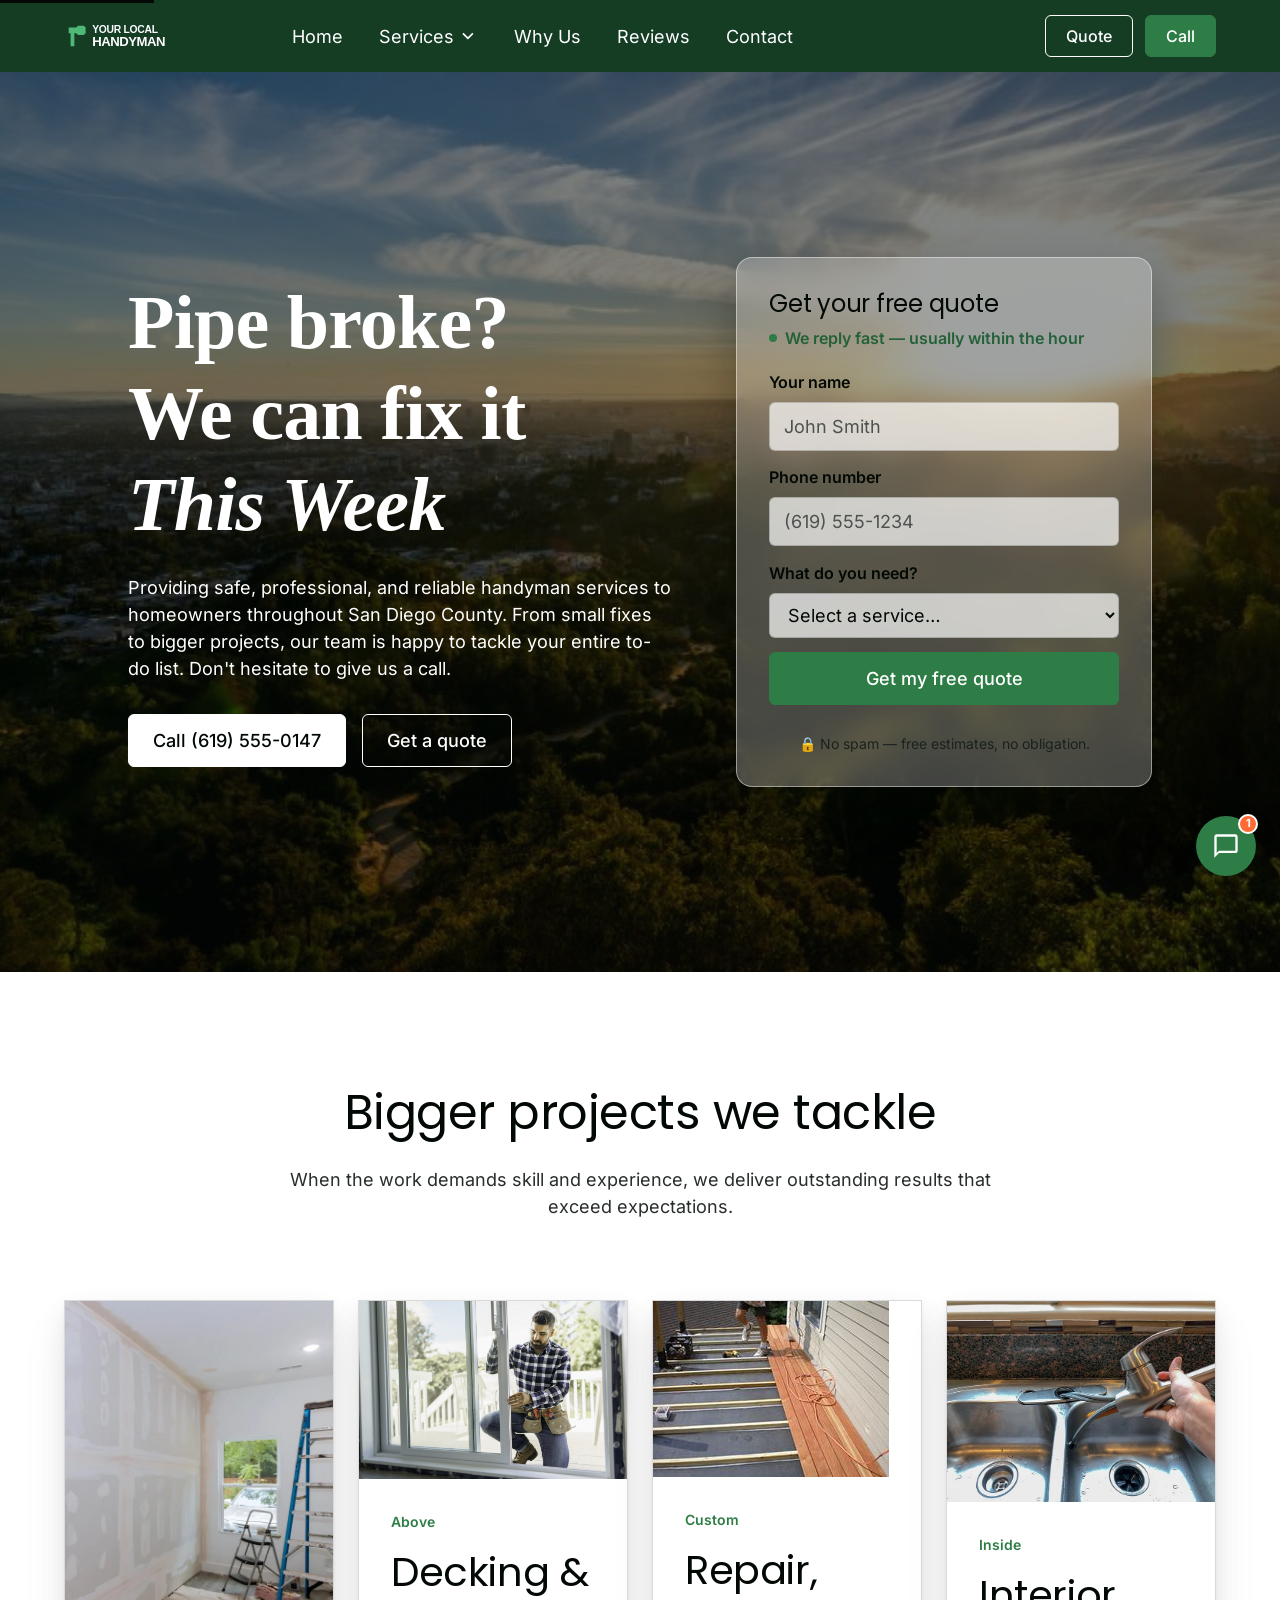
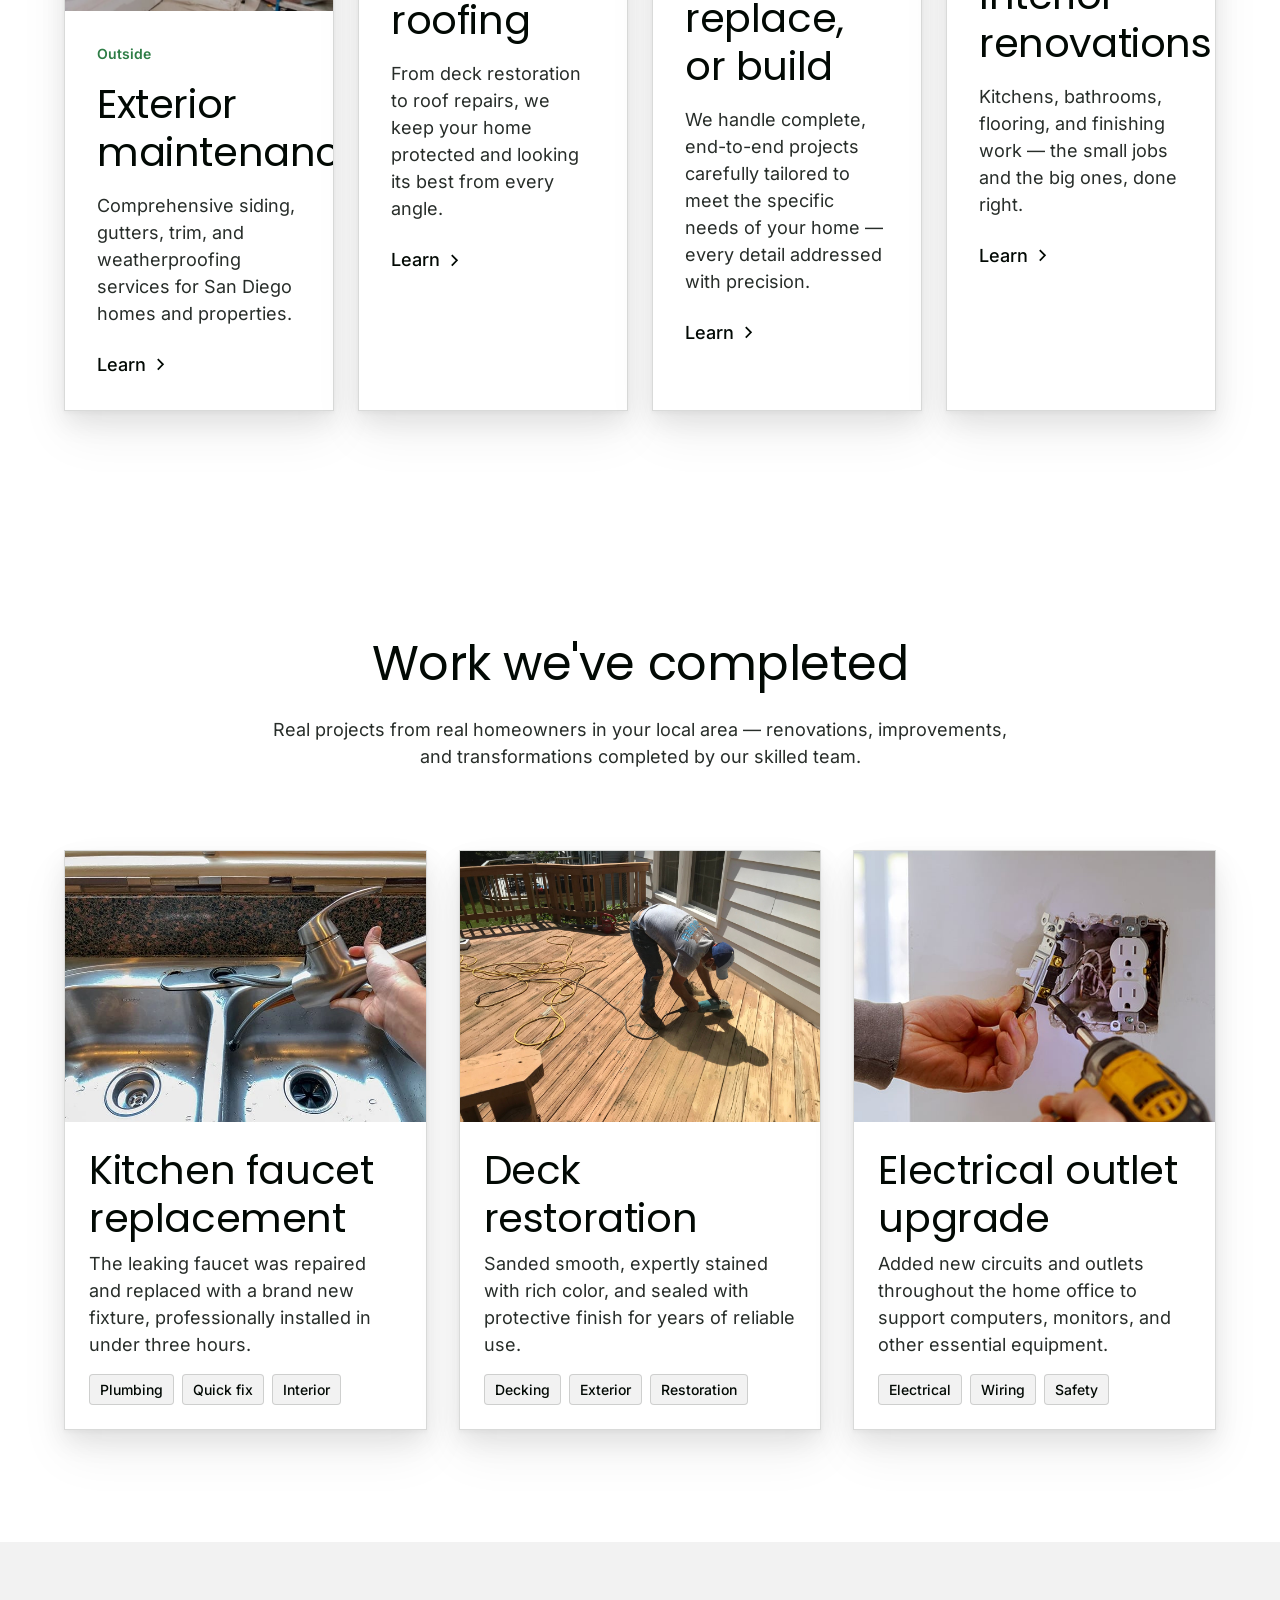
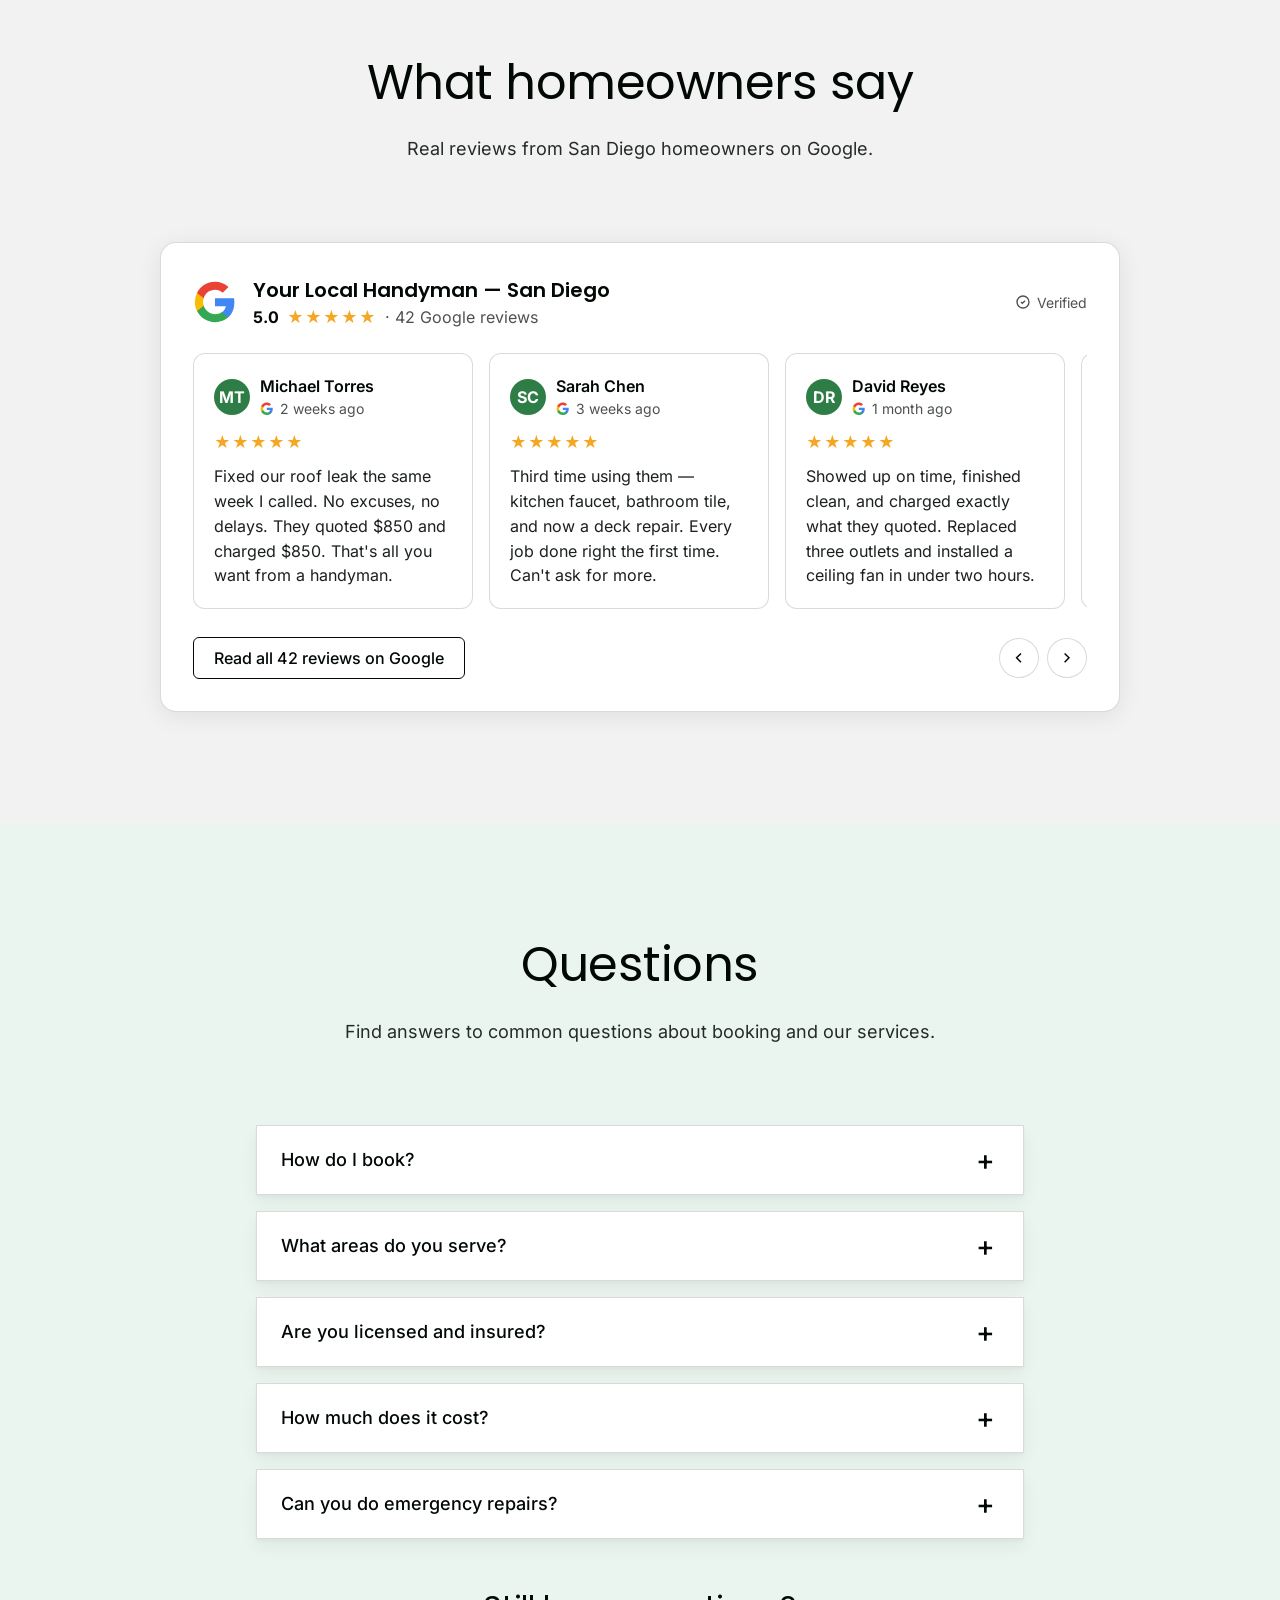
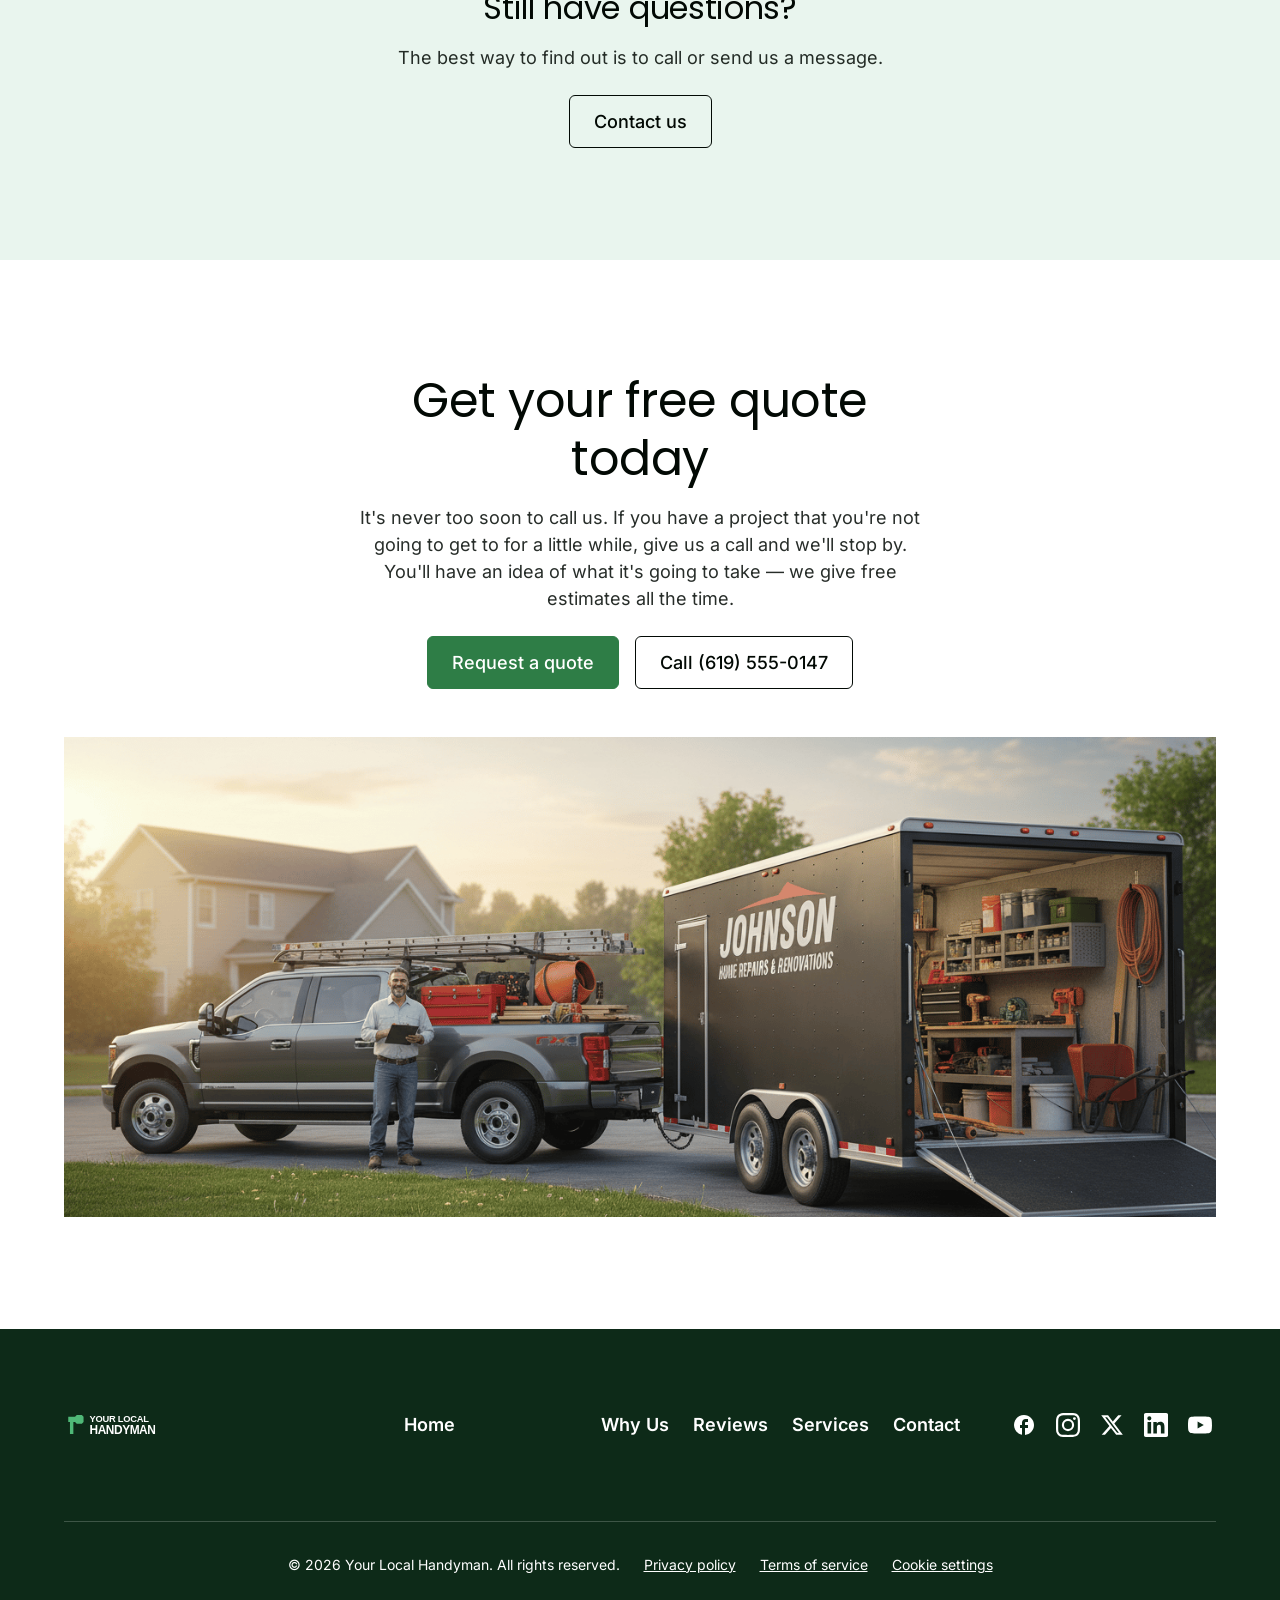
<file: index.html>
<!DOCTYPE html>
<html lang="en">
<head>
  <meta charset="UTF-8" />
  <meta name="viewport" content="width=device-width, initial-scale=1.0" />

  <!-- ============================================================
       PRIMARY META — edit per page
       ============================================================ -->
  <title>Your Local Handyman — Home Repairs & Handyman Services in San Diego</title>
  <meta name="description" content="Professional handyman services in San Diego: repairs, painting, flooring, carpentry, doors & windows, and safety upgrades. Licensed, insured, and reliable. Free quotes — call (619) 555-0147." />
  <meta name="keywords" content="handyman San Diego, home repair, handyman services, painting, flooring, carpentry, doors and windows, safety modifications, licensed handyman" />
  <meta name="author" content="Your Local Handyman" />
  <link rel="canonical" href="https://yourlocalhandyman.com/" />

  <!-- ============================================================
       OPEN GRAPH / TWITTER — for social sharing
       ============================================================ -->
  <meta property="og:type" content="website" />
  <meta property="og:site_name" content="Your Local Handyman" />
  <meta property="og:url" content="https://yourlocalhandyman.com/" />
  <meta property="og:title" content="Your Local Handyman — Home Repairs in San Diego" />
  <meta property="og:description" content="Licensed, insured handyman services across San Diego. Repairs, painting, flooring, carpentry, doors & windows, safety upgrades." />
  <meta property="og:image" content="https://yourlocalhandyman.com/images/home-hero-header-section.jpg" />
  <meta property="og:locale" content="en_US" />
  <meta name="twitter:card" content="summary_large_image" />
  <meta name="twitter:title" content="Your Local Handyman — Home Repairs in San Diego" />
  <meta name="twitter:description" content="Licensed, insured handyman services across San Diego." />
  <meta name="twitter:image" content="https://yourlocalhandyman.com/images/home-hero-header-section.jpg" />

  <meta name="robots" content="index, follow, max-image-preview:large, max-snippet:-1" />
  <meta name="theme-color" content="#143D24" />

  <link rel="icon" type="image/svg+xml" href="logo/logo-light.svg" />
  <link rel="stylesheet" href="css/styles.css" />
  <link rel="stylesheet" href="css/widgets.css" />

  <!-- ============================================================
       STRUCTURED DATA — LocalBusiness + WebSite
       Helps Google + AI assistants (ChatGPT, Perplexity, Gemini)
       understand who you are, what you do, where you're located.
       ============================================================ -->
  <script type="application/ld+json">
  {
    "@context": "https://schema.org",
    "@type": "HomeAndConstructionBusiness",
    "name": "Your Local Handyman",
    "description": "Professional handyman services in San Diego including repairs, painting, flooring, carpentry, doors & windows, and safety modifications.",
    "url": "https://yourlocalhandyman.com",
    "logo": "https://yourlocalhandyman.com/logo/logo-light.svg",
    "image": "https://yourlocalhandyman.com/images/home-hero-header-section.jpg",
    "telephone": "+1-619-555-0147",
    "email": "hello@yourlocalhandyman.com",
    "priceRange": "$$",
    "address": {
      "@type": "PostalAddress",
      "addressLocality": "San Diego",
      "addressRegion": "CA",
      "addressCountry": "US"
    },
    "areaServed": {
      "@type": "City",
      "name": "San Diego"
    },
    "openingHoursSpecification": [{
      "@type": "OpeningHoursSpecification",
      "dayOfWeek": ["Monday","Tuesday","Wednesday","Thursday","Friday","Saturday"],
      "opens": "07:00",
      "closes": "18:00"
    }],
    "sameAs": [],
    "hasOfferCatalog": {
      "@type": "OfferCatalog",
      "name": "Handyman Services",
      "itemListElement": [
        { "@type": "Offer", "itemOffered": { "@type": "Service", "name": "Repairs", "url": "https://yourlocalhandyman.com/repair.html" } },
        { "@type": "Offer", "itemOffered": { "@type": "Service", "name": "Painting", "url": "https://yourlocalhandyman.com/painting.html" } },
        { "@type": "Offer", "itemOffered": { "@type": "Service", "name": "Flooring", "url": "https://yourlocalhandyman.com/flooring.html" } },
        { "@type": "Offer", "itemOffered": { "@type": "Service", "name": "Carpentry", "url": "https://yourlocalhandyman.com/carpentry.html" } },
        { "@type": "Offer", "itemOffered": { "@type": "Service", "name": "Doors & Windows", "url": "https://yourlocalhandyman.com/doors-and-windows.html" } },
        { "@type": "Offer", "itemOffered": { "@type": "Service", "name": "Safety & Mobility", "url": "https://yourlocalhandyman.com/safety-and-mobility.html" } }
      ]
    },
    "aggregateRating": {
      "@type": "AggregateRating",
      "ratingValue": "5.0",
      "reviewCount": "42"
    }
  }
  </script>
    <!-- Google tag (gtag.js) -->
    <script async src="https://www.googletagmanager.com/gtag/js?id=G-8PBX5E0LYB"></script>
    <script>
      window.dataLayer = window.dataLayer || [];
      function gtag(){dataLayer.push(arguments);}
      gtag('js', new Date());

      gtag('config', 'G-8PBX5E0LYB');
    </script>
</head>

<body>
<a class="skip-link" href="#main">Skip to content</a>

<!-- ============================================================
     NAVBAR — IDENTICAL on every page
     If you change links here, update them on every .html file.
     ============================================================ -->
<header class="navbar scheme-4">
  <nav class="container navbar-inner" aria-label="Primary">
    <a href="index.html" class="navbar-logo" aria-label="Your Local Handyman — Home">
      <img src="logo/logo-dark.svg" alt="Your Local Handyman" />
    </a>

    <div class="navbar-links">
      <a href="index.html">Home</a>
      <div class="dropdown" data-open="false">
        <button class="dropdown-trigger" aria-haspopup="true" aria-expanded="false">
          Services
          <svg viewBox="0 0 24 24" fill="none" stroke="currentColor" stroke-width="2" aria-hidden="true"><path d="M6 9l6 6 6-6"/></svg>
        </button>
        <div class="dropdown-menu" role="menu">
          <a href="repair.html">Repair</a>
          <a href="painting.html">Painting</a>
          <a href="flooring.html">Flooring</a>
          <a href="carpentry.html">Carpentry</a>
          <a href="doors-and-windows.html">Doors & Windows</a>
          <a href="safety-and-mobility.html">Safety & Mobility</a>
        </div>
      </div>
      <a href="choose-us.html">Why Us</a>
      <a href="reviews.html">Reviews</a>
      <a href="contact.html">Contact</a>
    </div>

    <div class="navbar-actions">
      <a href="contact.html" class="btn btn-sm btn-secondary">Quote</a>
      <a href="tel:+16195550147" class="btn btn-sm btn-primary">Call</a>
    </div>

    <button class="navbar-toggle" aria-label="Toggle menu" aria-expanded="false">
      <span></span><span></span><span></span>
    </button>
  </nav>

  <!-- Mobile drawer -->
  <div class="navbar-mobile" aria-label="Mobile navigation">
    <a href="index.html">Home</a>
    <div class="dropdown" data-open="false">
      <button class="dropdown-trigger" aria-haspopup="true" aria-expanded="false">
        Services
        <svg viewBox="0 0 24 24" fill="none" stroke="currentColor" stroke-width="2" aria-hidden="true"><path d="M6 9l6 6 6-6"/></svg>
      </button>
      <div class="dropdown-menu" role="menu">
        <a href="repair.html">Repair</a>
        <a href="painting.html">Painting</a>
        <a href="flooring.html">Flooring</a>
        <a href="carpentry.html">Carpentry</a>
        <a href="doors-and-windows.html">Doors & Windows</a>
        <a href="safety-and-mobility.html">Safety & Mobility</a>
      </div>
    </div>
    <a href="choose-us.html">Why Us</a>
    <a href="reviews.html">Reviews</a>
    <a href="contact.html">Contact</a>
    <div class="navbar-actions">
      <a href="contact.html" class="btn btn-secondary">Quote</a>
      <a href="tel:+16195550147" class="btn btn-primary">Call</a>
    </div>
  </div>
</header>

<main id="main">

  <!-- ============================================================
       HERO — scheme 1 + full-bleed image w/ dark overlay
       ============================================================ -->
  <section class="hero scheme-1 hero--lead" aria-label="Hero">
    <div class="container hero-inner">
      <div class="hero-content">
        <h1 class="font-bold" style="font-family: Georgia, 'Times New Roman', Times, serif; font-size: clamp(3.5rem, 6.5vw, 4.75rem); font-weight: 900;">Pipe broke?<br>We can fix it<br><em>This Week</em></h1>
        <p class="mt-4">Providing safe, professional, and reliable handyman services to homeowners throughout San Diego County. From small fixes to bigger projects, our team is happy to tackle your entire to-do list. Don't hesitate to give us a call.</p>
        <div class="actions">
          <a href="tel:+16195550147" class="btn btn-alternate">Call (619) 555-0147</a>
          <a href="contact.html" class="btn btn-secondary-alt">Get a quote</a>
        </div>
      </div>

      <!-- Lead-capture hero form (translucent / 50% see-through card) -->
      <div class="hero-form-wrap">
        <div class="hero-form" id="heroForm">
          <div class="hero-form__head">
            <h2>Get your free quote</h2>
            <span class="hero-form__speed">We reply fast — usually within the hour</span>
          </div>
          <form class="form-grid" name="hero-quote" method="POST" data-netlify="true" data-netlify-honeypot="bot-field" action="thank-you.html">
            <input type="hidden" name="form-name" value="hero-quote" />
            <p style="display:none;"><label>Don't fill this out: <input name="bot-field" /></label></p>
            <div class="field">
              <label class="label" for="hf-name">Your name</label>
              <input class="input" type="text" id="hf-name" name="name" placeholder="John Smith" required />
            </div>
            <div class="field">
              <label class="label" for="hf-phone">Phone number</label>
              <input class="input" type="tel" id="hf-phone" name="phone" placeholder="(619) 555-1234" required />
            </div>
            <div class="field">
              <label class="label" for="hf-service">What do you need?</label>
              <select class="select" id="hf-service" name="service" required>
                <option value="" disabled selected>Select a service…</option>
                <option value="repair">General repair</option>
                <option value="painting">Painting</option>
                <option value="flooring">Flooring</option>
                <option value="carpentry">Carpentry</option>
                <option value="doors-windows">Doors &amp; windows</option>
                <option value="safety">Safety &amp; mobility</option>
                <option value="other">Other / not sure</option>
              </select>
            </div>
            <button type="submit" class="btn btn-primary">Get my free quote</button>
            <p class="hero-form__note">🔒 No spam — free estimates, no obligation.</p>
          </form>
        </div>
      </div>
    </div>
    <div class="hero-bg">
      <img src="images/home-hero-header-section.jpg" alt="Handyman professional working on home repair" loading="eager" fetchpriority="high" />
    </div>
  </section>

  <!-- ============================================================
       FEATURES — scheme 2, three project categories
       ============================================================ -->
  <section class="section scheme-2" aria-labelledby="bigger-projects-title">
    <div class="container">
      <div class="section-title">
        <h2 id="bigger-projects-title" class="font-bold">Bigger projects we tackle</h2>
        <p class="muted">When the work demands skill and experience, we deliver outstanding results that exceed expectations.</p>
      </div>

      <div class="grid-4">
        <article class="card">
          <div class="img-wrap"><img src="images/home-features-list-section-0.jpg" alt="Exterior maintenance" loading="lazy" /></div>
          <div class="card-pad">
            <p class="text-small font-semibold mb-4" style="color: var(--color-science-blue);">Outside</p>
            <h3 class="font-bold mb-4">Exterior maintenance</h3>
            <p class="muted">Comprehensive siding, gutters, trim, and weatherproofing services for San Diego homes and properties.</p>
            <div class="mt-6"><a href="repair.html" class="btn-link">Learn <svg viewBox="0 0 24 24" fill="none" stroke="currentColor" stroke-width="2" aria-hidden="true"><path d="M9 6l6 6-6 6"/></svg></a></div>
          </div>
        </article>

        <article class="card">
          <div class="img-wrap"><img src="images/home-features-list-section-1.jpg" alt="Decking and roofing" loading="lazy" /></div>
          <div class="card-pad">
            <p class="text-small font-semibold mb-4" style="color: var(--color-science-blue);">Above</p>
            <h3 class="font-bold mb-4">Decking & roofing</h3>
            <p class="muted">From deck restoration to roof repairs, we keep your home protected and looking its best from every angle.</p>
            <div class="mt-6"><a href="carpentry.html" class="btn-link">Learn <svg viewBox="0 0 24 24" fill="none" stroke="currentColor" stroke-width="2" aria-hidden="true"><path d="M9 6l6 6-6 6"/></svg></a></div>
          </div>
        </article>

        <article class="card" style="grid-column: span 1;">
          <div class="img-wrap"><img src="images/home-features-list-section-2.jpg" alt="Repair, replace, or build from scratch" loading="lazy" /></div>
          <div class="card-pad">
            <p class="text-small font-semibold mb-4" style="color: var(--color-science-blue);">Custom</p>
            <h3 class="font-bold mb-4">Repair, replace, or build</h3>
            <p class="muted">We handle complete, end-to-end projects carefully tailored to meet the specific needs of your home — every detail addressed with precision.</p>
            <div class="mt-6"><a href="carpentry.html" class="btn-link">Learn <svg viewBox="0 0 24 24" fill="none" stroke="currentColor" stroke-width="2" aria-hidden="true"><path d="M9 6l6 6-6 6"/></svg></a></div>
          </div>
        </article>

        <article class="card">
          <div class="img-wrap"><img src="images/home-project-list-section-0.jpg" alt="Interior renovations" loading="lazy" /></div>
          <div class="card-pad">
            <p class="text-small font-semibold mb-4" style="color: var(--color-science-blue);">Inside</p>
            <h3 class="font-bold mb-4">Interior renovations</h3>
            <p class="muted">Kitchens, bathrooms, flooring, and finishing work — the small jobs and the big ones, done right.</p>
            <div class="mt-6"><a href="flooring.html" class="btn-link">Learn <svg viewBox="0 0 24 24" fill="none" stroke="currentColor" stroke-width="2" aria-hidden="true"><path d="M9 6l6 6-6 6"/></svg></a></div>
          </div>
        </article>
      </div>
    </div>
  </section>

  <!-- ============================================================
       PROJECT LIST — scheme 2, 3 cards w/ badges
       ============================================================ -->
  <section class="section scheme-2" aria-labelledby="projects-title">
    <div class="container">
      <div class="section-title">
        <h2 id="projects-title" class="font-bold">Work we've completed</h2>
        <p class="muted">Real projects from real homeowners in your local area — renovations, improvements, and transformations completed by our skilled team.</p>
      </div>

      <div class="grid-3">
        <article class="card project-card">
          <div class="img-wrap"><img src="images/home-project-list-section-0.jpg" alt="Kitchen faucet replacement" loading="lazy" /></div>
          <div class="pad">
            <h3 class="font-bold">Kitchen faucet replacement</h3>
            <p class="muted">The leaking faucet was repaired and replaced with a brand new fixture, professionally installed in under three hours.</p>
            <div class="tags">
              <span class="badge">Plumbing</span>
              <span class="badge">Quick fix</span>
              <span class="badge">Interior</span>
            </div>
          </div>
        </article>

        <article class="card project-card">
          <div class="img-wrap"><img src="images/home-project-list-section-1.jpg" alt="Deck restoration" loading="lazy" /></div>
          <div class="pad">
            <h3 class="font-bold">Deck restoration</h3>
            <p class="muted">Sanded smooth, expertly stained with rich color, and sealed with protective finish for years of reliable use.</p>
            <div class="tags">
              <span class="badge">Decking</span>
              <span class="badge">Exterior</span>
              <span class="badge">Restoration</span>
            </div>
          </div>
        </article>

        <article class="card project-card">
          <div class="img-wrap"><img src="images/home-project-list-section-2.jpg" alt="Electrical outlet upgrade" loading="lazy" /></div>
          <div class="pad">
            <h3 class="font-bold">Electrical outlet upgrade</h3>
            <p class="muted">Added new circuits and outlets throughout the home office to support computers, monitors, and other essential equipment.</p>
            <div class="tags">
              <span class="badge">Electrical</span>
              <span class="badge">Wiring</span>
              <span class="badge">Safety</span>
            </div>
          </div>
        </article>
      </div>
    </div>
  </section>

  <!-- ============================================================
       GOOGLE REVIEWS — live carousel (replaces static reviews)
       ============================================================ -->
  <section class="section scheme-3" aria-labelledby="reviews-title">
    <div class="container">
      <div class="section-title">
        <h2 id="reviews-title" class="font-bold">What homeowners say</h2>
        <p class="muted">Real reviews from San Diego homeowners on Google.</p>
      </div>

      <div class="greviews">
        <div class="greviews__card">
          <div class="greviews__head">
            <svg class="greviews__glogo" viewBox="0 0 48 48" aria-hidden="true"><path fill="#4285F4" d="M45.12 24.5c0-1.56-.14-3.06-.4-4.5H24v8.51h11.84c-.51 2.75-2.06 5.08-4.39 6.64v5.52h7.11c4.16-3.83 6.56-9.47 6.56-16.17z"/><path fill="#34A853" d="M24 46c5.94 0 10.92-1.97 14.56-5.33l-7.11-5.52c-1.97 1.32-4.49 2.1-7.45 2.1-5.73 0-10.58-3.87-12.31-9.07H4.34v5.7C7.96 41.07 15.4 46 24 46z"/><path fill="#FBBC05" d="M11.69 28.18C11.25 26.86 11 25.45 11 24s.25-2.86.69-4.18v-5.7H4.34A21.99 21.99 0 0 0 2 24c0 3.55.85 6.91 2.34 9.88l7.35-5.7z"/><path fill="#EA4335" d="M24 10.75c3.23 0 6.13 1.11 8.41 3.29l6.31-6.31C34.91 4.18 29.93 2 24 2 15.4 2 7.96 6.93 4.34 14.12l7.35 5.7c1.73-5.2 6.58-9.07 12.31-9.07z"/></svg>
          <div class="greviews__head-info">
            <div class="greviews__biz">Your Local Handyman — San Diego</div>
            <div class="greviews__rating">
              <span class="greviews__rating-num">5.0</span>
              <span class="greviews__stars" aria-label="5 out of 5">★★★★★</span>
              <span>· 42 Google reviews</span>
            </div>
          </div>
          <span class="greviews__verified">
            <svg viewBox="0 0 24 24" width="16" height="16" fill="none" stroke="currentColor" stroke-width="2" aria-hidden="true"><path d="M9 12l2 2 4-4"/><circle cx="12" cy="12" r="9"/></svg>
            Verified
          </span>
          </div>

          <div class="greviews__track" id="greviewTrack">
            <article class="greview">
              <div class="greview__top">
                <div class="greview__avatar">MT</div>
                <div>
                  <div class="greview__name">Michael Torres</div>
                  <div class="greview__meta"><svg class="greview__gicon" viewBox="0 0 48 48" aria-hidden="true"><path fill="#4285F4" d="M45.12 24.5c0-1.56-.14-3.06-.4-4.5H24v8.51h11.84c-.51 2.75-2.06 5.08-4.39 6.64v5.52h7.11c4.16-3.83 6.56-9.47 6.56-16.17z"/><path fill="#34A853" d="M24 46c5.94 0 10.92-1.97 14.56-5.33l-7.11-5.52c-1.97 1.32-4.49 2.1-7.45 2.1-5.73 0-10.58-3.87-12.31-9.07H4.34v5.7C7.96 41.07 15.4 46 24 46z"/><path fill="#FBBC05" d="M11.69 28.18C11.25 26.86 11 25.45 11 24s.25-2.86.69-4.18v-5.7H4.34A21.99 21.99 0 0 0 2 24c0 3.55.85 6.91 2.34 9.88l7.35-5.7z"/><path fill="#EA4335" d="M24 10.75c3.23 0 6.13 1.11 8.41 3.29l6.31-6.31C34.91 4.18 29.93 2 24 2 15.4 2 7.96 6.93 4.34 14.12l7.35 5.7c1.73-5.2 6.58-9.07 12.31-9.07z"/></svg> 2 weeks ago</div>
                </div>
              </div>
              <div class="greview__stars">★★★★★</div>
              <p class="greview__text">Fixed our roof leak the same week I called. No excuses, no delays. They quoted $850 and charged $850. That's all you want from a handyman.</p>
            </article>
            <article class="greview">
              <div class="greview__top">
                <div class="greview__avatar">SC</div>
                <div>
                  <div class="greview__name">Sarah Chen</div>
                  <div class="greview__meta"><svg class="greview__gicon" viewBox="0 0 48 48" aria-hidden="true"><path fill="#4285F4" d="M45.12 24.5c0-1.56-.14-3.06-.4-4.5H24v8.51h11.84c-.51 2.75-2.06 5.08-4.39 6.64v5.52h7.11c4.16-3.83 6.56-9.47 6.56-16.17z"/><path fill="#34A853" d="M24 46c5.94 0 10.92-1.97 14.56-5.33l-7.11-5.52c-1.97 1.32-4.49 2.1-7.45 2.1-5.73 0-10.58-3.87-12.31-9.07H4.34v5.7C7.96 41.07 15.4 46 24 46z"/><path fill="#FBBC05" d="M11.69 28.18C11.25 26.86 11 25.45 11 24s.25-2.86.69-4.18v-5.7H4.34A21.99 21.99 0 0 0 2 24c0 3.55.85 6.91 2.34 9.88l7.35-5.7z"/><path fill="#EA4335" d="M24 10.75c3.23 0 6.13 1.11 8.41 3.29l6.31-6.31C34.91 4.18 29.93 2 24 2 15.4 2 7.96 6.93 4.34 14.12l7.35 5.7c1.73-5.2 6.58-9.07 12.31-9.07z"/></svg> 3 weeks ago</div>
                </div>
              </div>
              <div class="greview__stars">★★★★★</div>
              <p class="greview__text">Third time using them — kitchen faucet, bathroom tile, and now a deck repair. Every job done right the first time. Can't ask for more.</p>
            </article>
            <article class="greview">
              <div class="greview__top">
                <div class="greview__avatar">DR</div>
                <div>
                  <div class="greview__name">David Reyes</div>
                  <div class="greview__meta"><svg class="greview__gicon" viewBox="0 0 48 48" aria-hidden="true"><path fill="#4285F4" d="M45.12 24.5c0-1.56-.14-3.06-.4-4.5H24v8.51h11.84c-.51 2.75-2.06 5.08-4.39 6.64v5.52h7.11c4.16-3.83 6.56-9.47 6.56-16.17z"/><path fill="#34A853" d="M24 46c5.94 0 10.92-1.97 14.56-5.33l-7.11-5.52c-1.97 1.32-4.49 2.1-7.45 2.1-5.73 0-10.58-3.87-12.31-9.07H4.34v5.7C7.96 41.07 15.4 46 24 46z"/><path fill="#FBBC05" d="M11.69 28.18C11.25 26.86 11 25.45 11 24s.25-2.86.69-4.18v-5.7H4.34A21.99 21.99 0 0 0 2 24c0 3.55.85 6.91 2.34 9.88l7.35-5.7z"/><path fill="#EA4335" d="M24 10.75c3.23 0 6.13 1.11 8.41 3.29l6.31-6.31C34.91 4.18 29.93 2 24 2 15.4 2 7.96 6.93 4.34 14.12l7.35 5.7c1.73-5.2 6.58-9.07 12.31-9.07z"/></svg> 1 month ago</div>
                </div>
              </div>
              <div class="greview__stars">★★★★★</div>
              <p class="greview__text">Showed up on time, finished clean, and charged exactly what they quoted. Replaced three outlets and installed a ceiling fan in under two hours.</p>
            </article>
            <article class="greview">
              <div class="greview__top">
                <div class="greview__avatar">PN</div>
                <div>
                  <div class="greview__name">Patricia Nguyen</div>
                  <div class="greview__meta"><svg class="greview__gicon" viewBox="0 0 48 48" aria-hidden="true"><path fill="#4285F4" d="M45.12 24.5c0-1.56-.14-3.06-.4-4.5H24v8.51h11.84c-.51 2.75-2.06 5.08-4.39 6.64v5.52h7.11c4.16-3.83 6.56-9.47 6.56-16.17z"/><path fill="#34A853" d="M24 46c5.94 0 10.92-1.97 14.56-5.33l-7.11-5.52c-1.97 1.32-4.49 2.1-7.45 2.1-5.73 0-10.58-3.87-12.31-9.07H4.34v5.7C7.96 41.07 15.4 46 24 46z"/><path fill="#FBBC05" d="M11.69 28.18C11.25 26.86 11 25.45 11 24s.25-2.86.69-4.18v-5.7H4.34A21.99 21.99 0 0 0 2 24c0 3.55.85 6.91 2.34 9.88l7.35-5.7z"/><path fill="#EA4335" d="M24 10.75c3.23 0 6.13 1.11 8.41 3.29l6.31-6.31C34.91 4.18 29.93 2 24 2 15.4 2 7.96 6.93 4.34 14.12l7.35 5.7c1.73-5.2 6.58-9.07 12.31-9.07z"/></svg> 1 month ago</div>
                </div>
              </div>
              <div class="greview__stars">★★★★★</div>
              <p class="greview__text">They walked through the entire project before starting. No surprises, no hidden costs. Our bathroom looks brand new. Highly recommend.</p>
            </article>
            <article class="greview">
              <div class="greview__top">
                <div class="greview__avatar">JM</div>
                <div>
                  <div class="greview__name">James Mitchell</div>
                  <div class="greview__meta"><svg class="greview__gicon" viewBox="0 0 48 48" aria-hidden="true"><path fill="#4285F4" d="M45.12 24.5c0-1.56-.14-3.06-.4-4.5H24v8.51h11.84c-.51 2.75-2.06 5.08-4.39 6.64v5.52h7.11c4.16-3.83 6.56-9.47 6.56-16.17z"/><path fill="#34A853" d="M24 46c5.94 0 10.92-1.97 14.56-5.33l-7.11-5.52c-1.97 1.32-4.49 2.1-7.45 2.1-5.73 0-10.58-3.87-12.31-9.07H4.34v5.7C7.96 41.07 15.4 46 24 46z"/><path fill="#FBBC05" d="M11.69 28.18C11.25 26.86 11 25.45 11 24s.25-2.86.69-4.18v-5.7H4.34A21.99 21.99 0 0 0 2 24c0 3.55.85 6.91 2.34 9.88l7.35-5.7z"/><path fill="#EA4335" d="M24 10.75c3.23 0 6.13 1.11 8.41 3.29l6.31-6.31C34.91 4.18 29.93 2 24 2 15.4 2 7.96 6.93 4.34 14.12l7.35 5.7c1.73-5.2 6.58-9.07 12.31-9.07z"/></svg> 6 weeks ago</div>
                </div>
              </div>
              <div class="greview__stars">★★★★★</div>
              <p class="greview__text">Great deck restoration — sanded, stained, and sealed, looks amazing. Fair price and finished a day ahead of schedule. Will use again.</p>
            </article>
            <article class="greview">
              <div class="greview__top">
                <div class="greview__avatar">LV</div>
                <div>
                  <div class="greview__name">Linda Vasquez</div>
                  <div class="greview__meta"><svg class="greview__gicon" viewBox="0 0 48 48" aria-hidden="true"><path fill="#4285F4" d="M45.12 24.5c0-1.56-.14-3.06-.4-4.5H24v8.51h11.84c-.51 2.75-2.06 5.08-4.39 6.64v5.52h7.11c4.16-3.83 6.56-9.47 6.56-16.17z"/><path fill="#34A853" d="M24 46c5.94 0 10.92-1.97 14.56-5.33l-7.11-5.52c-1.97 1.32-4.49 2.1-7.45 2.1-5.73 0-10.58-3.87-12.31-9.07H4.34v5.7C7.96 41.07 15.4 46 24 46z"/><path fill="#FBBC05" d="M11.69 28.18C11.25 26.86 11 25.45 11 24s.25-2.86.69-4.18v-5.7H4.34A21.99 21.99 0 0 0 2 24c0 3.55.85 6.91 2.34 9.88l7.35-5.7z"/><path fill="#EA4335" d="M24 10.75c3.23 0 6.13 1.11 8.41 3.29l6.31-6.31C34.91 4.18 29.93 2 24 2 15.4 2 7.96 6.93 4.34 14.12l7.35 5.7c1.73-5.2 6.58-9.07 12.31-9.07z"/></svg> 2 months ago</div>
                </div>
              </div>
              <div class="greview__stars">★★★★★</div>
              <p class="greview__text">They installed grab bars and a walk-in shower for my mom. Patient, careful, and the work looks great. Treated her home with real respect.</p>
            </article>
          </div>

          <div class="greviews__foot">
            <a class="btn btn-secondary btn-sm" href="https://www.google.com/maps" target="_blank" rel="noopener">Read all 42 reviews on Google</a>
            <div class="greviews__nav">
              <button type="button" aria-label="Previous reviews" onclick="gReviewScroll(-1)"><svg viewBox="0 0 24 24" fill="none" stroke="currentColor" stroke-width="2"><path d="M15 6l-6 6 6 6"/></svg></button>
              <button type="button" aria-label="Next reviews" onclick="gReviewScroll(1)"><svg viewBox="0 0 24 24" fill="none" stroke="currentColor" stroke-width="2"><path d="M9 6l6 6-6 6"/></svg></button>
            </div>
          </div>
        </div>
      </div>
    </div>
  </section>

  <script>
    function gReviewScroll(dir){
      var t = document.getElementById('greviewTrack');
      if (t) t.scrollBy({ left: dir * 296, behavior: 'smooth' });
    }
  </script>

<!-- ============================================================
       FAQ — scheme 1, accordion
       ============================================================ -->
  <section class="section scheme-1" aria-labelledby="faq-title">
    <div class="container" style="max-width: 48rem;">
      <div class="section-title">
        <h2 id="faq-title" class="font-bold">Questions</h2>
        <p class="muted">Find answers to common questions about booking and our services.</p>
      </div>

      <div class="accordion" data-type="multiple">
        <article class="accordion-item" data-state="closed">
          <button class="accordion-trigger" aria-expanded="false">How do I book?<span class="icon" aria-hidden="true">+</span></button>
          <div class="accordion-content"><p>Call us at (619) 555-0147 or fill out the quote form on our contact page. We respond within hours and confirm your appointment time.</p></div>
        </article>
        <article class="accordion-item" data-state="closed">
          <button class="accordion-trigger" aria-expanded="false">What areas do you serve?<span class="icon" aria-hidden="true">+</span></button>
          <div class="accordion-content"><p>We cover all of San Diego County including downtown, North County, and East County neighborhoods. Call us with your zip code if you're not sure.</p></div>
        </article>
        <article class="accordion-item" data-state="closed">
          <button class="accordion-trigger" aria-expanded="false">Are you licensed and insured?<span class="icon" aria-hidden="true">+</span></button>
          <div class="accordion-content"><p>Yes. Every technician carries full licensing and insurance. We protect your home and our work with proper credentials.</p></div>
        </article>
        <article class="accordion-item" data-state="closed">
          <button class="accordion-trigger" aria-expanded="false">How much does it cost?<span class="icon" aria-hidden="true">+</span></button>
          <div class="accordion-content"><p>Pricing depends on the job. We offer free quotes so you know the cost before we start. No surprises, no hidden fees.</p></div>
        </article>
        <article class="accordion-item" data-state="closed">
          <button class="accordion-trigger" aria-expanded="false">Can you do emergency repairs?<span class="icon" aria-hidden="true">+</span></button>
          <div class="accordion-content"><p>We handle same-week service for most jobs. For urgent issues, call us directly and we'll do our best to fit you in quickly.</p></div>
        </article>
      </div>

      <div style="margin: 3rem auto 0; max-width: 32rem; text-align: center;">
        <h4 class="font-bold mb-4">Still have questions?</h4>
        <p class="muted">The best way to find out is to call or send us a message.</p>
        <div class="mt-6"><a href="contact.html" class="btn btn-secondary">Contact us</a></div>
      </div>
    </div>
  </section>

  <!-- ============================================================
       CTA — scheme 2, image below
       ============================================================ -->
  <section class="section scheme-2" aria-labelledby="cta-title">
    <div class="container cta-image-wrap">
      <div class="cta-copy">
        <h2 id="cta-title" class="font-bold">Get your free quote today</h2>
        <p class="muted mt-4">It's never too soon to call us. If you have a project that you're not going to get to for a little while, give us a call and we'll stop by. You'll have an idea of what it's going to take — we give free estimates all the time.</p>
        <div class="actions">
          <a href="contact.html" class="btn btn-primary">Request a quote</a>
          <a href="tel:+16195550147" class="btn btn-secondary">Call (619) 555-0147</a>
        </div>
      </div>
      <div class="cta-image">
        <img src="images/home-cta-section.png" alt="Local handyman team ready to help" loading="lazy" />
      </div>
    </div>
  </section>
</main>

<!-- ============================================================
     FOOTER — IDENTICAL on every page (scheme 5)
     ============================================================ -->
<footer class="footer scheme-5">
  <div class="container">
    <div class="footer-top">
      <a href="index.html" aria-label="Your Local Handyman — Home">
        <img src="logo/logo-dark.svg" alt="Your Local Handyman" />
      </a>
      <ul class="footer-nav">
        <li><a href="index.html">Home</a></li>
        <li><a href="choose-us.html">Why Us</a></li>
        <li><a href="reviews.html">Reviews</a></li>
        <li><a href="repair.html">Services</a></li>
        <li><a href="contact.html">Contact</a></li>
      </ul>
      <div class="footer-social" aria-label="Social media">
        <a href="#" aria-label="Facebook"><svg viewBox="0 0 24 24" fill="currentColor"><path d="M22 12c0-5.52-4.48-10-10-10S2 6.48 2 12c0 4.84 3.44 8.87 8 9.8V15H8v-3h2V9.5C10 7.57 11.57 6 13.5 6H16v3h-2c-.55 0-1 .45-1 1v2h3v3h-3v6.95c5.05-.5 9-4.76 9-9.95z"/></svg></a>
        <a href="#" aria-label="Instagram"><svg viewBox="0 0 24 24" fill="currentColor"><path d="M12 2.2c3.2 0 3.58.01 4.85.07 1.17.05 1.8.25 2.23.41.56.22.96.48 1.38.9.42.42.68.82.9 1.38.16.42.36 1.06.41 2.23.06 1.27.07 1.65.07 4.85s-.01 3.58-.07 4.85c-.05 1.17-.25 1.8-.41 2.23-.22.56-.48.96-.9 1.38-.42.42-.82.68-1.38.9-.42.16-1.06.36-2.23.41-1.27.06-1.65.07-4.85.07s-3.58-.01-4.85-.07c-1.17-.05-1.8-.25-2.23-.41-.56-.22-.96-.48-1.38-.9-.42-.42-.68-.82-.9-1.38-.16-.42-.36-1.06-.41-2.23C2.21 15.58 2.2 15.2 2.2 12s.01-3.58.07-4.85c.05-1.17.25-1.8.41-2.23.22-.56.48-.96.9-1.38.42-.42.82-.68 1.38-.9.42-.16 1.06-.36 2.23-.41C8.42 2.21 8.8 2.2 12 2.2zM12 0C8.74 0 8.33.01 7.05.07 5.78.13 4.9.34 4.14.63c-.79.31-1.46.72-2.13 1.39C1.34 2.68.93 3.35.62 4.14.34 4.9.13 5.78.07 7.05.01 8.33 0 8.74 0 12s.01 3.67.07 4.95c.06 1.27.27 2.15.56 2.91.31.79.72 1.46 1.39 2.13.67.67 1.34 1.08 2.13 1.39.76.29 1.64.5 2.91.56C8.33 23.99 8.74 24 12 24s3.67-.01 4.95-.07c1.27-.06 2.15-.27 2.91-.56.79-.31 1.46-.72 2.13-1.39.67-.67 1.08-1.34 1.39-2.13.29-.76.5-1.64.56-2.91.06-1.28.07-1.69.07-4.95s-.01-3.67-.07-4.95c-.06-1.27-.27-2.15-.56-2.91-.31-.79-.72-1.46-1.39-2.13C21.32 1.34 20.65.93 19.86.62 19.1.34 18.22.13 16.95.07 15.67.01 15.26 0 12 0zm0 5.84A6.16 6.16 0 1 0 12 18.16 6.16 6.16 0 0 0 12 5.84zm0 10.16a4 4 0 1 1 0-8 4 4 0 0 1 0 8zm6.41-11.85a1.44 1.44 0 1 0 0 2.88 1.44 1.44 0 0 0 0-2.88z"/></svg></a>
        <a href="#" aria-label="X (Twitter)"><svg viewBox="0 0 24 24" fill="currentColor"><path d="M18.244 2.25h3.308l-7.227 8.26 8.502 11.24H16.17l-5.214-6.817L4.99 21.75H1.68l7.73-8.835L1.254 2.25H8.08l4.713 6.231zm-1.161 17.52h1.833L7.084 4.126H5.117z"/></svg></a>
        <a href="#" aria-label="LinkedIn"><svg viewBox="0 0 24 24" fill="currentColor"><path d="M20.45 20.45h-3.56v-5.57c0-1.33-.03-3.04-1.85-3.04-1.85 0-2.14 1.45-2.14 2.94v5.67H9.34V9h3.42v1.56h.05c.48-.9 1.64-1.85 3.38-1.85 3.62 0 4.28 2.38 4.28 5.47v6.27zM5.34 7.43a2.06 2.06 0 1 1 0-4.12 2.06 2.06 0 0 1 0 4.12zM7.12 20.45H3.55V9h3.57v11.45zM22.23 0H1.77C.79 0 0 .77 0 1.72v20.56C0 23.23.79 24 1.77 24h20.46c.98 0 1.77-.77 1.77-1.72V1.72C24 .77 23.21 0 22.23 0z"/></svg></a>
        <a href="#" aria-label="YouTube"><svg viewBox="0 0 24 24" fill="currentColor"><path d="M23.5 6.2a3 3 0 0 0-2.1-2.1C19.5 3.6 12 3.6 12 3.6s-7.5 0-9.4.5A3 3 0 0 0 .5 6.2C0 8.1 0 12 0 12s0 3.9.5 5.8a3 3 0 0 0 2.1 2.1c1.9.5 9.4.5 9.4.5s7.5 0 9.4-.5a3 3 0 0 0 2.1-2.1c.5-1.9.5-5.8.5-5.8s0-3.9-.5-5.8zM9.6 15.6V8.4l6.2 3.6-6.2 3.6z"/></svg></a>
      </div>
    </div>
    <div class="footer-divider"></div>
    <div class="footer-bottom">
      <div class="legal">
        <p>© <span id="footer-year">2026</span> Your Local Handyman. All rights reserved.</p>
        <a href="#">Privacy policy</a>
        <a href="#">Terms of service</a>
        <a href="#">Cookie settings</a>
      </div>
    </div>
  </div>
</footer>

<script src="js/site-widgets.js" defer></script>
<script src="js/site.js" defer></script>
<script>document.getElementById("footer-year").textContent = new Date().getFullYear();</script>
</body>
</html>
</file>
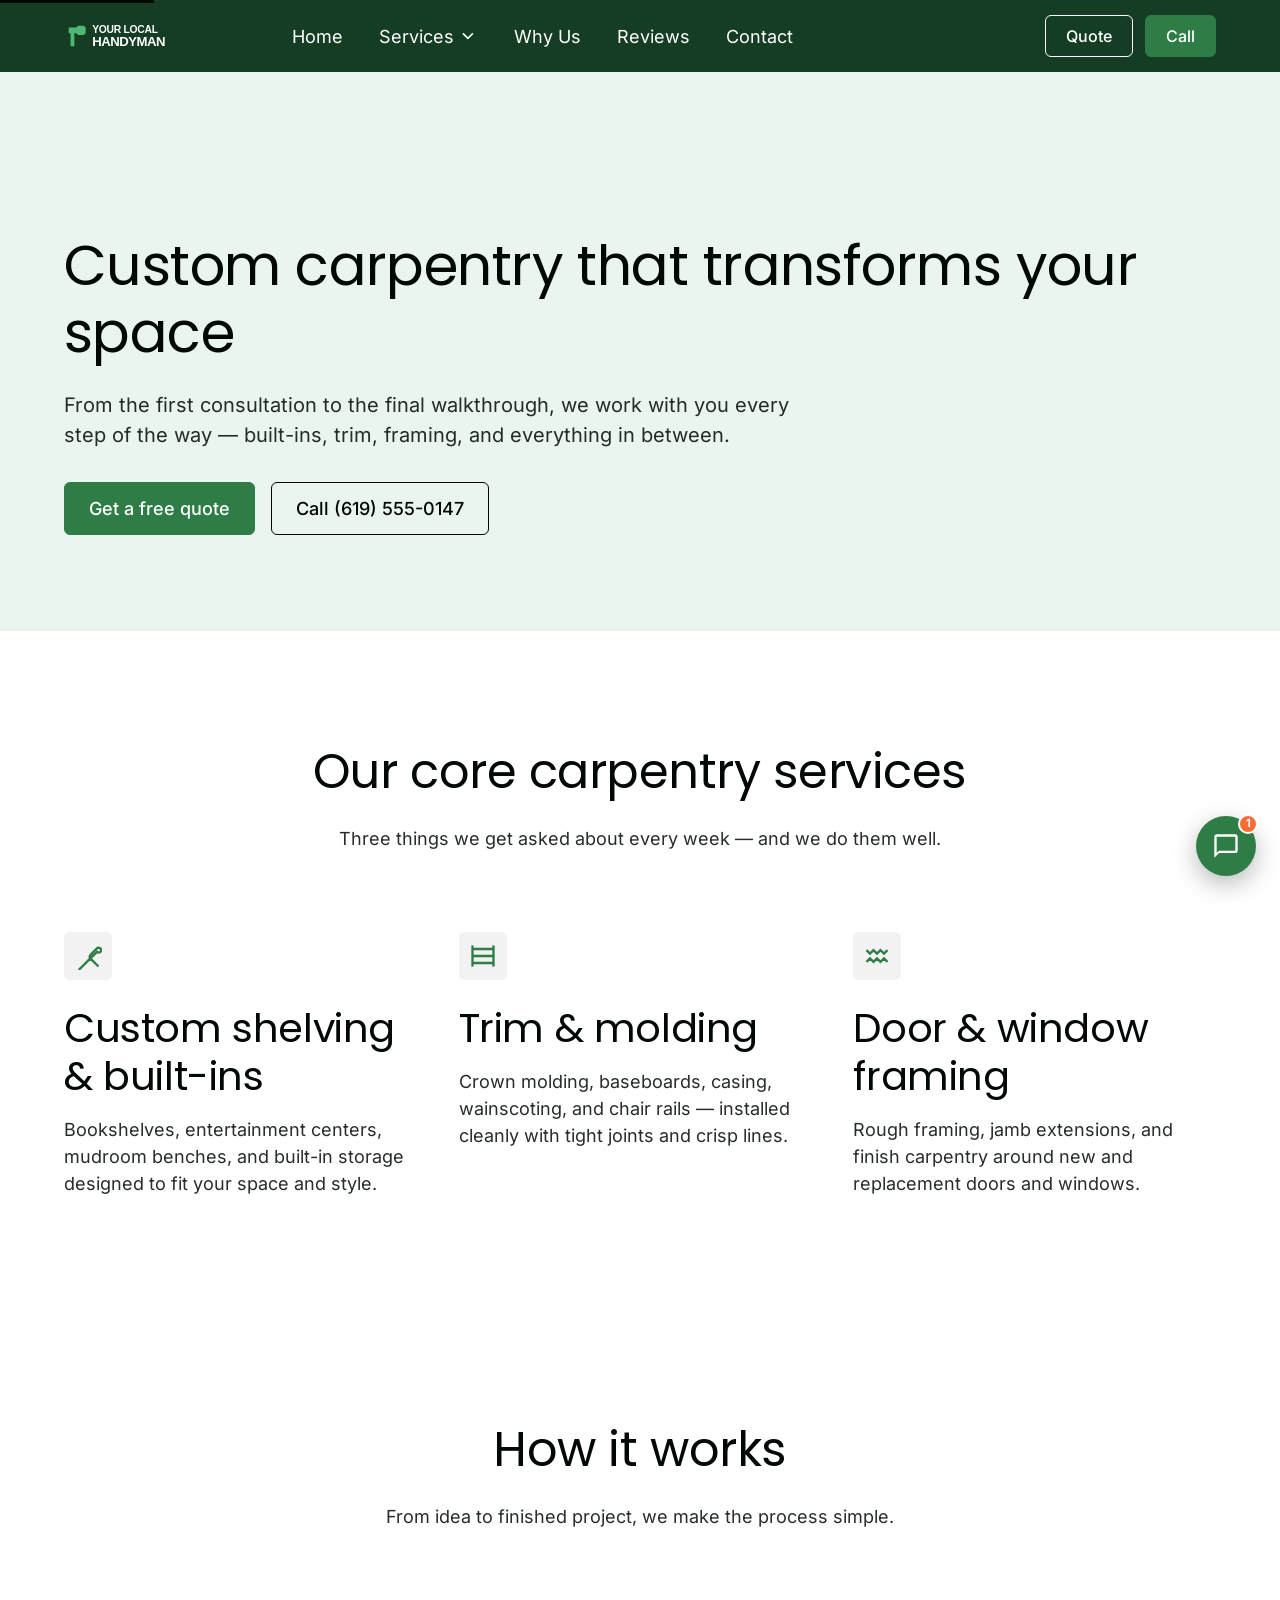
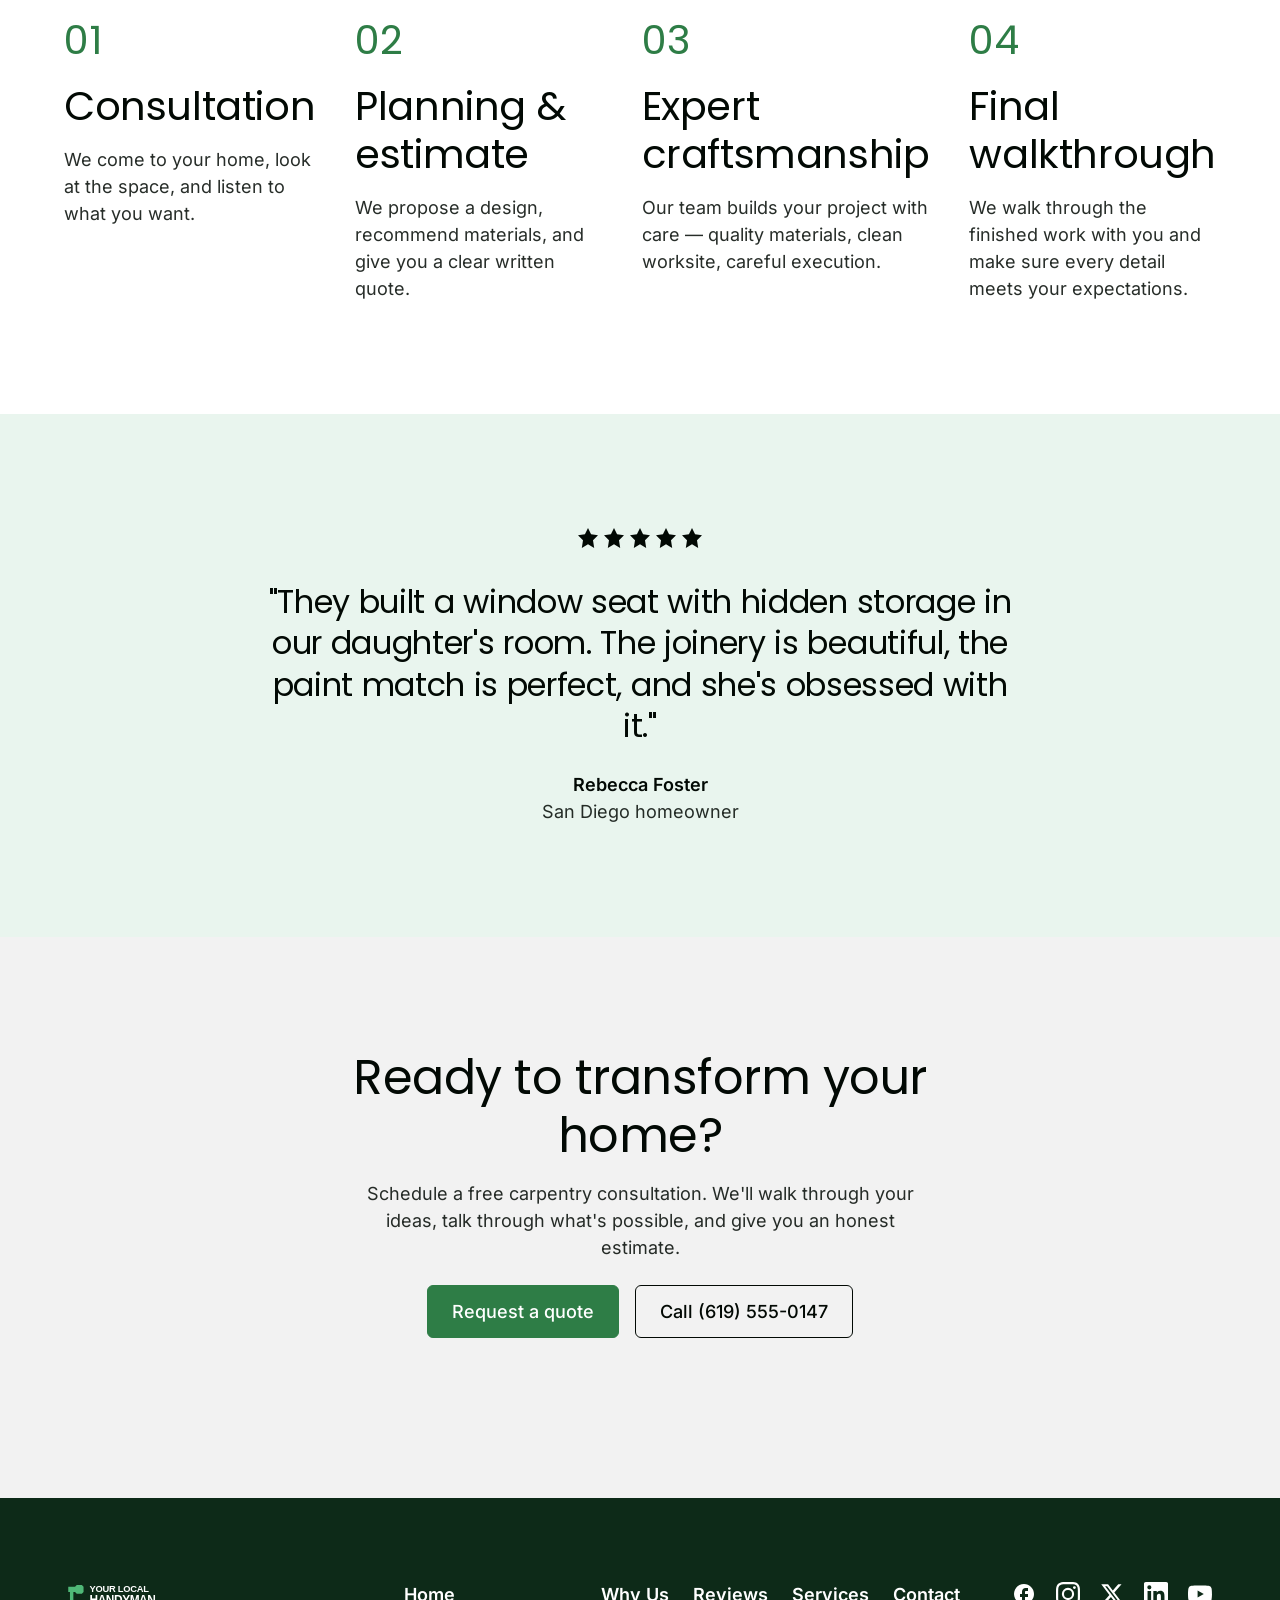
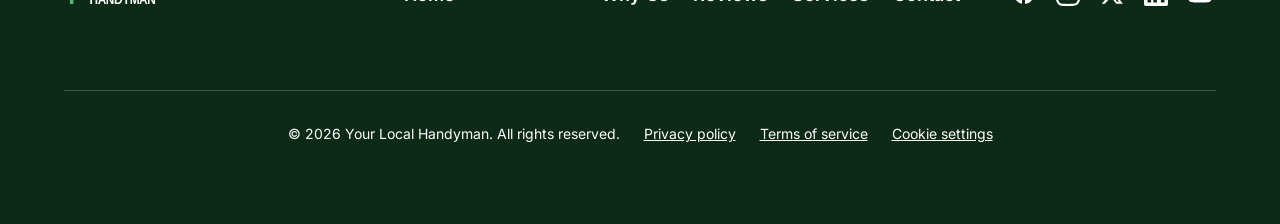
<file: carpentry.html>
<!DOCTYPE html>
<html lang="en">
<head>
  <meta charset="UTF-8" />
  <meta name="viewport" content="width=device-width, initial-scale=1.0" />
  <title>Custom Carpentry Services in San Diego | Your Local Handyman</title>
  <meta name="description" content="Custom shelving, built-ins, trim, molding, and framing in San Diego. Expert carpentry for homes and small businesses." />
  <meta name="author" content="Your Local Handyman" />
  <link rel="canonical" href="https://yourlocalhandyman.com/carpentry.html" />
  <meta property="og:type" content="website" />
  <meta property="og:site_name" content="Your Local Handyman" />
  <meta property="og:url" content="https://yourlocalhandyman.com/carpentry.html" />
  <meta property="og:title" content="Custom Carpentry Services in San Diego | Your Local Handyman" />
  <meta property="og:description" content="Custom shelving, built-ins, trim, molding, and framing in San Diego. Expert carpentry for homes and small businesses." />
  <meta property="og:image" content="https://yourlocalhandyman.com/images/carpentry-testimonial-section.png" />
  <meta property="og:locale" content="en_US" />
  <meta name="twitter:card" content="summary_large_image" />
  <meta name="twitter:title" content="Custom Carpentry Services in San Diego | Your Local Handyman" />
  <meta name="twitter:description" content="Custom shelving, built-ins, trim, molding, and framing in San Diego. Expert carpentry for homes and small businesses." />
  <meta name="twitter:image" content="https://yourlocalhandyman.com/images/carpentry-testimonial-section.png" />
  <meta name="robots" content="index, follow, max-image-preview:large, max-snippet:-1" />
  <meta name="theme-color" content="#143D24" />
  <link rel="icon" type="image/svg+xml" href="logo/logo-light.svg" />
  <link rel="stylesheet" href="css/styles.css" />
  <link rel="stylesheet" href="css/widgets.css" />
  
    <!-- Google tag (gtag.js) -->
    <script async src="https://www.googletagmanager.com/gtag/js?id=G-8PBX5E0LYB"></script>
    <script>
      window.dataLayer = window.dataLayer || [];
      function gtag(){dataLayer.push(arguments);}
      gtag('js', new Date());

      gtag('config', 'G-8PBX5E0LYB');
    </script>
</head>
<body>
<a class="skip-link" href="#main">Skip to content</a>
<header class="navbar scheme-4">
  <nav class="container navbar-inner" aria-label="Primary">
    <a href="index.html" class="navbar-logo" aria-label="Your Local Handyman — Home">
      <img src="logo/logo-dark.svg" alt="Your Local Handyman" />
    </a>
    <div class="navbar-links">
      <a href="index.html">Home</a>
      <div class="dropdown" data-open="false">
        <button class="dropdown-trigger" aria-haspopup="true" aria-expanded="false">Services <svg viewBox="0 0 24 24" fill="none" stroke="currentColor" stroke-width="2" aria-hidden="true"><path d="M6 9l6 6 6-6"/></svg></button>
        <div class="dropdown-menu" role="menu">
          <a href="repair.html">Repair</a>
          <a href="painting.html">Painting</a>
          <a href="flooring.html">Flooring</a>
          <a href="carpentry.html">Carpentry</a>
          <a href="doors-and-windows.html">Doors & Windows</a>
          <a href="safety-and-mobility.html">Safety & Mobility</a>
        </div>
      </div>
      <a href="choose-us.html">Why Us</a>
      <a href="reviews.html">Reviews</a>
      <a href="contact.html">Contact</a>
    </div>
    <div class="navbar-actions">
      <a href="contact.html" class="btn btn-sm btn-secondary">Quote</a>
      <a href="tel:+16195550147" class="btn btn-sm btn-primary">Call</a>
    </div>
    <button class="navbar-toggle" aria-label="Toggle menu" aria-expanded="false"><span></span><span></span><span></span></button>
  </nav>
  <div class="navbar-mobile" aria-label="Mobile navigation">
    <a href="index.html">Home</a>
    <div class="dropdown" data-open="false">
      <button class="dropdown-trigger" aria-haspopup="true" aria-expanded="false">Services <svg viewBox="0 0 24 24" fill="none" stroke="currentColor" stroke-width="2" aria-hidden="true"><path d="M6 9l6 6 6-6"/></svg></button>
      <div class="dropdown-menu" role="menu">
        <a href="repair.html">Repair</a>
        <a href="painting.html">Painting</a>
        <a href="flooring.html">Flooring</a>
        <a href="carpentry.html">Carpentry</a>
        <a href="doors-and-windows.html">Doors & Windows</a>
        <a href="safety-and-mobility.html">Safety & Mobility</a>
      </div>
    </div>
    <a href="choose-us.html">Why Us</a>
    <a href="reviews.html">Reviews</a>
    <a href="contact.html">Contact</a>
    <div class="navbar-actions">
      <a href="contact.html" class="btn btn-secondary">Quote</a>
      <a href="tel:+16195550147" class="btn btn-primary">Call</a>
    </div>
  </div>
</header>
<main id="main"><section class="page-header scheme-1" aria-label="Page header">
    <div class="container">
      <h1 class="font-bold">Custom carpentry that transforms your space</h1>
      <p class="lead muted mt-4">From the first consultation to the final walkthrough, we work with you every step of the way — built-ins, trim, framing, and everything in between.</p>
      <div class="actions">
        <a href="contact.html" class="btn btn-primary">Get a free quote</a>
        <a href="tel:+16195550147" class="btn btn-secondary">Call (619) 555-0147</a>
      </div>
    </div>
  </section><section class="section scheme-2" aria-label="Our core carpentry services">
    <div class="container">
      <div class="section-title">
        <h2 class="font-bold">Our core carpentry services</h2>
        <p class="muted mt-4">Three things we get asked about every week — and we do them well.</p>
      </div>
      <div class="grid-3">
        <article class="feature-card">
          <div class="icon-wrap"><svg viewBox="0 0 24 24" fill="none" stroke="currentColor" stroke-width="2"><path d="M14 14l7 7M14 14a2 2 0 0 1 0-2.83l5.66-5.65a2 2 0 0 1 2.83 0L24 7l-1.41 1.41a2 2 0 0 1-2.83 0L14 14zM14 14L4 24"/></svg></div>
          <h3 class="font-bold">Custom shelving & built-ins</h3>
          <p class="muted mt-4">Bookshelves, entertainment centers, mudroom benches, and built-in storage designed to fit your space and style.</p>
        </article><article class="feature-card">
          <div class="icon-wrap"><svg viewBox="0 0 24 24" fill="none" stroke="currentColor" stroke-width="2"><path d="M3 21V3M21 21V3M3 12h18M3 6h18M3 18h18"/></svg></div>
          <h3 class="font-bold">Trim & molding</h3>
          <p class="muted mt-4">Crown molding, baseboards, casing, wainscoting, and chair rails — installed cleanly with tight joints and crisp lines.</p>
        </article><article class="feature-card">
          <div class="icon-wrap"><svg viewBox="0 0 24 24" fill="none" stroke="currentColor" stroke-width="2"><path d="M3 17l3-3 3 3 3-3 3 3 3-3 3 3M3 7l3 3 3-3 3 3 3-3 3 3 3-3"/></svg></div>
          <h3 class="font-bold">Door & window framing</h3>
          <p class="muted mt-4">Rough framing, jamb extensions, and finish carpentry around new and replacement doors and windows.</p>
        </article>
      </div>
    </div>
  </section>
<section class="section scheme-2" aria-label="How it works">
  <div class="container">
    <div class="section-title">
      <h2 class="font-bold">How it works</h2>
      <p class="muted mt-4">From idea to finished project, we make the process simple.</p>
    </div>
    <div class="steps">
      <div class="step">
        <span class="num">01</span>
        <h3 class="font-bold">Consultation</h3>
        <p class="muted mt-4">We come to your home, look at the space, and listen to what you want.</p>
      </div>
      <div class="step">
        <span class="num">02</span>
        <h3 class="font-bold">Planning & estimate</h3>
        <p class="muted mt-4">We propose a design, recommend materials, and give you a clear written quote.</p>
      </div>
      <div class="step">
        <span class="num">03</span>
        <h3 class="font-bold">Expert craftsmanship</h3>
        <p class="muted mt-4">Our team builds your project with care — quality materials, clean worksite, careful execution.</p>
      </div>
      <div class="step">
        <span class="num">04</span>
        <h3 class="font-bold">Final walkthrough</h3>
        <p class="muted mt-4">We walk through the finished work with you and make sure every detail meets your expectations.</p>
      </div>
    </div>
  </div>
</section>
<section class="section scheme-1" aria-label="Customer testimonial">
    <div class="container" style="max-width: 48rem; text-align: center;">
      <div class="stars" aria-label="5 out of 5 stars" style="justify-content: center;"><svg viewBox="0 0 24 24" fill="currentColor" aria-hidden="true"><path d="M12 2l3.09 6.26L22 9.27l-5 4.87L18.18 22 12 18.27 5.82 22 7 14.14 2 9.27l6.91-1.01z"/></svg><svg viewBox="0 0 24 24" fill="currentColor" aria-hidden="true"><path d="M12 2l3.09 6.26L22 9.27l-5 4.87L18.18 22 12 18.27 5.82 22 7 14.14 2 9.27l6.91-1.01z"/></svg><svg viewBox="0 0 24 24" fill="currentColor" aria-hidden="true"><path d="M12 2l3.09 6.26L22 9.27l-5 4.87L18.18 22 12 18.27 5.82 22 7 14.14 2 9.27l6.91-1.01z"/></svg><svg viewBox="0 0 24 24" fill="currentColor" aria-hidden="true"><path d="M12 2l3.09 6.26L22 9.27l-5 4.87L18.18 22 12 18.27 5.82 22 7 14.14 2 9.27l6.91-1.01z"/></svg><svg viewBox="0 0 24 24" fill="currentColor" aria-hidden="true"><path d="M12 2l3.09 6.26L22 9.27l-5 4.87L18.18 22 12 18.27 5.82 22 7 14.14 2 9.27l6.91-1.01z"/></svg></div>
      <blockquote class="font-bold mt-6" style="font-family: 'Poppins', sans-serif; font-size: var(--text-h4); line-height: 1.3; letter-spacing: -0.01em;">"They built a window seat with hidden storage in our daughter's room. The joinery is beautiful, the paint match is perfect, and she's obsessed with it."</blockquote>
      <div class="mt-6">
        <p class="font-semibold">Rebecca Foster</p>
        <p class="muted">San Diego homeowner</p>
      </div>
    </div>
  </section><section class="section scheme-3" aria-label="Ready to transform your home?">
    <div class="container cta-image-wrap">
      <div class="cta-copy">
        <h2 class="font-bold">Ready to transform your home?</h2>
        <p class="muted mt-4">Schedule a free carpentry consultation. We'll walk through your ideas, talk through what's possible, and give you an honest estimate.</p>
        <div class="actions">
          <a href="contact.html" class="btn btn-primary">Request a quote</a>
          <a href="tel:+16195550147" class="btn btn-secondary">Call (619) 555-0147</a>
        </div>
      </div>
      
    </div>
  </section></main>
<footer class="footer scheme-5">
  <div class="container">
    <div class="footer-top">
      <a href="index.html" aria-label="Your Local Handyman — Home"><img src="logo/logo-dark.svg" alt="Your Local Handyman" /></a>
      <ul class="footer-nav">
        <li><a href="index.html">Home</a></li>
        <li><a href="choose-us.html">Why Us</a></li>
        <li><a href="reviews.html">Reviews</a></li>
        <li><a href="repair.html">Services</a></li>
        <li><a href="contact.html">Contact</a></li>
      </ul>
      <div class="footer-social" aria-label="Social media">
        <a href="#" aria-label="Facebook"><svg viewBox="0 0 24 24" fill="currentColor"><path d="M22 12c0-5.52-4.48-10-10-10S2 6.48 2 12c0 4.84 3.44 8.87 8 9.8V15H8v-3h2V9.5C10 7.57 11.57 6 13.5 6H16v3h-2c-.55 0-1 .45-1 1v2h3v3h-3v6.95c5.05-.5 9-4.76 9-9.95z"/></svg></a>
        <a href="#" aria-label="Instagram"><svg viewBox="0 0 24 24" fill="currentColor"><path d="M12 2.2c3.2 0 3.58.01 4.85.07 1.17.05 1.8.25 2.23.41.56.22.96.48 1.38.9.42.42.68.82.9 1.38.16.42.36 1.06.41 2.23.06 1.27.07 1.65.07 4.85s-.01 3.58-.07 4.85c-.05 1.17-.25 1.8-.41 2.23-.22.56-.48.96-.9 1.38-.42.42-.82.68-1.38.9-.42.16-1.06.36-2.23.41-1.27.06-1.65.07-4.85.07s-3.58-.01-4.85-.07c-1.17-.05-1.8-.25-2.23-.41-.56-.22-.96-.48-1.38-.9-.42-.42-.68-.82-.9-1.38-.16-.42-.36-1.06-.41-2.23C2.21 15.58 2.2 15.2 2.2 12s.01-3.58.07-4.85c.05-1.17.25-1.8.41-2.23.22-.56.48-.96.9-1.38.42-.42.82-.68 1.38-.9.42-.16 1.06-.36 2.23-.41C8.42 2.21 8.8 2.2 12 2.2zM12 0C8.74 0 8.33.01 7.05.07 5.78.13 4.9.34 4.14.63c-.79.31-1.46.72-2.13 1.39C1.34 2.68.93 3.35.62 4.14.34 4.9.13 5.78.07 7.05.01 8.33 0 8.74 0 12s.01 3.67.07 4.95c.06 1.27.27 2.15.56 2.91.31.79.72 1.46 1.39 2.13.67.67 1.34 1.08 2.13 1.39.76.29 1.64.5 2.91.56C8.33 23.99 8.74 24 12 24s3.67-.01 4.95-.07c1.27-.06 2.15-.27 2.91-.56.79-.31 1.46-.72 2.13-1.39.67-.67 1.08-1.34 1.39-2.13.29-.76.5-1.64.56-2.91.06-1.28.07-1.69.07-4.95s-.01-3.67-.07-4.95c-.06-1.27-.27-2.15-.56-2.91-.31-.79-.72-1.46-1.39-2.13C21.32 1.34 20.65.93 19.86.62 19.1.34 18.22.13 16.95.07 15.67.01 15.26 0 12 0zm0 5.84A6.16 6.16 0 1 0 12 18.16 6.16 6.16 0 0 0 12 5.84zm0 10.16a4 4 0 1 1 0-8 4 4 0 0 1 0 8zm6.41-11.85a1.44 1.44 0 1 0 0 2.88 1.44 1.44 0 0 0 0-2.88z"/></svg></a>
        <a href="#" aria-label="X (Twitter)"><svg viewBox="0 0 24 24" fill="currentColor"><path d="M18.244 2.25h3.308l-7.227 8.26 8.502 11.24H16.17l-5.214-6.817L4.99 21.75H1.68l7.73-8.835L1.254 2.25H8.08l4.713 6.231zm-1.161 17.52h1.833L7.084 4.126H5.117z"/></svg></a>
        <a href="#" aria-label="LinkedIn"><svg viewBox="0 0 24 24" fill="currentColor"><path d="M20.45 20.45h-3.56v-5.57c0-1.33-.03-3.04-1.85-3.04-1.85 0-2.14 1.45-2.14 2.94v5.67H9.34V9h3.42v1.56h.05c.48-.9 1.64-1.85 3.38-1.85 3.62 0 4.28 2.38 4.28 5.47v6.27zM5.34 7.43a2.06 2.06 0 1 1 0-4.12 2.06 2.06 0 0 1 0 4.12zM7.12 20.45H3.55V9h3.57v11.45zM22.23 0H1.77C.79 0 0 .77 0 1.72v20.56C0 23.23.79 24 1.77 24h20.46c.98 0 1.77-.77 1.77-1.72V1.72C24 .77 23.21 0 22.23 0z"/></svg></a>
        <a href="#" aria-label="YouTube"><svg viewBox="0 0 24 24" fill="currentColor"><path d="M23.5 6.2a3 3 0 0 0-2.1-2.1C19.5 3.6 12 3.6 12 3.6s-7.5 0-9.4.5A3 3 0 0 0 .5 6.2C0 8.1 0 12 0 12s0 3.9.5 5.8a3 3 0 0 0 2.1 2.1c1.9.5 9.4.5 9.4.5s7.5 0 9.4-.5a3 3 0 0 0 2.1-2.1c.5-1.9.5-5.8.5-5.8s0-3.9-.5-5.8zM9.6 15.6V8.4l6.2 3.6-6.2 3.6z"/></svg></a>
      </div>
    </div>
    <div class="footer-divider"></div>
    <div class="footer-bottom">
      <div class="legal">
        <p>© <span id="footer-year">2026</span> Your Local Handyman. All rights reserved.</p>
        <a href="#">Privacy policy</a>
        <a href="#">Terms of service</a>
        <a href="#">Cookie settings</a>
      </div>
    </div>
  </div>
</footer>
<script src="js/site-widgets.js" defer></script>
<script src="js/site.js" defer></script>
<script>document.getElementById("footer-year").textContent = new Date().getFullYear();</script>
</body>
</html>
</file>
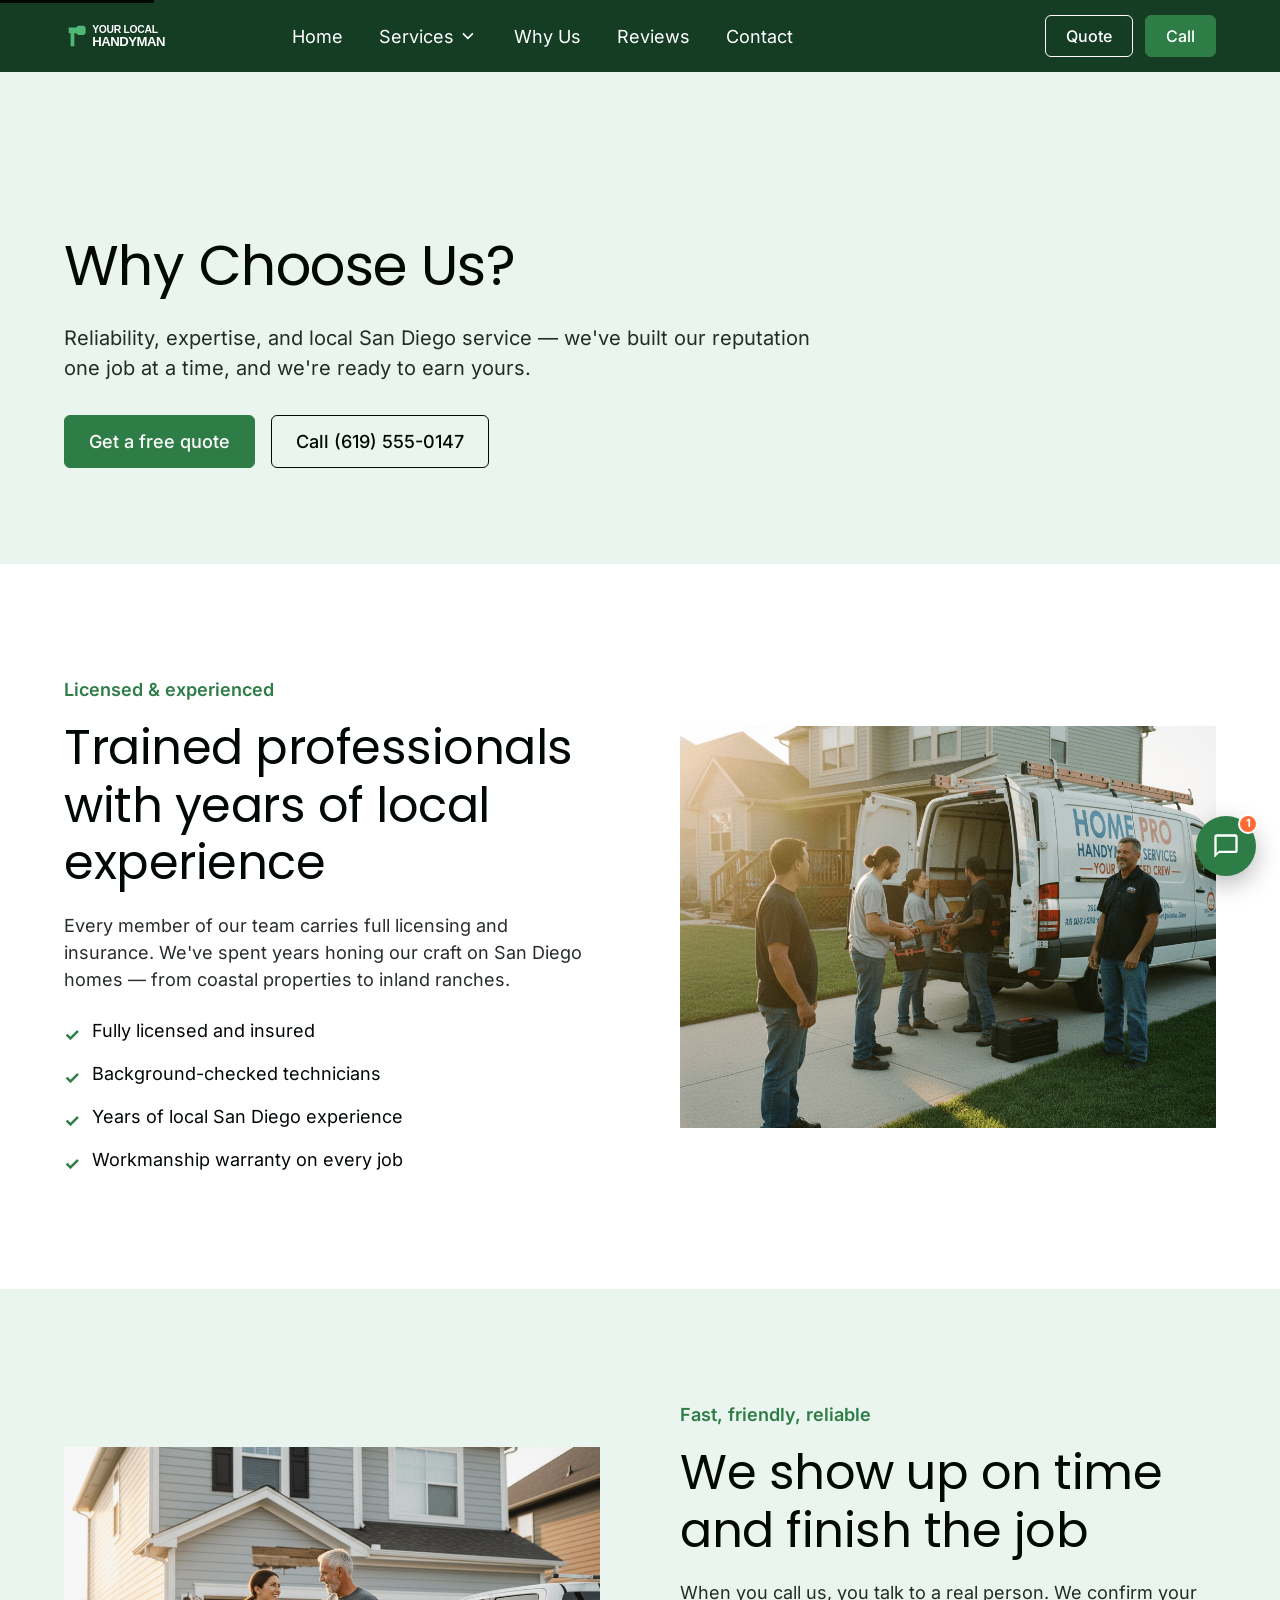
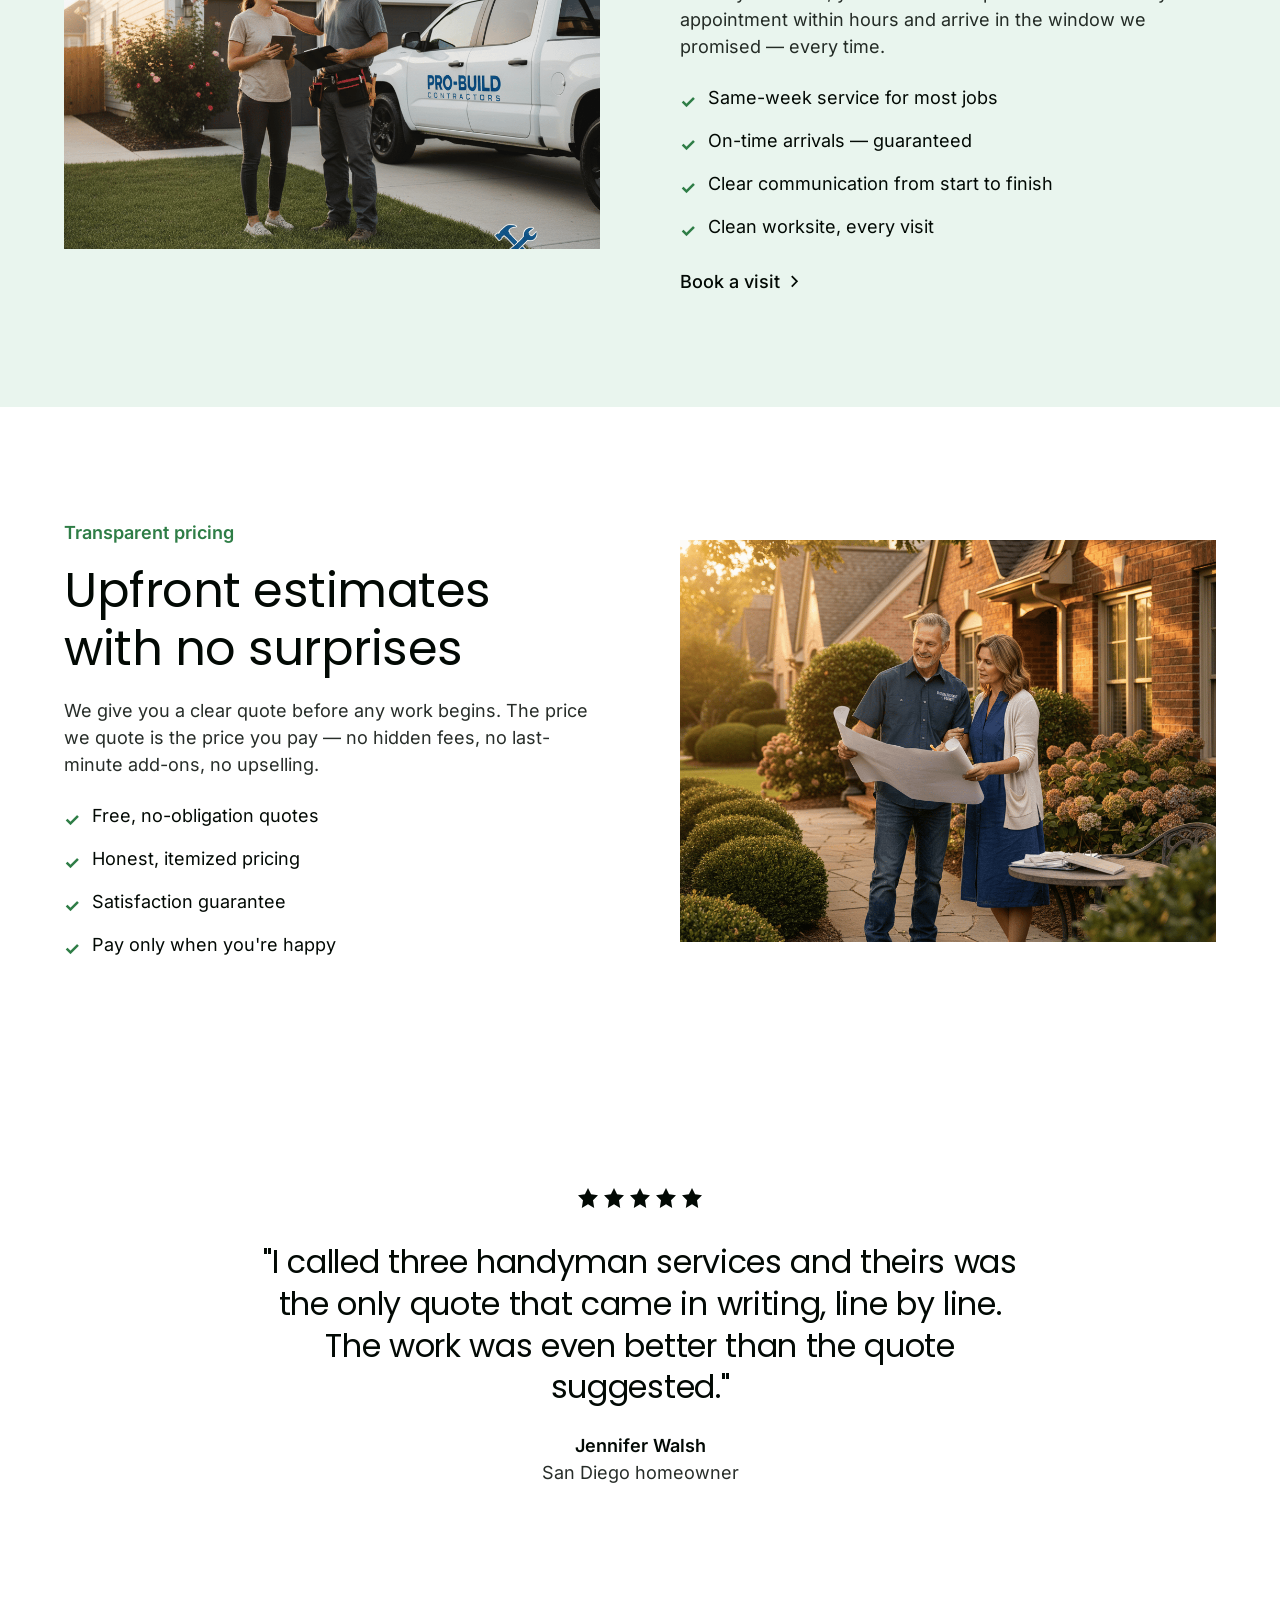
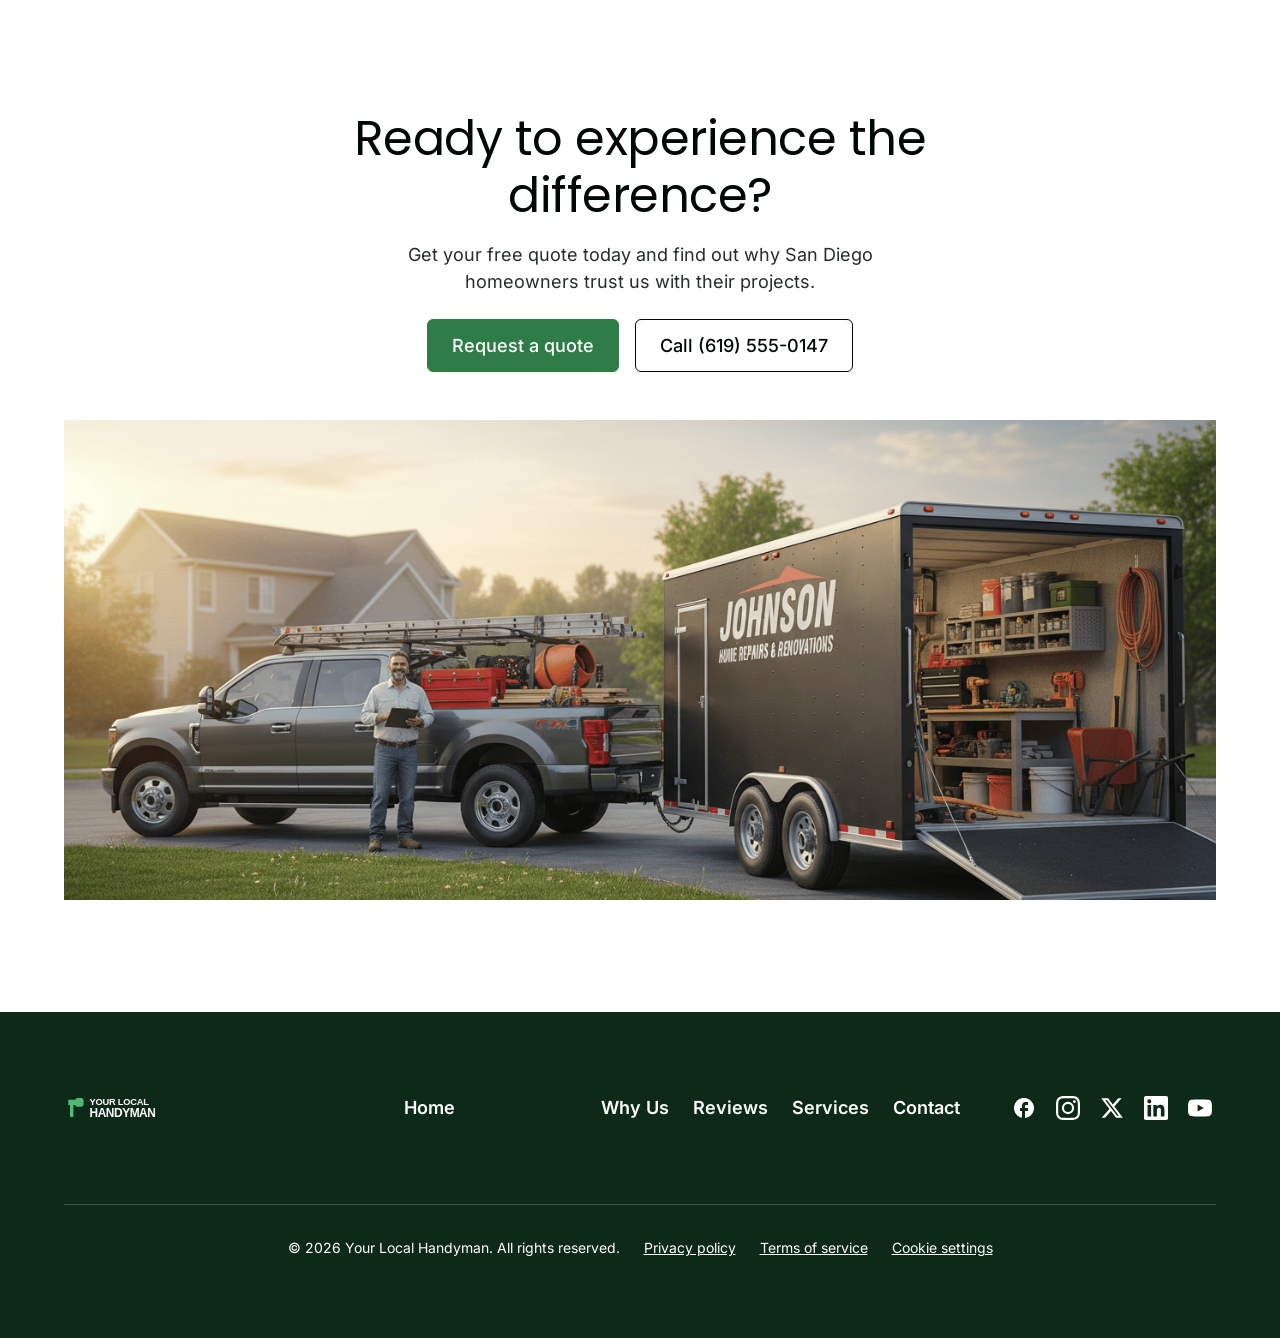
<file: choose-us.html>
<!DOCTYPE html>
<html lang="en">
<head>
  <meta charset="UTF-8" />
  <meta name="viewport" content="width=device-width, initial-scale=1.0" />
  <title>Why Choose Us — Licensed Handyman Services in San Diego | Your Local Handyman</title>
  <meta name="description" content="Why San Diego homeowners choose us: licensed, experienced professionals, fast reliable service, and transparent pricing with no surprises." />
  <meta name="author" content="Your Local Handyman" />
  <link rel="canonical" href="https://yourlocalhandyman.com/choose-us.html" />
  <meta property="og:type" content="website" />
  <meta property="og:site_name" content="Your Local Handyman" />
  <meta property="og:url" content="https://yourlocalhandyman.com/choose-us.html" />
  <meta property="og:title" content="Why Choose Us — Licensed Handyman Services in San Diego | Your Local Handyman" />
  <meta property="og:description" content="Why San Diego homeowners choose us: licensed, experienced professionals, fast reliable service, and transparent pricing with no surprises." />
  <meta property="og:image" content="https://yourlocalhandyman.com/images/choose-us-feature-section-0.png" />
  <meta property="og:locale" content="en_US" />
  <meta name="twitter:card" content="summary_large_image" />
  <meta name="twitter:title" content="Why Choose Us — Licensed Handyman Services in San Diego | Your Local Handyman" />
  <meta name="twitter:description" content="Why San Diego homeowners choose us: licensed, experienced professionals, fast reliable service, and transparent pricing with no surprises." />
  <meta name="twitter:image" content="https://yourlocalhandyman.com/images/choose-us-feature-section-0.png" />
  <meta name="robots" content="index, follow, max-image-preview:large, max-snippet:-1" />
  <meta name="theme-color" content="#143D24" />
  <link rel="icon" type="image/svg+xml" href="logo/logo-light.svg" />
  <link rel="stylesheet" href="css/styles.css" />
  <link rel="stylesheet" href="css/widgets.css" />
  
    <!-- Google tag (gtag.js) -->
    <script async src="https://www.googletagmanager.com/gtag/js?id=G-8PBX5E0LYB"></script>
    <script>
      window.dataLayer = window.dataLayer || [];
      function gtag(){dataLayer.push(arguments);}
      gtag('js', new Date());

      gtag('config', 'G-8PBX5E0LYB');
    </script>
</head>
<body>
<a class="skip-link" href="#main">Skip to content</a>
<header class="navbar scheme-4">
  <nav class="container navbar-inner" aria-label="Primary">
    <a href="index.html" class="navbar-logo" aria-label="Your Local Handyman — Home">
      <img src="logo/logo-dark.svg" alt="Your Local Handyman" />
    </a>
    <div class="navbar-links">
      <a href="index.html">Home</a>
      <div class="dropdown" data-open="false">
        <button class="dropdown-trigger" aria-haspopup="true" aria-expanded="false">Services <svg viewBox="0 0 24 24" fill="none" stroke="currentColor" stroke-width="2" aria-hidden="true"><path d="M6 9l6 6 6-6"/></svg></button>
        <div class="dropdown-menu" role="menu">
          <a href="repair.html">Repair</a>
          <a href="painting.html">Painting</a>
          <a href="flooring.html">Flooring</a>
          <a href="carpentry.html">Carpentry</a>
          <a href="doors-and-windows.html">Doors & Windows</a>
          <a href="safety-and-mobility.html">Safety & Mobility</a>
        </div>
      </div>
      <a href="choose-us.html">Why Us</a>
      <a href="reviews.html">Reviews</a>
      <a href="contact.html">Contact</a>
    </div>
    <div class="navbar-actions">
      <a href="contact.html" class="btn btn-sm btn-secondary">Quote</a>
      <a href="tel:+16195550147" class="btn btn-sm btn-primary">Call</a>
    </div>
    <button class="navbar-toggle" aria-label="Toggle menu" aria-expanded="false"><span></span><span></span><span></span></button>
  </nav>
  <div class="navbar-mobile" aria-label="Mobile navigation">
    <a href="index.html">Home</a>
    <div class="dropdown" data-open="false">
      <button class="dropdown-trigger" aria-haspopup="true" aria-expanded="false">Services <svg viewBox="0 0 24 24" fill="none" stroke="currentColor" stroke-width="2" aria-hidden="true"><path d="M6 9l6 6 6-6"/></svg></button>
      <div class="dropdown-menu" role="menu">
        <a href="repair.html">Repair</a>
        <a href="painting.html">Painting</a>
        <a href="flooring.html">Flooring</a>
        <a href="carpentry.html">Carpentry</a>
        <a href="doors-and-windows.html">Doors & Windows</a>
        <a href="safety-and-mobility.html">Safety & Mobility</a>
      </div>
    </div>
    <a href="choose-us.html">Why Us</a>
    <a href="reviews.html">Reviews</a>
    <a href="contact.html">Contact</a>
    <div class="navbar-actions">
      <a href="contact.html" class="btn btn-secondary">Quote</a>
      <a href="tel:+16195550147" class="btn btn-primary">Call</a>
    </div>
  </div>
</header>
<main id="main"><section class="page-header scheme-1" aria-label="Page header">
    <div class="container">
      <h1 class="font-bold">Why Choose Us?</h1>
      <p class="lead muted mt-4">Reliability, expertise, and local San Diego service — we've built our reputation one job at a time, and we're ready to earn yours.</p>
      <div class="actions">
        <a href="contact.html" class="btn btn-primary">Get a free quote</a>
        <a href="tel:+16195550147" class="btn btn-secondary">Call (619) 555-0147</a>
      </div>
    </div>
  </section><section class="section scheme-2" aria-label="Trained professionals with years of local experience">
    <div class="container">
      <div class="split-feature ">
        <div class="copy">
          <p class="text-small font-semibold mb-4" style="color: var(--color-science-blue);">Licensed & experienced</p>
          <h2 class="font-bold">Trained professionals with years of local experience</h2>
          <p class="muted mt-4">Every member of our team carries full licensing and insurance. We've spent years honing our craft on San Diego homes — from coastal properties to inland ranches.</p>
          <ul style="margin-top: 1.5rem; display: grid; gap: 0.75rem;"><li style="display: flex; gap: 0.75rem; align-items: flex-start;"><span aria-hidden="true" style="color: var(--color-science-blue); margin-top: 0.25rem; font-weight: bold;">✓</span><span>Fully licensed and insured</span></li><li style="display: flex; gap: 0.75rem; align-items: flex-start;"><span aria-hidden="true" style="color: var(--color-science-blue); margin-top: 0.25rem; font-weight: bold;">✓</span><span>Background-checked technicians</span></li><li style="display: flex; gap: 0.75rem; align-items: flex-start;"><span aria-hidden="true" style="color: var(--color-science-blue); margin-top: 0.25rem; font-weight: bold;">✓</span><span>Years of local San Diego experience</span></li><li style="display: flex; gap: 0.75rem; align-items: flex-start;"><span aria-hidden="true" style="color: var(--color-science-blue); margin-top: 0.25rem; font-weight: bold;">✓</span><span>Workmanship warranty on every job</span></li></ul>
        </div>
        <div class="media"><img src="images/choose-us-feature-section-0.png" alt="Licensed handyman professional at work" loading="lazy" /></div>
      </div>
    </div>
  </section><section class="section scheme-1" aria-label="We show up on time and finish the job">
    <div class="container">
      <div class="split-feature reverse">
        <div class="copy">
          <p class="text-small font-semibold mb-4" style="color: var(--color-science-blue);">Fast, friendly, reliable</p>
          <h2 class="font-bold">We show up on time and finish the job</h2>
          <p class="muted mt-4">When you call us, you talk to a real person. We confirm your appointment within hours and arrive in the window we promised — every time.</p>
          <ul style="margin-top: 1.5rem; display: grid; gap: 0.75rem;"><li style="display: flex; gap: 0.75rem; align-items: flex-start;"><span aria-hidden="true" style="color: var(--color-science-blue); margin-top: 0.25rem; font-weight: bold;">✓</span><span>Same-week service for most jobs</span></li><li style="display: flex; gap: 0.75rem; align-items: flex-start;"><span aria-hidden="true" style="color: var(--color-science-blue); margin-top: 0.25rem; font-weight: bold;">✓</span><span>On-time arrivals — guaranteed</span></li><li style="display: flex; gap: 0.75rem; align-items: flex-start;"><span aria-hidden="true" style="color: var(--color-science-blue); margin-top: 0.25rem; font-weight: bold;">✓</span><span>Clear communication from start to finish</span></li><li style="display: flex; gap: 0.75rem; align-items: flex-start;"><span aria-hidden="true" style="color: var(--color-science-blue); margin-top: 0.25rem; font-weight: bold;">✓</span><span>Clean worksite, every visit</span></li></ul>
          <div class="actions"><a href="contact.html" class="btn-link">Book a visit <svg viewBox="0 0 24 24" fill="none" stroke="currentColor" stroke-width="2" aria-hidden="true"><path d="M9 6l6 6-6 6"/></svg></a></div>
        </div>
        <div class="media"><img src="images/choose-us-feature-section-3.png" alt="Handyman providing reliable service" loading="lazy" /></div>
      </div>
    </div>
  </section><section class="section scheme-2" aria-label="Upfront estimates with no surprises">
    <div class="container">
      <div class="split-feature ">
        <div class="copy">
          <p class="text-small font-semibold mb-4" style="color: var(--color-science-blue);">Transparent pricing</p>
          <h2 class="font-bold">Upfront estimates with no surprises</h2>
          <p class="muted mt-4">We give you a clear quote before any work begins. The price we quote is the price you pay — no hidden fees, no last-minute add-ons, no upselling.</p>
          <ul style="margin-top: 1.5rem; display: grid; gap: 0.75rem;"><li style="display: flex; gap: 0.75rem; align-items: flex-start;"><span aria-hidden="true" style="color: var(--color-science-blue); margin-top: 0.25rem; font-weight: bold;">✓</span><span>Free, no-obligation quotes</span></li><li style="display: flex; gap: 0.75rem; align-items: flex-start;"><span aria-hidden="true" style="color: var(--color-science-blue); margin-top: 0.25rem; font-weight: bold;">✓</span><span>Honest, itemized pricing</span></li><li style="display: flex; gap: 0.75rem; align-items: flex-start;"><span aria-hidden="true" style="color: var(--color-science-blue); margin-top: 0.25rem; font-weight: bold;">✓</span><span>Satisfaction guarantee</span></li><li style="display: flex; gap: 0.75rem; align-items: flex-start;"><span aria-hidden="true" style="color: var(--color-science-blue); margin-top: 0.25rem; font-weight: bold;">✓</span><span>Pay only when you're happy</span></li></ul>
        </div>
        <div class="media"><img src="images/choose-us-feature-section-6.png" alt="Reviewing a transparent quote with a homeowner" loading="lazy" /></div>
      </div>
    </div>
  </section><section class="section scheme-2" aria-label="Customer testimonial">
    <div class="container" style="max-width: 48rem; text-align: center;">
      <div class="stars" aria-label="5 out of 5 stars" style="justify-content: center;"><svg viewBox="0 0 24 24" fill="currentColor" aria-hidden="true"><path d="M12 2l3.09 6.26L22 9.27l-5 4.87L18.18 22 12 18.27 5.82 22 7 14.14 2 9.27l6.91-1.01z"/></svg><svg viewBox="0 0 24 24" fill="currentColor" aria-hidden="true"><path d="M12 2l3.09 6.26L22 9.27l-5 4.87L18.18 22 12 18.27 5.82 22 7 14.14 2 9.27l6.91-1.01z"/></svg><svg viewBox="0 0 24 24" fill="currentColor" aria-hidden="true"><path d="M12 2l3.09 6.26L22 9.27l-5 4.87L18.18 22 12 18.27 5.82 22 7 14.14 2 9.27l6.91-1.01z"/></svg><svg viewBox="0 0 24 24" fill="currentColor" aria-hidden="true"><path d="M12 2l3.09 6.26L22 9.27l-5 4.87L18.18 22 12 18.27 5.82 22 7 14.14 2 9.27l6.91-1.01z"/></svg><svg viewBox="0 0 24 24" fill="currentColor" aria-hidden="true"><path d="M12 2l3.09 6.26L22 9.27l-5 4.87L18.18 22 12 18.27 5.82 22 7 14.14 2 9.27l6.91-1.01z"/></svg></div>
      <blockquote class="font-bold mt-6" style="font-family: 'Poppins', sans-serif; font-size: var(--text-h4); line-height: 1.3; letter-spacing: -0.01em;">"I called three handyman services and theirs was the only quote that came in writing, line by line. The work was even better than the quote suggested."</blockquote>
      <div class="mt-6">
        <p class="font-semibold">Jennifer Walsh</p>
        <p class="muted">San Diego homeowner</p>
      </div>
    </div>
  </section><section class="section scheme-2" aria-label="Ready to experience the difference?">
    <div class="container cta-image-wrap">
      <div class="cta-copy">
        <h2 class="font-bold">Ready to experience the difference?</h2>
        <p class="muted mt-4">Get your free quote today and find out why San Diego homeowners trust us with their projects.</p>
        <div class="actions">
          <a href="contact.html" class="btn btn-primary">Request a quote</a>
          <a href="tel:+16195550147" class="btn btn-secondary">Call (619) 555-0147</a>
        </div>
      </div>
      <div class="cta-image"><img src="images/home-cta-section.png" alt="Local handyman ready to help" loading="lazy" /></div>
    </div>
  </section></main>
<footer class="footer scheme-5">
  <div class="container">
    <div class="footer-top">
      <a href="index.html" aria-label="Your Local Handyman — Home"><img src="logo/logo-dark.svg" alt="Your Local Handyman" /></a>
      <ul class="footer-nav">
        <li><a href="index.html">Home</a></li>
        <li><a href="choose-us.html">Why Us</a></li>
        <li><a href="reviews.html">Reviews</a></li>
        <li><a href="repair.html">Services</a></li>
        <li><a href="contact.html">Contact</a></li>
      </ul>
      <div class="footer-social" aria-label="Social media">
        <a href="#" aria-label="Facebook"><svg viewBox="0 0 24 24" fill="currentColor"><path d="M22 12c0-5.52-4.48-10-10-10S2 6.48 2 12c0 4.84 3.44 8.87 8 9.8V15H8v-3h2V9.5C10 7.57 11.57 6 13.5 6H16v3h-2c-.55 0-1 .45-1 1v2h3v3h-3v6.95c5.05-.5 9-4.76 9-9.95z"/></svg></a>
        <a href="#" aria-label="Instagram"><svg viewBox="0 0 24 24" fill="currentColor"><path d="M12 2.2c3.2 0 3.58.01 4.85.07 1.17.05 1.8.25 2.23.41.56.22.96.48 1.38.9.42.42.68.82.9 1.38.16.42.36 1.06.41 2.23.06 1.27.07 1.65.07 4.85s-.01 3.58-.07 4.85c-.05 1.17-.25 1.8-.41 2.23-.22.56-.48.96-.9 1.38-.42.42-.82.68-1.38.9-.42.16-1.06.36-2.23.41-1.27.06-1.65.07-4.85.07s-3.58-.01-4.85-.07c-1.17-.05-1.8-.25-2.23-.41-.56-.22-.96-.48-1.38-.9-.42-.42-.68-.82-.9-1.38-.16-.42-.36-1.06-.41-2.23C2.21 15.58 2.2 15.2 2.2 12s.01-3.58.07-4.85c.05-1.17.25-1.8.41-2.23.22-.56.48-.96.9-1.38.42-.42.82-.68 1.38-.9.42-.16 1.06-.36 2.23-.41C8.42 2.21 8.8 2.2 12 2.2zM12 0C8.74 0 8.33.01 7.05.07 5.78.13 4.9.34 4.14.63c-.79.31-1.46.72-2.13 1.39C1.34 2.68.93 3.35.62 4.14.34 4.9.13 5.78.07 7.05.01 8.33 0 8.74 0 12s.01 3.67.07 4.95c.06 1.27.27 2.15.56 2.91.31.79.72 1.46 1.39 2.13.67.67 1.34 1.08 2.13 1.39.76.29 1.64.5 2.91.56C8.33 23.99 8.74 24 12 24s3.67-.01 4.95-.07c1.27-.06 2.15-.27 2.91-.56.79-.31 1.46-.72 2.13-1.39.67-.67 1.08-1.34 1.39-2.13.29-.76.5-1.64.56-2.91.06-1.28.07-1.69.07-4.95s-.01-3.67-.07-4.95c-.06-1.27-.27-2.15-.56-2.91-.31-.79-.72-1.46-1.39-2.13C21.32 1.34 20.65.93 19.86.62 19.1.34 18.22.13 16.95.07 15.67.01 15.26 0 12 0zm0 5.84A6.16 6.16 0 1 0 12 18.16 6.16 6.16 0 0 0 12 5.84zm0 10.16a4 4 0 1 1 0-8 4 4 0 0 1 0 8zm6.41-11.85a1.44 1.44 0 1 0 0 2.88 1.44 1.44 0 0 0 0-2.88z"/></svg></a>
        <a href="#" aria-label="X (Twitter)"><svg viewBox="0 0 24 24" fill="currentColor"><path d="M18.244 2.25h3.308l-7.227 8.26 8.502 11.24H16.17l-5.214-6.817L4.99 21.75H1.68l7.73-8.835L1.254 2.25H8.08l4.713 6.231zm-1.161 17.52h1.833L7.084 4.126H5.117z"/></svg></a>
        <a href="#" aria-label="LinkedIn"><svg viewBox="0 0 24 24" fill="currentColor"><path d="M20.45 20.45h-3.56v-5.57c0-1.33-.03-3.04-1.85-3.04-1.85 0-2.14 1.45-2.14 2.94v5.67H9.34V9h3.42v1.56h.05c.48-.9 1.64-1.85 3.38-1.85 3.62 0 4.28 2.38 4.28 5.47v6.27zM5.34 7.43a2.06 2.06 0 1 1 0-4.12 2.06 2.06 0 0 1 0 4.12zM7.12 20.45H3.55V9h3.57v11.45zM22.23 0H1.77C.79 0 0 .77 0 1.72v20.56C0 23.23.79 24 1.77 24h20.46c.98 0 1.77-.77 1.77-1.72V1.72C24 .77 23.21 0 22.23 0z"/></svg></a>
        <a href="#" aria-label="YouTube"><svg viewBox="0 0 24 24" fill="currentColor"><path d="M23.5 6.2a3 3 0 0 0-2.1-2.1C19.5 3.6 12 3.6 12 3.6s-7.5 0-9.4.5A3 3 0 0 0 .5 6.2C0 8.1 0 12 0 12s0 3.9.5 5.8a3 3 0 0 0 2.1 2.1c1.9.5 9.4.5 9.4.5s7.5 0 9.4-.5a3 3 0 0 0 2.1-2.1c.5-1.9.5-5.8.5-5.8s0-3.9-.5-5.8zM9.6 15.6V8.4l6.2 3.6-6.2 3.6z"/></svg></a>
      </div>
    </div>
    <div class="footer-divider"></div>
    <div class="footer-bottom">
      <div class="legal">
        <p>© <span id="footer-year">2026</span> Your Local Handyman. All rights reserved.</p>
        <a href="#">Privacy policy</a>
        <a href="#">Terms of service</a>
        <a href="#">Cookie settings</a>
      </div>
    </div>
  </div>
</footer>
<script src="js/site-widgets.js" defer></script>
<script src="js/site.js" defer></script>
<script>document.getElementById("footer-year").textContent = new Date().getFullYear();</script>
</body>
</html>
</file>
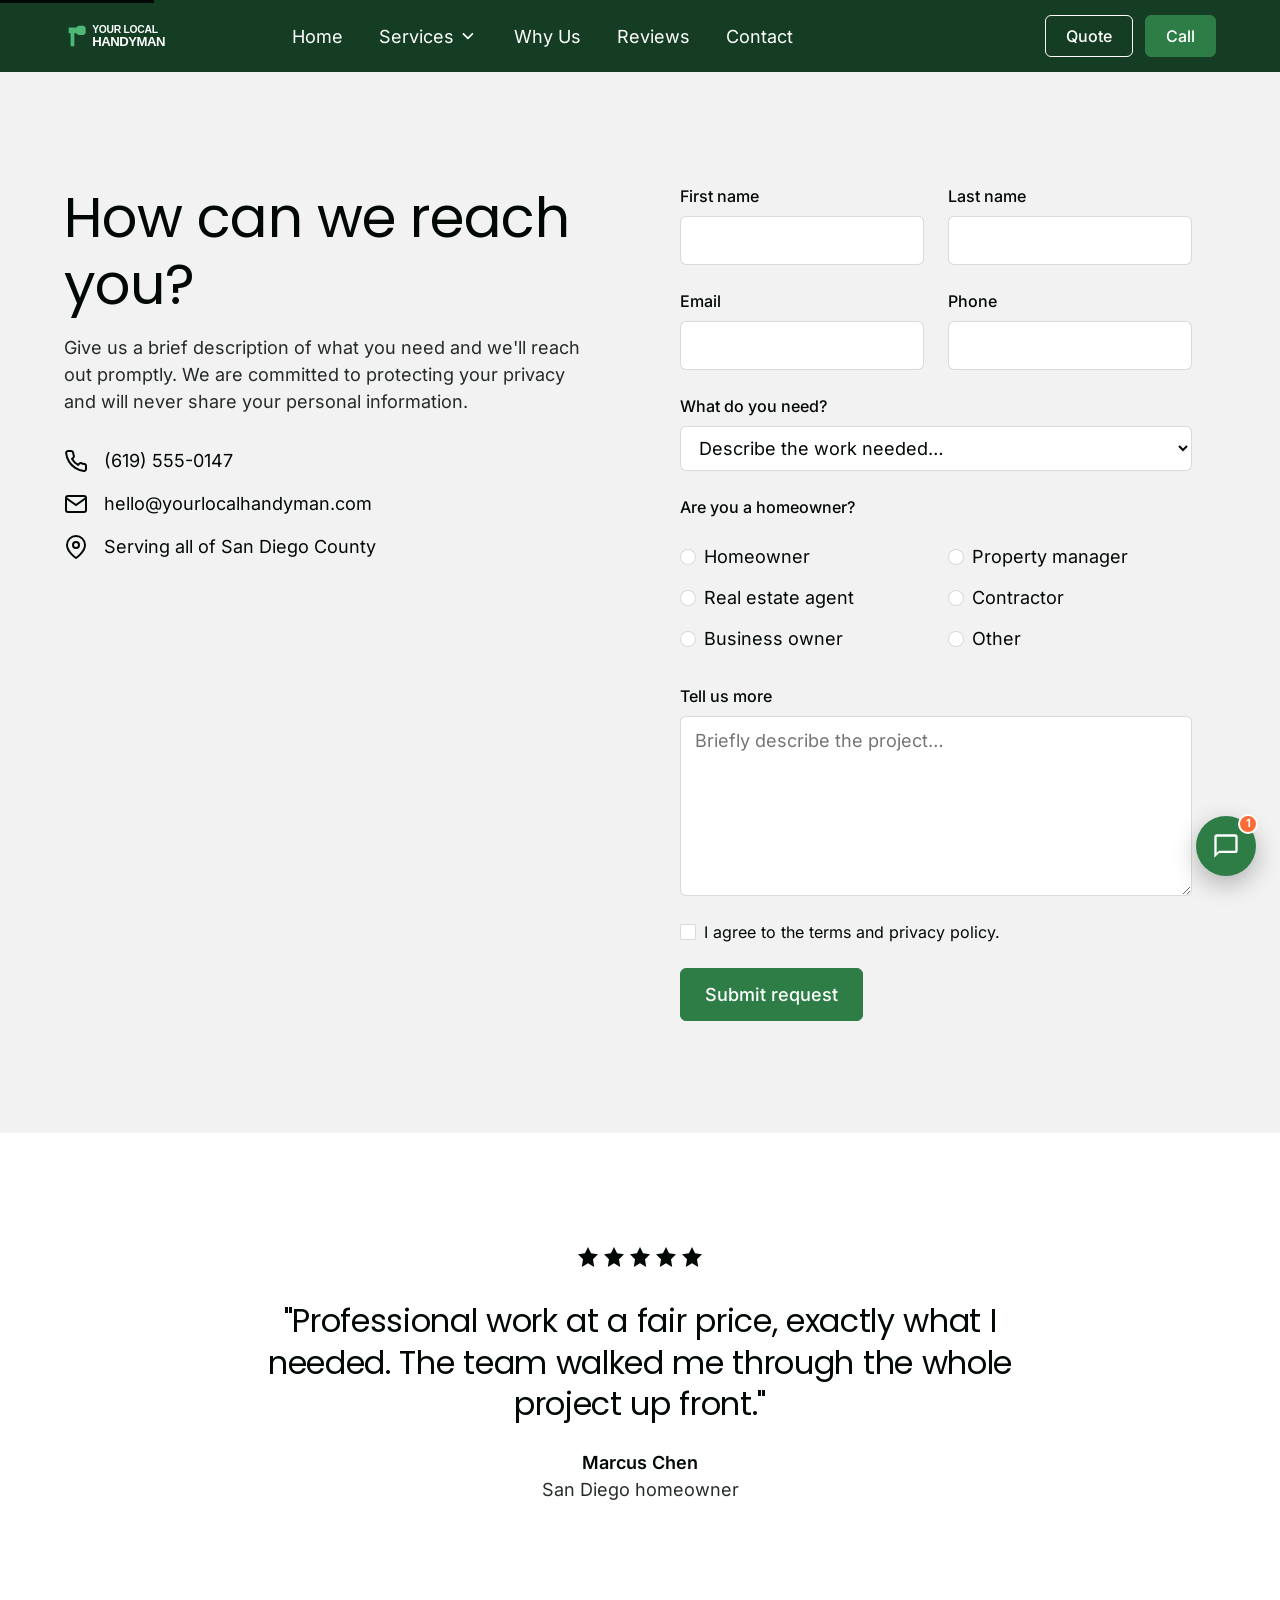
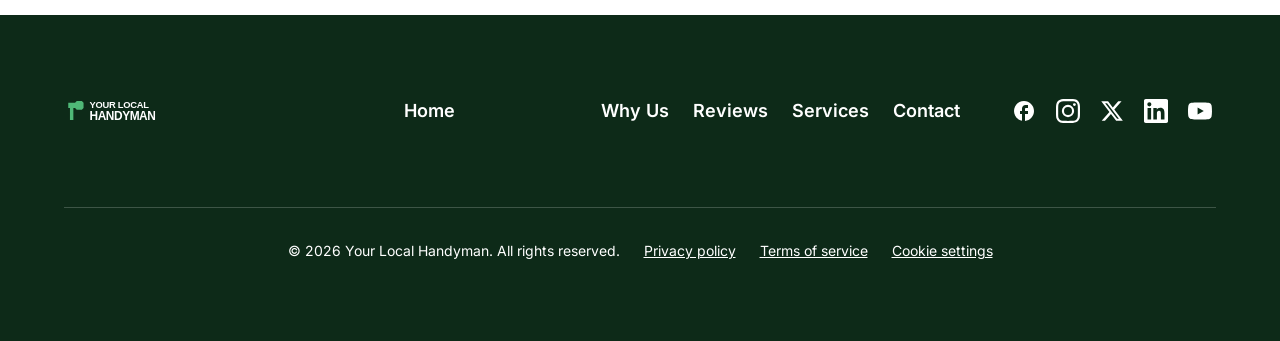
<file: contact.html>
<!DOCTYPE html>
<html lang="en">
<head>
  <meta charset="UTF-8" />
  <meta name="viewport" content="width=device-width, initial-scale=1.0" />

  <title>Contact Us — Your Local Handyman, San Diego</title>
  <meta name="description" content="Request a free quote or call our San Diego handyman team. Fast response, transparent pricing, fully licensed and insured." />
  <meta name="author" content="Your Local Handyman" />
  <link rel="canonical" href="https://yourlocalhandyman.com/contact.html" />

  <meta property="og:type" content="website" />
  <meta property="og:site_name" content="Your Local Handyman" />
  <meta property="og:url" content="https://yourlocalhandyman.com/contact.html" />
  <meta property="og:title" content="Contact Us — Your Local Handyman, San Diego" />
  <meta property="og:description" content="Request a free quote or call our San Diego handyman team. Fast response, transparent pricing, fully licensed and insured." />
  <meta property="og:image" content="https://yourlocalhandyman.com/images/home-hero-header-section.jpg" />
  <meta property="og:locale" content="en_US" />
  <meta name="twitter:card" content="summary_large_image" />
  <meta name="twitter:title" content="Contact Us — Your Local Handyman, San Diego" />
  <meta name="twitter:description" content="Request a free quote or call our San Diego handyman team. Fast response, transparent pricing, fully licensed and insured." />
  <meta name="twitter:image" content="https://yourlocalhandyman.com/images/home-hero-header-section.jpg" />

  <meta name="robots" content="index, follow, max-image-preview:large, max-snippet:-1" />
  <meta name="theme-color" content="#143D24" />

  <link rel="icon" type="image/svg+xml" href="logo/logo-light.svg" />
  <link rel="stylesheet" href="css/styles.css" />
  <link rel="stylesheet" href="css/widgets.css" />
  <script type="application/ld+json">{"@context":"https://schema.org","@type":"ContactPage","name":"Contact Your Local Handyman","url":"https://yourlocalhandyman.com/contact.html","mainEntity":{"@type":"HomeAndConstructionBusiness","name":"Your Local Handyman","telephone":"+1-619-555-0147","email":"hello@yourlocalhandyman.com","address":{"@type":"PostalAddress","addressLocality":"San Diego","addressRegion":"CA","addressCountry":"US"}}}</script>
    <!-- Google tag (gtag.js) -->
    <script async src="https://www.googletagmanager.com/gtag/js?id=G-8PBX5E0LYB"></script>
    <script>
      window.dataLayer = window.dataLayer || [];
      function gtag(){dataLayer.push(arguments);}
      gtag('js', new Date());

      gtag('config', 'G-8PBX5E0LYB');
    </script>
</head>
<body>
<a class="skip-link" href="#main">Skip to content</a>
<header class="navbar scheme-4">
  <nav class="container navbar-inner" aria-label="Primary">
    <a href="index.html" class="navbar-logo" aria-label="Your Local Handyman — Home">
      <img src="logo/logo-dark.svg" alt="Your Local Handyman" />
    </a>

    <div class="navbar-links">
      <a href="index.html">Home</a>
      <div class="dropdown" data-open="false">
        <button class="dropdown-trigger" aria-haspopup="true" aria-expanded="false">
          Services
          <svg viewBox="0 0 24 24" fill="none" stroke="currentColor" stroke-width="2" aria-hidden="true"><path d="M6 9l6 6 6-6"/></svg>
        </button>
        <div class="dropdown-menu" role="menu">
          <a href="repair.html">Repair</a>
          <a href="painting.html">Painting</a>
          <a href="flooring.html">Flooring</a>
          <a href="carpentry.html">Carpentry</a>
          <a href="doors-and-windows.html">Doors & Windows</a>
          <a href="safety-and-mobility.html">Safety & Mobility</a>
        </div>
      </div>
      <a href="choose-us.html">Why Us</a>
      <a href="reviews.html">Reviews</a>
      <a href="contact.html">Contact</a>
    </div>

    <div class="navbar-actions">
      <a href="contact.html" class="btn btn-sm btn-secondary">Quote</a>
      <a href="tel:+16195550147" class="btn btn-sm btn-primary">Call</a>
    </div>

    <button class="navbar-toggle" aria-label="Toggle menu" aria-expanded="false">
      <span></span><span></span><span></span>
    </button>
  </nav>

  <div class="navbar-mobile" aria-label="Mobile navigation">
    <a href="index.html">Home</a>
    <div class="dropdown" data-open="false">
      <button class="dropdown-trigger" aria-haspopup="true" aria-expanded="false">
        Services
        <svg viewBox="0 0 24 24" fill="none" stroke="currentColor" stroke-width="2" aria-hidden="true"><path d="M6 9l6 6 6-6"/></svg>
      </button>
      <div class="dropdown-menu" role="menu">
        <a href="repair.html">Repair</a>
        <a href="painting.html">Painting</a>
        <a href="flooring.html">Flooring</a>
        <a href="carpentry.html">Carpentry</a>
        <a href="doors-and-windows.html">Doors & Windows</a>
        <a href="safety-and-mobility.html">Safety & Mobility</a>
      </div>
    </div>
    <a href="choose-us.html">Why Us</a>
    <a href="reviews.html">Reviews</a>
    <a href="contact.html">Contact</a>
    <div class="navbar-actions">
      <a href="contact.html" class="btn btn-secondary">Quote</a>
      <a href="tel:+16195550147" class="btn btn-primary">Call</a>
    </div>
  </div>
</header>
<main id="main">
<section class="section scheme-3" aria-labelledby="contact-title">
  <div class="container" style="display: grid; grid-template-columns: 1fr; gap: 3rem;">
    <style>
      @media (min-width: 992px) {
        .contact-grid { grid-template-columns: 1fr 1fr !important; gap: 5rem !important; align-items: start; }
      }
    </style>
    <div class="contact-grid" style="display: grid; grid-template-columns: 1fr; gap: 3rem;">
      <div>
        <h1 id="contact-title" class="font-bold mb-4">How can we reach you?</h1>
        <p class="muted text-medium">Give us a brief description of what you need and we'll reach out promptly. We are committed to protecting your privacy and will never share your personal information.</p>
        <div style="display: grid; gap: 1rem; margin-top: 2rem;">
          <div style="display: flex; align-items: center; gap: 1rem;"><svg viewBox="0 0 24 24" fill="none" stroke="currentColor" stroke-width="2" aria-hidden="true" style="width:24px;height:24px;flex-shrink:0;"><path d="M22 16.92v3a2 2 0 0 1-2.18 2 19.79 19.79 0 0 1-8.63-3.07 19.5 19.5 0 0 1-6-6 19.79 19.79 0 0 1-3.07-8.67A2 2 0 0 1 4.11 2h3a2 2 0 0 1 2 1.72 12.84 12.84 0 0 0 .7 2.81 2 2 0 0 1-.45 2.11L8.09 9.91a16 16 0 0 0 6 6l1.27-1.27a2 2 0 0 1 2.11-.45 12.84 12.84 0 0 0 2.81.7A2 2 0 0 1 22 16.92z"/></svg><a href="tel:+16195550147">(619) 555-0147</a></div>
          <div style="display: flex; align-items: center; gap: 1rem;"><svg viewBox="0 0 24 24" fill="none" stroke="currentColor" stroke-width="2" aria-hidden="true" style="width:24px;height:24px;flex-shrink:0;"><path d="M4 4h16c1.1 0 2 .9 2 2v12c0 1.1-.9 2-2 2H4c-1.1 0-2-.9-2-2V6c0-1.1.9-2 2-2z"/><polyline points="22,6 12,13 2,6"/></svg><a href="mailto:hello@yourlocalhandyman.com">hello@yourlocalhandyman.com</a></div>
          <div style="display: flex; align-items: center; gap: 1rem;"><svg viewBox="0 0 24 24" fill="none" stroke="currentColor" stroke-width="2" aria-hidden="true" style="width:24px;height:24px;flex-shrink:0;"><path d="M21 10c0 7-9 13-9 13s-9-6-9-13a9 9 0 0 1 18 0z"/><circle cx="12" cy="10" r="3"/></svg><span>Serving all of San Diego County</span></div>
        </div>
      </div>

      <form class="form-grid" name="quote" method="POST" data-netlify="true" data-netlify-honeypot="bot-field" action="/thank-you.html">
        <input type="hidden" name="form-name" value="quote" />
        <p style="display: none;"><label>Don't fill this out: <input name="bot-field" /></label></p>

        <div class="form-row-2">
          <div class="field">
            <label class="label" for="firstName">First name</label>
            <input class="input" type="text" id="firstName" name="firstName" required />
          </div>
          <div class="field">
            <label class="label" for="lastName">Last name</label>
            <input class="input" type="text" id="lastName" name="lastName" required />
          </div>
        </div>

        <div class="form-row-2">
          <div class="field">
            <label class="label" for="email">Email</label>
            <input class="input" type="email" id="email" name="email" required />
          </div>
          <div class="field">
            <label class="label" for="phone">Phone</label>
            <input class="input" type="tel" id="phone" name="phone" />
          </div>
        </div>

        <div class="field">
          <label class="label" for="service">What do you need?</label>
          <select class="select" id="service" name="service">
            <option value="">Describe the work needed…</option>
            <option value="repair">General Repair</option>
            <option value="painting">Painting</option>
            <option value="flooring">Flooring</option>
            <option value="carpentry">Carpentry</option>
            <option value="doors-windows">Doors & Windows</option>
            <option value="safety">Safety & Mobility</option>
            <option value="other">Other / Not sure</option>
          </select>
        </div>

        <div class="field">
          <p class="label" style="margin-bottom: 0.5rem;">Are you a homeowner?</p>
          <div class="radio-group">
            <label class="radio-item"><input type="radio" name="who" value="homeowner" /> Homeowner</label>
            <label class="radio-item"><input type="radio" name="who" value="property-manager" /> Property manager</label>
            <label class="radio-item"><input type="radio" name="who" value="agent" /> Real estate agent</label>
            <label class="radio-item"><input type="radio" name="who" value="contractor" /> Contractor</label>
            <label class="radio-item"><input type="radio" name="who" value="business" /> Business owner</label>
            <label class="radio-item"><input type="radio" name="who" value="other" /> Other</label>
          </div>
        </div>

        <div class="field">
          <label class="label" for="message">Tell us more</label>
          <textarea class="textarea" id="message" name="message" placeholder="Briefly describe the project…"></textarea>
        </div>

        <label class="checkbox"><input type="checkbox" name="terms" required /> <span>I agree to the terms and privacy policy.</span></label>

        <div><button type="submit" class="btn btn-primary">Submit request</button></div>
      </form>
    </div>
  </div>
</section>
<section class="section scheme-2" aria-label="Customer testimonial">
    <div class="container" style="max-width: 48rem; text-align: center;">
      <div class="stars" aria-label="5 out of 5 stars" style="justify-content: center;"><svg viewBox="0 0 24 24" fill="currentColor" aria-hidden="true"><path d="M12 2l3.09 6.26L22 9.27l-5 4.87L18.18 22 12 18.27 5.82 22 7 14.14 2 9.27l6.91-1.01z"/></svg><svg viewBox="0 0 24 24" fill="currentColor" aria-hidden="true"><path d="M12 2l3.09 6.26L22 9.27l-5 4.87L18.18 22 12 18.27 5.82 22 7 14.14 2 9.27l6.91-1.01z"/></svg><svg viewBox="0 0 24 24" fill="currentColor" aria-hidden="true"><path d="M12 2l3.09 6.26L22 9.27l-5 4.87L18.18 22 12 18.27 5.82 22 7 14.14 2 9.27l6.91-1.01z"/></svg><svg viewBox="0 0 24 24" fill="currentColor" aria-hidden="true"><path d="M12 2l3.09 6.26L22 9.27l-5 4.87L18.18 22 12 18.27 5.82 22 7 14.14 2 9.27l6.91-1.01z"/></svg><svg viewBox="0 0 24 24" fill="currentColor" aria-hidden="true"><path d="M12 2l3.09 6.26L22 9.27l-5 4.87L18.18 22 12 18.27 5.82 22 7 14.14 2 9.27l6.91-1.01z"/></svg></div>
      <blockquote class="font-bold mt-6" style="font-family: 'Poppins', sans-serif; font-size: var(--text-h4); line-height: 1.3; letter-spacing: -0.01em;">"Professional work at a fair price, exactly what I needed. The team walked me through the whole project up front."</blockquote>
      <div class="mt-6">
        <p class="font-semibold">Marcus Chen</p>
        <p class="muted">San Diego homeowner</p>
      </div>
    </div>
  </section></main>
<footer class="footer scheme-5">
  <div class="container">
    <div class="footer-top">
      <a href="index.html" aria-label="Your Local Handyman — Home">
        <img src="logo/logo-dark.svg" alt="Your Local Handyman" />
      </a>
      <ul class="footer-nav">
        <li><a href="index.html">Home</a></li>
        <li><a href="choose-us.html">Why Us</a></li>
        <li><a href="reviews.html">Reviews</a></li>
        <li><a href="repair.html">Services</a></li>
        <li><a href="contact.html">Contact</a></li>
      </ul>
      <div class="footer-social" aria-label="Social media">
        <a href="#" aria-label="Facebook"><svg viewBox="0 0 24 24" fill="currentColor"><path d="M22 12c0-5.52-4.48-10-10-10S2 6.48 2 12c0 4.84 3.44 8.87 8 9.8V15H8v-3h2V9.5C10 7.57 11.57 6 13.5 6H16v3h-2c-.55 0-1 .45-1 1v2h3v3h-3v6.95c5.05-.5 9-4.76 9-9.95z"/></svg></a>
        <a href="#" aria-label="Instagram"><svg viewBox="0 0 24 24" fill="currentColor"><path d="M12 2.2c3.2 0 3.58.01 4.85.07 1.17.05 1.8.25 2.23.41.56.22.96.48 1.38.9.42.42.68.82.9 1.38.16.42.36 1.06.41 2.23.06 1.27.07 1.65.07 4.85s-.01 3.58-.07 4.85c-.05 1.17-.25 1.8-.41 2.23-.22.56-.48.96-.9 1.38-.42.42-.82.68-1.38.9-.42.16-1.06.36-2.23.41-1.27.06-1.65.07-4.85.07s-3.58-.01-4.85-.07c-1.17-.05-1.8-.25-2.23-.41-.56-.22-.96-.48-1.38-.9-.42-.42-.68-.82-.9-1.38-.16-.42-.36-1.06-.41-2.23C2.21 15.58 2.2 15.2 2.2 12s.01-3.58.07-4.85c.05-1.17.25-1.8.41-2.23.22-.56.48-.96.9-1.38.42-.42.82-.68 1.38-.9.42-.16 1.06-.36 2.23-.41C8.42 2.21 8.8 2.2 12 2.2zM12 0C8.74 0 8.33.01 7.05.07 5.78.13 4.9.34 4.14.63c-.79.31-1.46.72-2.13 1.39C1.34 2.68.93 3.35.62 4.14.34 4.9.13 5.78.07 7.05.01 8.33 0 8.74 0 12s.01 3.67.07 4.95c.06 1.27.27 2.15.56 2.91.31.79.72 1.46 1.39 2.13.67.67 1.34 1.08 2.13 1.39.76.29 1.64.5 2.91.56C8.33 23.99 8.74 24 12 24s3.67-.01 4.95-.07c1.27-.06 2.15-.27 2.91-.56.79-.31 1.46-.72 2.13-1.39.67-.67 1.08-1.34 1.39-2.13.29-.76.5-1.64.56-2.91.06-1.28.07-1.69.07-4.95s-.01-3.67-.07-4.95c-.06-1.27-.27-2.15-.56-2.91-.31-.79-.72-1.46-1.39-2.13C21.32 1.34 20.65.93 19.86.62 19.1.34 18.22.13 16.95.07 15.67.01 15.26 0 12 0zm0 5.84A6.16 6.16 0 1 0 12 18.16 6.16 6.16 0 0 0 12 5.84zm0 10.16a4 4 0 1 1 0-8 4 4 0 0 1 0 8zm6.41-11.85a1.44 1.44 0 1 0 0 2.88 1.44 1.44 0 0 0 0-2.88z"/></svg></a>
        <a href="#" aria-label="X (Twitter)"><svg viewBox="0 0 24 24" fill="currentColor"><path d="M18.244 2.25h3.308l-7.227 8.26 8.502 11.24H16.17l-5.214-6.817L4.99 21.75H1.68l7.73-8.835L1.254 2.25H8.08l4.713 6.231zm-1.161 17.52h1.833L7.084 4.126H5.117z"/></svg></a>
        <a href="#" aria-label="LinkedIn"><svg viewBox="0 0 24 24" fill="currentColor"><path d="M20.45 20.45h-3.56v-5.57c0-1.33-.03-3.04-1.85-3.04-1.85 0-2.14 1.45-2.14 2.94v5.67H9.34V9h3.42v1.56h.05c.48-.9 1.64-1.85 3.38-1.85 3.62 0 4.28 2.38 4.28 5.47v6.27zM5.34 7.43a2.06 2.06 0 1 1 0-4.12 2.06 2.06 0 0 1 0 4.12zM7.12 20.45H3.55V9h3.57v11.45zM22.23 0H1.77C.79 0 0 .77 0 1.72v20.56C0 23.23.79 24 1.77 24h20.46c.98 0 1.77-.77 1.77-1.72V1.72C24 .77 23.21 0 22.23 0z"/></svg></a>
        <a href="#" aria-label="YouTube"><svg viewBox="0 0 24 24" fill="currentColor"><path d="M23.5 6.2a3 3 0 0 0-2.1-2.1C19.5 3.6 12 3.6 12 3.6s-7.5 0-9.4.5A3 3 0 0 0 .5 6.2C0 8.1 0 12 0 12s0 3.9.5 5.8a3 3 0 0 0 2.1 2.1c1.9.5 9.4.5 9.4.5s7.5 0 9.4-.5a3 3 0 0 0 2.1-2.1c.5-1.9.5-5.8.5-5.8s0-3.9-.5-5.8zM9.6 15.6V8.4l6.2 3.6-6.2 3.6z"/></svg></a>
      </div>
    </div>
    <div class="footer-divider"></div>
    <div class="footer-bottom">
      <div class="legal">
        <p>© <span id="footer-year">2026</span> Your Local Handyman. All rights reserved.</p>
        <a href="#">Privacy policy</a>
        <a href="#">Terms of service</a>
        <a href="#">Cookie settings</a>
      </div>
    </div>
  </div>
</footer>

<script src="js/site-widgets.js" defer></script>
<script src="js/site.js" defer></script>
<script>document.getElementById("footer-year").textContent = new Date().getFullYear();</script>
</body>
</html>
</file>
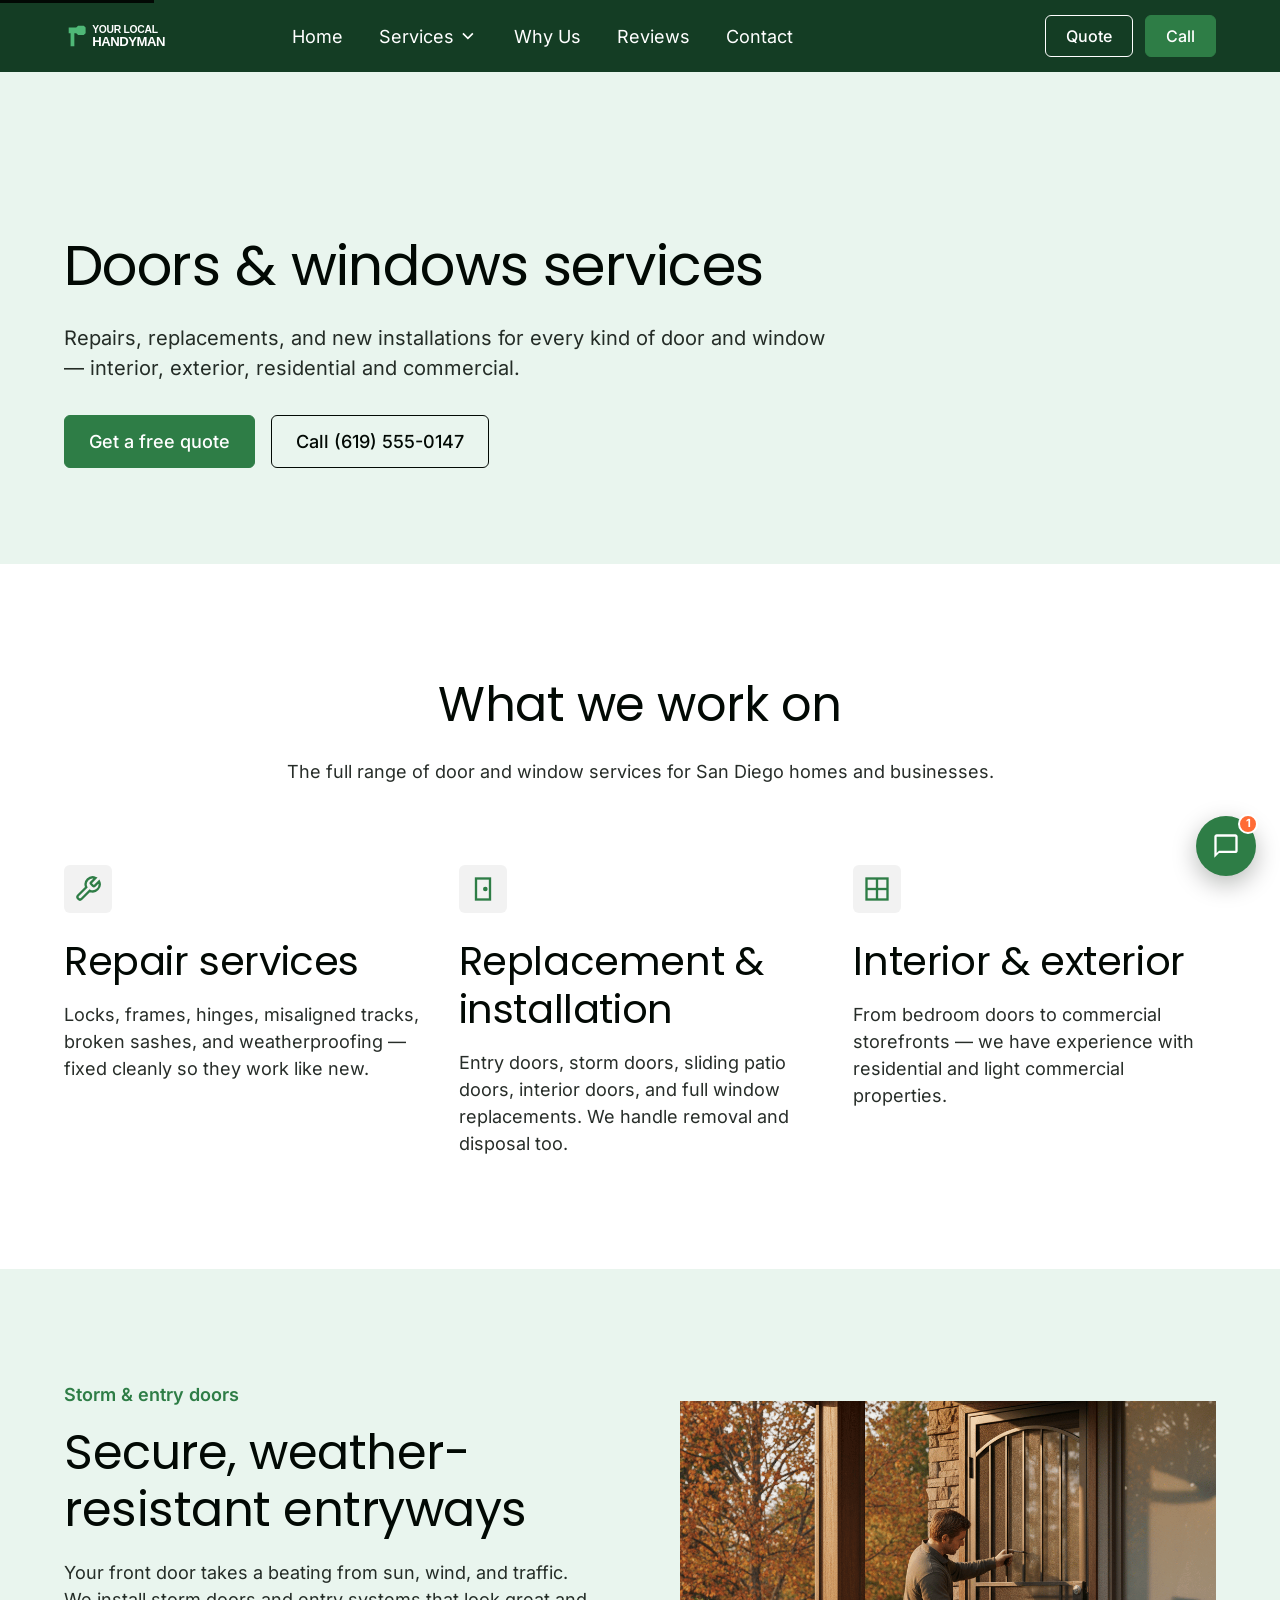
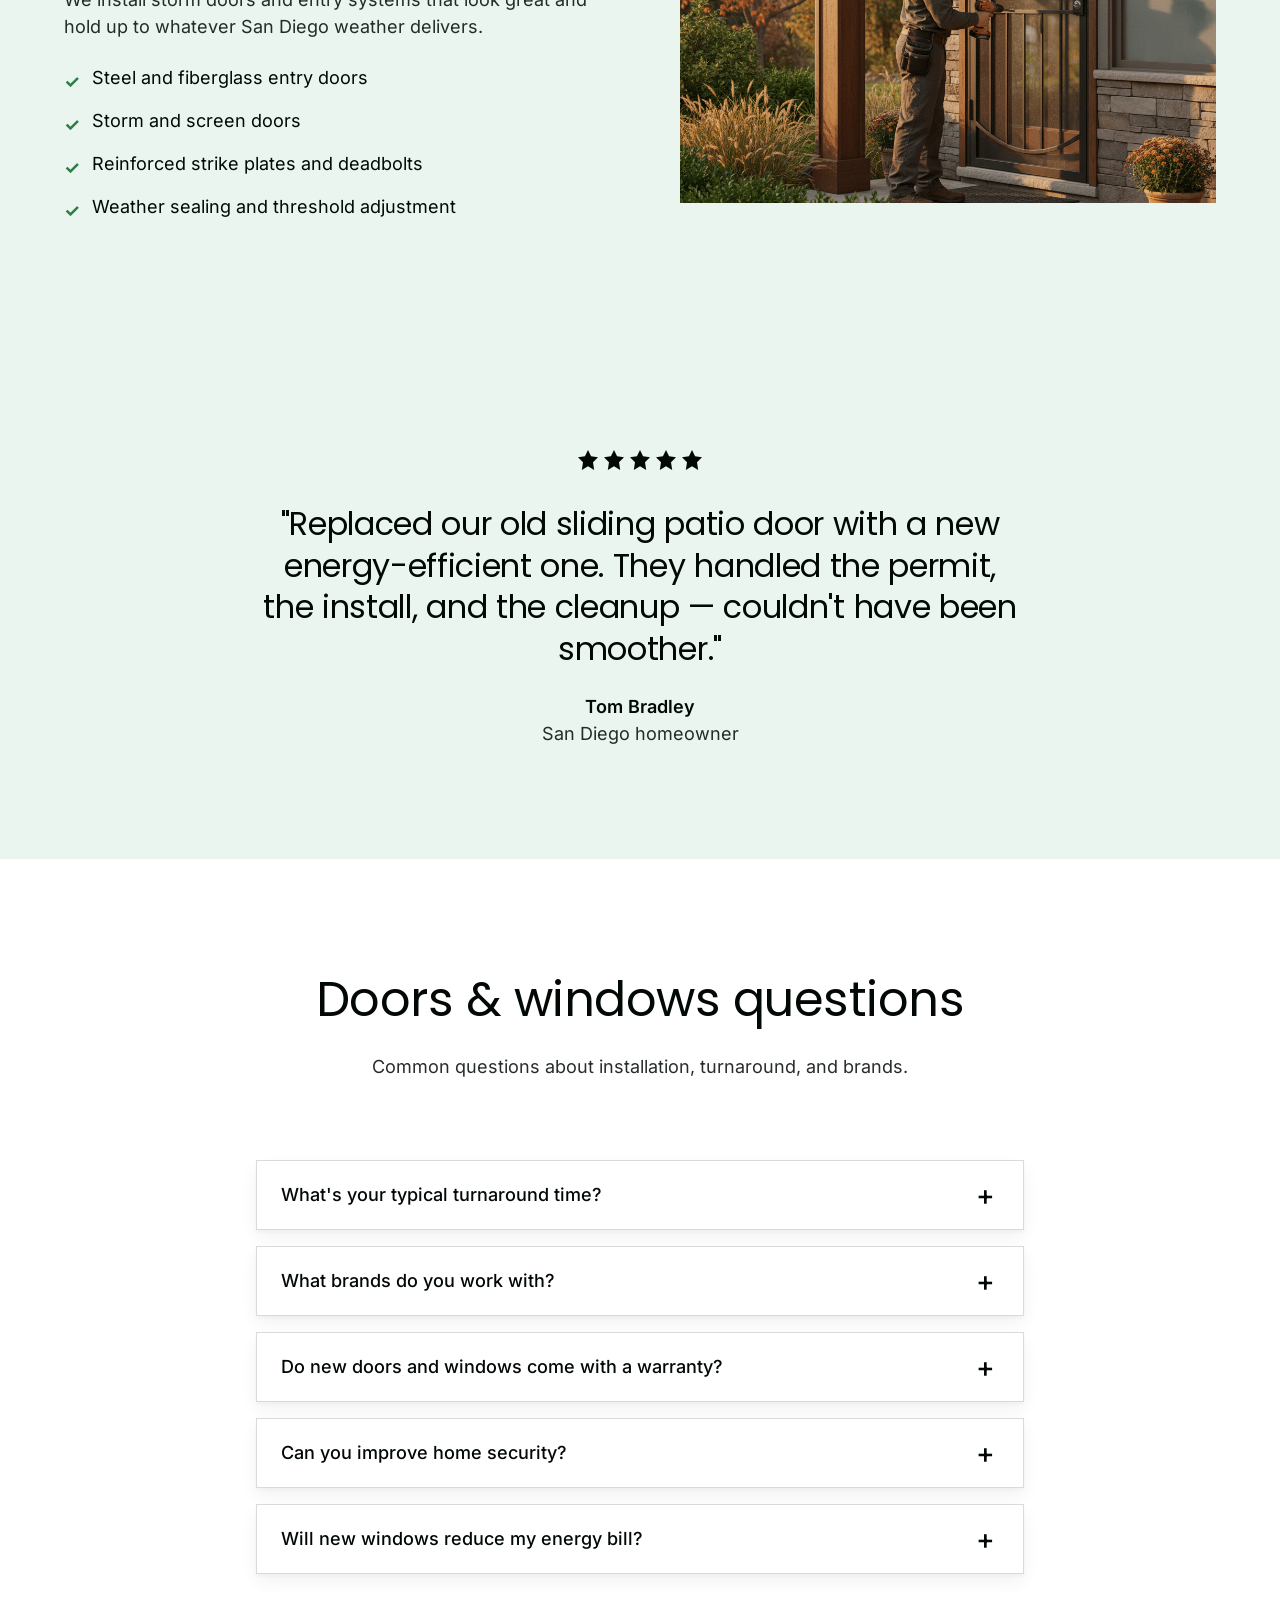
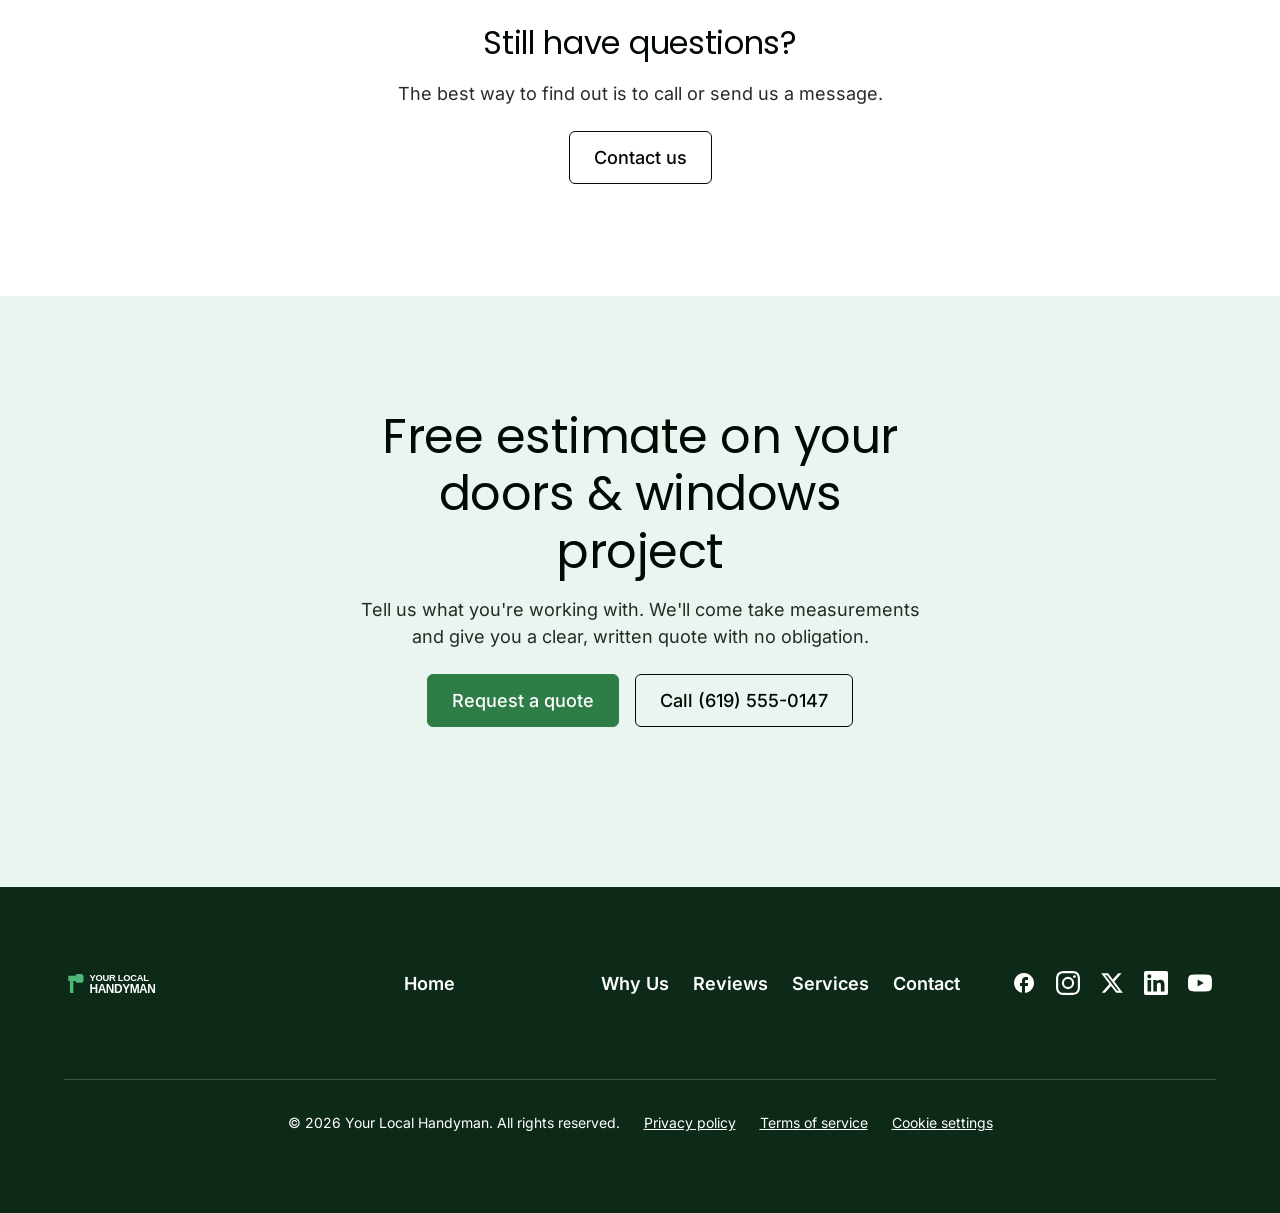
<file: doors-and-windows.html>
<!DOCTYPE html>
<html lang="en">
<head>
  <meta charset="UTF-8" />
  <meta name="viewport" content="width=device-width, initial-scale=1.0" />
  <title>Doors & Windows Services in San Diego | Your Local Handyman</title>
  <meta name="description" content="Door and window repair, replacement, and installation in San Diego — interior, exterior, storm, entry, sliding. Free estimates." />
  <meta name="author" content="Your Local Handyman" />
  <link rel="canonical" href="https://yourlocalhandyman.com/doors-and-windows.html" />
  <meta property="og:type" content="website" />
  <meta property="og:site_name" content="Your Local Handyman" />
  <meta property="og:url" content="https://yourlocalhandyman.com/doors-and-windows.html" />
  <meta property="og:title" content="Doors & Windows Services in San Diego | Your Local Handyman" />
  <meta property="og:description" content="Door and window repair, replacement, and installation in San Diego — interior, exterior, storm, entry, sliding. Free estimates." />
  <meta property="og:image" content="https://yourlocalhandyman.com/images/doors-and-windows-feature-section.png" />
  <meta property="og:locale" content="en_US" />
  <meta name="twitter:card" content="summary_large_image" />
  <meta name="twitter:title" content="Doors & Windows Services in San Diego | Your Local Handyman" />
  <meta name="twitter:description" content="Door and window repair, replacement, and installation in San Diego — interior, exterior, storm, entry, sliding. Free estimates." />
  <meta name="twitter:image" content="https://yourlocalhandyman.com/images/doors-and-windows-feature-section.png" />
  <meta name="robots" content="index, follow, max-image-preview:large, max-snippet:-1" />
  <meta name="theme-color" content="#143D24" />
  <link rel="icon" type="image/svg+xml" href="logo/logo-light.svg" />
  <link rel="stylesheet" href="css/styles.css" />
  <link rel="stylesheet" href="css/widgets.css" />
  <script type="application/ld+json">{"@context":"https://schema.org","@type":"FAQPage","mainEntity":[{"@type":"Question","name":"What's your typical turnaround time?","acceptedAnswer":{"@type":"Answer","text":"Most repairs are completed in a single visit. Full replacements depend on ordering — usually 1-3 weeks from quote to install."}},{"@type":"Question","name":"What brands do you work with?","acceptedAnswer":{"@type":"Answer","text":"We work with most major brands including Andersen, Pella, Milgard, Therma-Tru, and Larson. If you have a preference, just let us know."}},{"@type":"Question","name":"Do new doors and windows come with a warranty?","acceptedAnswer":{"@type":"Answer","text":"Yes. Manufacturer warranties vary by product. We also warranty our installation workmanship for two years."}},{"@type":"Question","name":"Can you improve home security?","acceptedAnswer":{"@type":"Answer","text":"Absolutely. We install deadbolts, smart locks, reinforced strike plates, and impact-resistant glass to harden entries against break-ins."}},{"@type":"Question","name":"Will new windows reduce my energy bill?","acceptedAnswer":{"@type":"Answer","text":"Modern double or triple-pane windows with low-E coatings can cut HVAC costs significantly, especially in older San Diego homes with single-pane windows."}}]}</script>
    <!-- Google tag (gtag.js) -->
    <script async src="https://www.googletagmanager.com/gtag/js?id=G-8PBX5E0LYB"></script>
    <script>
      window.dataLayer = window.dataLayer || [];
      function gtag(){dataLayer.push(arguments);}
      gtag('js', new Date());

      gtag('config', 'G-8PBX5E0LYB');
    </script>
</head>
<body>
<a class="skip-link" href="#main">Skip to content</a>
<header class="navbar scheme-4">
  <nav class="container navbar-inner" aria-label="Primary">
    <a href="index.html" class="navbar-logo" aria-label="Your Local Handyman — Home">
      <img src="logo/logo-dark.svg" alt="Your Local Handyman" />
    </a>
    <div class="navbar-links">
      <a href="index.html">Home</a>
      <div class="dropdown" data-open="false">
        <button class="dropdown-trigger" aria-haspopup="true" aria-expanded="false">Services <svg viewBox="0 0 24 24" fill="none" stroke="currentColor" stroke-width="2" aria-hidden="true"><path d="M6 9l6 6 6-6"/></svg></button>
        <div class="dropdown-menu" role="menu">
          <a href="repair.html">Repair</a>
          <a href="painting.html">Painting</a>
          <a href="flooring.html">Flooring</a>
          <a href="carpentry.html">Carpentry</a>
          <a href="doors-and-windows.html">Doors & Windows</a>
          <a href="safety-and-mobility.html">Safety & Mobility</a>
        </div>
      </div>
      <a href="choose-us.html">Why Us</a>
      <a href="reviews.html">Reviews</a>
      <a href="contact.html">Contact</a>
    </div>
    <div class="navbar-actions">
      <a href="contact.html" class="btn btn-sm btn-secondary">Quote</a>
      <a href="tel:+16195550147" class="btn btn-sm btn-primary">Call</a>
    </div>
    <button class="navbar-toggle" aria-label="Toggle menu" aria-expanded="false"><span></span><span></span><span></span></button>
  </nav>
  <div class="navbar-mobile" aria-label="Mobile navigation">
    <a href="index.html">Home</a>
    <div class="dropdown" data-open="false">
      <button class="dropdown-trigger" aria-haspopup="true" aria-expanded="false">Services <svg viewBox="0 0 24 24" fill="none" stroke="currentColor" stroke-width="2" aria-hidden="true"><path d="M6 9l6 6 6-6"/></svg></button>
      <div class="dropdown-menu" role="menu">
        <a href="repair.html">Repair</a>
        <a href="painting.html">Painting</a>
        <a href="flooring.html">Flooring</a>
        <a href="carpentry.html">Carpentry</a>
        <a href="doors-and-windows.html">Doors & Windows</a>
        <a href="safety-and-mobility.html">Safety & Mobility</a>
      </div>
    </div>
    <a href="choose-us.html">Why Us</a>
    <a href="reviews.html">Reviews</a>
    <a href="contact.html">Contact</a>
    <div class="navbar-actions">
      <a href="contact.html" class="btn btn-secondary">Quote</a>
      <a href="tel:+16195550147" class="btn btn-primary">Call</a>
    </div>
  </div>
</header>
<main id="main"><section class="page-header scheme-1" aria-label="Page header">
    <div class="container">
      <h1 class="font-bold">Doors & windows services</h1>
      <p class="lead muted mt-4">Repairs, replacements, and new installations for every kind of door and window — interior, exterior, residential and commercial.</p>
      <div class="actions">
        <a href="contact.html" class="btn btn-primary">Get a free quote</a>
        <a href="tel:+16195550147" class="btn btn-secondary">Call (619) 555-0147</a>
      </div>
    </div>
  </section><section class="section scheme-2" aria-label="What we work on">
    <div class="container">
      <div class="section-title">
        <h2 class="font-bold">What we work on</h2>
        <p class="muted mt-4">The full range of door and window services for San Diego homes and businesses.</p>
      </div>
      <div class="grid-3">
        <article class="feature-card">
          <div class="icon-wrap"><svg viewBox="0 0 24 24" fill="none" stroke="currentColor" stroke-width="2"><path d="M14.7 6.3a1 1 0 0 0 0 1.4l1.6 1.6a1 1 0 0 0 1.4 0l3.77-3.77a6 6 0 0 1-7.94 7.94l-6.91 6.91a2.12 2.12 0 0 1-3-3l6.91-6.91a6 6 0 0 1 7.94-7.94l-3.76 3.76z"/></svg></div>
          <h3 class="font-bold">Repair services</h3>
          <p class="muted mt-4">Locks, frames, hinges, misaligned tracks, broken sashes, and weatherproofing — fixed cleanly so they work like new.</p>
        </article><article class="feature-card">
          <div class="icon-wrap"><svg viewBox="0 0 24 24" fill="none" stroke="currentColor" stroke-width="2"><rect x="6" y="3" width="12" height="18"/><circle cx="14" cy="12" r="1"/></svg></div>
          <h3 class="font-bold">Replacement & installation</h3>
          <p class="muted mt-4">Entry doors, storm doors, sliding patio doors, interior doors, and full window replacements. We handle removal and disposal too.</p>
        </article><article class="feature-card">
          <div class="icon-wrap"><svg viewBox="0 0 24 24" fill="none" stroke="currentColor" stroke-width="2"><rect x="3" y="3" width="18" height="18"/><line x1="3" y1="12" x2="21" y2="12"/><line x1="12" y1="3" x2="12" y2="21"/></svg></div>
          <h3 class="font-bold">Interior & exterior</h3>
          <p class="muted mt-4">From bedroom doors to commercial storefronts — we have experience with residential and light commercial properties.</p>
        </article>
      </div>
    </div>
  </section><section class="section scheme-1" aria-label="Secure, weather-resistant entryways">
    <div class="container">
      <div class="split-feature ">
        <div class="copy">
          <p class="text-small font-semibold mb-4" style="color: var(--color-science-blue);">Storm & entry doors</p>
          <h2 class="font-bold">Secure, weather-resistant entryways</h2>
          <p class="muted mt-4">Your front door takes a beating from sun, wind, and traffic. We install storm doors and entry systems that look great and hold up to whatever San Diego weather delivers.</p>
          <ul style="margin-top: 1.5rem; display: grid; gap: 0.75rem;"><li style="display: flex; gap: 0.75rem; align-items: flex-start;"><span aria-hidden="true" style="color: var(--color-science-blue); margin-top: 0.25rem; font-weight: bold;">✓</span><span>Steel and fiberglass entry doors</span></li><li style="display: flex; gap: 0.75rem; align-items: flex-start;"><span aria-hidden="true" style="color: var(--color-science-blue); margin-top: 0.25rem; font-weight: bold;">✓</span><span>Storm and screen doors</span></li><li style="display: flex; gap: 0.75rem; align-items: flex-start;"><span aria-hidden="true" style="color: var(--color-science-blue); margin-top: 0.25rem; font-weight: bold;">✓</span><span>Reinforced strike plates and deadbolts</span></li><li style="display: flex; gap: 0.75rem; align-items: flex-start;"><span aria-hidden="true" style="color: var(--color-science-blue); margin-top: 0.25rem; font-weight: bold;">✓</span><span>Weather sealing and threshold adjustment</span></li></ul>
          
        </div>
        <div class="media"><img src="images/doors-and-windows-feature-section.png" alt="New entry door installation" loading="lazy" /></div>
      </div>
    </div>
  </section><section class="section scheme-1" aria-label="Customer testimonial">
    <div class="container" style="max-width: 48rem; text-align: center;">
      <div class="stars" aria-label="5 out of 5 stars" style="justify-content: center;"><svg viewBox="0 0 24 24" fill="currentColor" aria-hidden="true"><path d="M12 2l3.09 6.26L22 9.27l-5 4.87L18.18 22 12 18.27 5.82 22 7 14.14 2 9.27l6.91-1.01z"/></svg><svg viewBox="0 0 24 24" fill="currentColor" aria-hidden="true"><path d="M12 2l3.09 6.26L22 9.27l-5 4.87L18.18 22 12 18.27 5.82 22 7 14.14 2 9.27l6.91-1.01z"/></svg><svg viewBox="0 0 24 24" fill="currentColor" aria-hidden="true"><path d="M12 2l3.09 6.26L22 9.27l-5 4.87L18.18 22 12 18.27 5.82 22 7 14.14 2 9.27l6.91-1.01z"/></svg><svg viewBox="0 0 24 24" fill="currentColor" aria-hidden="true"><path d="M12 2l3.09 6.26L22 9.27l-5 4.87L18.18 22 12 18.27 5.82 22 7 14.14 2 9.27l6.91-1.01z"/></svg><svg viewBox="0 0 24 24" fill="currentColor" aria-hidden="true"><path d="M12 2l3.09 6.26L22 9.27l-5 4.87L18.18 22 12 18.27 5.82 22 7 14.14 2 9.27l6.91-1.01z"/></svg></div>
      <blockquote class="font-bold mt-6" style="font-family: 'Poppins', sans-serif; font-size: var(--text-h4); line-height: 1.3; letter-spacing: -0.01em;">"Replaced our old sliding patio door with a new energy-efficient one. They handled the permit, the install, and the cleanup — couldn't have been smoother."</blockquote>
      <div class="mt-6">
        <p class="font-semibold">Tom Bradley</p>
        <p class="muted">San Diego homeowner</p>
      </div>
    </div>
  </section><section class="section scheme-2" aria-label="Frequently asked questions">
    <div class="container" style="max-width: 48rem;">
      <div class="section-title">
        <h2 class="font-bold">Doors & windows questions</h2>
        <p class="muted mt-4">Common questions about installation, turnaround, and brands.</p>
      </div>
      <div class="accordion" data-type="multiple">
        <article class="accordion-item" data-state="closed">
          <button class="accordion-trigger" aria-expanded="false">What's your typical turnaround time?<span class="icon" aria-hidden="true">+</span></button>
          <div class="accordion-content"><p>Most repairs are completed in a single visit. Full replacements depend on ordering — usually 1-3 weeks from quote to install.</p></div>
        </article><article class="accordion-item" data-state="closed">
          <button class="accordion-trigger" aria-expanded="false">What brands do you work with?<span class="icon" aria-hidden="true">+</span></button>
          <div class="accordion-content"><p>We work with most major brands including Andersen, Pella, Milgard, Therma-Tru, and Larson. If you have a preference, just let us know.</p></div>
        </article><article class="accordion-item" data-state="closed">
          <button class="accordion-trigger" aria-expanded="false">Do new doors and windows come with a warranty?<span class="icon" aria-hidden="true">+</span></button>
          <div class="accordion-content"><p>Yes. Manufacturer warranties vary by product. We also warranty our installation workmanship for two years.</p></div>
        </article><article class="accordion-item" data-state="closed">
          <button class="accordion-trigger" aria-expanded="false">Can you improve home security?<span class="icon" aria-hidden="true">+</span></button>
          <div class="accordion-content"><p>Absolutely. We install deadbolts, smart locks, reinforced strike plates, and impact-resistant glass to harden entries against break-ins.</p></div>
        </article><article class="accordion-item" data-state="closed">
          <button class="accordion-trigger" aria-expanded="false">Will new windows reduce my energy bill?<span class="icon" aria-hidden="true">+</span></button>
          <div class="accordion-content"><p>Modern double or triple-pane windows with low-E coatings can cut HVAC costs significantly, especially in older San Diego homes with single-pane windows.</p></div>
        </article>
      </div>
      <div style="margin: 3rem auto 0; max-width: 32rem; text-align: center;">
        <h4 class="font-bold mb-4">Still have questions?</h4>
        <p class="muted">The best way to find out is to call or send us a message.</p>
        <div class="mt-6"><a href="contact.html" class="btn btn-secondary">Contact us</a></div>
      </div>
    </div>
  </section><section class="section scheme-1" aria-label="Free estimate on your doors & windows project">
    <div class="container cta-image-wrap">
      <div class="cta-copy">
        <h2 class="font-bold">Free estimate on your doors & windows project</h2>
        <p class="muted mt-4">Tell us what you're working with. We'll come take measurements and give you a clear, written quote with no obligation.</p>
        <div class="actions">
          <a href="contact.html" class="btn btn-primary">Request a quote</a>
          <a href="tel:+16195550147" class="btn btn-secondary">Call (619) 555-0147</a>
        </div>
      </div>
      
    </div>
  </section></main>
<footer class="footer scheme-5">
  <div class="container">
    <div class="footer-top">
      <a href="index.html" aria-label="Your Local Handyman — Home"><img src="logo/logo-dark.svg" alt="Your Local Handyman" /></a>
      <ul class="footer-nav">
        <li><a href="index.html">Home</a></li>
        <li><a href="choose-us.html">Why Us</a></li>
        <li><a href="reviews.html">Reviews</a></li>
        <li><a href="repair.html">Services</a></li>
        <li><a href="contact.html">Contact</a></li>
      </ul>
      <div class="footer-social" aria-label="Social media">
        <a href="#" aria-label="Facebook"><svg viewBox="0 0 24 24" fill="currentColor"><path d="M22 12c0-5.52-4.48-10-10-10S2 6.48 2 12c0 4.84 3.44 8.87 8 9.8V15H8v-3h2V9.5C10 7.57 11.57 6 13.5 6H16v3h-2c-.55 0-1 .45-1 1v2h3v3h-3v6.95c5.05-.5 9-4.76 9-9.95z"/></svg></a>
        <a href="#" aria-label="Instagram"><svg viewBox="0 0 24 24" fill="currentColor"><path d="M12 2.2c3.2 0 3.58.01 4.85.07 1.17.05 1.8.25 2.23.41.56.22.96.48 1.38.9.42.42.68.82.9 1.38.16.42.36 1.06.41 2.23.06 1.27.07 1.65.07 4.85s-.01 3.58-.07 4.85c-.05 1.17-.25 1.8-.41 2.23-.22.56-.48.96-.9 1.38-.42.42-.82.68-1.38.9-.42.16-1.06.36-2.23.41-1.27.06-1.65.07-4.85.07s-3.58-.01-4.85-.07c-1.17-.05-1.8-.25-2.23-.41-.56-.22-.96-.48-1.38-.9-.42-.42-.68-.82-.9-1.38-.16-.42-.36-1.06-.41-2.23C2.21 15.58 2.2 15.2 2.2 12s.01-3.58.07-4.85c.05-1.17.25-1.8.41-2.23.22-.56.48-.96.9-1.38.42-.42.82-.68 1.38-.9.42-.16 1.06-.36 2.23-.41C8.42 2.21 8.8 2.2 12 2.2zM12 0C8.74 0 8.33.01 7.05.07 5.78.13 4.9.34 4.14.63c-.79.31-1.46.72-2.13 1.39C1.34 2.68.93 3.35.62 4.14.34 4.9.13 5.78.07 7.05.01 8.33 0 8.74 0 12s.01 3.67.07 4.95c.06 1.27.27 2.15.56 2.91.31.79.72 1.46 1.39 2.13.67.67 1.34 1.08 2.13 1.39.76.29 1.64.5 2.91.56C8.33 23.99 8.74 24 12 24s3.67-.01 4.95-.07c1.27-.06 2.15-.27 2.91-.56.79-.31 1.46-.72 2.13-1.39.67-.67 1.08-1.34 1.39-2.13.29-.76.5-1.64.56-2.91.06-1.28.07-1.69.07-4.95s-.01-3.67-.07-4.95c-.06-1.27-.27-2.15-.56-2.91-.31-.79-.72-1.46-1.39-2.13C21.32 1.34 20.65.93 19.86.62 19.1.34 18.22.13 16.95.07 15.67.01 15.26 0 12 0zm0 5.84A6.16 6.16 0 1 0 12 18.16 6.16 6.16 0 0 0 12 5.84zm0 10.16a4 4 0 1 1 0-8 4 4 0 0 1 0 8zm6.41-11.85a1.44 1.44 0 1 0 0 2.88 1.44 1.44 0 0 0 0-2.88z"/></svg></a>
        <a href="#" aria-label="X (Twitter)"><svg viewBox="0 0 24 24" fill="currentColor"><path d="M18.244 2.25h3.308l-7.227 8.26 8.502 11.24H16.17l-5.214-6.817L4.99 21.75H1.68l7.73-8.835L1.254 2.25H8.08l4.713 6.231zm-1.161 17.52h1.833L7.084 4.126H5.117z"/></svg></a>
        <a href="#" aria-label="LinkedIn"><svg viewBox="0 0 24 24" fill="currentColor"><path d="M20.45 20.45h-3.56v-5.57c0-1.33-.03-3.04-1.85-3.04-1.85 0-2.14 1.45-2.14 2.94v5.67H9.34V9h3.42v1.56h.05c.48-.9 1.64-1.85 3.38-1.85 3.62 0 4.28 2.38 4.28 5.47v6.27zM5.34 7.43a2.06 2.06 0 1 1 0-4.12 2.06 2.06 0 0 1 0 4.12zM7.12 20.45H3.55V9h3.57v11.45zM22.23 0H1.77C.79 0 0 .77 0 1.72v20.56C0 23.23.79 24 1.77 24h20.46c.98 0 1.77-.77 1.77-1.72V1.72C24 .77 23.21 0 22.23 0z"/></svg></a>
        <a href="#" aria-label="YouTube"><svg viewBox="0 0 24 24" fill="currentColor"><path d="M23.5 6.2a3 3 0 0 0-2.1-2.1C19.5 3.6 12 3.6 12 3.6s-7.5 0-9.4.5A3 3 0 0 0 .5 6.2C0 8.1 0 12 0 12s0 3.9.5 5.8a3 3 0 0 0 2.1 2.1c1.9.5 9.4.5 9.4.5s7.5 0 9.4-.5a3 3 0 0 0 2.1-2.1c.5-1.9.5-5.8.5-5.8s0-3.9-.5-5.8zM9.6 15.6V8.4l6.2 3.6-6.2 3.6z"/></svg></a>
      </div>
    </div>
    <div class="footer-divider"></div>
    <div class="footer-bottom">
      <div class="legal">
        <p>© <span id="footer-year">2026</span> Your Local Handyman. All rights reserved.</p>
        <a href="#">Privacy policy</a>
        <a href="#">Terms of service</a>
        <a href="#">Cookie settings</a>
      </div>
    </div>
  </div>
</footer>
<script src="js/site-widgets.js" defer></script>
<script src="js/site.js" defer></script>
<script>document.getElementById("footer-year").textContent = new Date().getFullYear();</script>
</body>
</html>
</file>
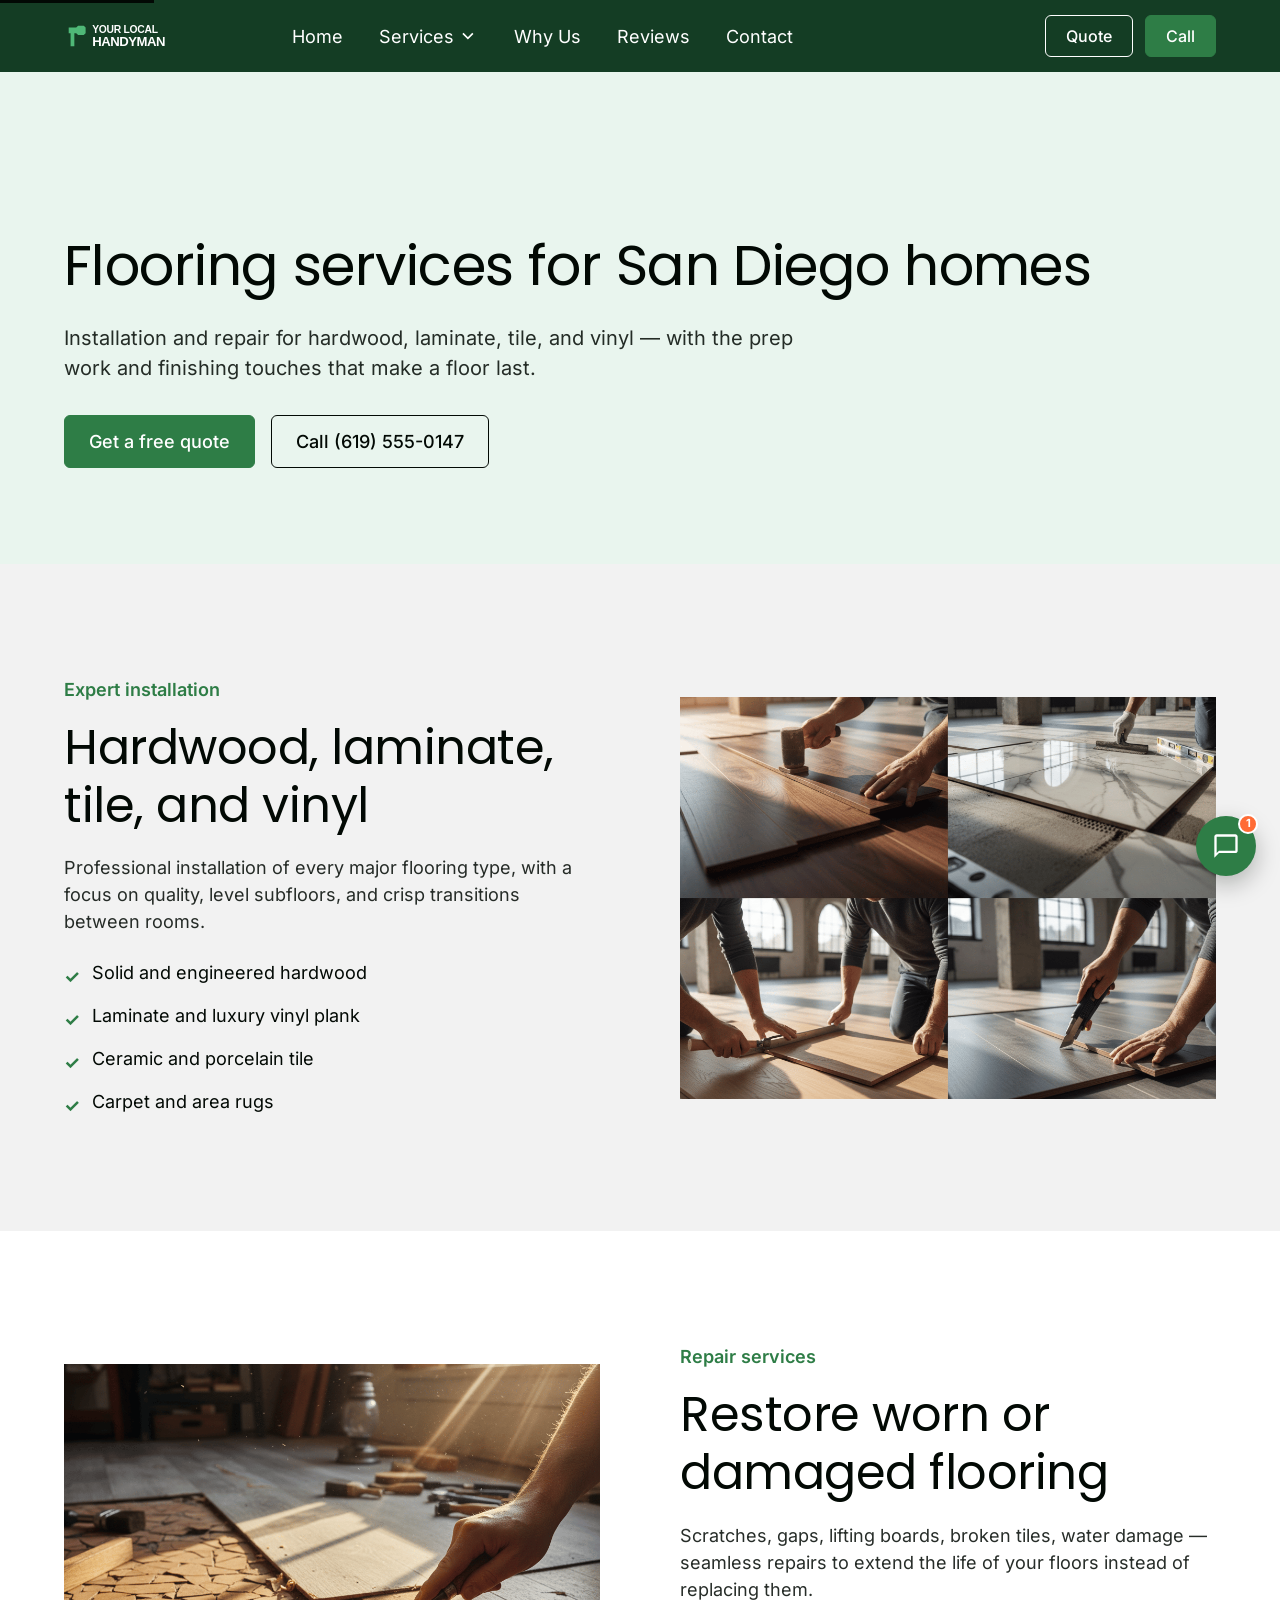
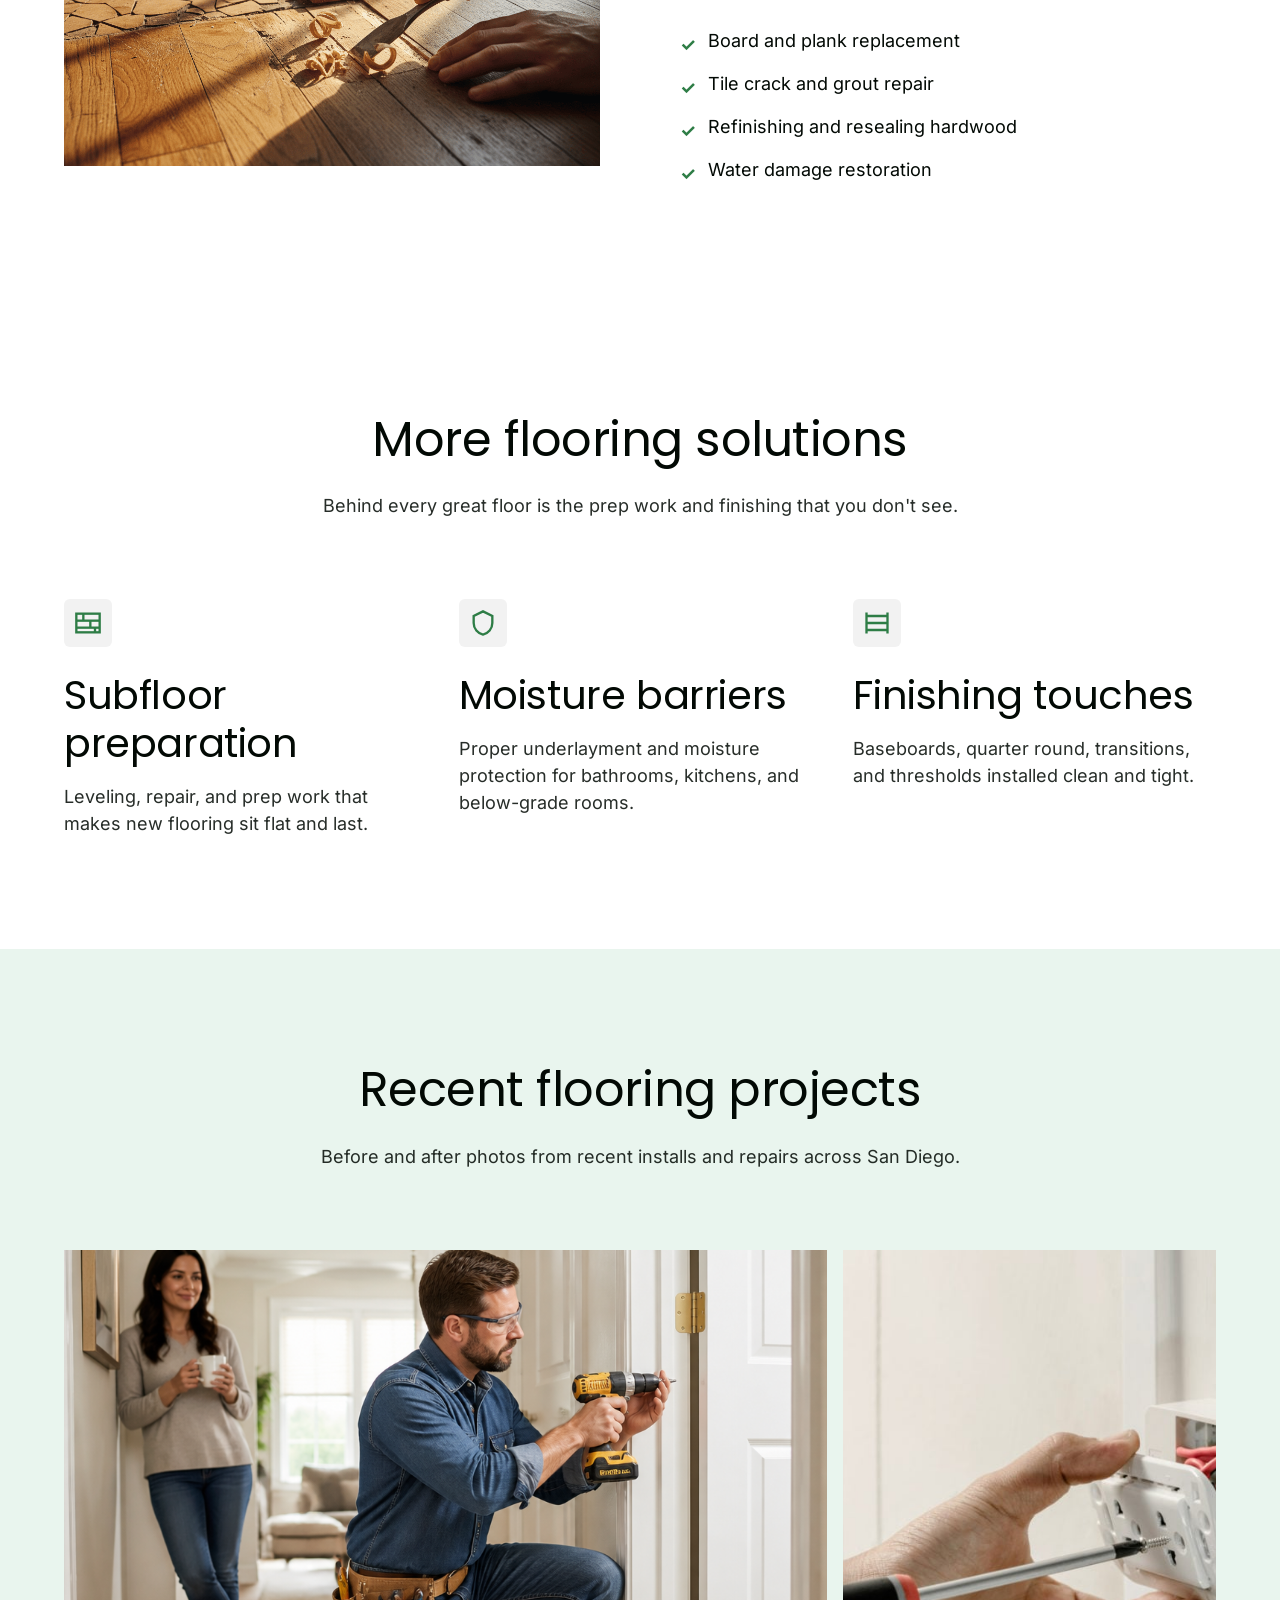
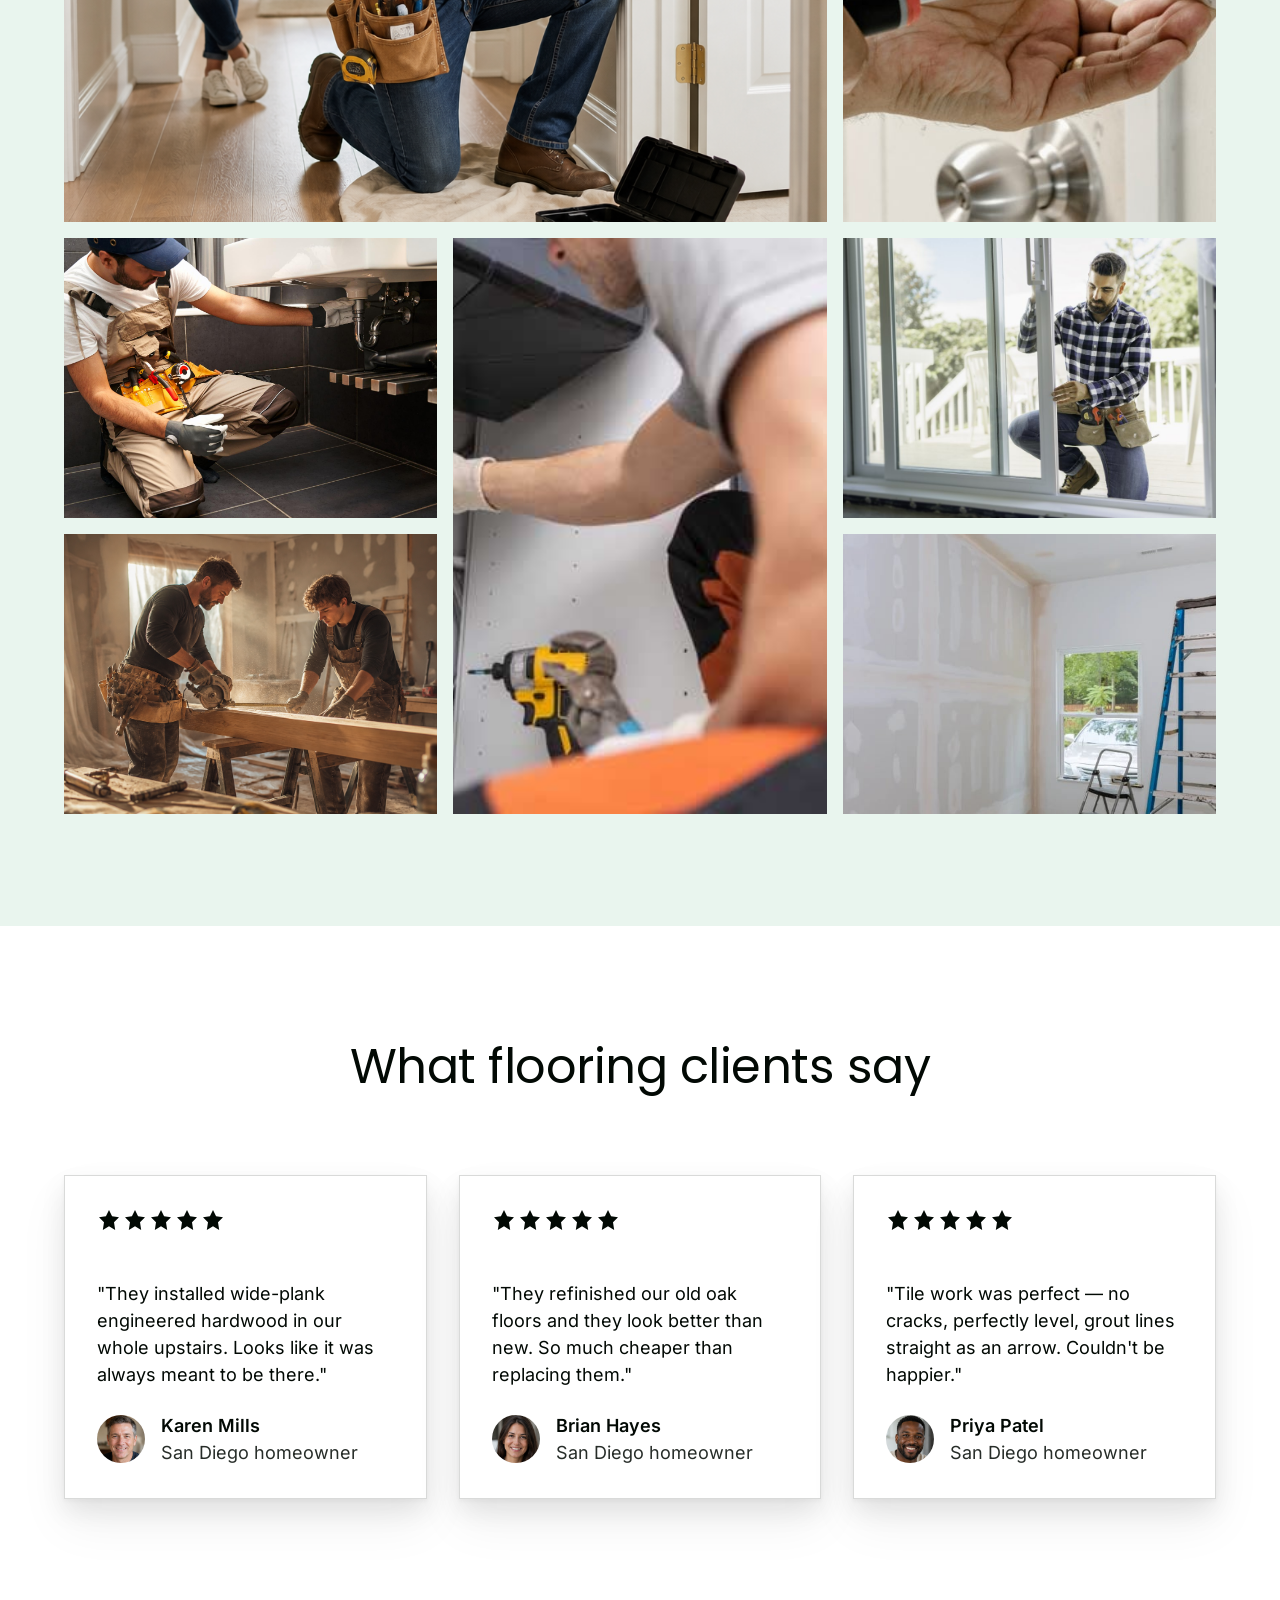
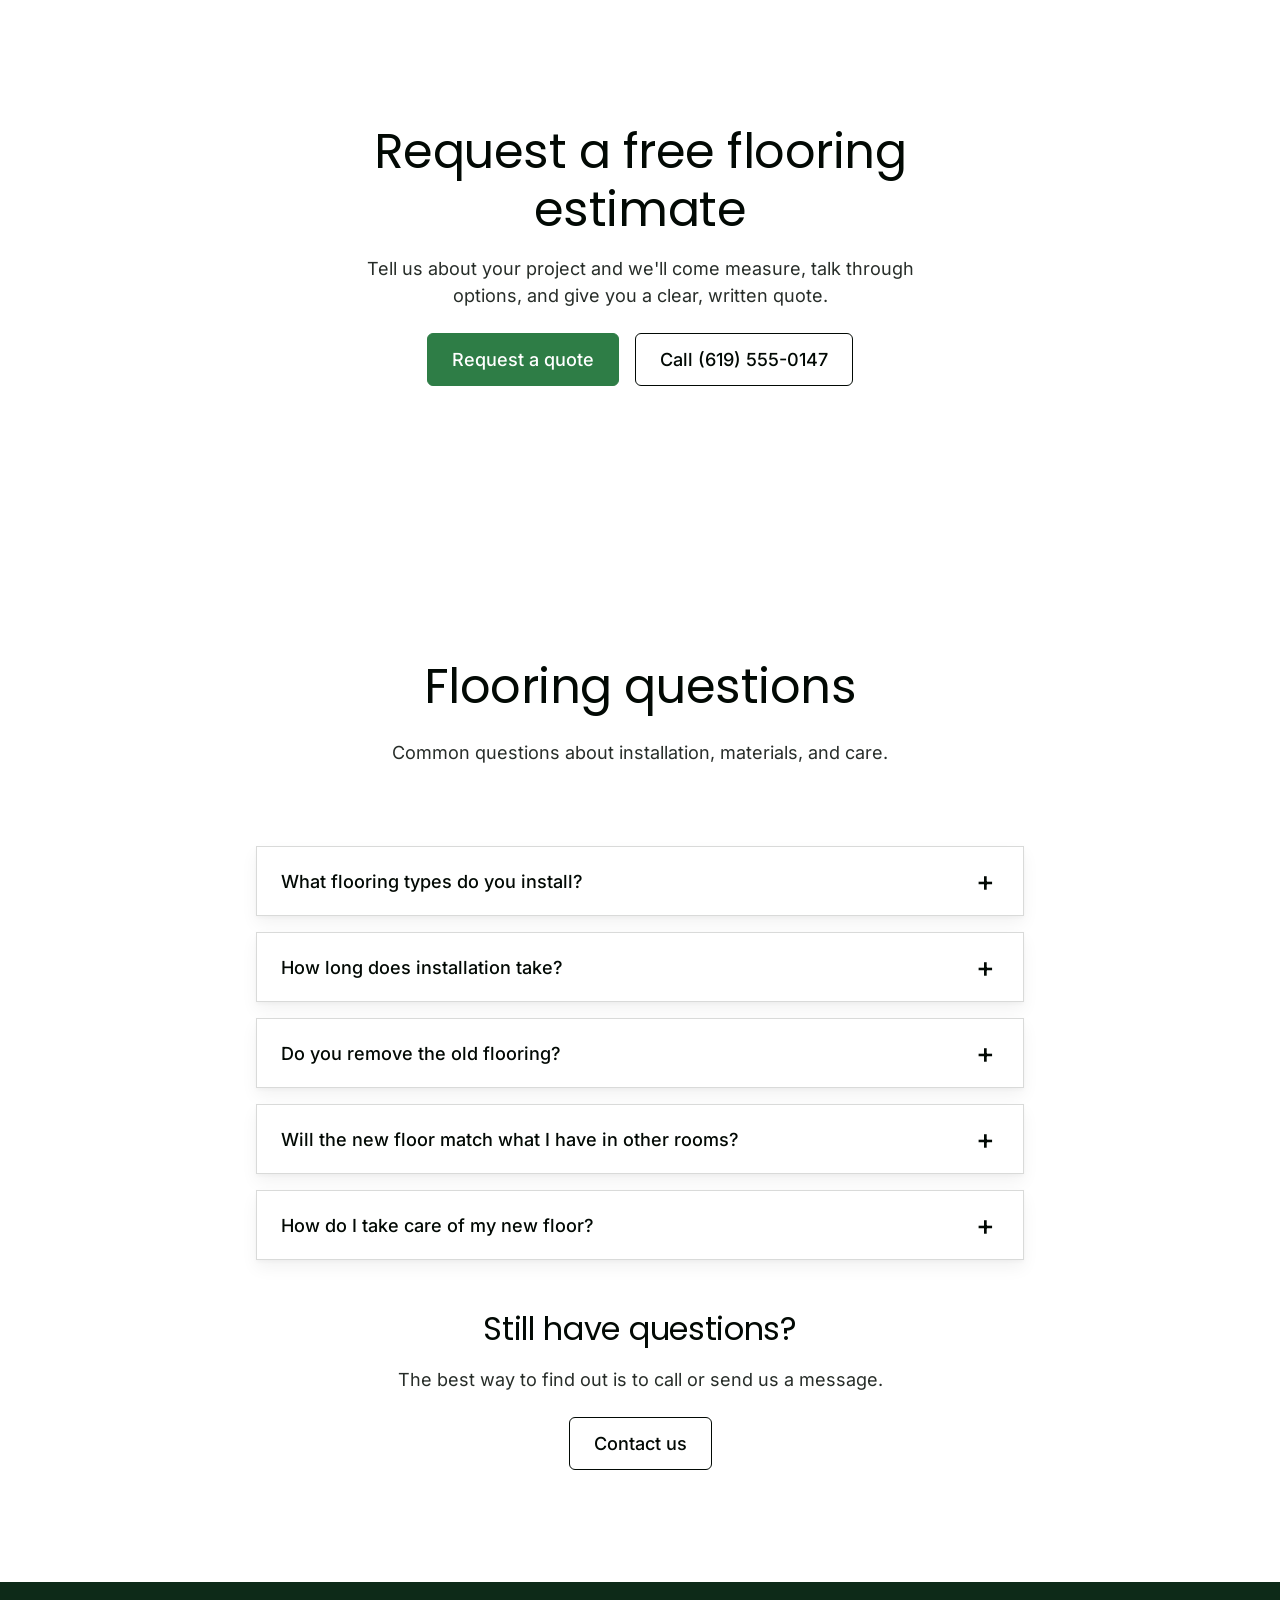
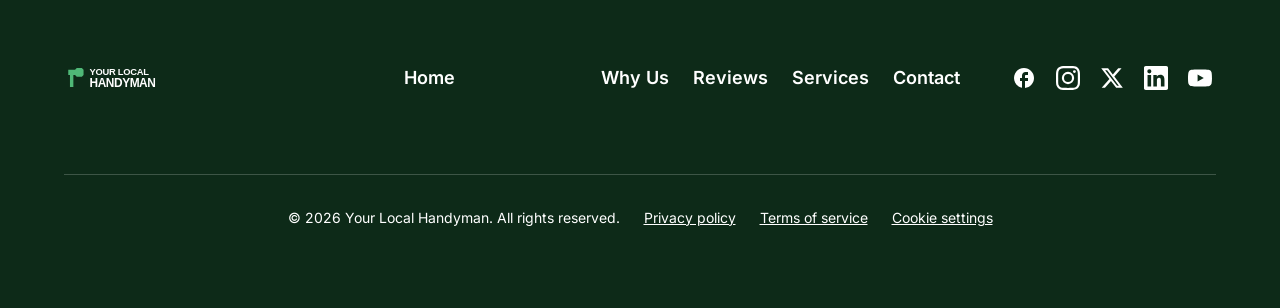
<file: flooring.html>
<!DOCTYPE html>
<html lang="en">
<head>
  <meta charset="UTF-8" />
  <meta name="viewport" content="width=device-width, initial-scale=1.0" />
  <title>Flooring Installation & Repair in San Diego | Your Local Handyman</title>
  <meta name="description" content="Professional flooring services in San Diego: hardwood, laminate, tile, and vinyl installation, plus expert repairs. Free estimates." />
  <meta name="author" content="Your Local Handyman" />
  <link rel="canonical" href="https://yourlocalhandyman.com/flooring.html" />
  <meta property="og:type" content="website" />
  <meta property="og:site_name" content="Your Local Handyman" />
  <meta property="og:url" content="https://yourlocalhandyman.com/flooring.html" />
  <meta property="og:title" content="Flooring Installation & Repair in San Diego | Your Local Handyman" />
  <meta property="og:description" content="Professional flooring services in San Diego: hardwood, laminate, tile, and vinyl installation, plus expert repairs. Free estimates." />
  <meta property="og:image" content="https://yourlocalhandyman.com/images/flooring-feature-section-0.png" />
  <meta property="og:locale" content="en_US" />
  <meta name="twitter:card" content="summary_large_image" />
  <meta name="twitter:title" content="Flooring Installation & Repair in San Diego | Your Local Handyman" />
  <meta name="twitter:description" content="Professional flooring services in San Diego: hardwood, laminate, tile, and vinyl installation, plus expert repairs. Free estimates." />
  <meta name="twitter:image" content="https://yourlocalhandyman.com/images/flooring-feature-section-0.png" />
  <meta name="robots" content="index, follow, max-image-preview:large, max-snippet:-1" />
  <meta name="theme-color" content="#143D24" />
  <link rel="icon" type="image/svg+xml" href="logo/logo-light.svg" />
  <link rel="stylesheet" href="css/styles.css" />
  <link rel="stylesheet" href="css/widgets.css" />
  <script type="application/ld+json">{"@context":"https://schema.org","@type":"FAQPage","mainEntity":[{"@type":"Question","name":"What flooring types do you install?","acceptedAnswer":{"@type":"Answer","text":"Hardwood, engineered hardwood, laminate, luxury vinyl plank, tile, and carpet. We can advise on the best choice for your room and budget."}},{"@type":"Question","name":"How long does installation take?","acceptedAnswer":{"@type":"Answer","text":"Single rooms typically take 1-2 days. Whole-house installs run 3-7 days depending on square footage and the materials selected."}},{"@type":"Question","name":"Do you remove the old flooring?","acceptedAnswer":{"@type":"Answer","text":"Yes. Removal, disposal, and subfloor prep are all part of our standard installation service."}},{"@type":"Question","name":"Will the new floor match what I have in other rooms?","acceptedAnswer":{"@type":"Answer","text":"We can color-match transitions or install thresholds where styles change. We'll walk you through options before any work starts."}},{"@type":"Question","name":"How do I take care of my new floor?","acceptedAnswer":{"@type":"Answer","text":"Care depends on material. We provide written care instructions for your specific floor when the job is done."}}]}</script>
    <!-- Google tag (gtag.js) -->
    <script async src="https://www.googletagmanager.com/gtag/js?id=G-8PBX5E0LYB"></script>
    <script>
      window.dataLayer = window.dataLayer || [];
      function gtag(){dataLayer.push(arguments);}
      gtag('js', new Date());

      gtag('config', 'G-8PBX5E0LYB');
    </script>
</head>
<body>
<a class="skip-link" href="#main">Skip to content</a>
<header class="navbar scheme-4">
  <nav class="container navbar-inner" aria-label="Primary">
    <a href="index.html" class="navbar-logo" aria-label="Your Local Handyman — Home">
      <img src="logo/logo-dark.svg" alt="Your Local Handyman" />
    </a>
    <div class="navbar-links">
      <a href="index.html">Home</a>
      <div class="dropdown" data-open="false">
        <button class="dropdown-trigger" aria-haspopup="true" aria-expanded="false">Services <svg viewBox="0 0 24 24" fill="none" stroke="currentColor" stroke-width="2" aria-hidden="true"><path d="M6 9l6 6 6-6"/></svg></button>
        <div class="dropdown-menu" role="menu">
          <a href="repair.html">Repair</a>
          <a href="painting.html">Painting</a>
          <a href="flooring.html">Flooring</a>
          <a href="carpentry.html">Carpentry</a>
          <a href="doors-and-windows.html">Doors & Windows</a>
          <a href="safety-and-mobility.html">Safety & Mobility</a>
        </div>
      </div>
      <a href="choose-us.html">Why Us</a>
      <a href="reviews.html">Reviews</a>
      <a href="contact.html">Contact</a>
    </div>
    <div class="navbar-actions">
      <a href="contact.html" class="btn btn-sm btn-secondary">Quote</a>
      <a href="tel:+16195550147" class="btn btn-sm btn-primary">Call</a>
    </div>
    <button class="navbar-toggle" aria-label="Toggle menu" aria-expanded="false"><span></span><span></span><span></span></button>
  </nav>
  <div class="navbar-mobile" aria-label="Mobile navigation">
    <a href="index.html">Home</a>
    <div class="dropdown" data-open="false">
      <button class="dropdown-trigger" aria-haspopup="true" aria-expanded="false">Services <svg viewBox="0 0 24 24" fill="none" stroke="currentColor" stroke-width="2" aria-hidden="true"><path d="M6 9l6 6 6-6"/></svg></button>
      <div class="dropdown-menu" role="menu">
        <a href="repair.html">Repair</a>
        <a href="painting.html">Painting</a>
        <a href="flooring.html">Flooring</a>
        <a href="carpentry.html">Carpentry</a>
        <a href="doors-and-windows.html">Doors & Windows</a>
        <a href="safety-and-mobility.html">Safety & Mobility</a>
      </div>
    </div>
    <a href="choose-us.html">Why Us</a>
    <a href="reviews.html">Reviews</a>
    <a href="contact.html">Contact</a>
    <div class="navbar-actions">
      <a href="contact.html" class="btn btn-secondary">Quote</a>
      <a href="tel:+16195550147" class="btn btn-primary">Call</a>
    </div>
  </div>
</header>
<main id="main"><section class="page-header scheme-1" aria-label="Page header">
    <div class="container">
      <h1 class="font-bold">Flooring services for San Diego homes</h1>
      <p class="lead muted mt-4">Installation and repair for hardwood, laminate, tile, and vinyl — with the prep work and finishing touches that make a floor last.</p>
      <div class="actions">
        <a href="contact.html" class="btn btn-primary">Get a free quote</a>
        <a href="tel:+16195550147" class="btn btn-secondary">Call (619) 555-0147</a>
      </div>
    </div>
  </section><section class="section scheme-3" aria-label="Hardwood, laminate, tile, and vinyl">
    <div class="container">
      <div class="split-feature ">
        <div class="copy">
          <p class="text-small font-semibold mb-4" style="color: var(--color-science-blue);">Expert installation</p>
          <h2 class="font-bold">Hardwood, laminate, tile, and vinyl</h2>
          <p class="muted mt-4">Professional installation of every major flooring type, with a focus on quality, level subfloors, and crisp transitions between rooms.</p>
          <ul style="margin-top: 1.5rem; display: grid; gap: 0.75rem;"><li style="display: flex; gap: 0.75rem; align-items: flex-start;"><span aria-hidden="true" style="color: var(--color-science-blue); margin-top: 0.25rem; font-weight: bold;">✓</span><span>Solid and engineered hardwood</span></li><li style="display: flex; gap: 0.75rem; align-items: flex-start;"><span aria-hidden="true" style="color: var(--color-science-blue); margin-top: 0.25rem; font-weight: bold;">✓</span><span>Laminate and luxury vinyl plank</span></li><li style="display: flex; gap: 0.75rem; align-items: flex-start;"><span aria-hidden="true" style="color: var(--color-science-blue); margin-top: 0.25rem; font-weight: bold;">✓</span><span>Ceramic and porcelain tile</span></li><li style="display: flex; gap: 0.75rem; align-items: flex-start;"><span aria-hidden="true" style="color: var(--color-science-blue); margin-top: 0.25rem; font-weight: bold;">✓</span><span>Carpet and area rugs</span></li></ul>
          
        </div>
        <div class="media"><img src="images/flooring-feature-section-0.png" alt="Professional flooring installation" loading="lazy" /></div>
      </div>
    </div>
  </section><section class="section scheme-2" aria-label="Restore worn or damaged flooring">
    <div class="container">
      <div class="split-feature reverse">
        <div class="copy">
          <p class="text-small font-semibold mb-4" style="color: var(--color-science-blue);">Repair services</p>
          <h2 class="font-bold">Restore worn or damaged flooring</h2>
          <p class="muted mt-4">Scratches, gaps, lifting boards, broken tiles, water damage — seamless repairs to extend the life of your floors instead of replacing them.</p>
          <ul style="margin-top: 1.5rem; display: grid; gap: 0.75rem;"><li style="display: flex; gap: 0.75rem; align-items: flex-start;"><span aria-hidden="true" style="color: var(--color-science-blue); margin-top: 0.25rem; font-weight: bold;">✓</span><span>Board and plank replacement</span></li><li style="display: flex; gap: 0.75rem; align-items: flex-start;"><span aria-hidden="true" style="color: var(--color-science-blue); margin-top: 0.25rem; font-weight: bold;">✓</span><span>Tile crack and grout repair</span></li><li style="display: flex; gap: 0.75rem; align-items: flex-start;"><span aria-hidden="true" style="color: var(--color-science-blue); margin-top: 0.25rem; font-weight: bold;">✓</span><span>Refinishing and resealing hardwood</span></li><li style="display: flex; gap: 0.75rem; align-items: flex-start;"><span aria-hidden="true" style="color: var(--color-science-blue); margin-top: 0.25rem; font-weight: bold;">✓</span><span>Water damage restoration</span></li></ul>
          
        </div>
        <div class="media"><img src="images/flooring-feature-section-1.png" alt="Floor repair work" loading="lazy" /></div>
      </div>
    </div>
  </section><section class="section scheme-2" aria-label="More flooring solutions">
    <div class="container">
      <div class="section-title">
        <h2 class="font-bold">More flooring solutions</h2>
        <p class="muted mt-4">Behind every great floor is the prep work and finishing that you don't see.</p>
      </div>
      <div class="grid-3">
        <article class="feature-card">
          <div class="icon-wrap"><svg viewBox="0 0 24 24" fill="none" stroke="currentColor" stroke-width="2"><rect x="2" y="4" width="20" height="16"/><line x1="2" y1="10" x2="22" y2="10"/><line x1="2" y1="16" x2="22" y2="16"/><line x1="8" y1="4" x2="8" y2="10"/><line x1="14" y1="10" x2="14" y2="16"/><line x1="18" y1="16" x2="18" y2="20"/></svg></div>
          <h3 class="font-bold">Subfloor preparation</h3>
          <p class="muted mt-4">Leveling, repair, and prep work that makes new flooring sit flat and last.</p>
        </article><article class="feature-card">
          <div class="icon-wrap"><svg viewBox="0 0 24 24" fill="none" stroke="currentColor" stroke-width="2"><path d="M12 2l8 4v6c0 5-3.5 9-8 10-4.5-1-8-5-8-10V6l8-4z"/></svg></div>
          <h3 class="font-bold">Moisture barriers</h3>
          <p class="muted mt-4">Proper underlayment and moisture protection for bathrooms, kitchens, and below-grade rooms.</p>
        </article><article class="feature-card">
          <div class="icon-wrap"><svg viewBox="0 0 24 24" fill="none" stroke="currentColor" stroke-width="2"><path d="M3 21V3M21 21V3M3 12h18M3 6h18M3 18h18"/></svg></div>
          <h3 class="font-bold">Finishing touches</h3>
          <p class="muted mt-4">Baseboards, quarter round, transitions, and thresholds installed clean and tight.</p>
        </article>
      </div>
    </div>
  </section>
<section class="section scheme-1" aria-label="Flooring gallery">
  <div class="container">
    <div class="section-title">
      <h2 class="font-bold">Recent flooring projects</h2>
      <p class="muted mt-4">Before and after photos from recent installs and repairs across San Diego.</p>
    </div>
    <div class="gallery-grid">
      <img src="images/flooring-gallery-section-0.png" alt="Flooring project 1" loading="lazy" />
      <img src="images/flooring-gallery-section-1.jpg" alt="Flooring project 2" loading="lazy" />
      <img src="images/flooring-gallery-section-2.jpg" alt="Flooring project 3" loading="lazy" />
      <img src="images/flooring-gallery-section-3.jpg" alt="Flooring project 4" loading="lazy" />
      <img src="images/flooring-gallery-section-4.jpg" alt="Flooring project 5" loading="lazy" />
      <img src="images/flooring-gallery-section-5.png" alt="Flooring project 6" loading="lazy" />
      <img src="images/flooring-gallery-section-6.jpg" alt="Flooring project 7" loading="lazy" />
    </div>
  </div>
</section>

<section class="section scheme-2" aria-label="Flooring reviews">
  <div class="container">
    <div class="section-title">
      <h2 class="font-bold">What flooring clients say</h2>
    </div>
    <div class="grid-3">
      <article class="testi-card">
        <div class="stars" aria-label="5 out of 5 stars"><svg viewBox="0 0 24 24" fill="currentColor" aria-hidden="true"><path d="M12 2l3.09 6.26L22 9.27l-5 4.87L18.18 22 12 18.27 5.82 22 7 14.14 2 9.27l6.91-1.01z"/></svg><svg viewBox="0 0 24 24" fill="currentColor" aria-hidden="true"><path d="M12 2l3.09 6.26L22 9.27l-5 4.87L18.18 22 12 18.27 5.82 22 7 14.14 2 9.27l6.91-1.01z"/></svg><svg viewBox="0 0 24 24" fill="currentColor" aria-hidden="true"><path d="M12 2l3.09 6.26L22 9.27l-5 4.87L18.18 22 12 18.27 5.82 22 7 14.14 2 9.27l6.91-1.01z"/></svg><svg viewBox="0 0 24 24" fill="currentColor" aria-hidden="true"><path d="M12 2l3.09 6.26L22 9.27l-5 4.87L18.18 22 12 18.27 5.82 22 7 14.14 2 9.27l6.91-1.01z"/></svg><svg viewBox="0 0 24 24" fill="currentColor" aria-hidden="true"><path d="M12 2l3.09 6.26L22 9.27l-5 4.87L18.18 22 12 18.27 5.82 22 7 14.14 2 9.27l6.91-1.01z"/></svg></div>
        <p class="text-medium mt-6">"They installed wide-plank engineered hardwood in our whole upstairs. Looks like it was always meant to be there."</p>
        <div class="who mt-6" style="display: flex; gap: 1rem; align-items: center;">
          <div style="width: 3rem; height: 3rem; border-radius: 50%; overflow: hidden;"><img src="images/flooring-reviews-section-0.png" alt="" style="width: 100%; height: 100%; object-fit: cover;" /></div>
          <div><p class="font-semibold">Karen Mills</p><p class="muted">San Diego homeowner</p></div>
        </div>
      </article>
      <article class="testi-card">
        <div class="stars" aria-label="5 out of 5 stars"><svg viewBox="0 0 24 24" fill="currentColor" aria-hidden="true"><path d="M12 2l3.09 6.26L22 9.27l-5 4.87L18.18 22 12 18.27 5.82 22 7 14.14 2 9.27l6.91-1.01z"/></svg><svg viewBox="0 0 24 24" fill="currentColor" aria-hidden="true"><path d="M12 2l3.09 6.26L22 9.27l-5 4.87L18.18 22 12 18.27 5.82 22 7 14.14 2 9.27l6.91-1.01z"/></svg><svg viewBox="0 0 24 24" fill="currentColor" aria-hidden="true"><path d="M12 2l3.09 6.26L22 9.27l-5 4.87L18.18 22 12 18.27 5.82 22 7 14.14 2 9.27l6.91-1.01z"/></svg><svg viewBox="0 0 24 24" fill="currentColor" aria-hidden="true"><path d="M12 2l3.09 6.26L22 9.27l-5 4.87L18.18 22 12 18.27 5.82 22 7 14.14 2 9.27l6.91-1.01z"/></svg><svg viewBox="0 0 24 24" fill="currentColor" aria-hidden="true"><path d="M12 2l3.09 6.26L22 9.27l-5 4.87L18.18 22 12 18.27 5.82 22 7 14.14 2 9.27l6.91-1.01z"/></svg></div>
        <p class="text-medium mt-6">"They refinished our old oak floors and they look better than new. So much cheaper than replacing them."</p>
        <div class="who mt-6" style="display: flex; gap: 1rem; align-items: center;">
          <div style="width: 3rem; height: 3rem; border-radius: 50%; overflow: hidden;"><img src="images/flooring-reviews-section-1.png" alt="" style="width: 100%; height: 100%; object-fit: cover;" /></div>
          <div><p class="font-semibold">Brian Hayes</p><p class="muted">San Diego homeowner</p></div>
        </div>
      </article>
      <article class="testi-card">
        <div class="stars" aria-label="5 out of 5 stars"><svg viewBox="0 0 24 24" fill="currentColor" aria-hidden="true"><path d="M12 2l3.09 6.26L22 9.27l-5 4.87L18.18 22 12 18.27 5.82 22 7 14.14 2 9.27l6.91-1.01z"/></svg><svg viewBox="0 0 24 24" fill="currentColor" aria-hidden="true"><path d="M12 2l3.09 6.26L22 9.27l-5 4.87L18.18 22 12 18.27 5.82 22 7 14.14 2 9.27l6.91-1.01z"/></svg><svg viewBox="0 0 24 24" fill="currentColor" aria-hidden="true"><path d="M12 2l3.09 6.26L22 9.27l-5 4.87L18.18 22 12 18.27 5.82 22 7 14.14 2 9.27l6.91-1.01z"/></svg><svg viewBox="0 0 24 24" fill="currentColor" aria-hidden="true"><path d="M12 2l3.09 6.26L22 9.27l-5 4.87L18.18 22 12 18.27 5.82 22 7 14.14 2 9.27l6.91-1.01z"/></svg><svg viewBox="0 0 24 24" fill="currentColor" aria-hidden="true"><path d="M12 2l3.09 6.26L22 9.27l-5 4.87L18.18 22 12 18.27 5.82 22 7 14.14 2 9.27l6.91-1.01z"/></svg></div>
        <p class="text-medium mt-6">"Tile work was perfect — no cracks, perfectly level, grout lines straight as an arrow. Couldn't be happier."</p>
        <div class="who mt-6" style="display: flex; gap: 1rem; align-items: center;">
          <div style="width: 3rem; height: 3rem; border-radius: 50%; overflow: hidden;"><img src="images/flooring-reviews-section-2.png" alt="" style="width: 100%; height: 100%; object-fit: cover;" /></div>
          <div><p class="font-semibold">Priya Patel</p><p class="muted">San Diego homeowner</p></div>
        </div>
      </article>
    </div>
  </div>
</section>
<section class="section scheme-2" aria-label="Request a free flooring estimate">
    <div class="container cta-image-wrap">
      <div class="cta-copy">
        <h2 class="font-bold">Request a free flooring estimate</h2>
        <p class="muted mt-4">Tell us about your project and we'll come measure, talk through options, and give you a clear, written quote.</p>
        <div class="actions">
          <a href="contact.html" class="btn btn-primary">Request a quote</a>
          <a href="tel:+16195550147" class="btn btn-secondary">Call (619) 555-0147</a>
        </div>
      </div>
      
    </div>
  </section><section class="section scheme-2" aria-label="Frequently asked questions">
    <div class="container" style="max-width: 48rem;">
      <div class="section-title">
        <h2 class="font-bold">Flooring questions</h2>
        <p class="muted mt-4">Common questions about installation, materials, and care.</p>
      </div>
      <div class="accordion" data-type="multiple">
        <article class="accordion-item" data-state="closed">
          <button class="accordion-trigger" aria-expanded="false">What flooring types do you install?<span class="icon" aria-hidden="true">+</span></button>
          <div class="accordion-content"><p>Hardwood, engineered hardwood, laminate, luxury vinyl plank, tile, and carpet. We can advise on the best choice for your room and budget.</p></div>
        </article><article class="accordion-item" data-state="closed">
          <button class="accordion-trigger" aria-expanded="false">How long does installation take?<span class="icon" aria-hidden="true">+</span></button>
          <div class="accordion-content"><p>Single rooms typically take 1-2 days. Whole-house installs run 3-7 days depending on square footage and the materials selected.</p></div>
        </article><article class="accordion-item" data-state="closed">
          <button class="accordion-trigger" aria-expanded="false">Do you remove the old flooring?<span class="icon" aria-hidden="true">+</span></button>
          <div class="accordion-content"><p>Yes. Removal, disposal, and subfloor prep are all part of our standard installation service.</p></div>
        </article><article class="accordion-item" data-state="closed">
          <button class="accordion-trigger" aria-expanded="false">Will the new floor match what I have in other rooms?<span class="icon" aria-hidden="true">+</span></button>
          <div class="accordion-content"><p>We can color-match transitions or install thresholds where styles change. We'll walk you through options before any work starts.</p></div>
        </article><article class="accordion-item" data-state="closed">
          <button class="accordion-trigger" aria-expanded="false">How do I take care of my new floor?<span class="icon" aria-hidden="true">+</span></button>
          <div class="accordion-content"><p>Care depends on material. We provide written care instructions for your specific floor when the job is done.</p></div>
        </article>
      </div>
      <div style="margin: 3rem auto 0; max-width: 32rem; text-align: center;">
        <h4 class="font-bold mb-4">Still have questions?</h4>
        <p class="muted">The best way to find out is to call or send us a message.</p>
        <div class="mt-6"><a href="contact.html" class="btn btn-secondary">Contact us</a></div>
      </div>
    </div>
  </section></main>
<footer class="footer scheme-5">
  <div class="container">
    <div class="footer-top">
      <a href="index.html" aria-label="Your Local Handyman — Home"><img src="logo/logo-dark.svg" alt="Your Local Handyman" /></a>
      <ul class="footer-nav">
        <li><a href="index.html">Home</a></li>
        <li><a href="choose-us.html">Why Us</a></li>
        <li><a href="reviews.html">Reviews</a></li>
        <li><a href="repair.html">Services</a></li>
        <li><a href="contact.html">Contact</a></li>
      </ul>
      <div class="footer-social" aria-label="Social media">
        <a href="#" aria-label="Facebook"><svg viewBox="0 0 24 24" fill="currentColor"><path d="M22 12c0-5.52-4.48-10-10-10S2 6.48 2 12c0 4.84 3.44 8.87 8 9.8V15H8v-3h2V9.5C10 7.57 11.57 6 13.5 6H16v3h-2c-.55 0-1 .45-1 1v2h3v3h-3v6.95c5.05-.5 9-4.76 9-9.95z"/></svg></a>
        <a href="#" aria-label="Instagram"><svg viewBox="0 0 24 24" fill="currentColor"><path d="M12 2.2c3.2 0 3.58.01 4.85.07 1.17.05 1.8.25 2.23.41.56.22.96.48 1.38.9.42.42.68.82.9 1.38.16.42.36 1.06.41 2.23.06 1.27.07 1.65.07 4.85s-.01 3.58-.07 4.85c-.05 1.17-.25 1.8-.41 2.23-.22.56-.48.96-.9 1.38-.42.42-.82.68-1.38.9-.42.16-1.06.36-2.23.41-1.27.06-1.65.07-4.85.07s-3.58-.01-4.85-.07c-1.17-.05-1.8-.25-2.23-.41-.56-.22-.96-.48-1.38-.9-.42-.42-.68-.82-.9-1.38-.16-.42-.36-1.06-.41-2.23C2.21 15.58 2.2 15.2 2.2 12s.01-3.58.07-4.85c.05-1.17.25-1.8.41-2.23.22-.56.48-.96.9-1.38.42-.42.82-.68 1.38-.9.42-.16 1.06-.36 2.23-.41C8.42 2.21 8.8 2.2 12 2.2zM12 0C8.74 0 8.33.01 7.05.07 5.78.13 4.9.34 4.14.63c-.79.31-1.46.72-2.13 1.39C1.34 2.68.93 3.35.62 4.14.34 4.9.13 5.78.07 7.05.01 8.33 0 8.74 0 12s.01 3.67.07 4.95c.06 1.27.27 2.15.56 2.91.31.79.72 1.46 1.39 2.13.67.67 1.34 1.08 2.13 1.39.76.29 1.64.5 2.91.56C8.33 23.99 8.74 24 12 24s3.67-.01 4.95-.07c1.27-.06 2.15-.27 2.91-.56.79-.31 1.46-.72 2.13-1.39.67-.67 1.08-1.34 1.39-2.13.29-.76.5-1.64.56-2.91.06-1.28.07-1.69.07-4.95s-.01-3.67-.07-4.95c-.06-1.27-.27-2.15-.56-2.91-.31-.79-.72-1.46-1.39-2.13C21.32 1.34 20.65.93 19.86.62 19.1.34 18.22.13 16.95.07 15.67.01 15.26 0 12 0zm0 5.84A6.16 6.16 0 1 0 12 18.16 6.16 6.16 0 0 0 12 5.84zm0 10.16a4 4 0 1 1 0-8 4 4 0 0 1 0 8zm6.41-11.85a1.44 1.44 0 1 0 0 2.88 1.44 1.44 0 0 0 0-2.88z"/></svg></a>
        <a href="#" aria-label="X (Twitter)"><svg viewBox="0 0 24 24" fill="currentColor"><path d="M18.244 2.25h3.308l-7.227 8.26 8.502 11.24H16.17l-5.214-6.817L4.99 21.75H1.68l7.73-8.835L1.254 2.25H8.08l4.713 6.231zm-1.161 17.52h1.833L7.084 4.126H5.117z"/></svg></a>
        <a href="#" aria-label="LinkedIn"><svg viewBox="0 0 24 24" fill="currentColor"><path d="M20.45 20.45h-3.56v-5.57c0-1.33-.03-3.04-1.85-3.04-1.85 0-2.14 1.45-2.14 2.94v5.67H9.34V9h3.42v1.56h.05c.48-.9 1.64-1.85 3.38-1.85 3.62 0 4.28 2.38 4.28 5.47v6.27zM5.34 7.43a2.06 2.06 0 1 1 0-4.12 2.06 2.06 0 0 1 0 4.12zM7.12 20.45H3.55V9h3.57v11.45zM22.23 0H1.77C.79 0 0 .77 0 1.72v20.56C0 23.23.79 24 1.77 24h20.46c.98 0 1.77-.77 1.77-1.72V1.72C24 .77 23.21 0 22.23 0z"/></svg></a>
        <a href="#" aria-label="YouTube"><svg viewBox="0 0 24 24" fill="currentColor"><path d="M23.5 6.2a3 3 0 0 0-2.1-2.1C19.5 3.6 12 3.6 12 3.6s-7.5 0-9.4.5A3 3 0 0 0 .5 6.2C0 8.1 0 12 0 12s0 3.9.5 5.8a3 3 0 0 0 2.1 2.1c1.9.5 9.4.5 9.4.5s7.5 0 9.4-.5a3 3 0 0 0 2.1-2.1c.5-1.9.5-5.8.5-5.8s0-3.9-.5-5.8zM9.6 15.6V8.4l6.2 3.6-6.2 3.6z"/></svg></a>
      </div>
    </div>
    <div class="footer-divider"></div>
    <div class="footer-bottom">
      <div class="legal">
        <p>© <span id="footer-year">2026</span> Your Local Handyman. All rights reserved.</p>
        <a href="#">Privacy policy</a>
        <a href="#">Terms of service</a>
        <a href="#">Cookie settings</a>
      </div>
    </div>
  </div>
</footer>
<script src="js/site-widgets.js" defer></script>
<script src="js/site.js" defer></script>
<script>document.getElementById("footer-year").textContent = new Date().getFullYear();</script>
</body>
</html>
</file>
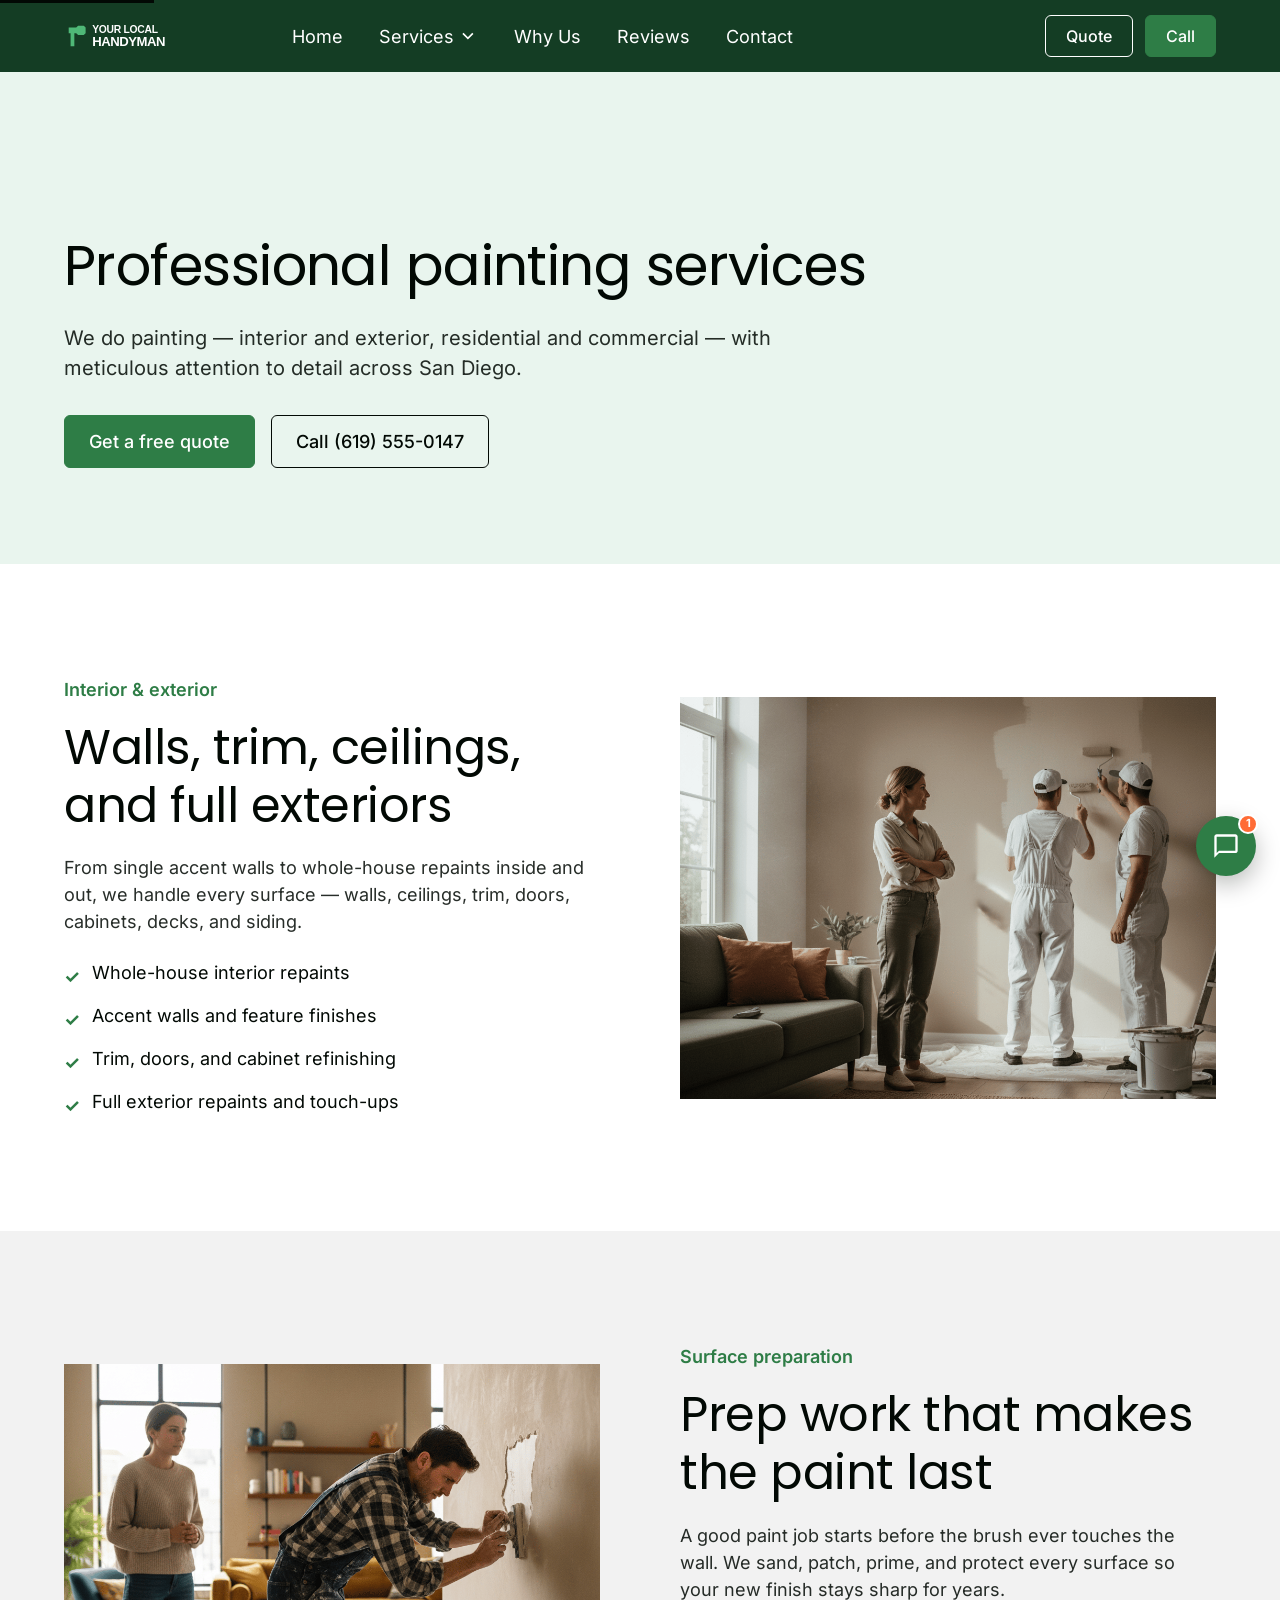
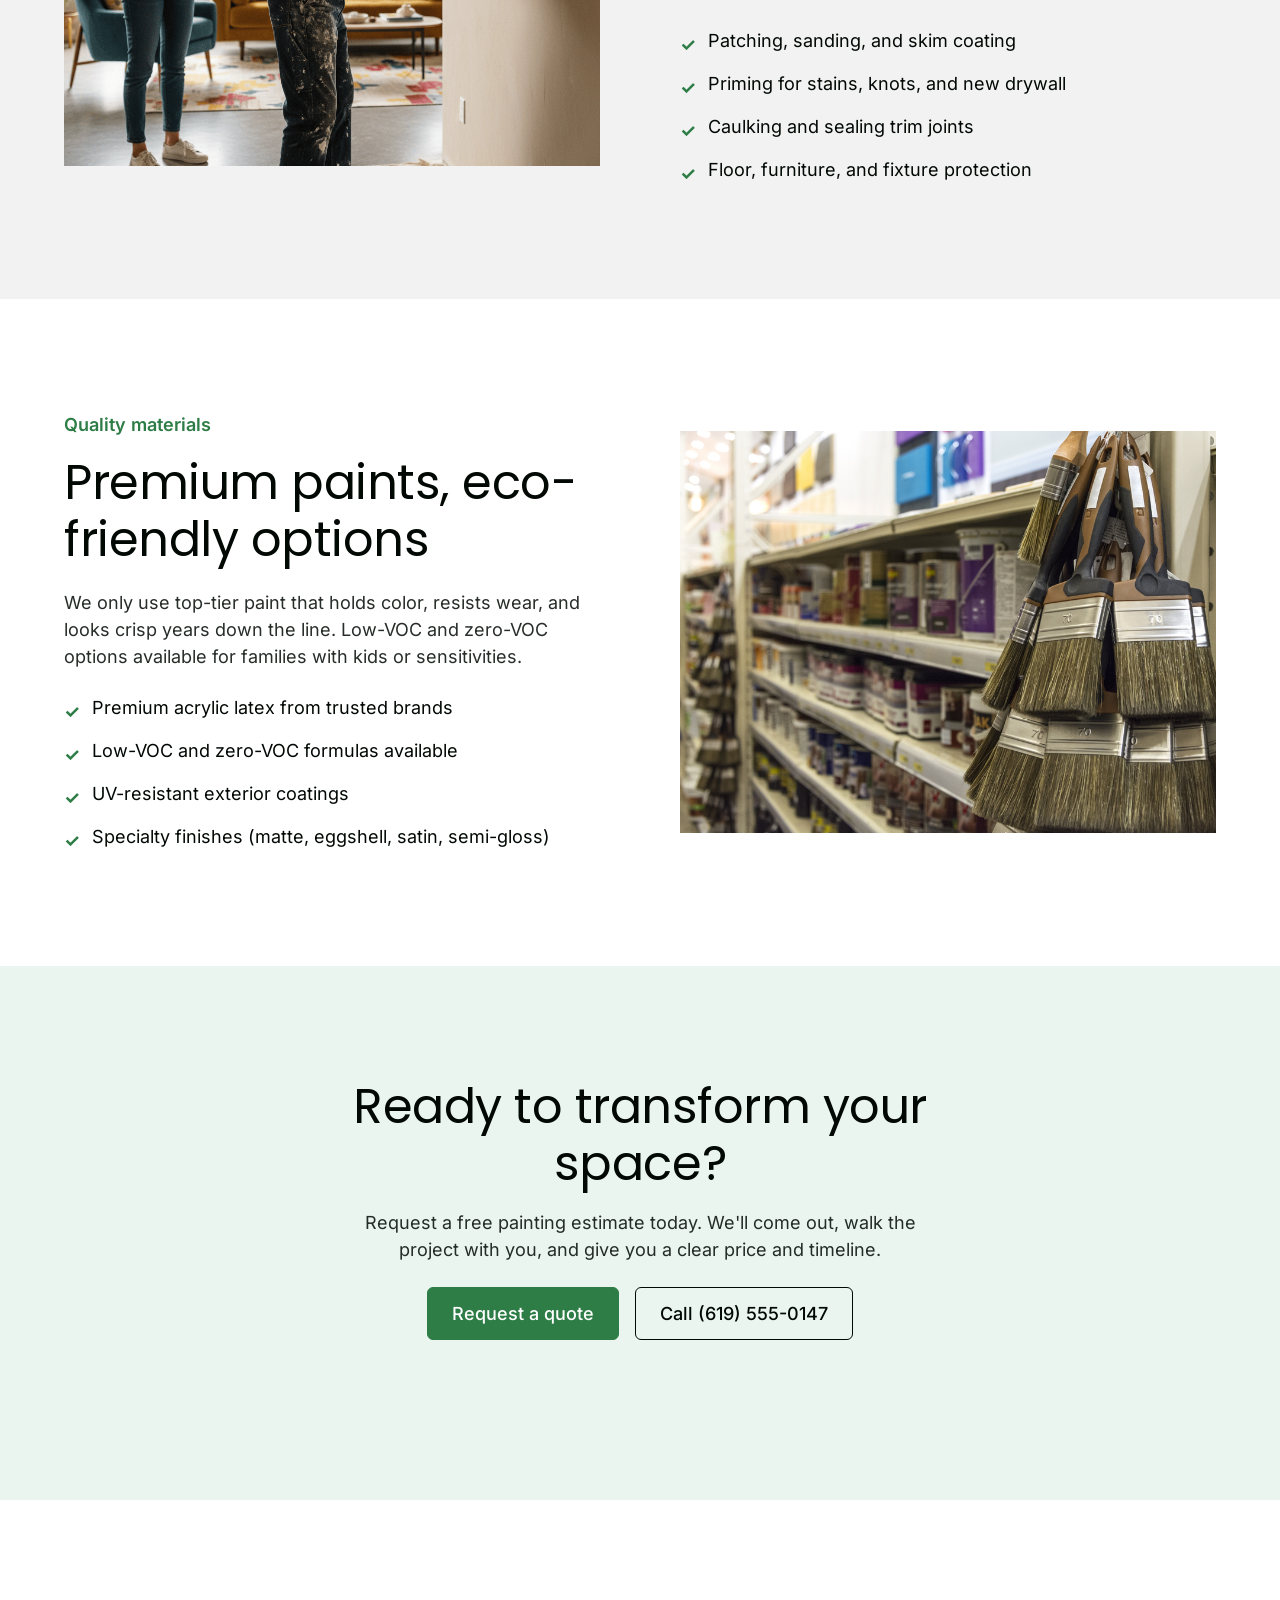
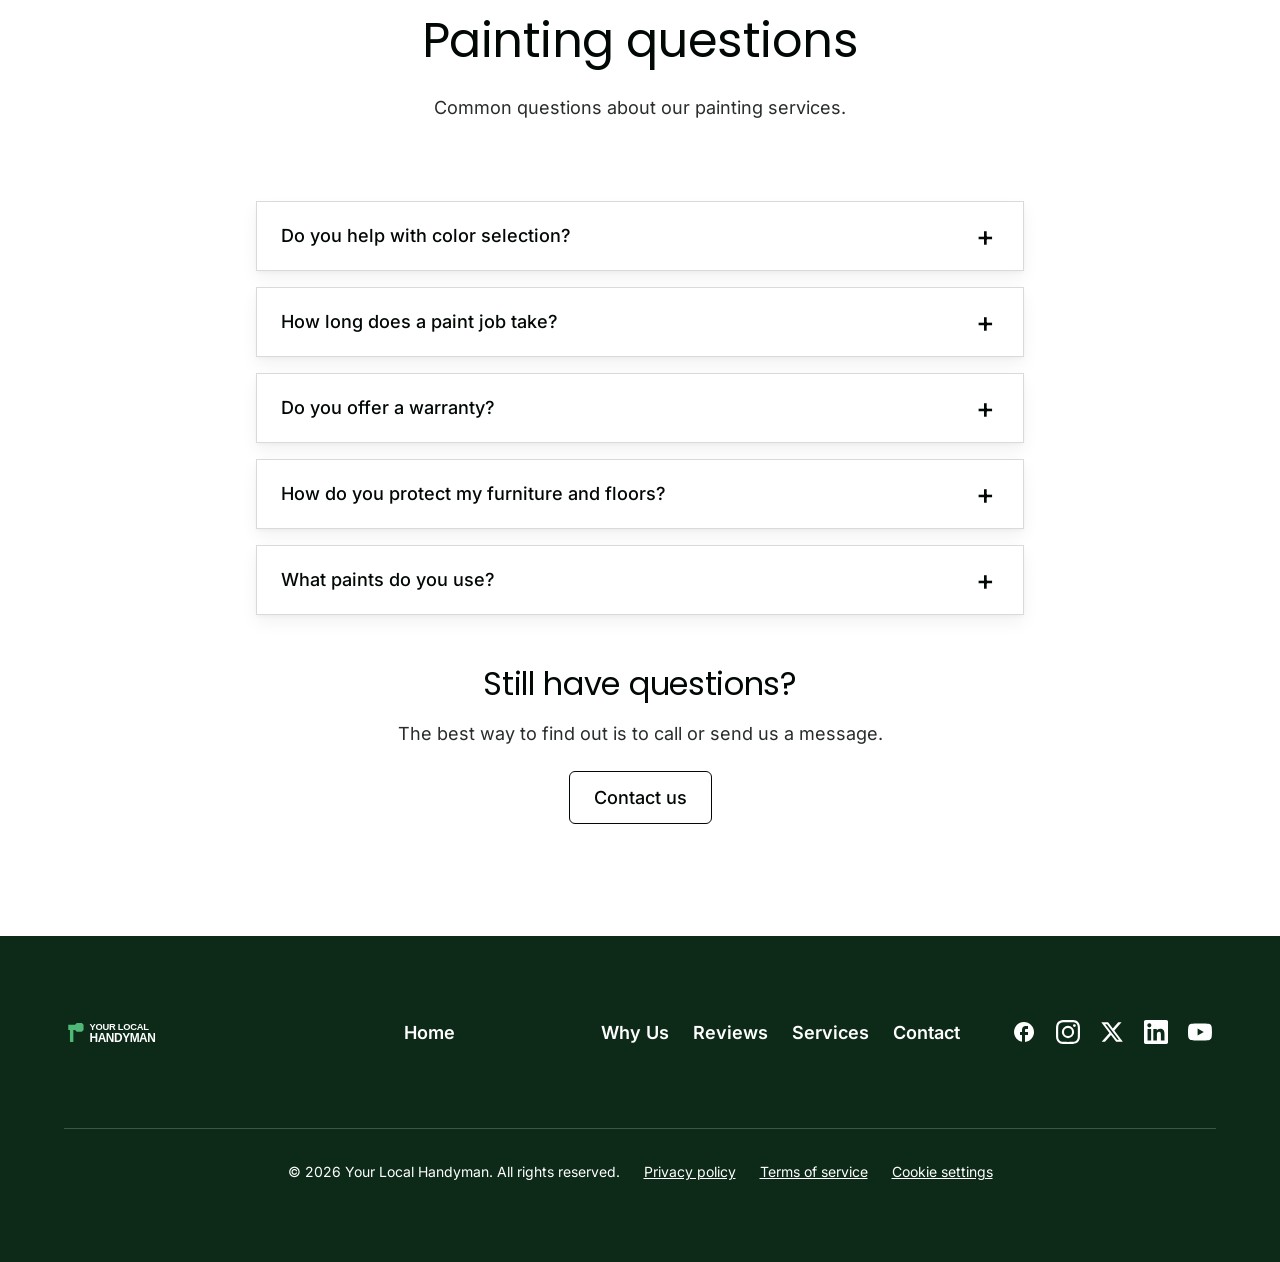
<file: painting.html>
<!DOCTYPE html>
<html lang="en">
<head>
  <meta charset="UTF-8" />
  <meta name="viewport" content="width=device-width, initial-scale=1.0" />
  <title>Professional Painting Services in San Diego | Your Local Handyman</title>
  <meta name="description" content="Interior and exterior painting in San Diego: meticulous prep, premium paints, two-year warranty. Free color consultation included." />
  <meta name="author" content="Your Local Handyman" />
  <link rel="canonical" href="https://yourlocalhandyman.com/painting.html" />
  <meta property="og:type" content="website" />
  <meta property="og:site_name" content="Your Local Handyman" />
  <meta property="og:url" content="https://yourlocalhandyman.com/painting.html" />
  <meta property="og:title" content="Professional Painting Services in San Diego | Your Local Handyman" />
  <meta property="og:description" content="Interior and exterior painting in San Diego: meticulous prep, premium paints, two-year warranty. Free color consultation included." />
  <meta property="og:image" content="https://yourlocalhandyman.com/images/painting-feature-section-0.png" />
  <meta property="og:locale" content="en_US" />
  <meta name="twitter:card" content="summary_large_image" />
  <meta name="twitter:title" content="Professional Painting Services in San Diego | Your Local Handyman" />
  <meta name="twitter:description" content="Interior and exterior painting in San Diego: meticulous prep, premium paints, two-year warranty. Free color consultation included." />
  <meta name="twitter:image" content="https://yourlocalhandyman.com/images/painting-feature-section-0.png" />
  <meta name="robots" content="index, follow, max-image-preview:large, max-snippet:-1" />
  <meta name="theme-color" content="#143D24" />
  <link rel="icon" type="image/svg+xml" href="logo/logo-light.svg" />
  <link rel="stylesheet" href="css/styles.css" />
  <link rel="stylesheet" href="css/widgets.css" />
  <script type="application/ld+json">{"@context":"https://schema.org","@type":"FAQPage","mainEntity":[{"@type":"Question","name":"Do you help with color selection?","acceptedAnswer":{"@type":"Answer","text":"Absolutely. We can recommend colors that work for your space and bring sample swatches to your home so you can see them in your light."}},{"@type":"Question","name":"How long does a paint job take?","acceptedAnswer":{"@type":"Answer","text":"A typical interior room takes 1-2 days. Full house interiors run 4-7 days. Exterior work depends on size and weather but most projects finish within a week."}},{"@type":"Question","name":"Do you offer a warranty?","acceptedAnswer":{"@type":"Answer","text":"Yes. We warranty our paintwork for two years against peeling, blistering, and excessive fading — assuming normal wear and tear."}},{"@type":"Question","name":"How do you protect my furniture and floors?","acceptedAnswer":{"@type":"Answer","text":"We cover everything with drop cloths and plastic, move furniture as needed, and tape off trim, fixtures, and floors before a single drop of paint hits the wall."}},{"@type":"Question","name":"What paints do you use?","acceptedAnswer":{"@type":"Answer","text":"We use premium, low-VOC paints from trusted brands. Eco-friendly options are available on request — just let us know during the quote."}}]}</script>
    <!-- Google tag (gtag.js) -->
    <script async src="https://www.googletagmanager.com/gtag/js?id=G-8PBX5E0LYB"></script>
    <script>
      window.dataLayer = window.dataLayer || [];
      function gtag(){dataLayer.push(arguments);}
      gtag('js', new Date());

      gtag('config', 'G-8PBX5E0LYB');
    </script>
</head>
<body>
<a class="skip-link" href="#main">Skip to content</a>
<header class="navbar scheme-4">
  <nav class="container navbar-inner" aria-label="Primary">
    <a href="index.html" class="navbar-logo" aria-label="Your Local Handyman — Home">
      <img src="logo/logo-dark.svg" alt="Your Local Handyman" />
    </a>
    <div class="navbar-links">
      <a href="index.html">Home</a>
      <div class="dropdown" data-open="false">
        <button class="dropdown-trigger" aria-haspopup="true" aria-expanded="false">Services <svg viewBox="0 0 24 24" fill="none" stroke="currentColor" stroke-width="2" aria-hidden="true"><path d="M6 9l6 6 6-6"/></svg></button>
        <div class="dropdown-menu" role="menu">
          <a href="repair.html">Repair</a>
          <a href="painting.html">Painting</a>
          <a href="flooring.html">Flooring</a>
          <a href="carpentry.html">Carpentry</a>
          <a href="doors-and-windows.html">Doors & Windows</a>
          <a href="safety-and-mobility.html">Safety & Mobility</a>
        </div>
      </div>
      <a href="choose-us.html">Why Us</a>
      <a href="reviews.html">Reviews</a>
      <a href="contact.html">Contact</a>
    </div>
    <div class="navbar-actions">
      <a href="contact.html" class="btn btn-sm btn-secondary">Quote</a>
      <a href="tel:+16195550147" class="btn btn-sm btn-primary">Call</a>
    </div>
    <button class="navbar-toggle" aria-label="Toggle menu" aria-expanded="false"><span></span><span></span><span></span></button>
  </nav>
  <div class="navbar-mobile" aria-label="Mobile navigation">
    <a href="index.html">Home</a>
    <div class="dropdown" data-open="false">
      <button class="dropdown-trigger" aria-haspopup="true" aria-expanded="false">Services <svg viewBox="0 0 24 24" fill="none" stroke="currentColor" stroke-width="2" aria-hidden="true"><path d="M6 9l6 6 6-6"/></svg></button>
      <div class="dropdown-menu" role="menu">
        <a href="repair.html">Repair</a>
        <a href="painting.html">Painting</a>
        <a href="flooring.html">Flooring</a>
        <a href="carpentry.html">Carpentry</a>
        <a href="doors-and-windows.html">Doors & Windows</a>
        <a href="safety-and-mobility.html">Safety & Mobility</a>
      </div>
    </div>
    <a href="choose-us.html">Why Us</a>
    <a href="reviews.html">Reviews</a>
    <a href="contact.html">Contact</a>
    <div class="navbar-actions">
      <a href="contact.html" class="btn btn-secondary">Quote</a>
      <a href="tel:+16195550147" class="btn btn-primary">Call</a>
    </div>
  </div>
</header>
<main id="main"><section class="page-header scheme-1" aria-label="Page header">
    <div class="container">
      <h1 class="font-bold">Professional painting services</h1>
      <p class="lead muted mt-4">We do painting — interior and exterior, residential and commercial — with meticulous attention to detail across San Diego.</p>
      <div class="actions">
        <a href="contact.html" class="btn btn-primary">Get a free quote</a>
        <a href="tel:+16195550147" class="btn btn-secondary">Call (619) 555-0147</a>
      </div>
    </div>
  </section><section class="section scheme-2" aria-label="Walls, trim, ceilings, and full exteriors">
    <div class="container">
      <div class="split-feature ">
        <div class="copy">
          <p class="text-small font-semibold mb-4" style="color: var(--color-science-blue);">Interior & exterior</p>
          <h2 class="font-bold">Walls, trim, ceilings, and full exteriors</h2>
          <p class="muted mt-4">From single accent walls to whole-house repaints inside and out, we handle every surface — walls, ceilings, trim, doors, cabinets, decks, and siding.</p>
          <ul style="margin-top: 1.5rem; display: grid; gap: 0.75rem;"><li style="display: flex; gap: 0.75rem; align-items: flex-start;"><span aria-hidden="true" style="color: var(--color-science-blue); margin-top: 0.25rem; font-weight: bold;">✓</span><span>Whole-house interior repaints</span></li><li style="display: flex; gap: 0.75rem; align-items: flex-start;"><span aria-hidden="true" style="color: var(--color-science-blue); margin-top: 0.25rem; font-weight: bold;">✓</span><span>Accent walls and feature finishes</span></li><li style="display: flex; gap: 0.75rem; align-items: flex-start;"><span aria-hidden="true" style="color: var(--color-science-blue); margin-top: 0.25rem; font-weight: bold;">✓</span><span>Trim, doors, and cabinet refinishing</span></li><li style="display: flex; gap: 0.75rem; align-items: flex-start;"><span aria-hidden="true" style="color: var(--color-science-blue); margin-top: 0.25rem; font-weight: bold;">✓</span><span>Full exterior repaints and touch-ups</span></li></ul>
          
        </div>
        <div class="media"><img src="images/painting-feature-section-0.png" alt="Interior painting in progress" loading="lazy" /></div>
      </div>
    </div>
  </section><section class="section scheme-3" aria-label="Prep work that makes the paint last">
    <div class="container">
      <div class="split-feature reverse">
        <div class="copy">
          <p class="text-small font-semibold mb-4" style="color: var(--color-science-blue);">Surface preparation</p>
          <h2 class="font-bold">Prep work that makes the paint last</h2>
          <p class="muted mt-4">A good paint job starts before the brush ever touches the wall. We sand, patch, prime, and protect every surface so your new finish stays sharp for years.</p>
          <ul style="margin-top: 1.5rem; display: grid; gap: 0.75rem;"><li style="display: flex; gap: 0.75rem; align-items: flex-start;"><span aria-hidden="true" style="color: var(--color-science-blue); margin-top: 0.25rem; font-weight: bold;">✓</span><span>Patching, sanding, and skim coating</span></li><li style="display: flex; gap: 0.75rem; align-items: flex-start;"><span aria-hidden="true" style="color: var(--color-science-blue); margin-top: 0.25rem; font-weight: bold;">✓</span><span>Priming for stains, knots, and new drywall</span></li><li style="display: flex; gap: 0.75rem; align-items: flex-start;"><span aria-hidden="true" style="color: var(--color-science-blue); margin-top: 0.25rem; font-weight: bold;">✓</span><span>Caulking and sealing trim joints</span></li><li style="display: flex; gap: 0.75rem; align-items: flex-start;"><span aria-hidden="true" style="color: var(--color-science-blue); margin-top: 0.25rem; font-weight: bold;">✓</span><span>Floor, furniture, and fixture protection</span></li></ul>
          
        </div>
        <div class="media"><img src="images/painting-feature-section-3.png" alt="Surface prep before painting" loading="lazy" /></div>
      </div>
    </div>
  </section><section class="section scheme-2" aria-label="Premium paints, eco-friendly options">
    <div class="container">
      <div class="split-feature ">
        <div class="copy">
          <p class="text-small font-semibold mb-4" style="color: var(--color-science-blue);">Quality materials</p>
          <h2 class="font-bold">Premium paints, eco-friendly options</h2>
          <p class="muted mt-4">We only use top-tier paint that holds color, resists wear, and looks crisp years down the line. Low-VOC and zero-VOC options available for families with kids or sensitivities.</p>
          <ul style="margin-top: 1.5rem; display: grid; gap: 0.75rem;"><li style="display: flex; gap: 0.75rem; align-items: flex-start;"><span aria-hidden="true" style="color: var(--color-science-blue); margin-top: 0.25rem; font-weight: bold;">✓</span><span>Premium acrylic latex from trusted brands</span></li><li style="display: flex; gap: 0.75rem; align-items: flex-start;"><span aria-hidden="true" style="color: var(--color-science-blue); margin-top: 0.25rem; font-weight: bold;">✓</span><span>Low-VOC and zero-VOC formulas available</span></li><li style="display: flex; gap: 0.75rem; align-items: flex-start;"><span aria-hidden="true" style="color: var(--color-science-blue); margin-top: 0.25rem; font-weight: bold;">✓</span><span>UV-resistant exterior coatings</span></li><li style="display: flex; gap: 0.75rem; align-items: flex-start;"><span aria-hidden="true" style="color: var(--color-science-blue); margin-top: 0.25rem; font-weight: bold;">✓</span><span>Specialty finishes (matte, eggshell, satin, semi-gloss)</span></li></ul>
          
        </div>
        <div class="media"><img src="images/painting-feature-section-4.jpg" alt="Premium paint samples" loading="lazy" /></div>
      </div>
    </div>
  </section><section class="section scheme-1" aria-label="Ready to transform your space?">
    <div class="container cta-image-wrap">
      <div class="cta-copy">
        <h2 class="font-bold">Ready to transform your space?</h2>
        <p class="muted mt-4">Request a free painting estimate today. We'll come out, walk the project with you, and give you a clear price and timeline.</p>
        <div class="actions">
          <a href="contact.html" class="btn btn-primary">Request a quote</a>
          <a href="tel:+16195550147" class="btn btn-secondary">Call (619) 555-0147</a>
        </div>
      </div>
      
    </div>
  </section><section class="section scheme-2" aria-label="Frequently asked questions">
    <div class="container" style="max-width: 48rem;">
      <div class="section-title">
        <h2 class="font-bold">Painting questions</h2>
        <p class="muted mt-4">Common questions about our painting services.</p>
      </div>
      <div class="accordion" data-type="multiple">
        <article class="accordion-item" data-state="closed">
          <button class="accordion-trigger" aria-expanded="false">Do you help with color selection?<span class="icon" aria-hidden="true">+</span></button>
          <div class="accordion-content"><p>Absolutely. We can recommend colors that work for your space and bring sample swatches to your home so you can see them in your light.</p></div>
        </article><article class="accordion-item" data-state="closed">
          <button class="accordion-trigger" aria-expanded="false">How long does a paint job take?<span class="icon" aria-hidden="true">+</span></button>
          <div class="accordion-content"><p>A typical interior room takes 1-2 days. Full house interiors run 4-7 days. Exterior work depends on size and weather but most projects finish within a week.</p></div>
        </article><article class="accordion-item" data-state="closed">
          <button class="accordion-trigger" aria-expanded="false">Do you offer a warranty?<span class="icon" aria-hidden="true">+</span></button>
          <div class="accordion-content"><p>Yes. We warranty our paintwork for two years against peeling, blistering, and excessive fading — assuming normal wear and tear.</p></div>
        </article><article class="accordion-item" data-state="closed">
          <button class="accordion-trigger" aria-expanded="false">How do you protect my furniture and floors?<span class="icon" aria-hidden="true">+</span></button>
          <div class="accordion-content"><p>We cover everything with drop cloths and plastic, move furniture as needed, and tape off trim, fixtures, and floors before a single drop of paint hits the wall.</p></div>
        </article><article class="accordion-item" data-state="closed">
          <button class="accordion-trigger" aria-expanded="false">What paints do you use?<span class="icon" aria-hidden="true">+</span></button>
          <div class="accordion-content"><p>We use premium, low-VOC paints from trusted brands. Eco-friendly options are available on request — just let us know during the quote.</p></div>
        </article>
      </div>
      <div style="margin: 3rem auto 0; max-width: 32rem; text-align: center;">
        <h4 class="font-bold mb-4">Still have questions?</h4>
        <p class="muted">The best way to find out is to call or send us a message.</p>
        <div class="mt-6"><a href="contact.html" class="btn btn-secondary">Contact us</a></div>
      </div>
    </div>
  </section></main>
<footer class="footer scheme-5">
  <div class="container">
    <div class="footer-top">
      <a href="index.html" aria-label="Your Local Handyman — Home"><img src="logo/logo-dark.svg" alt="Your Local Handyman" /></a>
      <ul class="footer-nav">
        <li><a href="index.html">Home</a></li>
        <li><a href="choose-us.html">Why Us</a></li>
        <li><a href="reviews.html">Reviews</a></li>
        <li><a href="repair.html">Services</a></li>
        <li><a href="contact.html">Contact</a></li>
      </ul>
      <div class="footer-social" aria-label="Social media">
        <a href="#" aria-label="Facebook"><svg viewBox="0 0 24 24" fill="currentColor"><path d="M22 12c0-5.52-4.48-10-10-10S2 6.48 2 12c0 4.84 3.44 8.87 8 9.8V15H8v-3h2V9.5C10 7.57 11.57 6 13.5 6H16v3h-2c-.55 0-1 .45-1 1v2h3v3h-3v6.95c5.05-.5 9-4.76 9-9.95z"/></svg></a>
        <a href="#" aria-label="Instagram"><svg viewBox="0 0 24 24" fill="currentColor"><path d="M12 2.2c3.2 0 3.58.01 4.85.07 1.17.05 1.8.25 2.23.41.56.22.96.48 1.38.9.42.42.68.82.9 1.38.16.42.36 1.06.41 2.23.06 1.27.07 1.65.07 4.85s-.01 3.58-.07 4.85c-.05 1.17-.25 1.8-.41 2.23-.22.56-.48.96-.9 1.38-.42.42-.82.68-1.38.9-.42.16-1.06.36-2.23.41-1.27.06-1.65.07-4.85.07s-3.58-.01-4.85-.07c-1.17-.05-1.8-.25-2.23-.41-.56-.22-.96-.48-1.38-.9-.42-.42-.68-.82-.9-1.38-.16-.42-.36-1.06-.41-2.23C2.21 15.58 2.2 15.2 2.2 12s.01-3.58.07-4.85c.05-1.17.25-1.8.41-2.23.22-.56.48-.96.9-1.38.42-.42.82-.68 1.38-.9.42-.16 1.06-.36 2.23-.41C8.42 2.21 8.8 2.2 12 2.2zM12 0C8.74 0 8.33.01 7.05.07 5.78.13 4.9.34 4.14.63c-.79.31-1.46.72-2.13 1.39C1.34 2.68.93 3.35.62 4.14.34 4.9.13 5.78.07 7.05.01 8.33 0 8.74 0 12s.01 3.67.07 4.95c.06 1.27.27 2.15.56 2.91.31.79.72 1.46 1.39 2.13.67.67 1.34 1.08 2.13 1.39.76.29 1.64.5 2.91.56C8.33 23.99 8.74 24 12 24s3.67-.01 4.95-.07c1.27-.06 2.15-.27 2.91-.56.79-.31 1.46-.72 2.13-1.39.67-.67 1.08-1.34 1.39-2.13.29-.76.5-1.64.56-2.91.06-1.28.07-1.69.07-4.95s-.01-3.67-.07-4.95c-.06-1.27-.27-2.15-.56-2.91-.31-.79-.72-1.46-1.39-2.13C21.32 1.34 20.65.93 19.86.62 19.1.34 18.22.13 16.95.07 15.67.01 15.26 0 12 0zm0 5.84A6.16 6.16 0 1 0 12 18.16 6.16 6.16 0 0 0 12 5.84zm0 10.16a4 4 0 1 1 0-8 4 4 0 0 1 0 8zm6.41-11.85a1.44 1.44 0 1 0 0 2.88 1.44 1.44 0 0 0 0-2.88z"/></svg></a>
        <a href="#" aria-label="X (Twitter)"><svg viewBox="0 0 24 24" fill="currentColor"><path d="M18.244 2.25h3.308l-7.227 8.26 8.502 11.24H16.17l-5.214-6.817L4.99 21.75H1.68l7.73-8.835L1.254 2.25H8.08l4.713 6.231zm-1.161 17.52h1.833L7.084 4.126H5.117z"/></svg></a>
        <a href="#" aria-label="LinkedIn"><svg viewBox="0 0 24 24" fill="currentColor"><path d="M20.45 20.45h-3.56v-5.57c0-1.33-.03-3.04-1.85-3.04-1.85 0-2.14 1.45-2.14 2.94v5.67H9.34V9h3.42v1.56h.05c.48-.9 1.64-1.85 3.38-1.85 3.62 0 4.28 2.38 4.28 5.47v6.27zM5.34 7.43a2.06 2.06 0 1 1 0-4.12 2.06 2.06 0 0 1 0 4.12zM7.12 20.45H3.55V9h3.57v11.45zM22.23 0H1.77C.79 0 0 .77 0 1.72v20.56C0 23.23.79 24 1.77 24h20.46c.98 0 1.77-.77 1.77-1.72V1.72C24 .77 23.21 0 22.23 0z"/></svg></a>
        <a href="#" aria-label="YouTube"><svg viewBox="0 0 24 24" fill="currentColor"><path d="M23.5 6.2a3 3 0 0 0-2.1-2.1C19.5 3.6 12 3.6 12 3.6s-7.5 0-9.4.5A3 3 0 0 0 .5 6.2C0 8.1 0 12 0 12s0 3.9.5 5.8a3 3 0 0 0 2.1 2.1c1.9.5 9.4.5 9.4.5s7.5 0 9.4-.5a3 3 0 0 0 2.1-2.1c.5-1.9.5-5.8.5-5.8s0-3.9-.5-5.8zM9.6 15.6V8.4l6.2 3.6-6.2 3.6z"/></svg></a>
      </div>
    </div>
    <div class="footer-divider"></div>
    <div class="footer-bottom">
      <div class="legal">
        <p>© <span id="footer-year">2026</span> Your Local Handyman. All rights reserved.</p>
        <a href="#">Privacy policy</a>
        <a href="#">Terms of service</a>
        <a href="#">Cookie settings</a>
      </div>
    </div>
  </div>
</footer>
<script src="js/site-widgets.js" defer></script>
<script src="js/site.js" defer></script>
<script>document.getElementById("footer-year").textContent = new Date().getFullYear();</script>
</body>
</html>
</file>
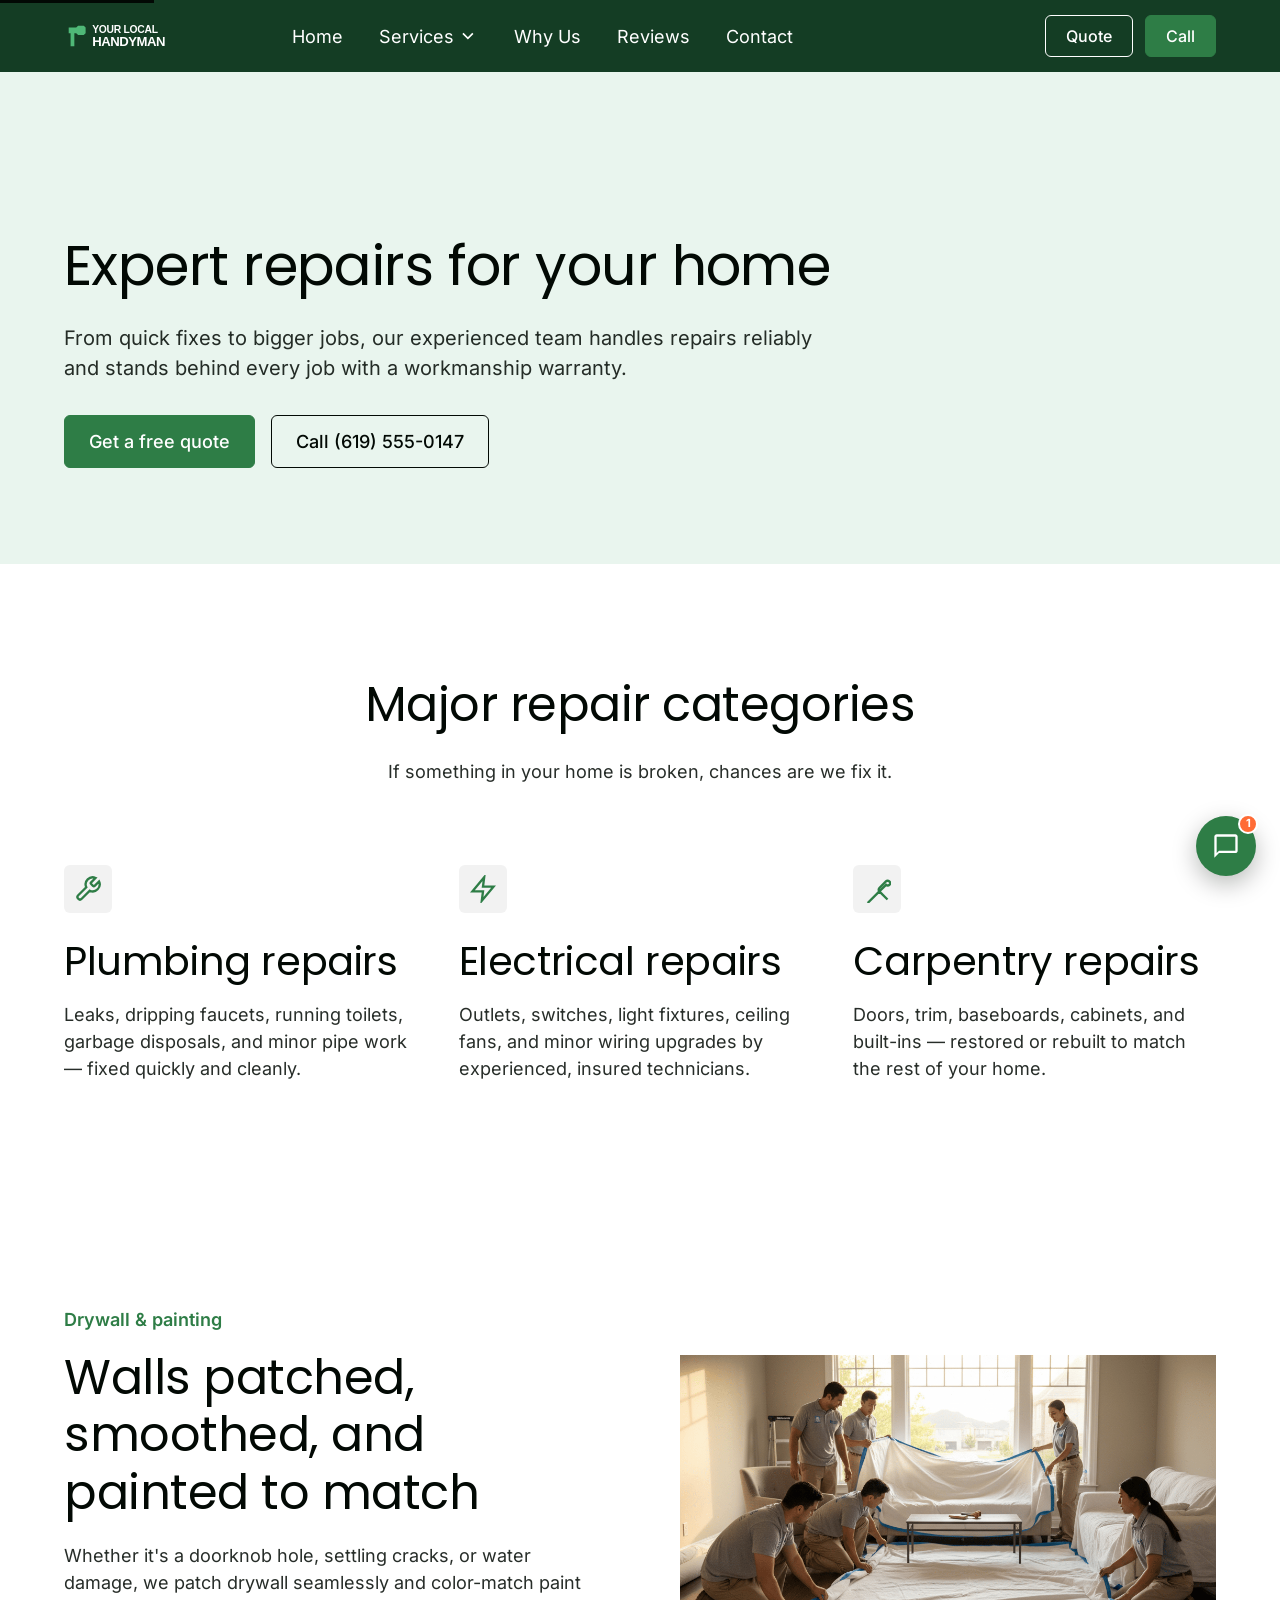
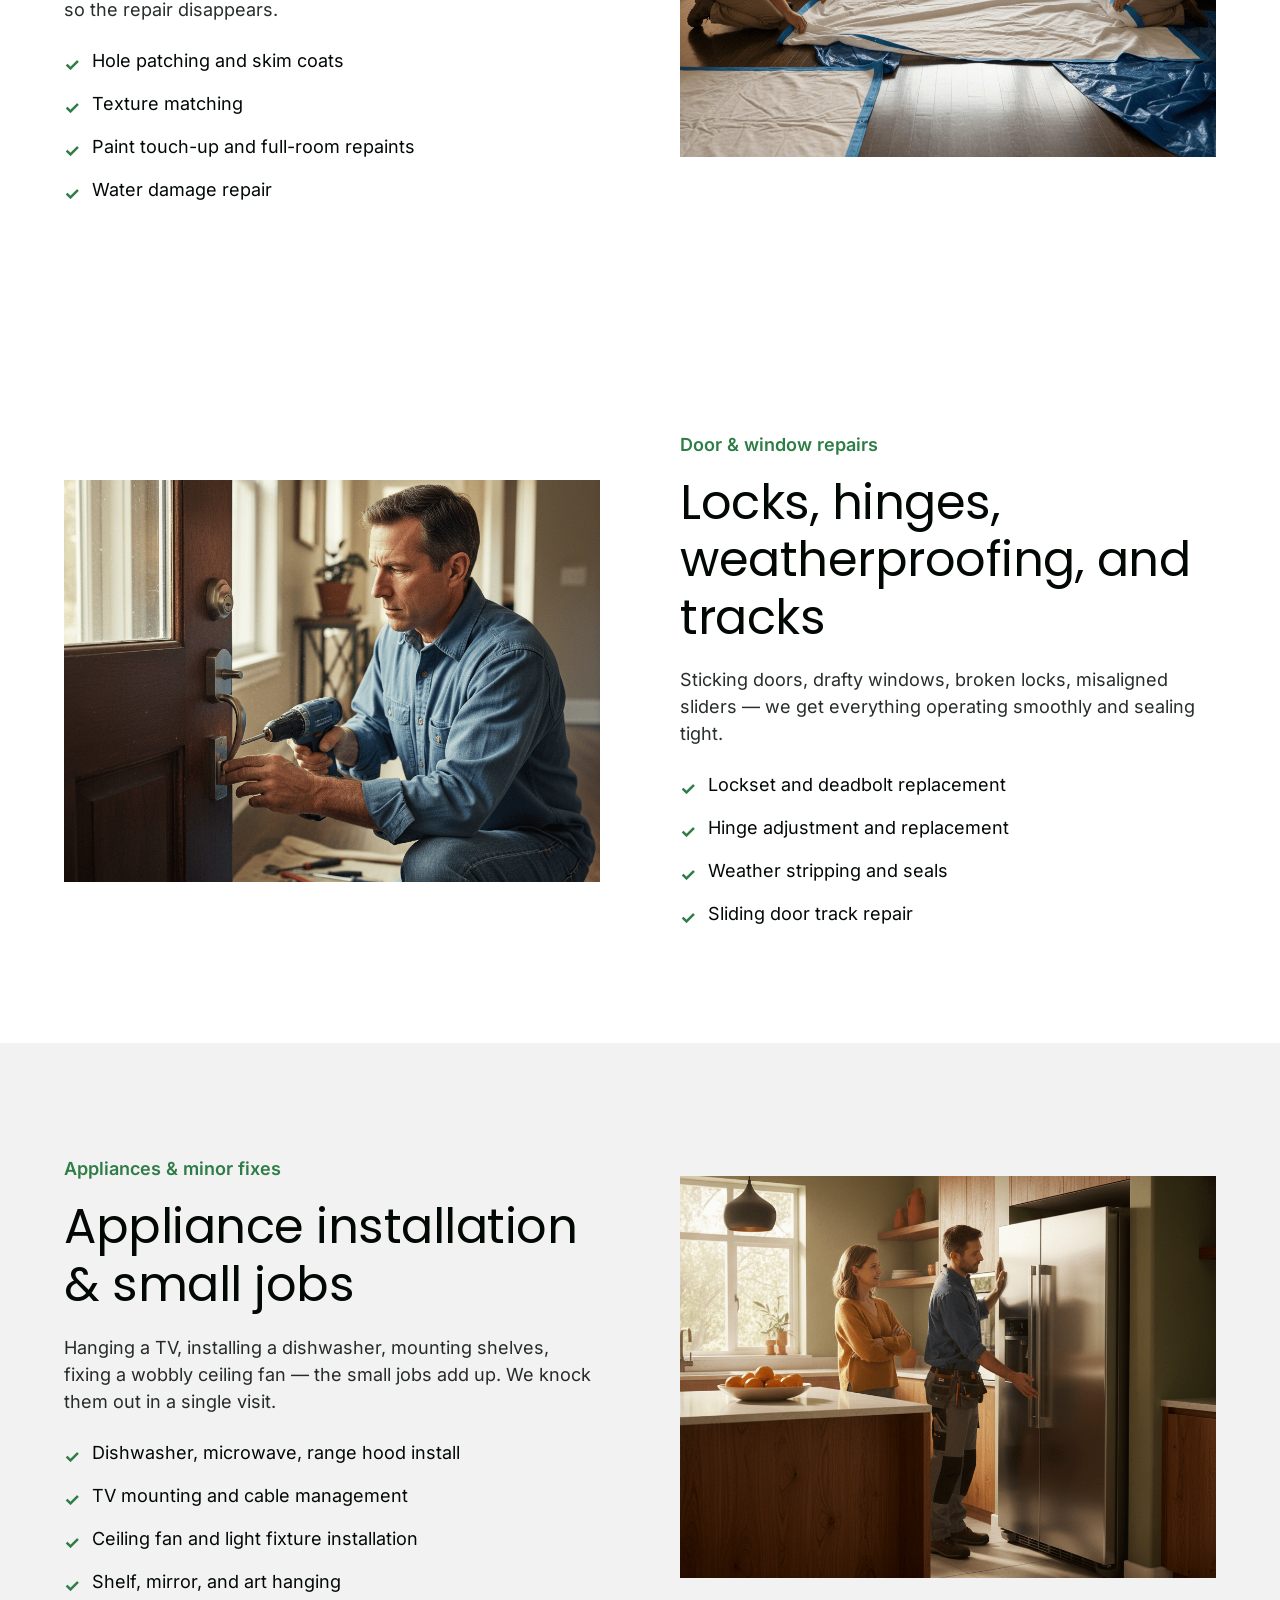
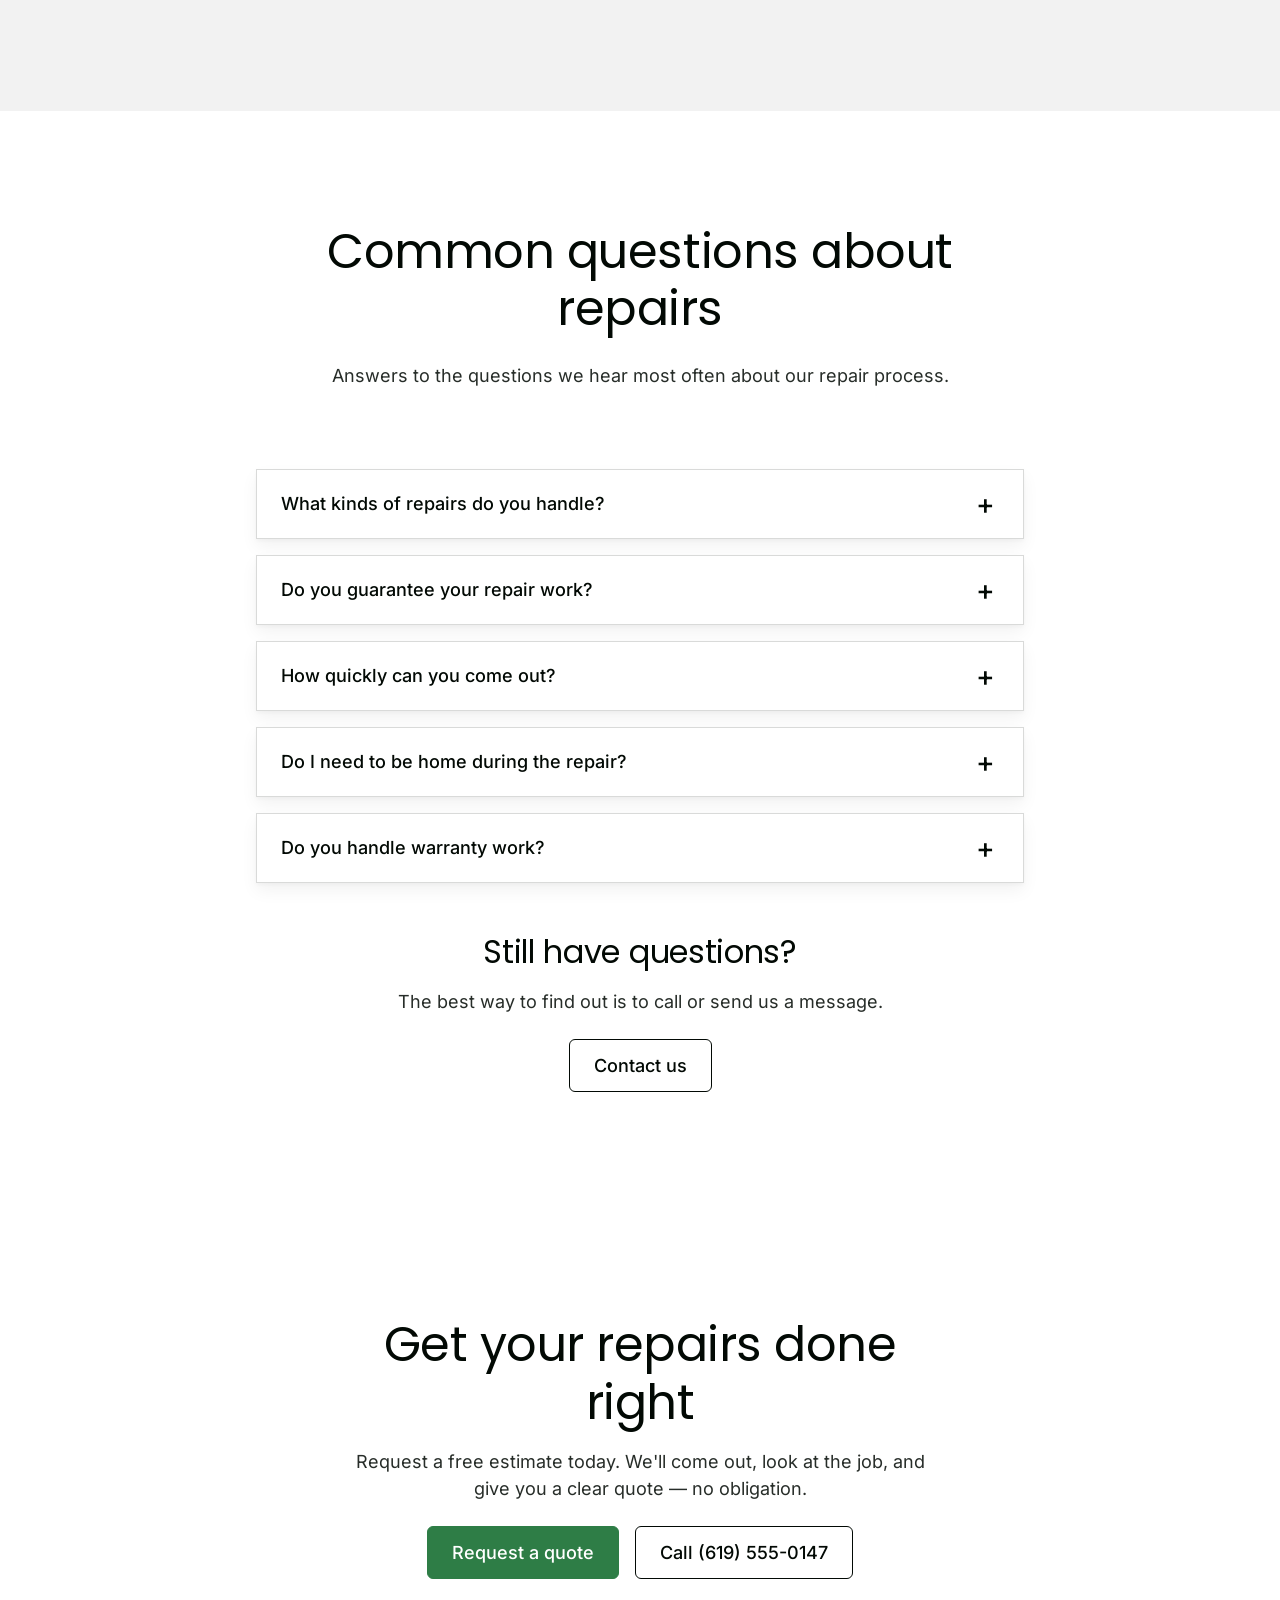
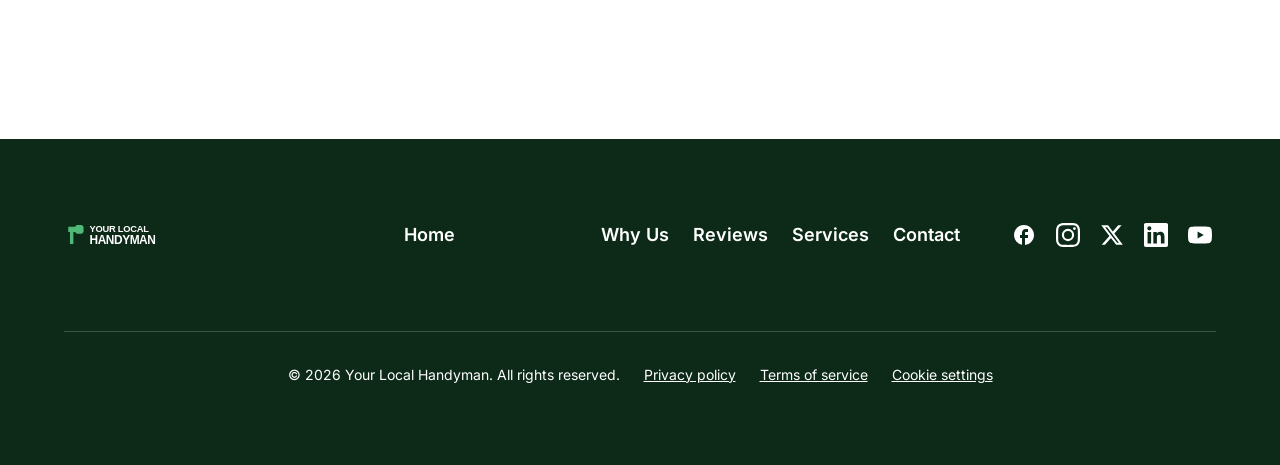
<file: repair.html>
<!DOCTYPE html>
<html lang="en">
<head>
  <meta charset="UTF-8" />
  <meta name="viewport" content="width=device-width, initial-scale=1.0" />
  <title>Home Repair Services in San Diego | Your Local Handyman</title>
  <meta name="description" content="Expert home repairs in San Diego: plumbing, electrical, carpentry, drywall, doors and windows, and appliance installation. Same-week service." />
  <meta name="author" content="Your Local Handyman" />
  <link rel="canonical" href="https://yourlocalhandyman.com/repair.html" />
  <meta property="og:type" content="website" />
  <meta property="og:site_name" content="Your Local Handyman" />
  <meta property="og:url" content="https://yourlocalhandyman.com/repair.html" />
  <meta property="og:title" content="Home Repair Services in San Diego | Your Local Handyman" />
  <meta property="og:description" content="Expert home repairs in San Diego: plumbing, electrical, carpentry, drywall, doors and windows, and appliance installation. Same-week service." />
  <meta property="og:image" content="https://yourlocalhandyman.com/images/repair-feature-section-0.png" />
  <meta property="og:locale" content="en_US" />
  <meta name="twitter:card" content="summary_large_image" />
  <meta name="twitter:title" content="Home Repair Services in San Diego | Your Local Handyman" />
  <meta name="twitter:description" content="Expert home repairs in San Diego: plumbing, electrical, carpentry, drywall, doors and windows, and appliance installation. Same-week service." />
  <meta name="twitter:image" content="https://yourlocalhandyman.com/images/repair-feature-section-0.png" />
  <meta name="robots" content="index, follow, max-image-preview:large, max-snippet:-1" />
  <meta name="theme-color" content="#143D24" />
  <link rel="icon" type="image/svg+xml" href="logo/logo-light.svg" />
  <link rel="stylesheet" href="css/styles.css" />
  <link rel="stylesheet" href="css/widgets.css" />
  <script type="application/ld+json">{"@context":"https://schema.org","@type":"FAQPage","mainEntity":[{"@type":"Question","name":"What kinds of repairs do you handle?","acceptedAnswer":{"@type":"Answer","text":"Plumbing leaks, electrical fixes, drywall, door and window repairs, appliance installation, and most common home repair issues. If you're not sure, give us a call."}},{"@type":"Question","name":"Do you guarantee your repair work?","acceptedAnswer":{"@type":"Answer","text":"Yes — every repair we make comes with a workmanship warranty. If something goes wrong with our work, we come back and make it right."}},{"@type":"Question","name":"How quickly can you come out?","acceptedAnswer":{"@type":"Answer","text":"Most repair requests are scheduled within the same week. Urgent issues can often be handled within 24-48 hours."}},{"@type":"Question","name":"Do I need to be home during the repair?","acceptedAnswer":{"@type":"Answer","text":"Usually yes, especially for interior work. We'll coordinate a time that works for you and confirm 24 hours in advance."}},{"@type":"Question","name":"Do you handle warranty work?","acceptedAnswer":{"@type":"Answer","text":"We do not handle manufacturer warranty repairs, but we can replace warranty parts and refer you to the right service if needed."}}]}</script>
    <!-- Google tag (gtag.js) -->
    <script async src="https://www.googletagmanager.com/gtag/js?id=G-8PBX5E0LYB"></script>
    <script>
      window.dataLayer = window.dataLayer || [];
      function gtag(){dataLayer.push(arguments);}
      gtag('js', new Date());

      gtag('config', 'G-8PBX5E0LYB');
    </script>
</head>
<body>
<a class="skip-link" href="#main">Skip to content</a>
<header class="navbar scheme-4">
  <nav class="container navbar-inner" aria-label="Primary">
    <a href="index.html" class="navbar-logo" aria-label="Your Local Handyman — Home">
      <img src="logo/logo-dark.svg" alt="Your Local Handyman" />
    </a>
    <div class="navbar-links">
      <a href="index.html">Home</a>
      <div class="dropdown" data-open="false">
        <button class="dropdown-trigger" aria-haspopup="true" aria-expanded="false">Services <svg viewBox="0 0 24 24" fill="none" stroke="currentColor" stroke-width="2" aria-hidden="true"><path d="M6 9l6 6 6-6"/></svg></button>
        <div class="dropdown-menu" role="menu">
          <a href="repair.html">Repair</a>
          <a href="painting.html">Painting</a>
          <a href="flooring.html">Flooring</a>
          <a href="carpentry.html">Carpentry</a>
          <a href="doors-and-windows.html">Doors & Windows</a>
          <a href="safety-and-mobility.html">Safety & Mobility</a>
        </div>
      </div>
      <a href="choose-us.html">Why Us</a>
      <a href="reviews.html">Reviews</a>
      <a href="contact.html">Contact</a>
    </div>
    <div class="navbar-actions">
      <a href="contact.html" class="btn btn-sm btn-secondary">Quote</a>
      <a href="tel:+16195550147" class="btn btn-sm btn-primary">Call</a>
    </div>
    <button class="navbar-toggle" aria-label="Toggle menu" aria-expanded="false"><span></span><span></span><span></span></button>
  </nav>
  <div class="navbar-mobile" aria-label="Mobile navigation">
    <a href="index.html">Home</a>
    <div class="dropdown" data-open="false">
      <button class="dropdown-trigger" aria-haspopup="true" aria-expanded="false">Services <svg viewBox="0 0 24 24" fill="none" stroke="currentColor" stroke-width="2" aria-hidden="true"><path d="M6 9l6 6 6-6"/></svg></button>
      <div class="dropdown-menu" role="menu">
        <a href="repair.html">Repair</a>
        <a href="painting.html">Painting</a>
        <a href="flooring.html">Flooring</a>
        <a href="carpentry.html">Carpentry</a>
        <a href="doors-and-windows.html">Doors & Windows</a>
        <a href="safety-and-mobility.html">Safety & Mobility</a>
      </div>
    </div>
    <a href="choose-us.html">Why Us</a>
    <a href="reviews.html">Reviews</a>
    <a href="contact.html">Contact</a>
    <div class="navbar-actions">
      <a href="contact.html" class="btn btn-secondary">Quote</a>
      <a href="tel:+16195550147" class="btn btn-primary">Call</a>
    </div>
  </div>
</header>
<main id="main"><section class="page-header scheme-1" aria-label="Page header">
    <div class="container">
      <h1 class="font-bold">Expert repairs for your home</h1>
      <p class="lead muted mt-4">From quick fixes to bigger jobs, our experienced team handles repairs reliably and stands behind every job with a workmanship warranty.</p>
      <div class="actions">
        <a href="contact.html" class="btn btn-primary">Get a free quote</a>
        <a href="tel:+16195550147" class="btn btn-secondary">Call (619) 555-0147</a>
      </div>
    </div>
  </section><section class="section scheme-2" aria-label="Major repair categories">
    <div class="container">
      <div class="section-title">
        <h2 class="font-bold">Major repair categories</h2>
        <p class="muted mt-4">If something in your home is broken, chances are we fix it.</p>
      </div>
      <div class="grid-3">
        <article class="feature-card">
          <div class="icon-wrap"><svg viewBox="0 0 24 24" fill="none" stroke="currentColor" stroke-width="2"><path d="M14.7 6.3a1 1 0 0 0 0 1.4l1.6 1.6a1 1 0 0 0 1.4 0l3.77-3.77a6 6 0 0 1-7.94 7.94l-6.91 6.91a2.12 2.12 0 0 1-3-3l6.91-6.91a6 6 0 0 1 7.94-7.94l-3.76 3.76z"/></svg></div>
          <h3 class="font-bold">Plumbing repairs</h3>
          <p class="muted mt-4">Leaks, dripping faucets, running toilets, garbage disposals, and minor pipe work — fixed quickly and cleanly.</p>
        </article><article class="feature-card">
          <div class="icon-wrap"><svg viewBox="0 0 24 24" fill="none" stroke="currentColor" stroke-width="2"><polygon points="13,2 3,14 12,14 11,22 21,10 12,10"/></svg></div>
          <h3 class="font-bold">Electrical repairs</h3>
          <p class="muted mt-4">Outlets, switches, light fixtures, ceiling fans, and minor wiring upgrades by experienced, insured technicians.</p>
        </article><article class="feature-card">
          <div class="icon-wrap"><svg viewBox="0 0 24 24" fill="none" stroke="currentColor" stroke-width="2"><path d="M14 14l7 7M14 14a2 2 0 0 1 0-2.83l5.66-5.65a2 2 0 0 1 2.83 0L24 7l-1.41 1.41a2 2 0 0 1-2.83 0L14 14zM14 14L4 24"/></svg></div>
          <h3 class="font-bold">Carpentry repairs</h3>
          <p class="muted mt-4">Doors, trim, baseboards, cabinets, and built-ins — restored or rebuilt to match the rest of your home.</p>
        </article>
      </div>
    </div>
  </section><section class="section scheme-2" aria-label="Walls patched, smoothed, and painted to match">
    <div class="container">
      <div class="split-feature ">
        <div class="copy">
          <p class="text-small font-semibold mb-4" style="color: var(--color-science-blue);">Drywall & painting</p>
          <h2 class="font-bold">Walls patched, smoothed, and painted to match</h2>
          <p class="muted mt-4">Whether it's a doorknob hole, settling cracks, or water damage, we patch drywall seamlessly and color-match paint so the repair disappears.</p>
          <ul style="margin-top: 1.5rem; display: grid; gap: 0.75rem;"><li style="display: flex; gap: 0.75rem; align-items: flex-start;"><span aria-hidden="true" style="color: var(--color-science-blue); margin-top: 0.25rem; font-weight: bold;">✓</span><span>Hole patching and skim coats</span></li><li style="display: flex; gap: 0.75rem; align-items: flex-start;"><span aria-hidden="true" style="color: var(--color-science-blue); margin-top: 0.25rem; font-weight: bold;">✓</span><span>Texture matching</span></li><li style="display: flex; gap: 0.75rem; align-items: flex-start;"><span aria-hidden="true" style="color: var(--color-science-blue); margin-top: 0.25rem; font-weight: bold;">✓</span><span>Paint touch-up and full-room repaints</span></li><li style="display: flex; gap: 0.75rem; align-items: flex-start;"><span aria-hidden="true" style="color: var(--color-science-blue); margin-top: 0.25rem; font-weight: bold;">✓</span><span>Water damage repair</span></li></ul>
          
        </div>
        <div class="media"><img src="images/repair-feature-section-0.png" alt="Drywall repair in progress" loading="lazy" /></div>
      </div>
    </div>
  </section><section class="section scheme-2" aria-label="Locks, hinges, weatherproofing, and tracks">
    <div class="container">
      <div class="split-feature reverse">
        <div class="copy">
          <p class="text-small font-semibold mb-4" style="color: var(--color-science-blue);">Door & window repairs</p>
          <h2 class="font-bold">Locks, hinges, weatherproofing, and tracks</h2>
          <p class="muted mt-4">Sticking doors, drafty windows, broken locks, misaligned sliders — we get everything operating smoothly and sealing tight.</p>
          <ul style="margin-top: 1.5rem; display: grid; gap: 0.75rem;"><li style="display: flex; gap: 0.75rem; align-items: flex-start;"><span aria-hidden="true" style="color: var(--color-science-blue); margin-top: 0.25rem; font-weight: bold;">✓</span><span>Lockset and deadbolt replacement</span></li><li style="display: flex; gap: 0.75rem; align-items: flex-start;"><span aria-hidden="true" style="color: var(--color-science-blue); margin-top: 0.25rem; font-weight: bold;">✓</span><span>Hinge adjustment and replacement</span></li><li style="display: flex; gap: 0.75rem; align-items: flex-start;"><span aria-hidden="true" style="color: var(--color-science-blue); margin-top: 0.25rem; font-weight: bold;">✓</span><span>Weather stripping and seals</span></li><li style="display: flex; gap: 0.75rem; align-items: flex-start;"><span aria-hidden="true" style="color: var(--color-science-blue); margin-top: 0.25rem; font-weight: bold;">✓</span><span>Sliding door track repair</span></li></ul>
          
        </div>
        <div class="media"><img src="images/repair-feature-section-3.png" alt="Door repair work" loading="lazy" /></div>
      </div>
    </div>
  </section><section class="section scheme-3" aria-label="Appliance installation & small jobs">
    <div class="container">
      <div class="split-feature ">
        <div class="copy">
          <p class="text-small font-semibold mb-4" style="color: var(--color-science-blue);">Appliances & minor fixes</p>
          <h2 class="font-bold">Appliance installation & small jobs</h2>
          <p class="muted mt-4">Hanging a TV, installing a dishwasher, mounting shelves, fixing a wobbly ceiling fan — the small jobs add up. We knock them out in a single visit.</p>
          <ul style="margin-top: 1.5rem; display: grid; gap: 0.75rem;"><li style="display: flex; gap: 0.75rem; align-items: flex-start;"><span aria-hidden="true" style="color: var(--color-science-blue); margin-top: 0.25rem; font-weight: bold;">✓</span><span>Dishwasher, microwave, range hood install</span></li><li style="display: flex; gap: 0.75rem; align-items: flex-start;"><span aria-hidden="true" style="color: var(--color-science-blue); margin-top: 0.25rem; font-weight: bold;">✓</span><span>TV mounting and cable management</span></li><li style="display: flex; gap: 0.75rem; align-items: flex-start;"><span aria-hidden="true" style="color: var(--color-science-blue); margin-top: 0.25rem; font-weight: bold;">✓</span><span>Ceiling fan and light fixture installation</span></li><li style="display: flex; gap: 0.75rem; align-items: flex-start;"><span aria-hidden="true" style="color: var(--color-science-blue); margin-top: 0.25rem; font-weight: bold;">✓</span><span>Shelf, mirror, and art hanging</span></li></ul>
          
        </div>
        <div class="media"><img src="images/repair-feature-section-6.png" alt="Appliance installation" loading="lazy" /></div>
      </div>
    </div>
  </section><section class="section scheme-2" aria-label="Frequently asked questions">
    <div class="container" style="max-width: 48rem;">
      <div class="section-title">
        <h2 class="font-bold">Common questions about repairs</h2>
        <p class="muted mt-4">Answers to the questions we hear most often about our repair process.</p>
      </div>
      <div class="accordion" data-type="multiple">
        <article class="accordion-item" data-state="closed">
          <button class="accordion-trigger" aria-expanded="false">What kinds of repairs do you handle?<span class="icon" aria-hidden="true">+</span></button>
          <div class="accordion-content"><p>Plumbing leaks, electrical fixes, drywall, door and window repairs, appliance installation, and most common home repair issues. If you're not sure, give us a call.</p></div>
        </article><article class="accordion-item" data-state="closed">
          <button class="accordion-trigger" aria-expanded="false">Do you guarantee your repair work?<span class="icon" aria-hidden="true">+</span></button>
          <div class="accordion-content"><p>Yes — every repair we make comes with a workmanship warranty. If something goes wrong with our work, we come back and make it right.</p></div>
        </article><article class="accordion-item" data-state="closed">
          <button class="accordion-trigger" aria-expanded="false">How quickly can you come out?<span class="icon" aria-hidden="true">+</span></button>
          <div class="accordion-content"><p>Most repair requests are scheduled within the same week. Urgent issues can often be handled within 24-48 hours.</p></div>
        </article><article class="accordion-item" data-state="closed">
          <button class="accordion-trigger" aria-expanded="false">Do I need to be home during the repair?<span class="icon" aria-hidden="true">+</span></button>
          <div class="accordion-content"><p>Usually yes, especially for interior work. We'll coordinate a time that works for you and confirm 24 hours in advance.</p></div>
        </article><article class="accordion-item" data-state="closed">
          <button class="accordion-trigger" aria-expanded="false">Do you handle warranty work?<span class="icon" aria-hidden="true">+</span></button>
          <div class="accordion-content"><p>We do not handle manufacturer warranty repairs, but we can replace warranty parts and refer you to the right service if needed.</p></div>
        </article>
      </div>
      <div style="margin: 3rem auto 0; max-width: 32rem; text-align: center;">
        <h4 class="font-bold mb-4">Still have questions?</h4>
        <p class="muted">The best way to find out is to call or send us a message.</p>
        <div class="mt-6"><a href="contact.html" class="btn btn-secondary">Contact us</a></div>
      </div>
    </div>
  </section><section class="section scheme-2" aria-label="Get your repairs done right">
    <div class="container cta-image-wrap">
      <div class="cta-copy">
        <h2 class="font-bold">Get your repairs done right</h2>
        <p class="muted mt-4">Request a free estimate today. We'll come out, look at the job, and give you a clear quote — no obligation.</p>
        <div class="actions">
          <a href="contact.html" class="btn btn-primary">Request a quote</a>
          <a href="tel:+16195550147" class="btn btn-secondary">Call (619) 555-0147</a>
        </div>
      </div>
      
    </div>
  </section></main>
<footer class="footer scheme-5">
  <div class="container">
    <div class="footer-top">
      <a href="index.html" aria-label="Your Local Handyman — Home"><img src="logo/logo-dark.svg" alt="Your Local Handyman" /></a>
      <ul class="footer-nav">
        <li><a href="index.html">Home</a></li>
        <li><a href="choose-us.html">Why Us</a></li>
        <li><a href="reviews.html">Reviews</a></li>
        <li><a href="repair.html">Services</a></li>
        <li><a href="contact.html">Contact</a></li>
      </ul>
      <div class="footer-social" aria-label="Social media">
        <a href="#" aria-label="Facebook"><svg viewBox="0 0 24 24" fill="currentColor"><path d="M22 12c0-5.52-4.48-10-10-10S2 6.48 2 12c0 4.84 3.44 8.87 8 9.8V15H8v-3h2V9.5C10 7.57 11.57 6 13.5 6H16v3h-2c-.55 0-1 .45-1 1v2h3v3h-3v6.95c5.05-.5 9-4.76 9-9.95z"/></svg></a>
        <a href="#" aria-label="Instagram"><svg viewBox="0 0 24 24" fill="currentColor"><path d="M12 2.2c3.2 0 3.58.01 4.85.07 1.17.05 1.8.25 2.23.41.56.22.96.48 1.38.9.42.42.68.82.9 1.38.16.42.36 1.06.41 2.23.06 1.27.07 1.65.07 4.85s-.01 3.58-.07 4.85c-.05 1.17-.25 1.8-.41 2.23-.22.56-.48.96-.9 1.38-.42.42-.82.68-1.38.9-.42.16-1.06.36-2.23.41-1.27.06-1.65.07-4.85.07s-3.58-.01-4.85-.07c-1.17-.05-1.8-.25-2.23-.41-.56-.22-.96-.48-1.38-.9-.42-.42-.68-.82-.9-1.38-.16-.42-.36-1.06-.41-2.23C2.21 15.58 2.2 15.2 2.2 12s.01-3.58.07-4.85c.05-1.17.25-1.8.41-2.23.22-.56.48-.96.9-1.38.42-.42.82-.68 1.38-.9.42-.16 1.06-.36 2.23-.41C8.42 2.21 8.8 2.2 12 2.2zM12 0C8.74 0 8.33.01 7.05.07 5.78.13 4.9.34 4.14.63c-.79.31-1.46.72-2.13 1.39C1.34 2.68.93 3.35.62 4.14.34 4.9.13 5.78.07 7.05.01 8.33 0 8.74 0 12s.01 3.67.07 4.95c.06 1.27.27 2.15.56 2.91.31.79.72 1.46 1.39 2.13.67.67 1.34 1.08 2.13 1.39.76.29 1.64.5 2.91.56C8.33 23.99 8.74 24 12 24s3.67-.01 4.95-.07c1.27-.06 2.15-.27 2.91-.56.79-.31 1.46-.72 2.13-1.39.67-.67 1.08-1.34 1.39-2.13.29-.76.5-1.64.56-2.91.06-1.28.07-1.69.07-4.95s-.01-3.67-.07-4.95c-.06-1.27-.27-2.15-.56-2.91-.31-.79-.72-1.46-1.39-2.13C21.32 1.34 20.65.93 19.86.62 19.1.34 18.22.13 16.95.07 15.67.01 15.26 0 12 0zm0 5.84A6.16 6.16 0 1 0 12 18.16 6.16 6.16 0 0 0 12 5.84zm0 10.16a4 4 0 1 1 0-8 4 4 0 0 1 0 8zm6.41-11.85a1.44 1.44 0 1 0 0 2.88 1.44 1.44 0 0 0 0-2.88z"/></svg></a>
        <a href="#" aria-label="X (Twitter)"><svg viewBox="0 0 24 24" fill="currentColor"><path d="M18.244 2.25h3.308l-7.227 8.26 8.502 11.24H16.17l-5.214-6.817L4.99 21.75H1.68l7.73-8.835L1.254 2.25H8.08l4.713 6.231zm-1.161 17.52h1.833L7.084 4.126H5.117z"/></svg></a>
        <a href="#" aria-label="LinkedIn"><svg viewBox="0 0 24 24" fill="currentColor"><path d="M20.45 20.45h-3.56v-5.57c0-1.33-.03-3.04-1.85-3.04-1.85 0-2.14 1.45-2.14 2.94v5.67H9.34V9h3.42v1.56h.05c.48-.9 1.64-1.85 3.38-1.85 3.62 0 4.28 2.38 4.28 5.47v6.27zM5.34 7.43a2.06 2.06 0 1 1 0-4.12 2.06 2.06 0 0 1 0 4.12zM7.12 20.45H3.55V9h3.57v11.45zM22.23 0H1.77C.79 0 0 .77 0 1.72v20.56C0 23.23.79 24 1.77 24h20.46c.98 0 1.77-.77 1.77-1.72V1.72C24 .77 23.21 0 22.23 0z"/></svg></a>
        <a href="#" aria-label="YouTube"><svg viewBox="0 0 24 24" fill="currentColor"><path d="M23.5 6.2a3 3 0 0 0-2.1-2.1C19.5 3.6 12 3.6 12 3.6s-7.5 0-9.4.5A3 3 0 0 0 .5 6.2C0 8.1 0 12 0 12s0 3.9.5 5.8a3 3 0 0 0 2.1 2.1c1.9.5 9.4.5 9.4.5s7.5 0 9.4-.5a3 3 0 0 0 2.1-2.1c.5-1.9.5-5.8.5-5.8s0-3.9-.5-5.8zM9.6 15.6V8.4l6.2 3.6-6.2 3.6z"/></svg></a>
      </div>
    </div>
    <div class="footer-divider"></div>
    <div class="footer-bottom">
      <div class="legal">
        <p>© <span id="footer-year">2026</span> Your Local Handyman. All rights reserved.</p>
        <a href="#">Privacy policy</a>
        <a href="#">Terms of service</a>
        <a href="#">Cookie settings</a>
      </div>
    </div>
  </div>
</footer>
<script src="js/site-widgets.js" defer></script>
<script src="js/site.js" defer></script>
<script>document.getElementById("footer-year").textContent = new Date().getFullYear();</script>
</body>
</html>
</file>
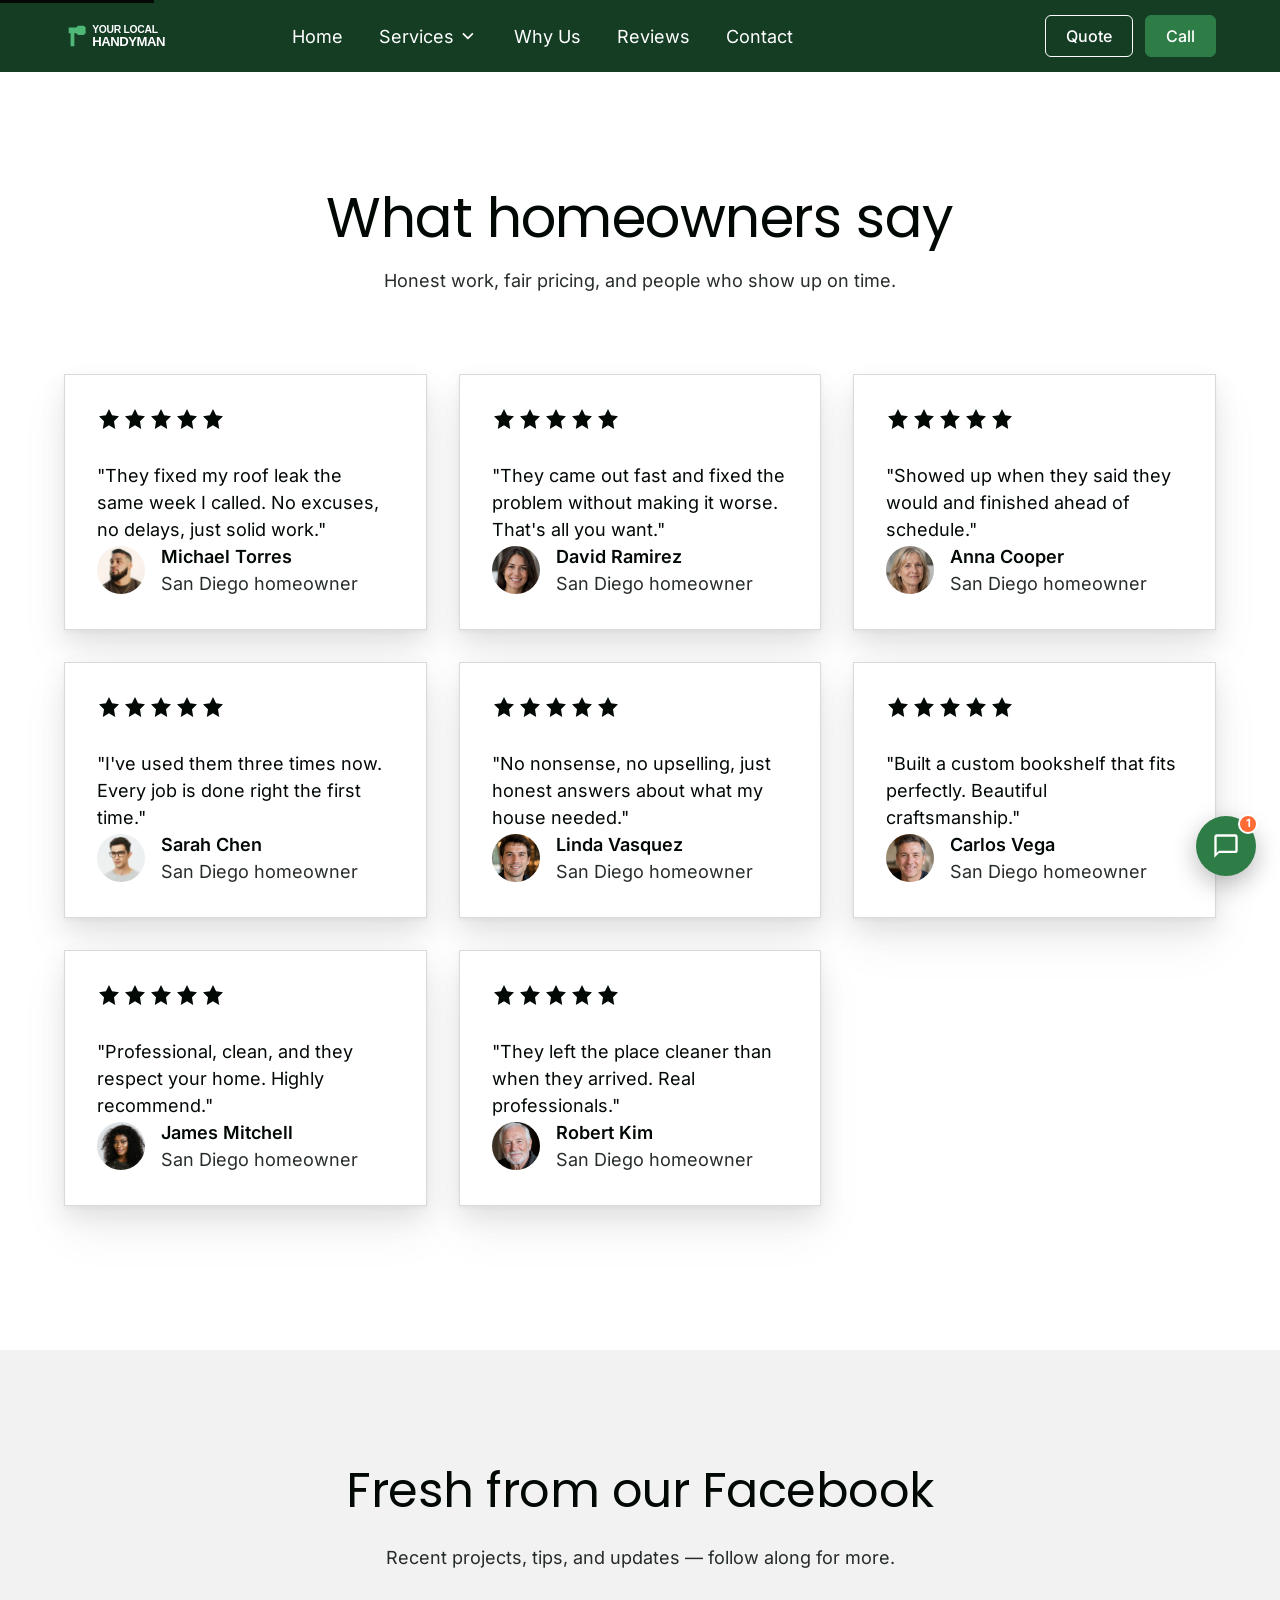
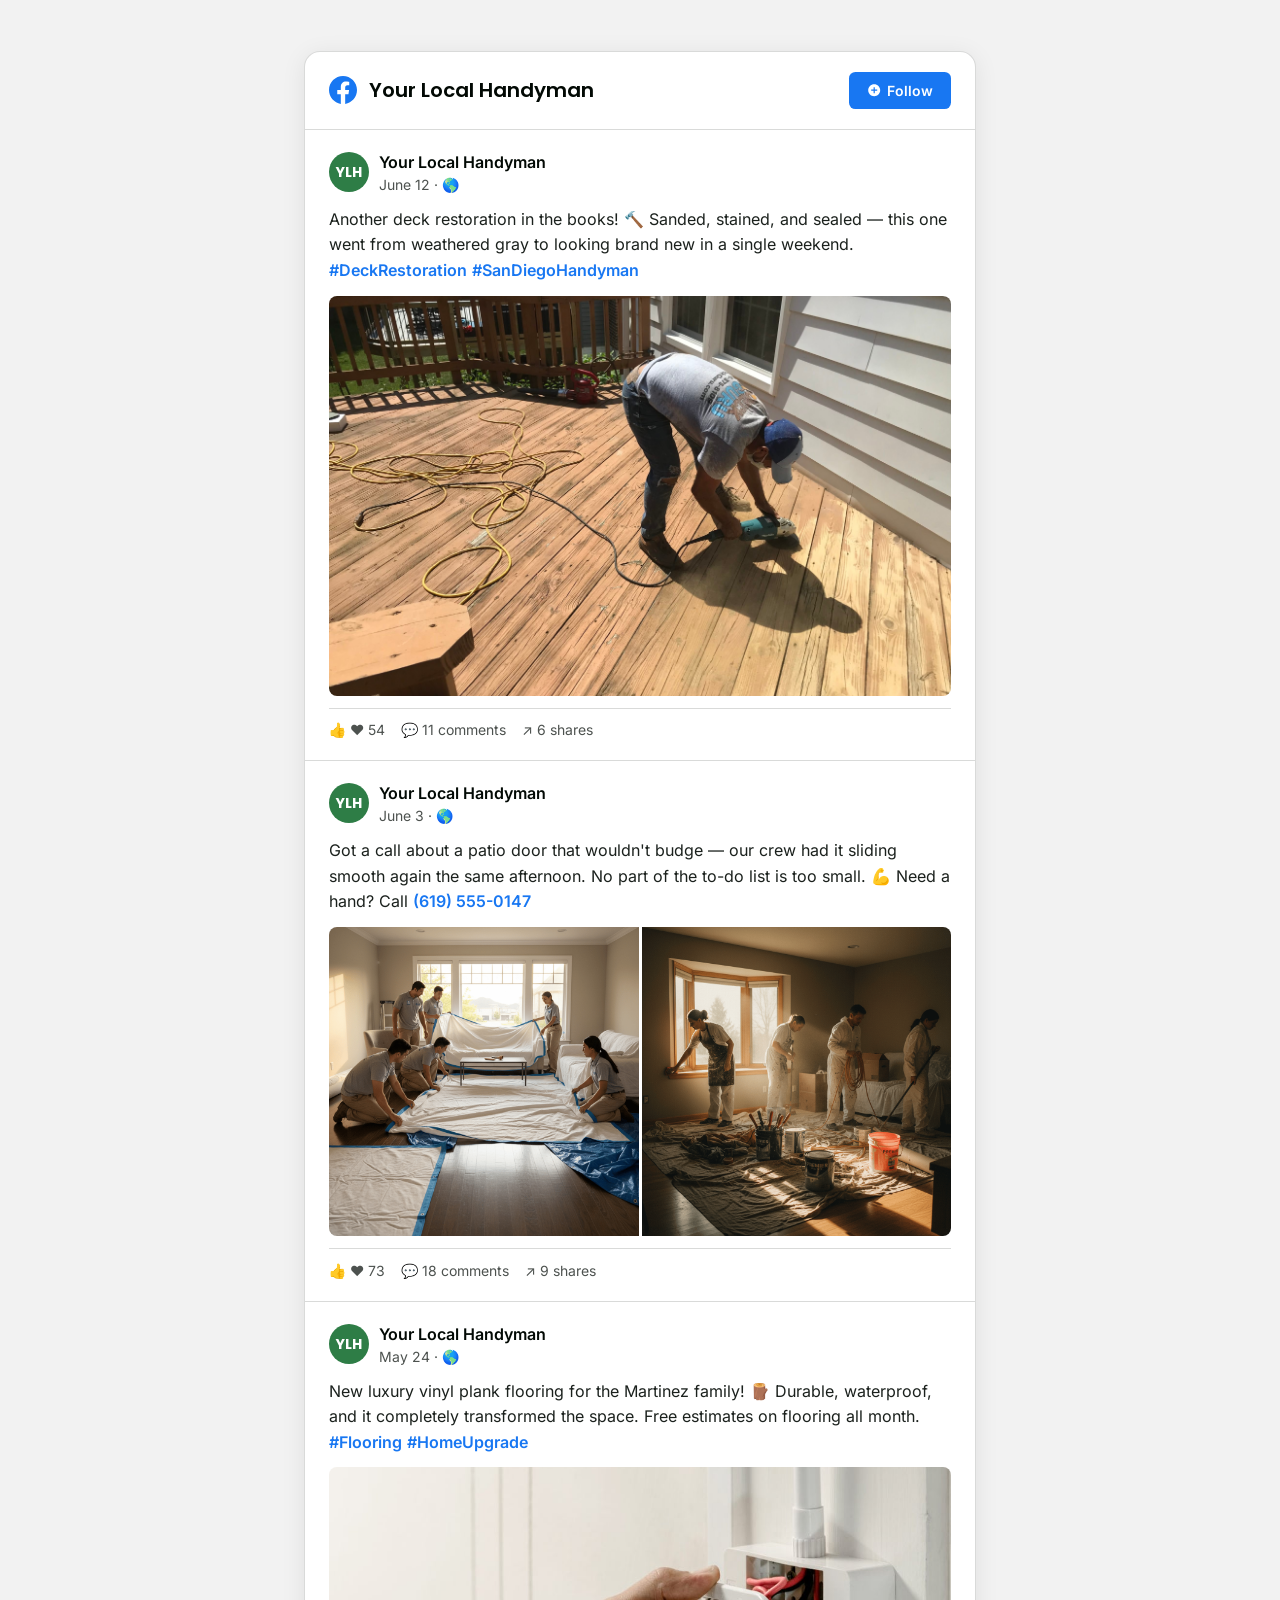
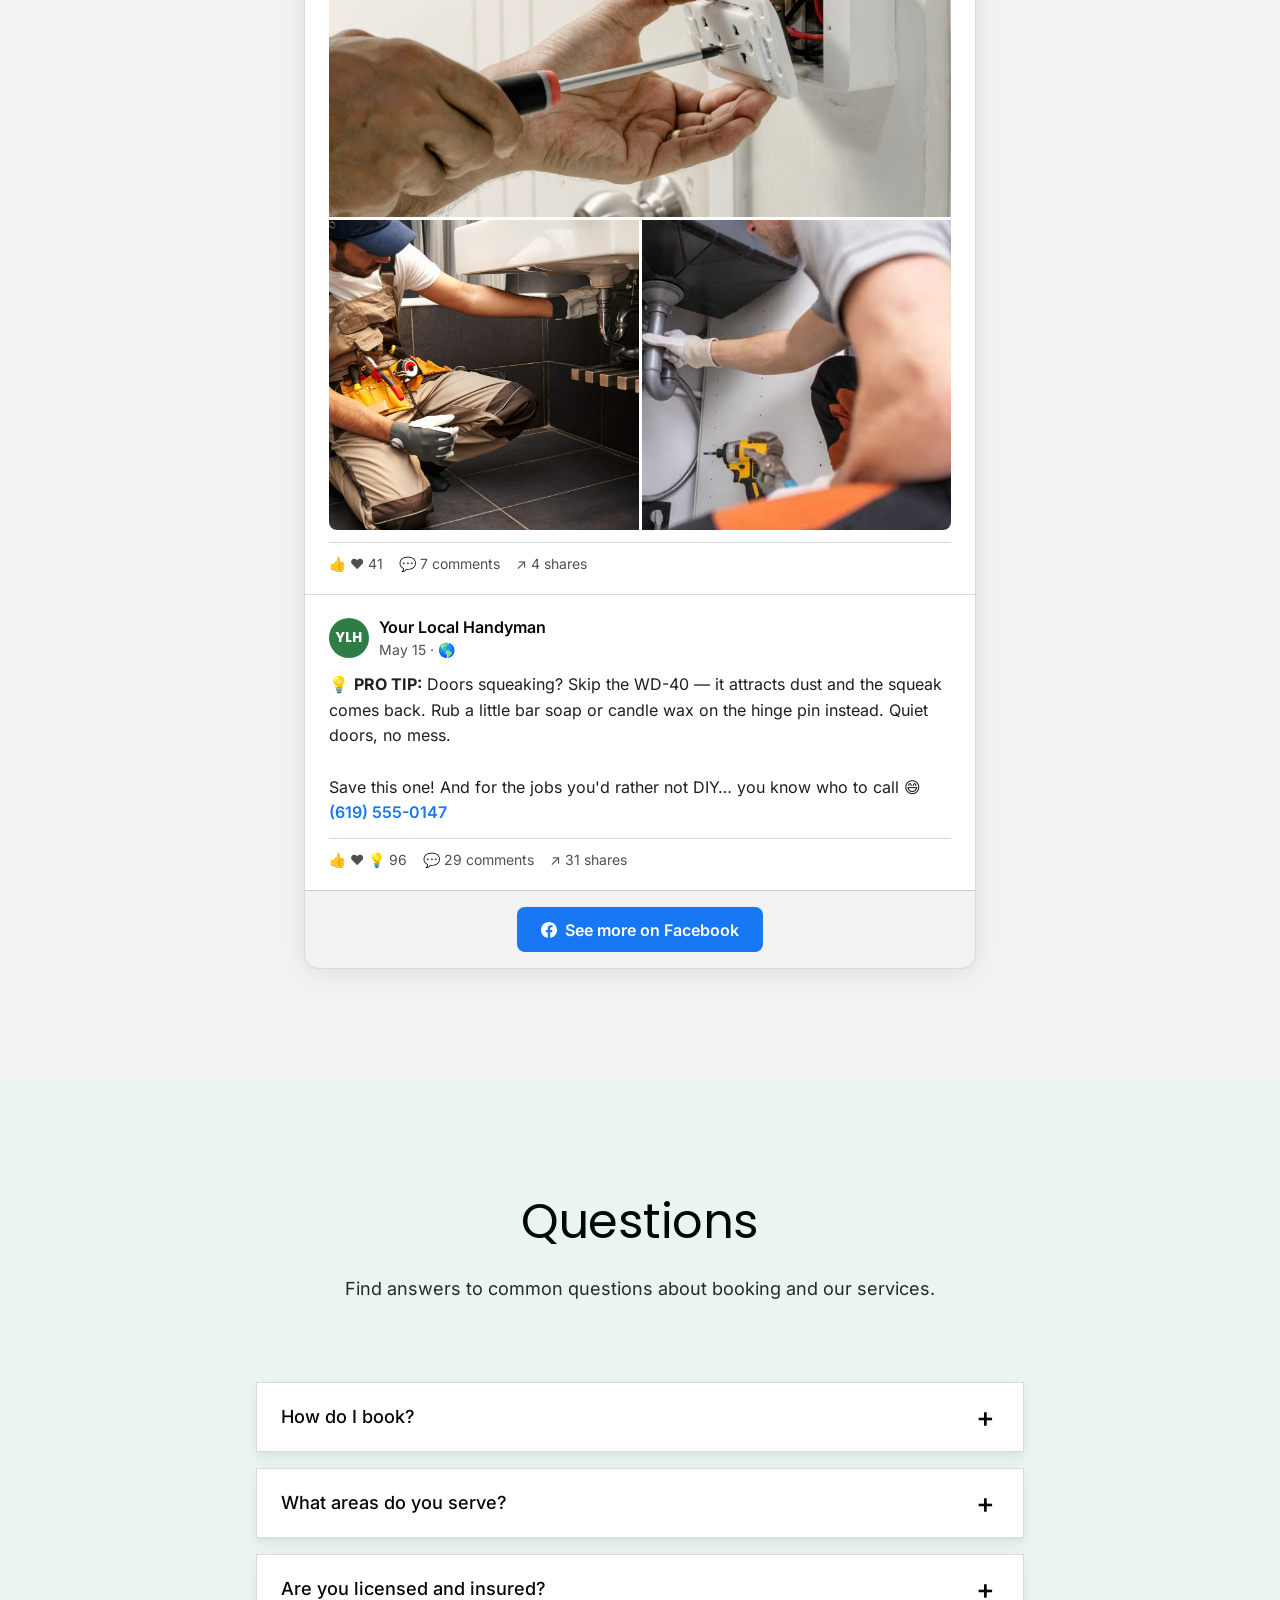
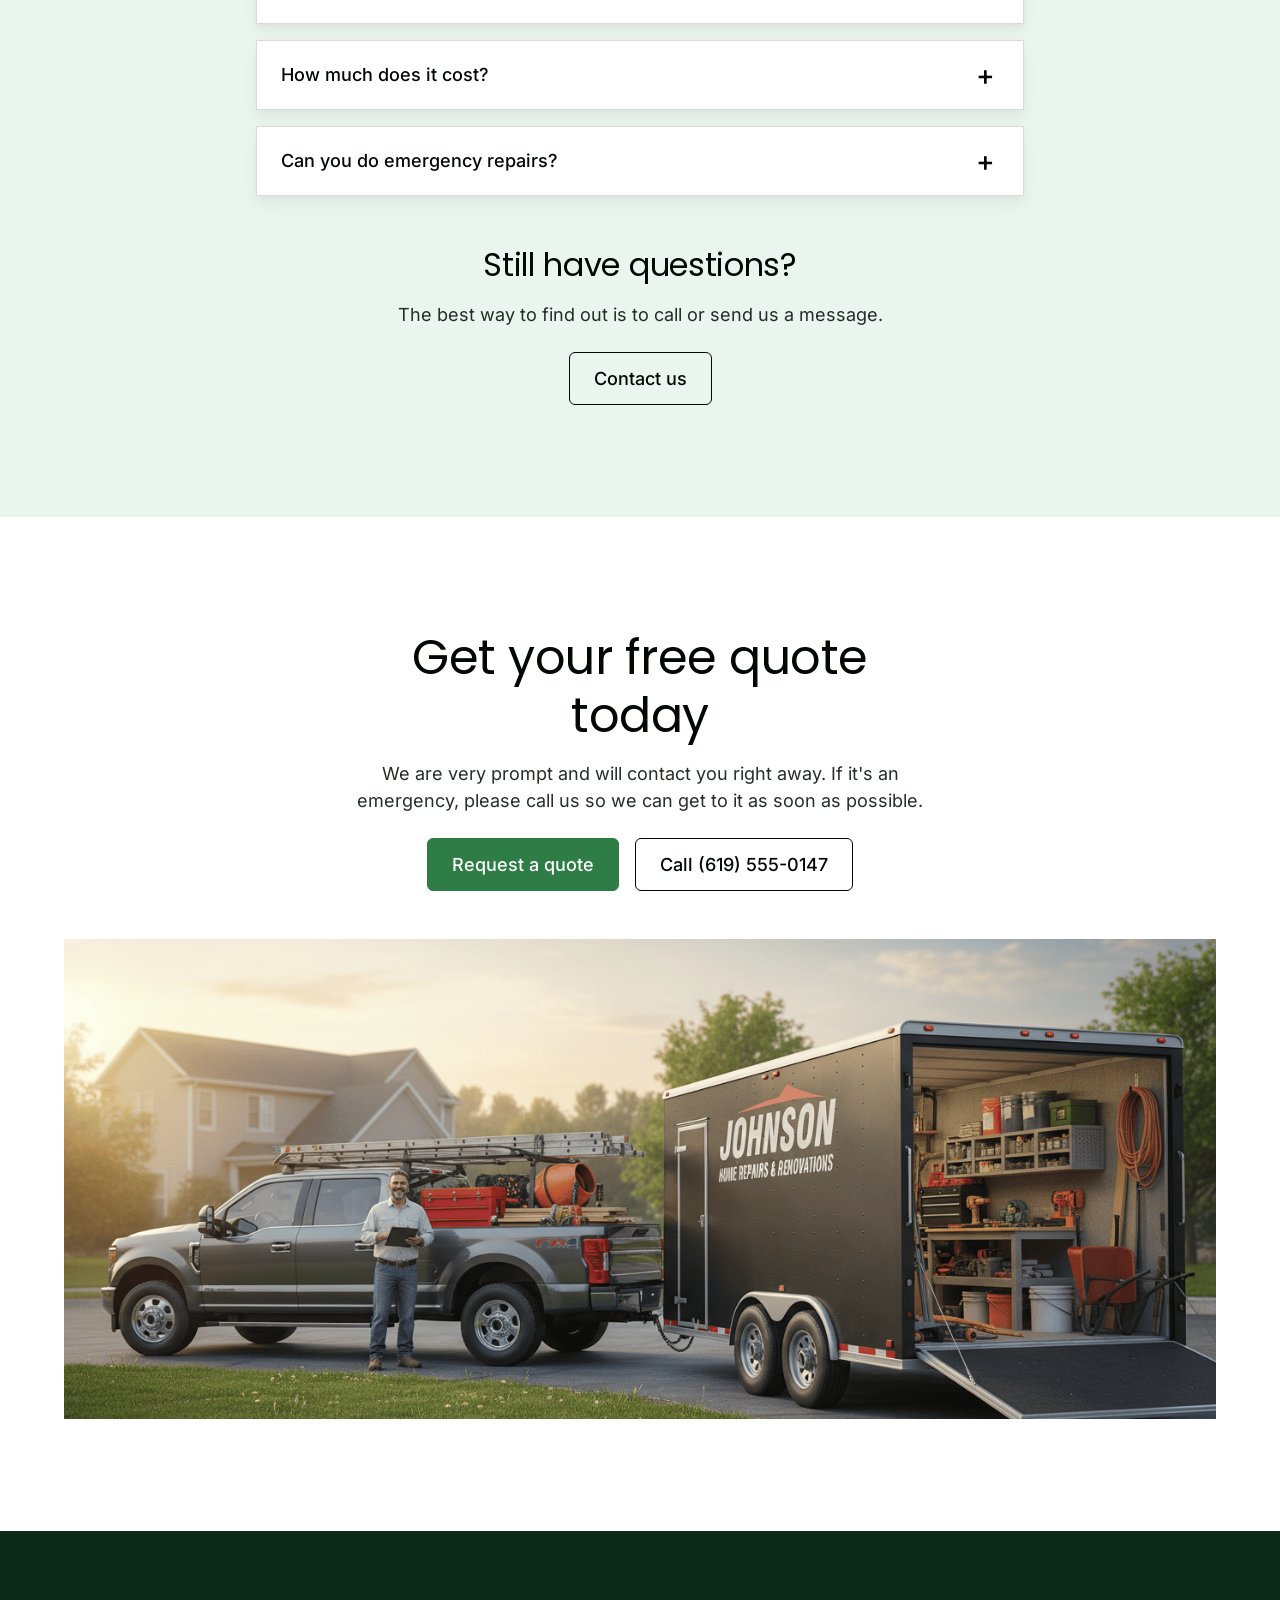
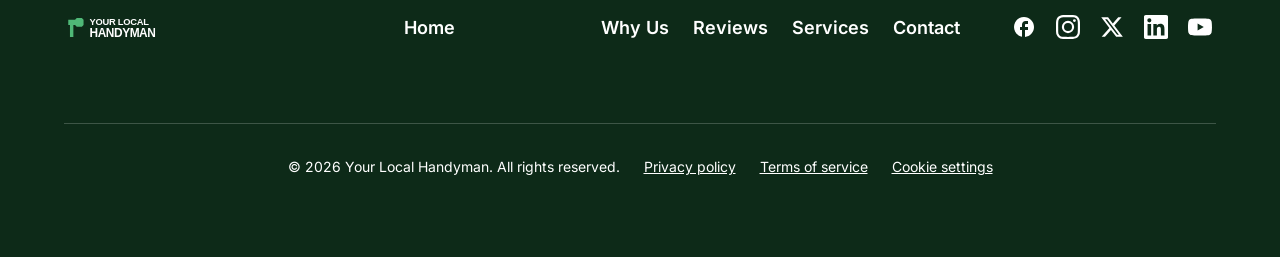
<file: reviews.html>
<!DOCTYPE html>
<html lang="en">
<head>
  <meta charset="UTF-8" />
  <meta name="viewport" content="width=device-width, initial-scale=1.0" />
  <title>Reviews — What San Diego Homeowners Say | Your Local Handyman</title>
  <meta name="description" content="Read real reviews from San Diego homeowners about our handyman services. Honest work, fair pricing, on-time service." />
  <meta name="author" content="Your Local Handyman" />
  <link rel="canonical" href="https://yourlocalhandyman.com/reviews.html" />
  <meta property="og:type" content="website" />
  <meta property="og:site_name" content="Your Local Handyman" />
  <meta property="og:url" content="https://yourlocalhandyman.com/reviews.html" />
  <meta property="og:title" content="Reviews — What San Diego Homeowners Say | Your Local Handyman" />
  <meta property="og:description" content="Read real reviews from San Diego homeowners about our handyman services. Honest work, fair pricing, on-time service." />
  <meta property="og:image" content="https://yourlocalhandyman.com/images/home-hero-header-section.jpg" />
  <meta property="og:locale" content="en_US" />
  <meta name="twitter:card" content="summary_large_image" />
  <meta name="twitter:title" content="Reviews — What San Diego Homeowners Say | Your Local Handyman" />
  <meta name="twitter:description" content="Read real reviews from San Diego homeowners about our handyman services. Honest work, fair pricing, on-time service." />
  <meta name="twitter:image" content="https://yourlocalhandyman.com/images/home-hero-header-section.jpg" />
  <meta name="robots" content="index, follow, max-image-preview:large, max-snippet:-1" />
  <meta name="theme-color" content="#143D24" />
  <link rel="icon" type="image/svg+xml" href="logo/logo-light.svg" />
  <link rel="stylesheet" href="css/styles.css" />
  <link rel="stylesheet" href="css/widgets.css" />
  <script type="application/ld+json">{"@context":"https://schema.org","@type":"HomeAndConstructionBusiness","name":"Your Local Handyman","aggregateRating":{"@type":"AggregateRating","ratingValue":"5.0","reviewCount":"8"},"review":[{"@type":"Review","reviewBody":"They fixed my roof leak the same week I called. No excuses, no delays, just solid work.","author":{"@type":"Person","name":"Michael Torres"},"reviewRating":{"@type":"Rating","ratingValue":"5"}},{"@type":"Review","reviewBody":"I've used them three times now. Every job is done right the first time.","author":{"@type":"Person","name":"Sarah Chen"},"reviewRating":{"@type":"Rating","ratingValue":"5"}},{"@type":"Review","reviewBody":"Professional, clean, and they respect your home. Highly recommend.","author":{"@type":"Person","name":"James Mitchell"},"reviewRating":{"@type":"Rating","ratingValue":"5"}},{"@type":"Review","reviewBody":"They came out fast and fixed the problem without making it worse. That's all you want.","author":{"@type":"Person","name":"David Ramirez"},"reviewRating":{"@type":"Rating","ratingValue":"5"}},{"@type":"Review","reviewBody":"No nonsense, no upselling, just honest answers about what my house needed.","author":{"@type":"Person","name":"Linda Vasquez"},"reviewRating":{"@type":"Rating","ratingValue":"5"}},{"@type":"Review","reviewBody":"They left the place cleaner than when they arrived. Real professionals.","author":{"@type":"Person","name":"Robert Kim"},"reviewRating":{"@type":"Rating","ratingValue":"5"}},{"@type":"Review","reviewBody":"Showed up when they said they would and finished ahead of schedule.","author":{"@type":"Person","name":"Anna Cooper"},"reviewRating":{"@type":"Rating","ratingValue":"5"}},{"@type":"Review","reviewBody":"Built a custom bookshelf that fits perfectly. Beautiful craftsmanship.","author":{"@type":"Person","name":"Carlos Vega"},"reviewRating":{"@type":"Rating","ratingValue":"5"}}]}</script>
    <!-- Google tag (gtag.js) -->
    <script async src="https://www.googletagmanager.com/gtag/js?id=G-8PBX5E0LYB"></script>
    <script>
      window.dataLayer = window.dataLayer || [];
      function gtag(){dataLayer.push(arguments);}
      gtag('js', new Date());

      gtag('config', 'G-8PBX5E0LYB');
    </script>
</head>
<body>
<a class="skip-link" href="#main">Skip to content</a>
<header class="navbar scheme-4">
  <nav class="container navbar-inner" aria-label="Primary">
    <a href="index.html" class="navbar-logo" aria-label="Your Local Handyman — Home">
      <img src="logo/logo-dark.svg" alt="Your Local Handyman" />
    </a>
    <div class="navbar-links">
      <a href="index.html">Home</a>
      <div class="dropdown" data-open="false">
        <button class="dropdown-trigger" aria-haspopup="true" aria-expanded="false">Services <svg viewBox="0 0 24 24" fill="none" stroke="currentColor" stroke-width="2" aria-hidden="true"><path d="M6 9l6 6 6-6"/></svg></button>
        <div class="dropdown-menu" role="menu">
          <a href="repair.html">Repair</a>
          <a href="painting.html">Painting</a>
          <a href="flooring.html">Flooring</a>
          <a href="carpentry.html">Carpentry</a>
          <a href="doors-and-windows.html">Doors & Windows</a>
          <a href="safety-and-mobility.html">Safety & Mobility</a>
        </div>
      </div>
      <a href="choose-us.html">Why Us</a>
      <a href="reviews.html">Reviews</a>
      <a href="contact.html">Contact</a>
    </div>
    <div class="navbar-actions">
      <a href="contact.html" class="btn btn-sm btn-secondary">Quote</a>
      <a href="tel:+16195550147" class="btn btn-sm btn-primary">Call</a>
    </div>
    <button class="navbar-toggle" aria-label="Toggle menu" aria-expanded="false"><span></span><span></span><span></span></button>
  </nav>
  <div class="navbar-mobile" aria-label="Mobile navigation">
    <a href="index.html">Home</a>
    <div class="dropdown" data-open="false">
      <button class="dropdown-trigger" aria-haspopup="true" aria-expanded="false">Services <svg viewBox="0 0 24 24" fill="none" stroke="currentColor" stroke-width="2" aria-hidden="true"><path d="M6 9l6 6 6-6"/></svg></button>
      <div class="dropdown-menu" role="menu">
        <a href="repair.html">Repair</a>
        <a href="painting.html">Painting</a>
        <a href="flooring.html">Flooring</a>
        <a href="carpentry.html">Carpentry</a>
        <a href="doors-and-windows.html">Doors & Windows</a>
        <a href="safety-and-mobility.html">Safety & Mobility</a>
      </div>
    </div>
    <a href="choose-us.html">Why Us</a>
    <a href="reviews.html">Reviews</a>
    <a href="contact.html">Contact</a>
    <div class="navbar-actions">
      <a href="contact.html" class="btn btn-secondary">Quote</a>
      <a href="tel:+16195550147" class="btn btn-primary">Call</a>
    </div>
  </div>
</header>
<main id="main">
<section class="section scheme-2" aria-labelledby="reviews-title">
  <div class="container">
    <div class="section-title">
      <h1 id="reviews-title" class="font-bold">What homeowners say</h1>
      <p class="muted mt-4">Honest work, fair pricing, and people who show up on time.</p>
    </div>
    <div style="columns: 1; column-gap: 2rem;">
      <style>@media (min-width: 768px) { .reviews-cols { columns: 2 !important; } } @media (min-width: 992px) { .reviews-cols { columns: 3 !important; } }</style>
      <div class="reviews-cols" style="columns: 1; column-gap: 2rem;">
        <div class="testi-card" style="margin-bottom: 2rem; break-inside: avoid; display: inline-block; width: 100%;">
          <div class="stars" aria-label="5 out of 5 stars"><svg viewBox="0 0 24 24" fill="currentColor" aria-hidden="true"><path d="M12 2l3.09 6.26L22 9.27l-5 4.87L18.18 22 12 18.27 5.82 22 7 14.14 2 9.27l6.91-1.01z"/></svg><svg viewBox="0 0 24 24" fill="currentColor" aria-hidden="true"><path d="M12 2l3.09 6.26L22 9.27l-5 4.87L18.18 22 12 18.27 5.82 22 7 14.14 2 9.27l6.91-1.01z"/></svg><svg viewBox="0 0 24 24" fill="currentColor" aria-hidden="true"><path d="M12 2l3.09 6.26L22 9.27l-5 4.87L18.18 22 12 18.27 5.82 22 7 14.14 2 9.27l6.91-1.01z"/></svg><svg viewBox="0 0 24 24" fill="currentColor" aria-hidden="true"><path d="M12 2l3.09 6.26L22 9.27l-5 4.87L18.18 22 12 18.27 5.82 22 7 14.14 2 9.27l6.91-1.01z"/></svg><svg viewBox="0 0 24 24" fill="currentColor" aria-hidden="true"><path d="M12 2l3.09 6.26L22 9.27l-5 4.87L18.18 22 12 18.27 5.82 22 7 14.14 2 9.27l6.91-1.01z"/></svg></div>
          <p class="text-medium mt-6">"They fixed my roof leak the same week I called. No excuses, no delays, just solid work."</p>
          <div class="who mt-6" style="display: flex; gap: 1rem; align-items: center;">
            <div style="width: 3rem; height: 3rem; border-radius: 50%; overflow: hidden; background: var(--color-neutral-lightest); flex-shrink: 0;">
              <img src="images/home-reviews-section-0.jpg" alt="" style="width: 100%; height: 100%; object-fit: cover;" />
            </div>
            <div><p class="font-semibold">Michael Torres</p><p class="muted">San Diego homeowner</p></div>
          </div>
        </div><div class="testi-card" style="margin-bottom: 2rem; break-inside: avoid; display: inline-block; width: 100%;">
          <div class="stars" aria-label="5 out of 5 stars"><svg viewBox="0 0 24 24" fill="currentColor" aria-hidden="true"><path d="M12 2l3.09 6.26L22 9.27l-5 4.87L18.18 22 12 18.27 5.82 22 7 14.14 2 9.27l6.91-1.01z"/></svg><svg viewBox="0 0 24 24" fill="currentColor" aria-hidden="true"><path d="M12 2l3.09 6.26L22 9.27l-5 4.87L18.18 22 12 18.27 5.82 22 7 14.14 2 9.27l6.91-1.01z"/></svg><svg viewBox="0 0 24 24" fill="currentColor" aria-hidden="true"><path d="M12 2l3.09 6.26L22 9.27l-5 4.87L18.18 22 12 18.27 5.82 22 7 14.14 2 9.27l6.91-1.01z"/></svg><svg viewBox="0 0 24 24" fill="currentColor" aria-hidden="true"><path d="M12 2l3.09 6.26L22 9.27l-5 4.87L18.18 22 12 18.27 5.82 22 7 14.14 2 9.27l6.91-1.01z"/></svg><svg viewBox="0 0 24 24" fill="currentColor" aria-hidden="true"><path d="M12 2l3.09 6.26L22 9.27l-5 4.87L18.18 22 12 18.27 5.82 22 7 14.14 2 9.27l6.91-1.01z"/></svg></div>
          <p class="text-medium mt-6">"I've used them three times now. Every job is done right the first time."</p>
          <div class="who mt-6" style="display: flex; gap: 1rem; align-items: center;">
            <div style="width: 3rem; height: 3rem; border-radius: 50%; overflow: hidden; background: var(--color-neutral-lightest); flex-shrink: 0;">
              <img src="images/home-reviews-section-1.jpg" alt="" style="width: 100%; height: 100%; object-fit: cover;" />
            </div>
            <div><p class="font-semibold">Sarah Chen</p><p class="muted">San Diego homeowner</p></div>
          </div>
        </div><div class="testi-card" style="margin-bottom: 2rem; break-inside: avoid; display: inline-block; width: 100%;">
          <div class="stars" aria-label="5 out of 5 stars"><svg viewBox="0 0 24 24" fill="currentColor" aria-hidden="true"><path d="M12 2l3.09 6.26L22 9.27l-5 4.87L18.18 22 12 18.27 5.82 22 7 14.14 2 9.27l6.91-1.01z"/></svg><svg viewBox="0 0 24 24" fill="currentColor" aria-hidden="true"><path d="M12 2l3.09 6.26L22 9.27l-5 4.87L18.18 22 12 18.27 5.82 22 7 14.14 2 9.27l6.91-1.01z"/></svg><svg viewBox="0 0 24 24" fill="currentColor" aria-hidden="true"><path d="M12 2l3.09 6.26L22 9.27l-5 4.87L18.18 22 12 18.27 5.82 22 7 14.14 2 9.27l6.91-1.01z"/></svg><svg viewBox="0 0 24 24" fill="currentColor" aria-hidden="true"><path d="M12 2l3.09 6.26L22 9.27l-5 4.87L18.18 22 12 18.27 5.82 22 7 14.14 2 9.27l6.91-1.01z"/></svg><svg viewBox="0 0 24 24" fill="currentColor" aria-hidden="true"><path d="M12 2l3.09 6.26L22 9.27l-5 4.87L18.18 22 12 18.27 5.82 22 7 14.14 2 9.27l6.91-1.01z"/></svg></div>
          <p class="text-medium mt-6">"Professional, clean, and they respect your home. Highly recommend."</p>
          <div class="who mt-6" style="display: flex; gap: 1rem; align-items: center;">
            <div style="width: 3rem; height: 3rem; border-radius: 50%; overflow: hidden; background: var(--color-neutral-lightest); flex-shrink: 0;">
              <img src="images/home-reviews-section-2.jpg" alt="" style="width: 100%; height: 100%; object-fit: cover;" />
            </div>
            <div><p class="font-semibold">James Mitchell</p><p class="muted">San Diego homeowner</p></div>
          </div>
        </div><div class="testi-card" style="margin-bottom: 2rem; break-inside: avoid; display: inline-block; width: 100%;">
          <div class="stars" aria-label="5 out of 5 stars"><svg viewBox="0 0 24 24" fill="currentColor" aria-hidden="true"><path d="M12 2l3.09 6.26L22 9.27l-5 4.87L18.18 22 12 18.27 5.82 22 7 14.14 2 9.27l6.91-1.01z"/></svg><svg viewBox="0 0 24 24" fill="currentColor" aria-hidden="true"><path d="M12 2l3.09 6.26L22 9.27l-5 4.87L18.18 22 12 18.27 5.82 22 7 14.14 2 9.27l6.91-1.01z"/></svg><svg viewBox="0 0 24 24" fill="currentColor" aria-hidden="true"><path d="M12 2l3.09 6.26L22 9.27l-5 4.87L18.18 22 12 18.27 5.82 22 7 14.14 2 9.27l6.91-1.01z"/></svg><svg viewBox="0 0 24 24" fill="currentColor" aria-hidden="true"><path d="M12 2l3.09 6.26L22 9.27l-5 4.87L18.18 22 12 18.27 5.82 22 7 14.14 2 9.27l6.91-1.01z"/></svg><svg viewBox="0 0 24 24" fill="currentColor" aria-hidden="true"><path d="M12 2l3.09 6.26L22 9.27l-5 4.87L18.18 22 12 18.27 5.82 22 7 14.14 2 9.27l6.91-1.01z"/></svg></div>
          <p class="text-medium mt-6">"They came out fast and fixed the problem without making it worse. That's all you want."</p>
          <div class="who mt-6" style="display: flex; gap: 1rem; align-items: center;">
            <div style="width: 3rem; height: 3rem; border-radius: 50%; overflow: hidden; background: var(--color-neutral-lightest); flex-shrink: 0;">
              <img src="images/page-3-reviews-section-0.png" alt="" style="width: 100%; height: 100%; object-fit: cover;" />
            </div>
            <div><p class="font-semibold">David Ramirez</p><p class="muted">San Diego homeowner</p></div>
          </div>
        </div><div class="testi-card" style="margin-bottom: 2rem; break-inside: avoid; display: inline-block; width: 100%;">
          <div class="stars" aria-label="5 out of 5 stars"><svg viewBox="0 0 24 24" fill="currentColor" aria-hidden="true"><path d="M12 2l3.09 6.26L22 9.27l-5 4.87L18.18 22 12 18.27 5.82 22 7 14.14 2 9.27l6.91-1.01z"/></svg><svg viewBox="0 0 24 24" fill="currentColor" aria-hidden="true"><path d="M12 2l3.09 6.26L22 9.27l-5 4.87L18.18 22 12 18.27 5.82 22 7 14.14 2 9.27l6.91-1.01z"/></svg><svg viewBox="0 0 24 24" fill="currentColor" aria-hidden="true"><path d="M12 2l3.09 6.26L22 9.27l-5 4.87L18.18 22 12 18.27 5.82 22 7 14.14 2 9.27l6.91-1.01z"/></svg><svg viewBox="0 0 24 24" fill="currentColor" aria-hidden="true"><path d="M12 2l3.09 6.26L22 9.27l-5 4.87L18.18 22 12 18.27 5.82 22 7 14.14 2 9.27l6.91-1.01z"/></svg><svg viewBox="0 0 24 24" fill="currentColor" aria-hidden="true"><path d="M12 2l3.09 6.26L22 9.27l-5 4.87L18.18 22 12 18.27 5.82 22 7 14.14 2 9.27l6.91-1.01z"/></svg></div>
          <p class="text-medium mt-6">"No nonsense, no upselling, just honest answers about what my house needed."</p>
          <div class="who mt-6" style="display: flex; gap: 1rem; align-items: center;">
            <div style="width: 3rem; height: 3rem; border-radius: 50%; overflow: hidden; background: var(--color-neutral-lightest); flex-shrink: 0;">
              <img src="images/page-3-reviews-section-1.png" alt="" style="width: 100%; height: 100%; object-fit: cover;" />
            </div>
            <div><p class="font-semibold">Linda Vasquez</p><p class="muted">San Diego homeowner</p></div>
          </div>
        </div><div class="testi-card" style="margin-bottom: 2rem; break-inside: avoid; display: inline-block; width: 100%;">
          <div class="stars" aria-label="5 out of 5 stars"><svg viewBox="0 0 24 24" fill="currentColor" aria-hidden="true"><path d="M12 2l3.09 6.26L22 9.27l-5 4.87L18.18 22 12 18.27 5.82 22 7 14.14 2 9.27l6.91-1.01z"/></svg><svg viewBox="0 0 24 24" fill="currentColor" aria-hidden="true"><path d="M12 2l3.09 6.26L22 9.27l-5 4.87L18.18 22 12 18.27 5.82 22 7 14.14 2 9.27l6.91-1.01z"/></svg><svg viewBox="0 0 24 24" fill="currentColor" aria-hidden="true"><path d="M12 2l3.09 6.26L22 9.27l-5 4.87L18.18 22 12 18.27 5.82 22 7 14.14 2 9.27l6.91-1.01z"/></svg><svg viewBox="0 0 24 24" fill="currentColor" aria-hidden="true"><path d="M12 2l3.09 6.26L22 9.27l-5 4.87L18.18 22 12 18.27 5.82 22 7 14.14 2 9.27l6.91-1.01z"/></svg><svg viewBox="0 0 24 24" fill="currentColor" aria-hidden="true"><path d="M12 2l3.09 6.26L22 9.27l-5 4.87L18.18 22 12 18.27 5.82 22 7 14.14 2 9.27l6.91-1.01z"/></svg></div>
          <p class="text-medium mt-6">"They left the place cleaner than when they arrived. Real professionals."</p>
          <div class="who mt-6" style="display: flex; gap: 1rem; align-items: center;">
            <div style="width: 3rem; height: 3rem; border-radius: 50%; overflow: hidden; background: var(--color-neutral-lightest); flex-shrink: 0;">
              <img src="images/page-3-reviews-section-2.png" alt="" style="width: 100%; height: 100%; object-fit: cover;" />
            </div>
            <div><p class="font-semibold">Robert Kim</p><p class="muted">San Diego homeowner</p></div>
          </div>
        </div><div class="testi-card" style="margin-bottom: 2rem; break-inside: avoid; display: inline-block; width: 100%;">
          <div class="stars" aria-label="5 out of 5 stars"><svg viewBox="0 0 24 24" fill="currentColor" aria-hidden="true"><path d="M12 2l3.09 6.26L22 9.27l-5 4.87L18.18 22 12 18.27 5.82 22 7 14.14 2 9.27l6.91-1.01z"/></svg><svg viewBox="0 0 24 24" fill="currentColor" aria-hidden="true"><path d="M12 2l3.09 6.26L22 9.27l-5 4.87L18.18 22 12 18.27 5.82 22 7 14.14 2 9.27l6.91-1.01z"/></svg><svg viewBox="0 0 24 24" fill="currentColor" aria-hidden="true"><path d="M12 2l3.09 6.26L22 9.27l-5 4.87L18.18 22 12 18.27 5.82 22 7 14.14 2 9.27l6.91-1.01z"/></svg><svg viewBox="0 0 24 24" fill="currentColor" aria-hidden="true"><path d="M12 2l3.09 6.26L22 9.27l-5 4.87L18.18 22 12 18.27 5.82 22 7 14.14 2 9.27l6.91-1.01z"/></svg><svg viewBox="0 0 24 24" fill="currentColor" aria-hidden="true"><path d="M12 2l3.09 6.26L22 9.27l-5 4.87L18.18 22 12 18.27 5.82 22 7 14.14 2 9.27l6.91-1.01z"/></svg></div>
          <p class="text-medium mt-6">"Showed up when they said they would and finished ahead of schedule."</p>
          <div class="who mt-6" style="display: flex; gap: 1rem; align-items: center;">
            <div style="width: 3rem; height: 3rem; border-radius: 50%; overflow: hidden; background: var(--color-neutral-lightest); flex-shrink: 0;">
              <img src="images/page-3-reviews-section-3.png" alt="" style="width: 100%; height: 100%; object-fit: cover;" />
            </div>
            <div><p class="font-semibold">Anna Cooper</p><p class="muted">San Diego homeowner</p></div>
          </div>
        </div><div class="testi-card" style="margin-bottom: 2rem; break-inside: avoid; display: inline-block; width: 100%;">
          <div class="stars" aria-label="5 out of 5 stars"><svg viewBox="0 0 24 24" fill="currentColor" aria-hidden="true"><path d="M12 2l3.09 6.26L22 9.27l-5 4.87L18.18 22 12 18.27 5.82 22 7 14.14 2 9.27l6.91-1.01z"/></svg><svg viewBox="0 0 24 24" fill="currentColor" aria-hidden="true"><path d="M12 2l3.09 6.26L22 9.27l-5 4.87L18.18 22 12 18.27 5.82 22 7 14.14 2 9.27l6.91-1.01z"/></svg><svg viewBox="0 0 24 24" fill="currentColor" aria-hidden="true"><path d="M12 2l3.09 6.26L22 9.27l-5 4.87L18.18 22 12 18.27 5.82 22 7 14.14 2 9.27l6.91-1.01z"/></svg><svg viewBox="0 0 24 24" fill="currentColor" aria-hidden="true"><path d="M12 2l3.09 6.26L22 9.27l-5 4.87L18.18 22 12 18.27 5.82 22 7 14.14 2 9.27l6.91-1.01z"/></svg><svg viewBox="0 0 24 24" fill="currentColor" aria-hidden="true"><path d="M12 2l3.09 6.26L22 9.27l-5 4.87L18.18 22 12 18.27 5.82 22 7 14.14 2 9.27l6.91-1.01z"/></svg></div>
          <p class="text-medium mt-6">"Built a custom bookshelf that fits perfectly. Beautiful craftsmanship."</p>
          <div class="who mt-6" style="display: flex; gap: 1rem; align-items: center;">
            <div style="width: 3rem; height: 3rem; border-radius: 50%; overflow: hidden; background: var(--color-neutral-lightest); flex-shrink: 0;">
              <img src="images/page-3-reviews-section-4.png" alt="" style="width: 100%; height: 100%; object-fit: cover;" />
            </div>
            <div><p class="font-semibold">Carlos Vega</p><p class="muted">San Diego homeowner</p></div>
          </div>
        </div>
      </div>
    </div>
  </div>
</section>
<section class="section scheme-3" aria-labelledby="fbfeed-title">
  <div class="container">
    <div class="section-title">
      <h2 id="fbfeed-title" class="font-bold">Fresh from our Facebook</h2>
      <p class="muted mt-4">Recent projects, tips, and updates — follow along for more.</p>
    </div>

    <div class="fbfeed">
      <!-- Facebook feed — swap the facebook.com links + post content when the client's Page is connected. -->
      <div class="nhd-fb">
        <div class="nhd-fb__header">
          <svg class="nhd-fb__header-icon" viewBox="0 0 24 24" fill="#1877f2"><path d="M24 12.073c0-6.627-5.373-12-12-12s-12 5.373-12 12c0 5.99 4.388 10.954 10.125 11.854v-8.385H7.078v-3.47h3.047V9.43c0-3.007 1.792-4.669 4.533-4.669 1.312 0 2.686.235 2.686.235v2.953H15.83c-1.491 0-1.956.925-1.956 1.874v2.25h3.328l-.532 3.47h-2.796v8.385C19.612 23.027 24 18.062 24 12.073z"/></svg>
          <div class="nhd-fb__header-name">Your Local Handyman</div>
          <a href="https://facebook.com/yourlocalhandyman" target="_blank" rel="noopener" class="nhd-fb__header-follow">
            <svg viewBox="0 0 24 24"><path d="M12 2C6.477 2 2 6.477 2 12s4.477 10 10 10 10-4.477 10-10S17.523 2 12 2zm5 11h-4v4h-2v-4H7v-2h4V7h2v4h4v2z"/></svg>
            Follow
          </a>
        </div>

        <div class="nhd-fb__grid">
          <div class="nhd-fb__post">
            <div class="nhd-fb__post-top">
              <div class="nhd-fb__post-avatar">YLH</div>
              <div class="nhd-fb__post-meta">
                <div class="nhd-fb__post-author">Your Local Handyman</div>
                <div class="nhd-fb__post-date">June 12 · 🌎</div>
              </div>
            </div>
            <div class="nhd-fb__post-text">
              Another deck restoration in the books! 🔨 Sanded, stained, and sealed — this one went from weathered gray to looking brand new in a single weekend. <a href="#">#DeckRestoration</a> <a href="#">#SanDiegoHandyman</a>
            </div>
            <div class="nhd-fb__post-images single">
              <img src="images/home-project-list-section-1.jpg" alt="Deck restoration project" loading="lazy" />
            </div>
            <div class="nhd-fb__post-reactions">
              <span>👍 ❤️ 54</span><span>💬 11 comments</span><span>↗️ 6 shares</span>
            </div>
          </div>

          <div class="nhd-fb__post">
            <div class="nhd-fb__post-top">
              <div class="nhd-fb__post-avatar">YLH</div>
              <div class="nhd-fb__post-meta">
                <div class="nhd-fb__post-author">Your Local Handyman</div>
                <div class="nhd-fb__post-date">June 3 · 🌎</div>
              </div>
            </div>
            <div class="nhd-fb__post-text">
              Got a call about a patio door that wouldn't budge — our crew had it sliding smooth again the same afternoon. No part of the to-do list is too small. 💪 Need a hand? Call <a href="tel:+16195550147">(619) 555-0147</a>
            </div>
            <div class="nhd-fb__post-images duo">
              <img src="images/repair-feature-section-0.png" alt="Door repair — before" loading="lazy" />
              <img src="images/repair-feature-section-1.png" alt="Door repair — after" loading="lazy" />
            </div>
            <div class="nhd-fb__post-reactions">
              <span>👍 ❤️ 73</span><span>💬 18 comments</span><span>↗️ 9 shares</span>
            </div>
          </div>

          <div class="nhd-fb__post">
            <div class="nhd-fb__post-top">
              <div class="nhd-fb__post-avatar">YLH</div>
              <div class="nhd-fb__post-meta">
                <div class="nhd-fb__post-author">Your Local Handyman</div>
                <div class="nhd-fb__post-date">May 24 · 🌎</div>
              </div>
            </div>
            <div class="nhd-fb__post-text">
              New luxury vinyl plank flooring for the Martinez family! 🪵 Durable, waterproof, and it completely transformed the space. Free estimates on flooring all month. <a href="#">#Flooring</a> <a href="#">#HomeUpgrade</a>
            </div>
            <div class="nhd-fb__post-images trio">
              <img src="images/flooring-gallery-section-1.jpg" alt="Flooring installation in progress" loading="lazy" />
              <img src="images/flooring-gallery-section-2.jpg" alt="New plank flooring" loading="lazy" />
              <img src="images/flooring-gallery-section-3.jpg" alt="Finished room" loading="lazy" />
            </div>
            <div class="nhd-fb__post-reactions">
              <span>👍 ❤️ 41</span><span>💬 7 comments</span><span>↗️ 4 shares</span>
            </div>
          </div>

          <div class="nhd-fb__post">
            <div class="nhd-fb__post-top">
              <div class="nhd-fb__post-avatar">YLH</div>
              <div class="nhd-fb__post-meta">
                <div class="nhd-fb__post-author">Your Local Handyman</div>
                <div class="nhd-fb__post-date">May 15 · 🌎</div>
              </div>
            </div>
            <div class="nhd-fb__post-text">
              💡 <strong>PRO TIP:</strong> Doors squeaking? Skip the WD-40 — it attracts dust and the squeak comes back. Rub a little bar soap or candle wax on the hinge pin instead. Quiet doors, no mess.<br><br>Save this one! And for the jobs you'd rather not DIY… you know who to call 😄 <a href="tel:+16195550147">(619) 555-0147</a>
            </div>
            <div class="nhd-fb__post-reactions">
              <span>👍 ❤️ 💡 96</span><span>💬 29 comments</span><span>↗️ 31 shares</span>
            </div>
          </div>
        </div>

        <div class="nhd-fb__footer">
          <a href="https://facebook.com/yourlocalhandyman" target="_blank" rel="noopener">
            <svg width="16" height="16" viewBox="0 0 24 24" fill="currentColor"><path d="M24 12.073c0-6.627-5.373-12-12-12s-12 5.373-12 12c0 5.99 4.388 10.954 10.125 11.854v-8.385H7.078v-3.47h3.047V9.43c0-3.007 1.792-4.669 4.533-4.669 1.312 0 2.686.235 2.686.235v2.953H15.83c-1.491 0-1.956.925-1.956 1.874v2.25h3.328l-.532 3.47h-2.796v8.385C19.612 23.027 24 18.062 24 12.073z"/></svg>
            See more on Facebook
          </a>
        </div>
      </div>
    </div>
  </div>
</section>
<section class="section scheme-1" aria-label="Frequently asked questions">
    <div class="container" style="max-width: 48rem;">
      <div class="section-title">
        <h2 class="font-bold">Questions</h2>
        <p class="muted mt-4">Find answers to common questions about booking and our services.</p>
      </div>
      <div class="accordion" data-type="multiple">
        <article class="accordion-item" data-state="closed">
          <button class="accordion-trigger" aria-expanded="false">How do I book?<span class="icon" aria-hidden="true">+</span></button>
          <div class="accordion-content"><p>Call us at (619) 555-0147 or fill out the quote form on our contact page. We respond within hours and confirm your appointment time.</p></div>
        </article><article class="accordion-item" data-state="closed">
          <button class="accordion-trigger" aria-expanded="false">What areas do you serve?<span class="icon" aria-hidden="true">+</span></button>
          <div class="accordion-content"><p>We cover all of San Diego County including downtown, North County, and East County neighborhoods.</p></div>
        </article><article class="accordion-item" data-state="closed">
          <button class="accordion-trigger" aria-expanded="false">Are you licensed and insured?<span class="icon" aria-hidden="true">+</span></button>
          <div class="accordion-content"><p>Yes. Every technician carries full licensing and insurance. We protect your home and our work with proper credentials.</p></div>
        </article><article class="accordion-item" data-state="closed">
          <button class="accordion-trigger" aria-expanded="false">How much does it cost?<span class="icon" aria-hidden="true">+</span></button>
          <div class="accordion-content"><p>Pricing depends on the job. We offer free quotes so you know the cost before we start. No surprises, no hidden fees.</p></div>
        </article><article class="accordion-item" data-state="closed">
          <button class="accordion-trigger" aria-expanded="false">Can you do emergency repairs?<span class="icon" aria-hidden="true">+</span></button>
          <div class="accordion-content"><p>We handle same-week service for most jobs. For urgent issues, call us directly and we'll do our best to fit you in quickly.</p></div>
        </article>
      </div>
      <div style="margin: 3rem auto 0; max-width: 32rem; text-align: center;">
        <h4 class="font-bold mb-4">Still have questions?</h4>
        <p class="muted">The best way to find out is to call or send us a message.</p>
        <div class="mt-6"><a href="contact.html" class="btn btn-secondary">Contact us</a></div>
      </div>
    </div>
  </section><section class="section scheme-2" aria-label="Get your free quote today">
    <div class="container cta-image-wrap">
      <div class="cta-copy">
        <h2 class="font-bold">Get your free quote today</h2>
        <p class="muted mt-4">We are very prompt and will contact you right away. If it's an emergency, please call us so we can get to it as soon as possible.</p>
        <div class="actions">
          <a href="contact.html" class="btn btn-primary">Request a quote</a>
          <a href="tel:+16195550147" class="btn btn-secondary">Call (619) 555-0147</a>
        </div>
      </div>
      <div class="cta-image"><img src="images/page-3-cta-section.png" alt="Local handyman ready to help" loading="lazy" /></div>
    </div>
  </section></main>
<footer class="footer scheme-5">
  <div class="container">
    <div class="footer-top">
      <a href="index.html" aria-label="Your Local Handyman — Home"><img src="logo/logo-dark.svg" alt="Your Local Handyman" /></a>
      <ul class="footer-nav">
        <li><a href="index.html">Home</a></li>
        <li><a href="choose-us.html">Why Us</a></li>
        <li><a href="reviews.html">Reviews</a></li>
        <li><a href="repair.html">Services</a></li>
        <li><a href="contact.html">Contact</a></li>
      </ul>
      <div class="footer-social" aria-label="Social media">
        <a href="#" aria-label="Facebook"><svg viewBox="0 0 24 24" fill="currentColor"><path d="M22 12c0-5.52-4.48-10-10-10S2 6.48 2 12c0 4.84 3.44 8.87 8 9.8V15H8v-3h2V9.5C10 7.57 11.57 6 13.5 6H16v3h-2c-.55 0-1 .45-1 1v2h3v3h-3v6.95c5.05-.5 9-4.76 9-9.95z"/></svg></a>
        <a href="#" aria-label="Instagram"><svg viewBox="0 0 24 24" fill="currentColor"><path d="M12 2.2c3.2 0 3.58.01 4.85.07 1.17.05 1.8.25 2.23.41.56.22.96.48 1.38.9.42.42.68.82.9 1.38.16.42.36 1.06.41 2.23.06 1.27.07 1.65.07 4.85s-.01 3.58-.07 4.85c-.05 1.17-.25 1.8-.41 2.23-.22.56-.48.96-.9 1.38-.42.42-.82.68-1.38.9-.42.16-1.06.36-2.23.41-1.27.06-1.65.07-4.85.07s-3.58-.01-4.85-.07c-1.17-.05-1.8-.25-2.23-.41-.56-.22-.96-.48-1.38-.9-.42-.42-.68-.82-.9-1.38-.16-.42-.36-1.06-.41-2.23C2.21 15.58 2.2 15.2 2.2 12s.01-3.58.07-4.85c.05-1.17.25-1.8.41-2.23.22-.56.48-.96.9-1.38.42-.42.82-.68 1.38-.9.42-.16 1.06-.36 2.23-.41C8.42 2.21 8.8 2.2 12 2.2zM12 0C8.74 0 8.33.01 7.05.07 5.78.13 4.9.34 4.14.63c-.79.31-1.46.72-2.13 1.39C1.34 2.68.93 3.35.62 4.14.34 4.9.13 5.78.07 7.05.01 8.33 0 8.74 0 12s.01 3.67.07 4.95c.06 1.27.27 2.15.56 2.91.31.79.72 1.46 1.39 2.13.67.67 1.34 1.08 2.13 1.39.76.29 1.64.5 2.91.56C8.33 23.99 8.74 24 12 24s3.67-.01 4.95-.07c1.27-.06 2.15-.27 2.91-.56.79-.31 1.46-.72 2.13-1.39.67-.67 1.08-1.34 1.39-2.13.29-.76.5-1.64.56-2.91.06-1.28.07-1.69.07-4.95s-.01-3.67-.07-4.95c-.06-1.27-.27-2.15-.56-2.91-.31-.79-.72-1.46-1.39-2.13C21.32 1.34 20.65.93 19.86.62 19.1.34 18.22.13 16.95.07 15.67.01 15.26 0 12 0zm0 5.84A6.16 6.16 0 1 0 12 18.16 6.16 6.16 0 0 0 12 5.84zm0 10.16a4 4 0 1 1 0-8 4 4 0 0 1 0 8zm6.41-11.85a1.44 1.44 0 1 0 0 2.88 1.44 1.44 0 0 0 0-2.88z"/></svg></a>
        <a href="#" aria-label="X (Twitter)"><svg viewBox="0 0 24 24" fill="currentColor"><path d="M18.244 2.25h3.308l-7.227 8.26 8.502 11.24H16.17l-5.214-6.817L4.99 21.75H1.68l7.73-8.835L1.254 2.25H8.08l4.713 6.231zm-1.161 17.52h1.833L7.084 4.126H5.117z"/></svg></a>
        <a href="#" aria-label="LinkedIn"><svg viewBox="0 0 24 24" fill="currentColor"><path d="M20.45 20.45h-3.56v-5.57c0-1.33-.03-3.04-1.85-3.04-1.85 0-2.14 1.45-2.14 2.94v5.67H9.34V9h3.42v1.56h.05c.48-.9 1.64-1.85 3.38-1.85 3.62 0 4.28 2.38 4.28 5.47v6.27zM5.34 7.43a2.06 2.06 0 1 1 0-4.12 2.06 2.06 0 0 1 0 4.12zM7.12 20.45H3.55V9h3.57v11.45zM22.23 0H1.77C.79 0 0 .77 0 1.72v20.56C0 23.23.79 24 1.77 24h20.46c.98 0 1.77-.77 1.77-1.72V1.72C24 .77 23.21 0 22.23 0z"/></svg></a>
        <a href="#" aria-label="YouTube"><svg viewBox="0 0 24 24" fill="currentColor"><path d="M23.5 6.2a3 3 0 0 0-2.1-2.1C19.5 3.6 12 3.6 12 3.6s-7.5 0-9.4.5A3 3 0 0 0 .5 6.2C0 8.1 0 12 0 12s0 3.9.5 5.8a3 3 0 0 0 2.1 2.1c1.9.5 9.4.5 9.4.5s7.5 0 9.4-.5a3 3 0 0 0 2.1-2.1c.5-1.9.5-5.8.5-5.8s0-3.9-.5-5.8zM9.6 15.6V8.4l6.2 3.6-6.2 3.6z"/></svg></a>
      </div>
    </div>
    <div class="footer-divider"></div>
    <div class="footer-bottom">
      <div class="legal">
        <p>© <span id="footer-year">2026</span> Your Local Handyman. All rights reserved.</p>
        <a href="#">Privacy policy</a>
        <a href="#">Terms of service</a>
        <a href="#">Cookie settings</a>
      </div>
    </div>
  </div>
</footer>
<script src="js/site-widgets.js" defer></script>
<script src="js/site.js" defer></script>
<script>document.getElementById("footer-year").textContent = new Date().getFullYear();</script>
</body>
</html>
</file>
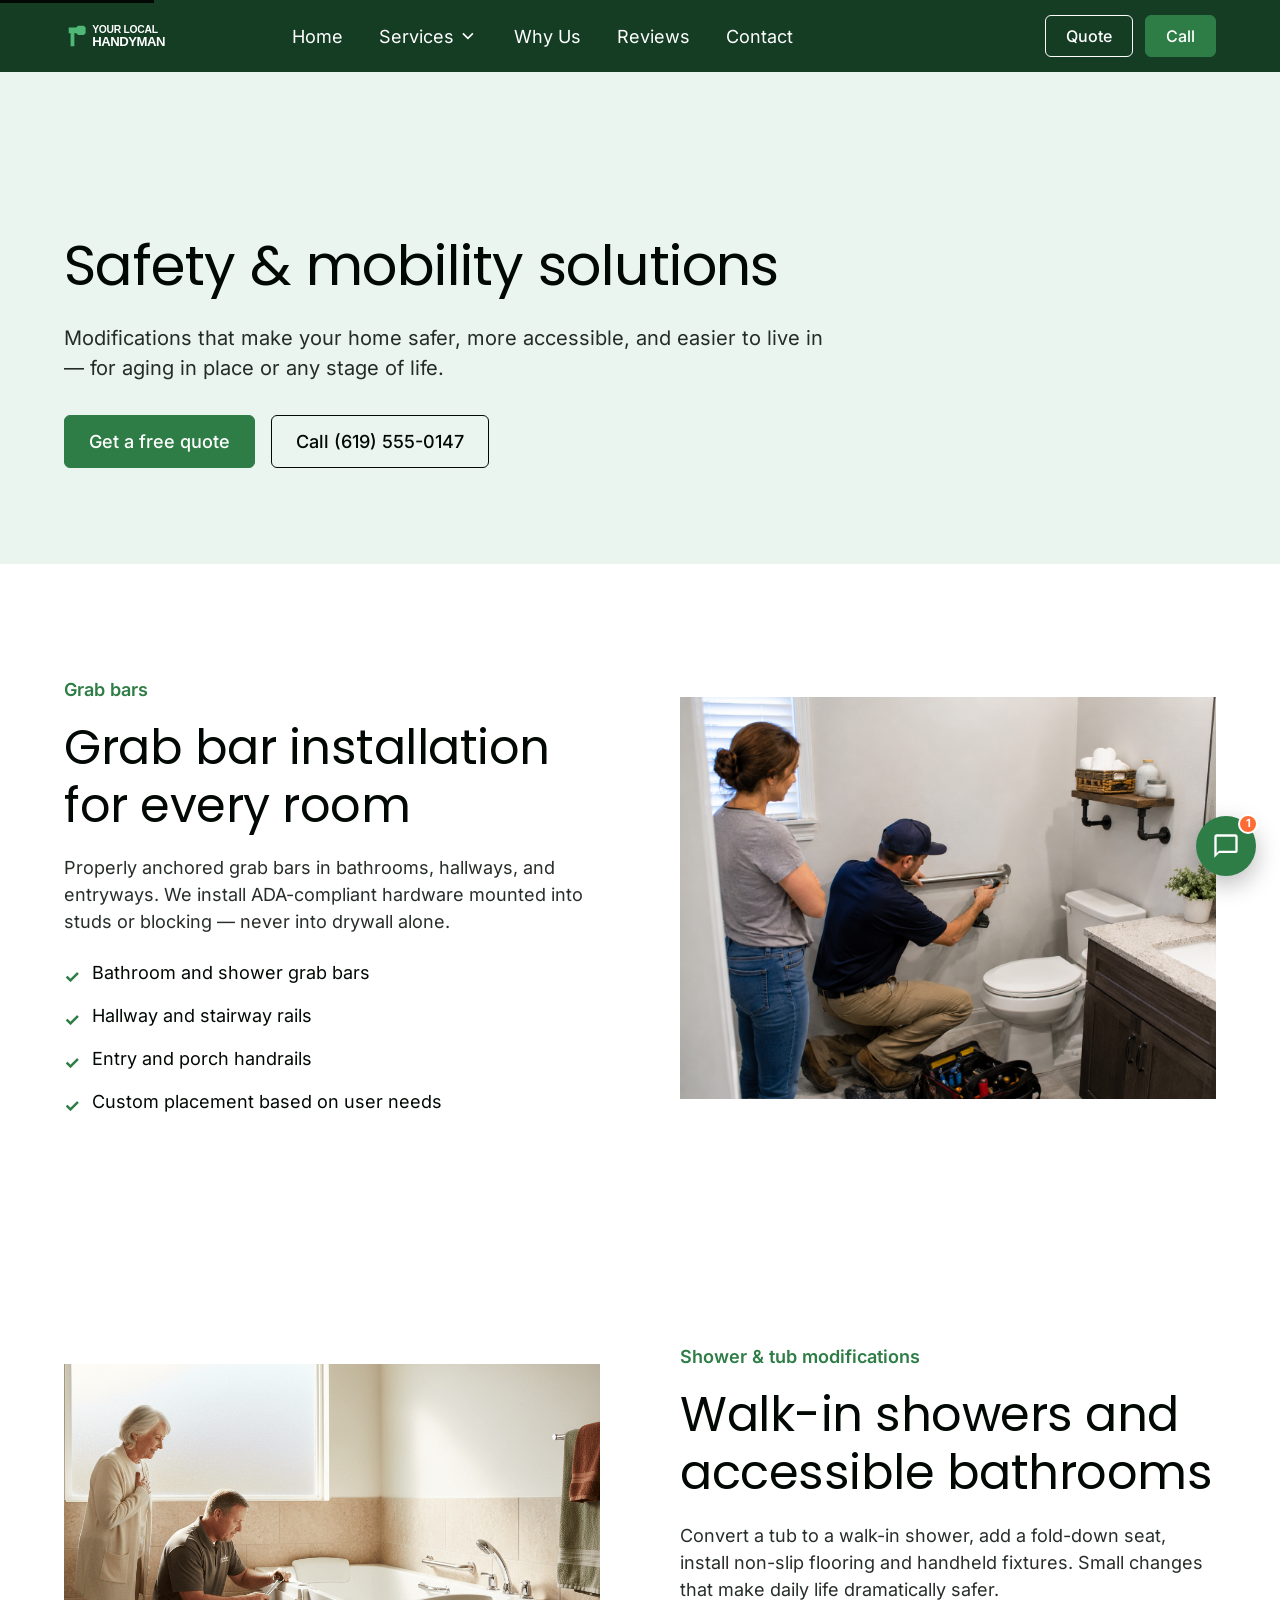
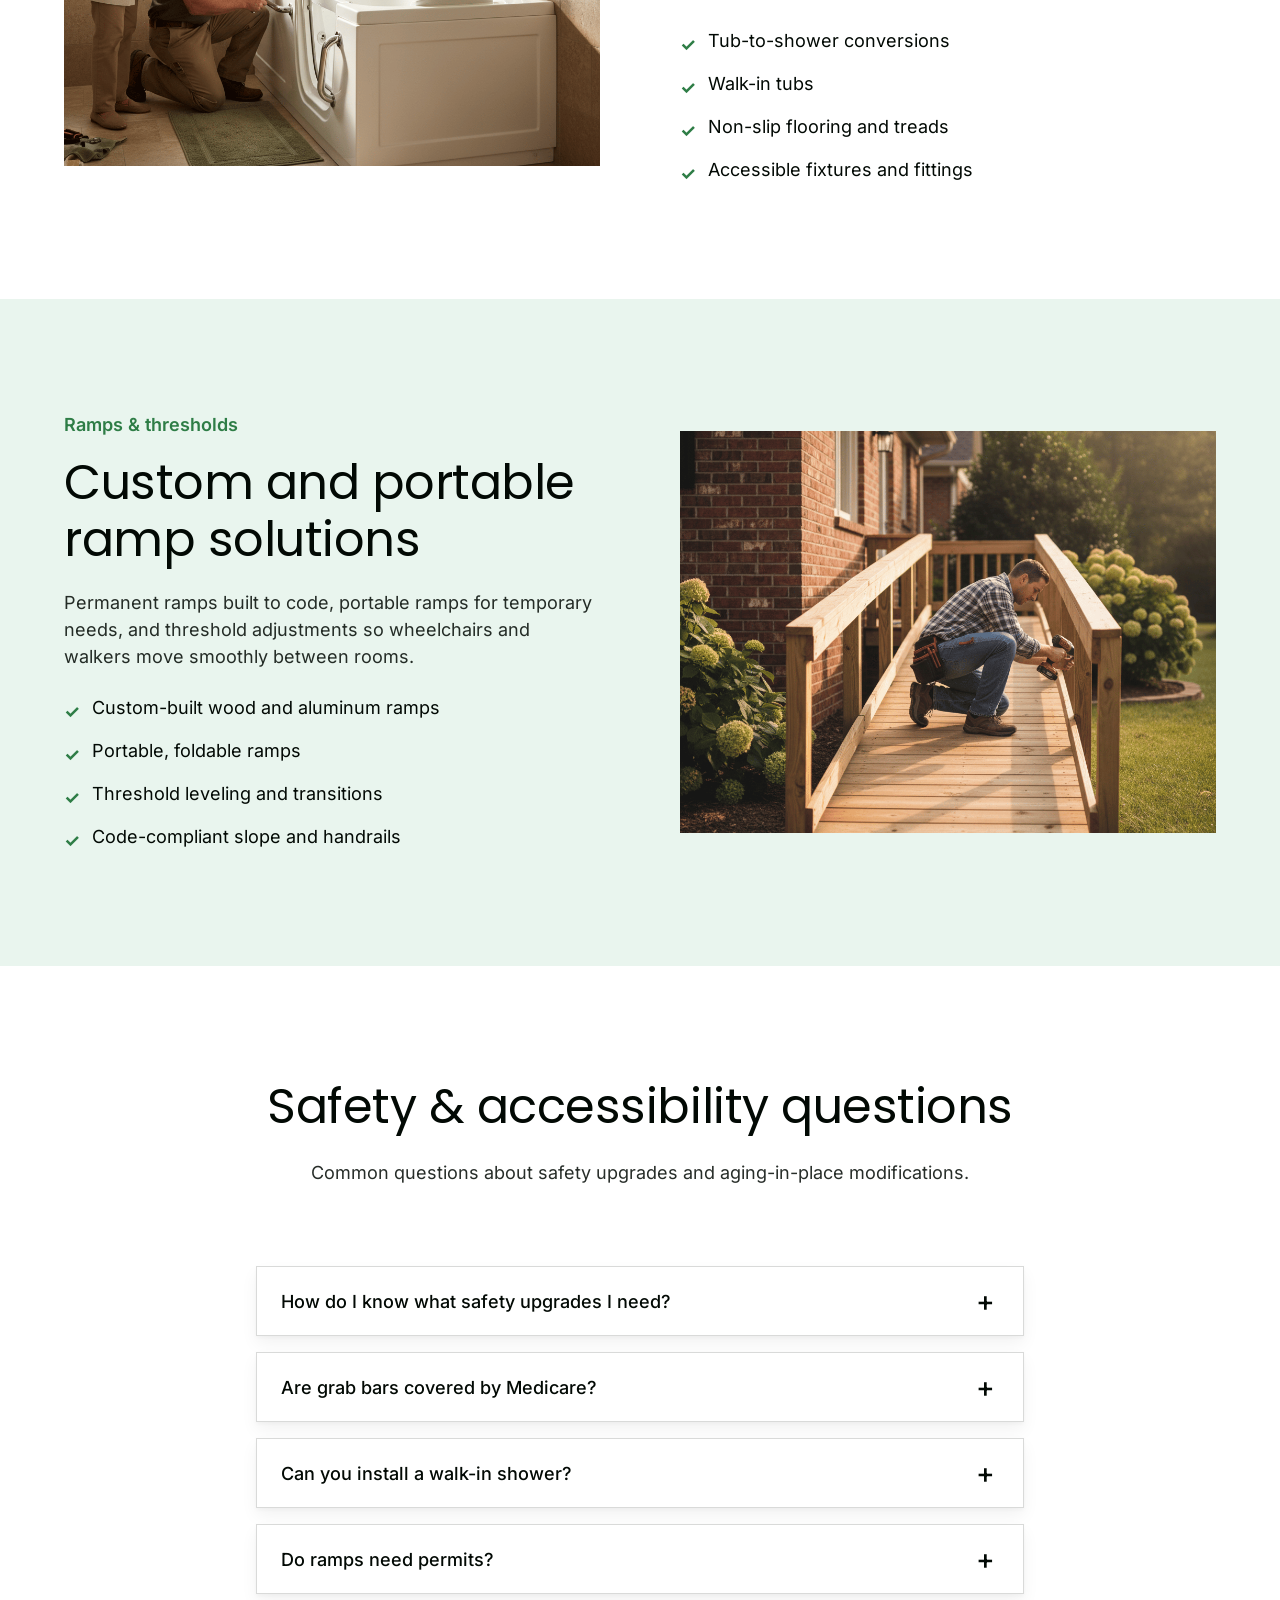
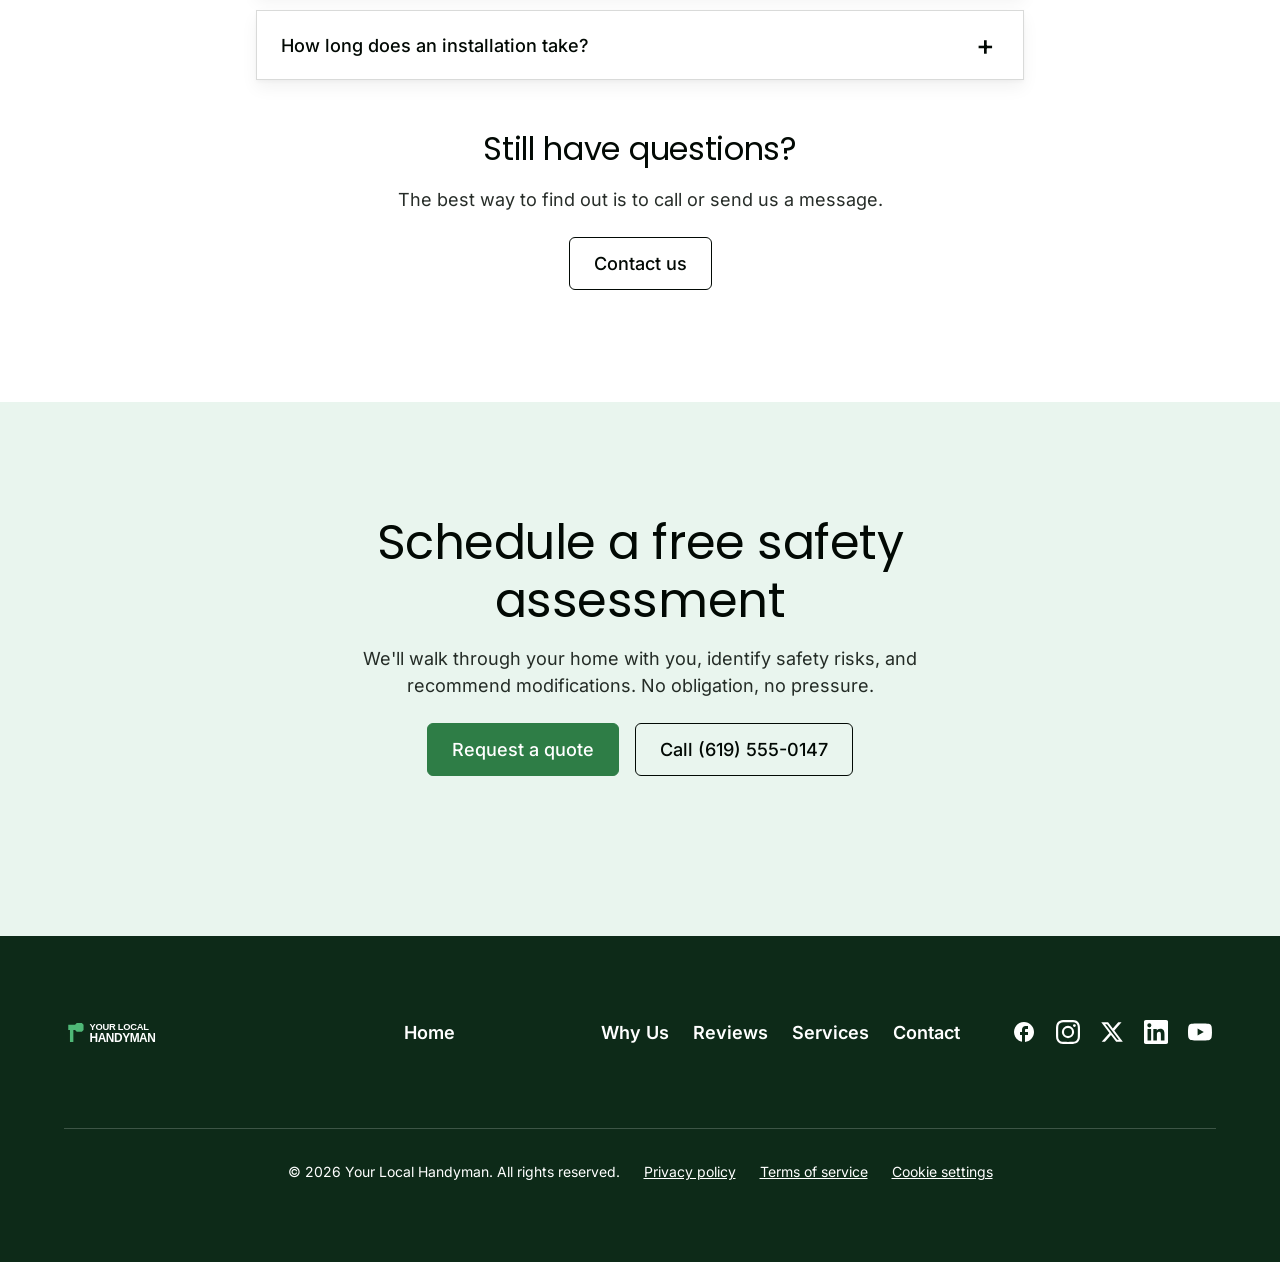
<file: safety-and-mobility.html>
<!DOCTYPE html>
<html lang="en">
<head>
  <meta charset="UTF-8" />
  <meta name="viewport" content="width=device-width, initial-scale=1.0" />
  <title>Safety & Mobility Modifications in San Diego | Your Local Handyman</title>
  <meta name="description" content="Aging-in-place modifications: grab bars, walk-in showers, ramps, and accessibility upgrades for safer, more accessible San Diego homes." />
  <meta name="author" content="Your Local Handyman" />
  <link rel="canonical" href="https://yourlocalhandyman.com/safety-and-mobility.html" />
  <meta property="og:type" content="website" />
  <meta property="og:site_name" content="Your Local Handyman" />
  <meta property="og:url" content="https://yourlocalhandyman.com/safety-and-mobility.html" />
  <meta property="og:title" content="Safety & Mobility Modifications in San Diego | Your Local Handyman" />
  <meta property="og:description" content="Aging-in-place modifications: grab bars, walk-in showers, ramps, and accessibility upgrades for safer, more accessible San Diego homes." />
  <meta property="og:image" content="https://yourlocalhandyman.com/images/safety-and-mobility-feature-section-0.png" />
  <meta property="og:locale" content="en_US" />
  <meta name="twitter:card" content="summary_large_image" />
  <meta name="twitter:title" content="Safety & Mobility Modifications in San Diego | Your Local Handyman" />
  <meta name="twitter:description" content="Aging-in-place modifications: grab bars, walk-in showers, ramps, and accessibility upgrades for safer, more accessible San Diego homes." />
  <meta name="twitter:image" content="https://yourlocalhandyman.com/images/safety-and-mobility-feature-section-0.png" />
  <meta name="robots" content="index, follow, max-image-preview:large, max-snippet:-1" />
  <meta name="theme-color" content="#143D24" />
  <link rel="icon" type="image/svg+xml" href="logo/logo-light.svg" />
  <link rel="stylesheet" href="css/styles.css" />
  <link rel="stylesheet" href="css/widgets.css" />
  <script type="application/ld+json">{"@context":"https://schema.org","@type":"FAQPage","mainEntity":[{"@type":"Question","name":"How do I know what safety upgrades I need?","acceptedAnswer":{"@type":"Answer","text":"We offer free in-home safety assessments. We'll walk through with you, identify risks, and recommend upgrades based on the person who lives there."}},{"@type":"Question","name":"Are grab bars covered by Medicare?","acceptedAnswer":{"@type":"Answer","text":"Standard grab bars typically are not covered, though some medical insurance plans and supplements offer reimbursement. We can provide an itemized receipt for your records."}},{"@type":"Question","name":"Can you install a walk-in shower?","acceptedAnswer":{"@type":"Answer","text":"Yes. We convert bathtubs into walk-in showers, install grab bars, non-slip flooring, fold-down seats, and handheld shower heads as needed."}},{"@type":"Question","name":"Do ramps need permits?","acceptedAnswer":{"@type":"Answer","text":"Permanent exterior ramps usually require a permit. Portable ramps don't. We handle the permit process for any work that needs one."}},{"@type":"Question","name":"How long does an installation take?","acceptedAnswer":{"@type":"Answer","text":"Grab bars take a few hours. Walk-in shower conversions run 3-5 days. Ramps depend on size — most install in a single day."}}]}</script>
    <!-- Google tag (gtag.js) -->
    <script async src="https://www.googletagmanager.com/gtag/js?id=G-8PBX5E0LYB"></script>
    <script>
      window.dataLayer = window.dataLayer || [];
      function gtag(){dataLayer.push(arguments);}
      gtag('js', new Date());

      gtag('config', 'G-8PBX5E0LYB');
    </script>
</head>
<body>
<a class="skip-link" href="#main">Skip to content</a>
<header class="navbar scheme-4">
  <nav class="container navbar-inner" aria-label="Primary">
    <a href="index.html" class="navbar-logo" aria-label="Your Local Handyman — Home">
      <img src="logo/logo-dark.svg" alt="Your Local Handyman" />
    </a>
    <div class="navbar-links">
      <a href="index.html">Home</a>
      <div class="dropdown" data-open="false">
        <button class="dropdown-trigger" aria-haspopup="true" aria-expanded="false">Services <svg viewBox="0 0 24 24" fill="none" stroke="currentColor" stroke-width="2" aria-hidden="true"><path d="M6 9l6 6 6-6"/></svg></button>
        <div class="dropdown-menu" role="menu">
          <a href="repair.html">Repair</a>
          <a href="painting.html">Painting</a>
          <a href="flooring.html">Flooring</a>
          <a href="carpentry.html">Carpentry</a>
          <a href="doors-and-windows.html">Doors & Windows</a>
          <a href="safety-and-mobility.html">Safety & Mobility</a>
        </div>
      </div>
      <a href="choose-us.html">Why Us</a>
      <a href="reviews.html">Reviews</a>
      <a href="contact.html">Contact</a>
    </div>
    <div class="navbar-actions">
      <a href="contact.html" class="btn btn-sm btn-secondary">Quote</a>
      <a href="tel:+16195550147" class="btn btn-sm btn-primary">Call</a>
    </div>
    <button class="navbar-toggle" aria-label="Toggle menu" aria-expanded="false"><span></span><span></span><span></span></button>
  </nav>
  <div class="navbar-mobile" aria-label="Mobile navigation">
    <a href="index.html">Home</a>
    <div class="dropdown" data-open="false">
      <button class="dropdown-trigger" aria-haspopup="true" aria-expanded="false">Services <svg viewBox="0 0 24 24" fill="none" stroke="currentColor" stroke-width="2" aria-hidden="true"><path d="M6 9l6 6 6-6"/></svg></button>
      <div class="dropdown-menu" role="menu">
        <a href="repair.html">Repair</a>
        <a href="painting.html">Painting</a>
        <a href="flooring.html">Flooring</a>
        <a href="carpentry.html">Carpentry</a>
        <a href="doors-and-windows.html">Doors & Windows</a>
        <a href="safety-and-mobility.html">Safety & Mobility</a>
      </div>
    </div>
    <a href="choose-us.html">Why Us</a>
    <a href="reviews.html">Reviews</a>
    <a href="contact.html">Contact</a>
    <div class="navbar-actions">
      <a href="contact.html" class="btn btn-secondary">Quote</a>
      <a href="tel:+16195550147" class="btn btn-primary">Call</a>
    </div>
  </div>
</header>
<main id="main"><section class="page-header scheme-1" aria-label="Page header">
    <div class="container">
      <h1 class="font-bold">Safety & mobility solutions</h1>
      <p class="lead muted mt-4">Modifications that make your home safer, more accessible, and easier to live in — for aging in place or any stage of life.</p>
      <div class="actions">
        <a href="contact.html" class="btn btn-primary">Get a free quote</a>
        <a href="tel:+16195550147" class="btn btn-secondary">Call (619) 555-0147</a>
      </div>
    </div>
  </section><section class="section scheme-2" aria-label="Grab bar installation for every room">
    <div class="container">
      <div class="split-feature ">
        <div class="copy">
          <p class="text-small font-semibold mb-4" style="color: var(--color-science-blue);">Grab bars</p>
          <h2 class="font-bold">Grab bar installation for every room</h2>
          <p class="muted mt-4">Properly anchored grab bars in bathrooms, hallways, and entryways. We install ADA-compliant hardware mounted into studs or blocking — never into drywall alone.</p>
          <ul style="margin-top: 1.5rem; display: grid; gap: 0.75rem;"><li style="display: flex; gap: 0.75rem; align-items: flex-start;"><span aria-hidden="true" style="color: var(--color-science-blue); margin-top: 0.25rem; font-weight: bold;">✓</span><span>Bathroom and shower grab bars</span></li><li style="display: flex; gap: 0.75rem; align-items: flex-start;"><span aria-hidden="true" style="color: var(--color-science-blue); margin-top: 0.25rem; font-weight: bold;">✓</span><span>Hallway and stairway rails</span></li><li style="display: flex; gap: 0.75rem; align-items: flex-start;"><span aria-hidden="true" style="color: var(--color-science-blue); margin-top: 0.25rem; font-weight: bold;">✓</span><span>Entry and porch handrails</span></li><li style="display: flex; gap: 0.75rem; align-items: flex-start;"><span aria-hidden="true" style="color: var(--color-science-blue); margin-top: 0.25rem; font-weight: bold;">✓</span><span>Custom placement based on user needs</span></li></ul>
          
        </div>
        <div class="media"><img src="images/safety-and-mobility-feature-section-0.png" alt="Grab bar installation in bathroom" loading="lazy" /></div>
      </div>
    </div>
  </section><section class="section scheme-2" aria-label="Walk-in showers and accessible bathrooms">
    <div class="container">
      <div class="split-feature reverse">
        <div class="copy">
          <p class="text-small font-semibold mb-4" style="color: var(--color-science-blue);">Shower & tub modifications</p>
          <h2 class="font-bold">Walk-in showers and accessible bathrooms</h2>
          <p class="muted mt-4">Convert a tub to a walk-in shower, add a fold-down seat, install non-slip flooring and handheld fixtures. Small changes that make daily life dramatically safer.</p>
          <ul style="margin-top: 1.5rem; display: grid; gap: 0.75rem;"><li style="display: flex; gap: 0.75rem; align-items: flex-start;"><span aria-hidden="true" style="color: var(--color-science-blue); margin-top: 0.25rem; font-weight: bold;">✓</span><span>Tub-to-shower conversions</span></li><li style="display: flex; gap: 0.75rem; align-items: flex-start;"><span aria-hidden="true" style="color: var(--color-science-blue); margin-top: 0.25rem; font-weight: bold;">✓</span><span>Walk-in tubs</span></li><li style="display: flex; gap: 0.75rem; align-items: flex-start;"><span aria-hidden="true" style="color: var(--color-science-blue); margin-top: 0.25rem; font-weight: bold;">✓</span><span>Non-slip flooring and treads</span></li><li style="display: flex; gap: 0.75rem; align-items: flex-start;"><span aria-hidden="true" style="color: var(--color-science-blue); margin-top: 0.25rem; font-weight: bold;">✓</span><span>Accessible fixtures and fittings</span></li></ul>
          
        </div>
        <div class="media"><img src="images/safety-and-mobility-feature-section-3.png" alt="Accessible bathroom modification" loading="lazy" /></div>
      </div>
    </div>
  </section><section class="section scheme-1" aria-label="Custom and portable ramp solutions">
    <div class="container">
      <div class="split-feature ">
        <div class="copy">
          <p class="text-small font-semibold mb-4" style="color: var(--color-science-blue);">Ramps & thresholds</p>
          <h2 class="font-bold">Custom and portable ramp solutions</h2>
          <p class="muted mt-4">Permanent ramps built to code, portable ramps for temporary needs, and threshold adjustments so wheelchairs and walkers move smoothly between rooms.</p>
          <ul style="margin-top: 1.5rem; display: grid; gap: 0.75rem;"><li style="display: flex; gap: 0.75rem; align-items: flex-start;"><span aria-hidden="true" style="color: var(--color-science-blue); margin-top: 0.25rem; font-weight: bold;">✓</span><span>Custom-built wood and aluminum ramps</span></li><li style="display: flex; gap: 0.75rem; align-items: flex-start;"><span aria-hidden="true" style="color: var(--color-science-blue); margin-top: 0.25rem; font-weight: bold;">✓</span><span>Portable, foldable ramps</span></li><li style="display: flex; gap: 0.75rem; align-items: flex-start;"><span aria-hidden="true" style="color: var(--color-science-blue); margin-top: 0.25rem; font-weight: bold;">✓</span><span>Threshold leveling and transitions</span></li><li style="display: flex; gap: 0.75rem; align-items: flex-start;"><span aria-hidden="true" style="color: var(--color-science-blue); margin-top: 0.25rem; font-weight: bold;">✓</span><span>Code-compliant slope and handrails</span></li></ul>
          
        </div>
        <div class="media"><img src="images/safety-and-mobility-feature-section-6.png" alt="Accessible ramp installation" loading="lazy" /></div>
      </div>
    </div>
  </section><section class="section scheme-2" aria-label="Frequently asked questions">
    <div class="container" style="max-width: 48rem;">
      <div class="section-title">
        <h2 class="font-bold">Safety & accessibility questions</h2>
        <p class="muted mt-4">Common questions about safety upgrades and aging-in-place modifications.</p>
      </div>
      <div class="accordion" data-type="multiple">
        <article class="accordion-item" data-state="closed">
          <button class="accordion-trigger" aria-expanded="false">How do I know what safety upgrades I need?<span class="icon" aria-hidden="true">+</span></button>
          <div class="accordion-content"><p>We offer free in-home safety assessments. We'll walk through with you, identify risks, and recommend upgrades based on the person who lives there.</p></div>
        </article><article class="accordion-item" data-state="closed">
          <button class="accordion-trigger" aria-expanded="false">Are grab bars covered by Medicare?<span class="icon" aria-hidden="true">+</span></button>
          <div class="accordion-content"><p>Standard grab bars typically are not covered, though some medical insurance plans and supplements offer reimbursement. We can provide an itemized receipt for your records.</p></div>
        </article><article class="accordion-item" data-state="closed">
          <button class="accordion-trigger" aria-expanded="false">Can you install a walk-in shower?<span class="icon" aria-hidden="true">+</span></button>
          <div class="accordion-content"><p>Yes. We convert bathtubs into walk-in showers, install grab bars, non-slip flooring, fold-down seats, and handheld shower heads as needed.</p></div>
        </article><article class="accordion-item" data-state="closed">
          <button class="accordion-trigger" aria-expanded="false">Do ramps need permits?<span class="icon" aria-hidden="true">+</span></button>
          <div class="accordion-content"><p>Permanent exterior ramps usually require a permit. Portable ramps don't. We handle the permit process for any work that needs one.</p></div>
        </article><article class="accordion-item" data-state="closed">
          <button class="accordion-trigger" aria-expanded="false">How long does an installation take?<span class="icon" aria-hidden="true">+</span></button>
          <div class="accordion-content"><p>Grab bars take a few hours. Walk-in shower conversions run 3-5 days. Ramps depend on size — most install in a single day.</p></div>
        </article>
      </div>
      <div style="margin: 3rem auto 0; max-width: 32rem; text-align: center;">
        <h4 class="font-bold mb-4">Still have questions?</h4>
        <p class="muted">The best way to find out is to call or send us a message.</p>
        <div class="mt-6"><a href="contact.html" class="btn btn-secondary">Contact us</a></div>
      </div>
    </div>
  </section><section class="section scheme-1" aria-label="Schedule a free safety assessment">
    <div class="container cta-image-wrap">
      <div class="cta-copy">
        <h2 class="font-bold">Schedule a free safety assessment</h2>
        <p class="muted mt-4">We'll walk through your home with you, identify safety risks, and recommend modifications. No obligation, no pressure.</p>
        <div class="actions">
          <a href="contact.html" class="btn btn-primary">Request a quote</a>
          <a href="tel:+16195550147" class="btn btn-secondary">Call (619) 555-0147</a>
        </div>
      </div>
      
    </div>
  </section></main>
<footer class="footer scheme-5">
  <div class="container">
    <div class="footer-top">
      <a href="index.html" aria-label="Your Local Handyman — Home"><img src="logo/logo-dark.svg" alt="Your Local Handyman" /></a>
      <ul class="footer-nav">
        <li><a href="index.html">Home</a></li>
        <li><a href="choose-us.html">Why Us</a></li>
        <li><a href="reviews.html">Reviews</a></li>
        <li><a href="repair.html">Services</a></li>
        <li><a href="contact.html">Contact</a></li>
      </ul>
      <div class="footer-social" aria-label="Social media">
        <a href="#" aria-label="Facebook"><svg viewBox="0 0 24 24" fill="currentColor"><path d="M22 12c0-5.52-4.48-10-10-10S2 6.48 2 12c0 4.84 3.44 8.87 8 9.8V15H8v-3h2V9.5C10 7.57 11.57 6 13.5 6H16v3h-2c-.55 0-1 .45-1 1v2h3v3h-3v6.95c5.05-.5 9-4.76 9-9.95z"/></svg></a>
        <a href="#" aria-label="Instagram"><svg viewBox="0 0 24 24" fill="currentColor"><path d="M12 2.2c3.2 0 3.58.01 4.85.07 1.17.05 1.8.25 2.23.41.56.22.96.48 1.38.9.42.42.68.82.9 1.38.16.42.36 1.06.41 2.23.06 1.27.07 1.65.07 4.85s-.01 3.58-.07 4.85c-.05 1.17-.25 1.8-.41 2.23-.22.56-.48.96-.9 1.38-.42.42-.82.68-1.38.9-.42.16-1.06.36-2.23.41-1.27.06-1.65.07-4.85.07s-3.58-.01-4.85-.07c-1.17-.05-1.8-.25-2.23-.41-.56-.22-.96-.48-1.38-.9-.42-.42-.68-.82-.9-1.38-.16-.42-.36-1.06-.41-2.23C2.21 15.58 2.2 15.2 2.2 12s.01-3.58.07-4.85c.05-1.17.25-1.8.41-2.23.22-.56.48-.96.9-1.38.42-.42.82-.68 1.38-.9.42-.16 1.06-.36 2.23-.41C8.42 2.21 8.8 2.2 12 2.2zM12 0C8.74 0 8.33.01 7.05.07 5.78.13 4.9.34 4.14.63c-.79.31-1.46.72-2.13 1.39C1.34 2.68.93 3.35.62 4.14.34 4.9.13 5.78.07 7.05.01 8.33 0 8.74 0 12s.01 3.67.07 4.95c.06 1.27.27 2.15.56 2.91.31.79.72 1.46 1.39 2.13.67.67 1.34 1.08 2.13 1.39.76.29 1.64.5 2.91.56C8.33 23.99 8.74 24 12 24s3.67-.01 4.95-.07c1.27-.06 2.15-.27 2.91-.56.79-.31 1.46-.72 2.13-1.39.67-.67 1.08-1.34 1.39-2.13.29-.76.5-1.64.56-2.91.06-1.28.07-1.69.07-4.95s-.01-3.67-.07-4.95c-.06-1.27-.27-2.15-.56-2.91-.31-.79-.72-1.46-1.39-2.13C21.32 1.34 20.65.93 19.86.62 19.1.34 18.22.13 16.95.07 15.67.01 15.26 0 12 0zm0 5.84A6.16 6.16 0 1 0 12 18.16 6.16 6.16 0 0 0 12 5.84zm0 10.16a4 4 0 1 1 0-8 4 4 0 0 1 0 8zm6.41-11.85a1.44 1.44 0 1 0 0 2.88 1.44 1.44 0 0 0 0-2.88z"/></svg></a>
        <a href="#" aria-label="X (Twitter)"><svg viewBox="0 0 24 24" fill="currentColor"><path d="M18.244 2.25h3.308l-7.227 8.26 8.502 11.24H16.17l-5.214-6.817L4.99 21.75H1.68l7.73-8.835L1.254 2.25H8.08l4.713 6.231zm-1.161 17.52h1.833L7.084 4.126H5.117z"/></svg></a>
        <a href="#" aria-label="LinkedIn"><svg viewBox="0 0 24 24" fill="currentColor"><path d="M20.45 20.45h-3.56v-5.57c0-1.33-.03-3.04-1.85-3.04-1.85 0-2.14 1.45-2.14 2.94v5.67H9.34V9h3.42v1.56h.05c.48-.9 1.64-1.85 3.38-1.85 3.62 0 4.28 2.38 4.28 5.47v6.27zM5.34 7.43a2.06 2.06 0 1 1 0-4.12 2.06 2.06 0 0 1 0 4.12zM7.12 20.45H3.55V9h3.57v11.45zM22.23 0H1.77C.79 0 0 .77 0 1.72v20.56C0 23.23.79 24 1.77 24h20.46c.98 0 1.77-.77 1.77-1.72V1.72C24 .77 23.21 0 22.23 0z"/></svg></a>
        <a href="#" aria-label="YouTube"><svg viewBox="0 0 24 24" fill="currentColor"><path d="M23.5 6.2a3 3 0 0 0-2.1-2.1C19.5 3.6 12 3.6 12 3.6s-7.5 0-9.4.5A3 3 0 0 0 .5 6.2C0 8.1 0 12 0 12s0 3.9.5 5.8a3 3 0 0 0 2.1 2.1c1.9.5 9.4.5 9.4.5s7.5 0 9.4-.5a3 3 0 0 0 2.1-2.1c.5-1.9.5-5.8.5-5.8s0-3.9-.5-5.8zM9.6 15.6V8.4l6.2 3.6-6.2 3.6z"/></svg></a>
      </div>
    </div>
    <div class="footer-divider"></div>
    <div class="footer-bottom">
      <div class="legal">
        <p>© <span id="footer-year">2026</span> Your Local Handyman. All rights reserved.</p>
        <a href="#">Privacy policy</a>
        <a href="#">Terms of service</a>
        <a href="#">Cookie settings</a>
      </div>
    </div>
  </div>
</footer>
<script src="js/site-widgets.js" defer></script>
<script src="js/site.js" defer></script>
<script>document.getElementById("footer-year").textContent = new Date().getFullYear();</script>
</body>
</html>
</file>
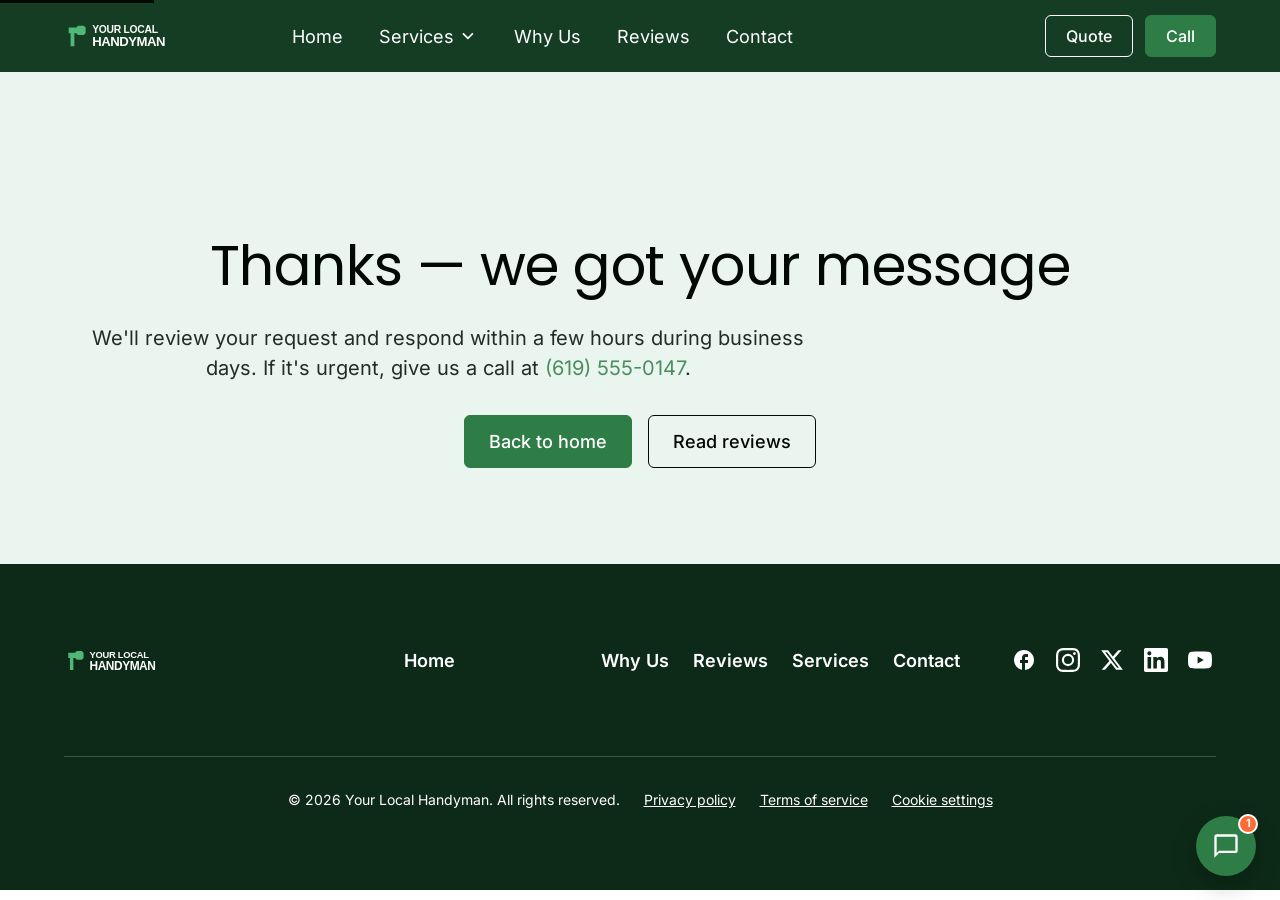
<file: thank-you.html>
<!DOCTYPE html>
<html lang="en">
<head>
  <meta charset="UTF-8" />
  <meta name="viewport" content="width=device-width, initial-scale=1.0" />

  <title>Thank You — Your Local Handyman</title>
  <meta name="description" content="Thanks for reaching out. We'll be in touch shortly." />
  <meta name="author" content="Your Local Handyman" />
  <link rel="canonical" href="https://yourlocalhandyman.com/thank-you.html" />

  <meta property="og:type" content="website" />
  <meta property="og:site_name" content="Your Local Handyman" />
  <meta property="og:url" content="https://yourlocalhandyman.com/thank-you.html" />
  <meta property="og:title" content="Thank You — Your Local Handyman" />
  <meta property="og:description" content="Thanks for reaching out. We'll be in touch shortly." />
  <meta property="og:image" content="https://yourlocalhandyman.com/images/home-hero-header-section.jpg" />
  <meta property="og:locale" content="en_US" />
  <meta name="twitter:card" content="summary_large_image" />
  <meta name="twitter:title" content="Thank You — Your Local Handyman" />
  <meta name="twitter:description" content="Thanks for reaching out. We'll be in touch shortly." />
  <meta name="twitter:image" content="https://yourlocalhandyman.com/images/home-hero-header-section.jpg" />

  <meta name="robots" content="index, follow, max-image-preview:large, max-snippet:-1" />
  <meta name="theme-color" content="#143D24" />

  <link rel="icon" type="image/svg+xml" href="logo/logo-light.svg" />
  <link rel="stylesheet" href="css/styles.css" />
  <link rel="stylesheet" href="css/widgets.css" />
  
    <!-- Google tag (gtag.js) -->
    <script async src="https://www.googletagmanager.com/gtag/js?id=G-8PBX5E0LYB"></script>
    <script>
      window.dataLayer = window.dataLayer || [];
      function gtag(){dataLayer.push(arguments);}
      gtag('js', new Date());

      gtag('config', 'G-8PBX5E0LYB');
    </script>
</head>
<body>
<a class="skip-link" href="#main">Skip to content</a>
<header class="navbar scheme-4">
  <nav class="container navbar-inner" aria-label="Primary">
    <a href="index.html" class="navbar-logo" aria-label="Your Local Handyman — Home">
      <img src="logo/logo-dark.svg" alt="Your Local Handyman" />
    </a>

    <div class="navbar-links">
      <a href="index.html">Home</a>
      <div class="dropdown" data-open="false">
        <button class="dropdown-trigger" aria-haspopup="true" aria-expanded="false">
          Services
          <svg viewBox="0 0 24 24" fill="none" stroke="currentColor" stroke-width="2" aria-hidden="true"><path d="M6 9l6 6 6-6"/></svg>
        </button>
        <div class="dropdown-menu" role="menu">
          <a href="repair.html">Repair</a>
          <a href="painting.html">Painting</a>
          <a href="flooring.html">Flooring</a>
          <a href="carpentry.html">Carpentry</a>
          <a href="doors-and-windows.html">Doors & Windows</a>
          <a href="safety-and-mobility.html">Safety & Mobility</a>
        </div>
      </div>
      <a href="choose-us.html">Why Us</a>
      <a href="reviews.html">Reviews</a>
      <a href="contact.html">Contact</a>
    </div>

    <div class="navbar-actions">
      <a href="contact.html" class="btn btn-sm btn-secondary">Quote</a>
      <a href="tel:+16195550147" class="btn btn-sm btn-primary">Call</a>
    </div>

    <button class="navbar-toggle" aria-label="Toggle menu" aria-expanded="false">
      <span></span><span></span><span></span>
    </button>
  </nav>

  <div class="navbar-mobile" aria-label="Mobile navigation">
    <a href="index.html">Home</a>
    <div class="dropdown" data-open="false">
      <button class="dropdown-trigger" aria-haspopup="true" aria-expanded="false">
        Services
        <svg viewBox="0 0 24 24" fill="none" stroke="currentColor" stroke-width="2" aria-hidden="true"><path d="M6 9l6 6 6-6"/></svg>
      </button>
      <div class="dropdown-menu" role="menu">
        <a href="repair.html">Repair</a>
        <a href="painting.html">Painting</a>
        <a href="flooring.html">Flooring</a>
        <a href="carpentry.html">Carpentry</a>
        <a href="doors-and-windows.html">Doors & Windows</a>
        <a href="safety-and-mobility.html">Safety & Mobility</a>
      </div>
    </div>
    <a href="choose-us.html">Why Us</a>
    <a href="reviews.html">Reviews</a>
    <a href="contact.html">Contact</a>
    <div class="navbar-actions">
      <a href="contact.html" class="btn btn-secondary">Quote</a>
      <a href="tel:+16195550147" class="btn btn-primary">Call</a>
    </div>
  </div>
</header>
<main id="main">
<section class="page-header scheme-1" style="min-height: 50vh; display: flex; align-items: center;">
  <div class="container" style="text-align: center;">
    <h1 class="font-bold">Thanks — we got your message</h1>
    <p class="lead muted mt-6">We'll review your request and respond within a few hours during business days. If it's urgent, give us a call at <a href="tel:+16195550147" style="color: var(--color-science-blue);">(619) 555-0147</a>.</p>
    <div class="actions" style="justify-content: center; display: flex; gap: 1rem; margin-top: 2rem;">
      <a href="index.html" class="btn btn-primary">Back to home</a>
      <a href="reviews.html" class="btn btn-secondary">Read reviews</a>
    </div>
  </div>
</section>
</main>
<footer class="footer scheme-5">
  <div class="container">
    <div class="footer-top">
      <a href="index.html" aria-label="Your Local Handyman — Home">
        <img src="logo/logo-dark.svg" alt="Your Local Handyman" />
      </a>
      <ul class="footer-nav">
        <li><a href="index.html">Home</a></li>
        <li><a href="choose-us.html">Why Us</a></li>
        <li><a href="reviews.html">Reviews</a></li>
        <li><a href="repair.html">Services</a></li>
        <li><a href="contact.html">Contact</a></li>
      </ul>
      <div class="footer-social" aria-label="Social media">
        <a href="#" aria-label="Facebook"><svg viewBox="0 0 24 24" fill="currentColor"><path d="M22 12c0-5.52-4.48-10-10-10S2 6.48 2 12c0 4.84 3.44 8.87 8 9.8V15H8v-3h2V9.5C10 7.57 11.57 6 13.5 6H16v3h-2c-.55 0-1 .45-1 1v2h3v3h-3v6.95c5.05-.5 9-4.76 9-9.95z"/></svg></a>
        <a href="#" aria-label="Instagram"><svg viewBox="0 0 24 24" fill="currentColor"><path d="M12 2.2c3.2 0 3.58.01 4.85.07 1.17.05 1.8.25 2.23.41.56.22.96.48 1.38.9.42.42.68.82.9 1.38.16.42.36 1.06.41 2.23.06 1.27.07 1.65.07 4.85s-.01 3.58-.07 4.85c-.05 1.17-.25 1.8-.41 2.23-.22.56-.48.96-.9 1.38-.42.42-.82.68-1.38.9-.42.16-1.06.36-2.23.41-1.27.06-1.65.07-4.85.07s-3.58-.01-4.85-.07c-1.17-.05-1.8-.25-2.23-.41-.56-.22-.96-.48-1.38-.9-.42-.42-.68-.82-.9-1.38-.16-.42-.36-1.06-.41-2.23C2.21 15.58 2.2 15.2 2.2 12s.01-3.58.07-4.85c.05-1.17.25-1.8.41-2.23.22-.56.48-.96.9-1.38.42-.42.82-.68 1.38-.9.42-.16 1.06-.36 2.23-.41C8.42 2.21 8.8 2.2 12 2.2zM12 0C8.74 0 8.33.01 7.05.07 5.78.13 4.9.34 4.14.63c-.79.31-1.46.72-2.13 1.39C1.34 2.68.93 3.35.62 4.14.34 4.9.13 5.78.07 7.05.01 8.33 0 8.74 0 12s.01 3.67.07 4.95c.06 1.27.27 2.15.56 2.91.31.79.72 1.46 1.39 2.13.67.67 1.34 1.08 2.13 1.39.76.29 1.64.5 2.91.56C8.33 23.99 8.74 24 12 24s3.67-.01 4.95-.07c1.27-.06 2.15-.27 2.91-.56.79-.31 1.46-.72 2.13-1.39.67-.67 1.08-1.34 1.39-2.13.29-.76.5-1.64.56-2.91.06-1.28.07-1.69.07-4.95s-.01-3.67-.07-4.95c-.06-1.27-.27-2.15-.56-2.91-.31-.79-.72-1.46-1.39-2.13C21.32 1.34 20.65.93 19.86.62 19.1.34 18.22.13 16.95.07 15.67.01 15.26 0 12 0zm0 5.84A6.16 6.16 0 1 0 12 18.16 6.16 6.16 0 0 0 12 5.84zm0 10.16a4 4 0 1 1 0-8 4 4 0 0 1 0 8zm6.41-11.85a1.44 1.44 0 1 0 0 2.88 1.44 1.44 0 0 0 0-2.88z"/></svg></a>
        <a href="#" aria-label="X (Twitter)"><svg viewBox="0 0 24 24" fill="currentColor"><path d="M18.244 2.25h3.308l-7.227 8.26 8.502 11.24H16.17l-5.214-6.817L4.99 21.75H1.68l7.73-8.835L1.254 2.25H8.08l4.713 6.231zm-1.161 17.52h1.833L7.084 4.126H5.117z"/></svg></a>
        <a href="#" aria-label="LinkedIn"><svg viewBox="0 0 24 24" fill="currentColor"><path d="M20.45 20.45h-3.56v-5.57c0-1.33-.03-3.04-1.85-3.04-1.85 0-2.14 1.45-2.14 2.94v5.67H9.34V9h3.42v1.56h.05c.48-.9 1.64-1.85 3.38-1.85 3.62 0 4.28 2.38 4.28 5.47v6.27zM5.34 7.43a2.06 2.06 0 1 1 0-4.12 2.06 2.06 0 0 1 0 4.12zM7.12 20.45H3.55V9h3.57v11.45zM22.23 0H1.77C.79 0 0 .77 0 1.72v20.56C0 23.23.79 24 1.77 24h20.46c.98 0 1.77-.77 1.77-1.72V1.72C24 .77 23.21 0 22.23 0z"/></svg></a>
        <a href="#" aria-label="YouTube"><svg viewBox="0 0 24 24" fill="currentColor"><path d="M23.5 6.2a3 3 0 0 0-2.1-2.1C19.5 3.6 12 3.6 12 3.6s-7.5 0-9.4.5A3 3 0 0 0 .5 6.2C0 8.1 0 12 0 12s0 3.9.5 5.8a3 3 0 0 0 2.1 2.1c1.9.5 9.4.5 9.4.5s7.5 0 9.4-.5a3 3 0 0 0 2.1-2.1c.5-1.9.5-5.8.5-5.8s0-3.9-.5-5.8zM9.6 15.6V8.4l6.2 3.6-6.2 3.6z"/></svg></a>
      </div>
    </div>
    <div class="footer-divider"></div>
    <div class="footer-bottom">
      <div class="legal">
        <p>© <span id="footer-year">2026</span> Your Local Handyman. All rights reserved.</p>
        <a href="#">Privacy policy</a>
        <a href="#">Terms of service</a>
        <a href="#">Cookie settings</a>
      </div>
    </div>
  </div>
</footer>

<script src="js/site-widgets.js" defer></script>
<script src="js/site.js" defer></script>
<script>document.getElementById("footer-year").textContent = new Date().getFullYear();</script>
</body>
</html>
</file>
<file: css/styles.css>
/* =========================================================
   Your Local Handyman — Site stylesheet
   Built from DESIGN.md tokens + globals.css
   ========================================================= */

/* ---------- Fonts (local woff2, no external CDN) ---------- */
@font-face {
  font-family: "Inter";
  src: url("../fonts/inter-400.woff2") format("woff2");
  font-weight: 400; font-style: normal; font-display: swap;
}
@font-face {
  font-family: "Inter";
  src: url("../fonts/inter-500.woff2") format("woff2");
  font-weight: 500; font-style: normal; font-display: swap;
}
@font-face {
  font-family: "Inter";
  src: url("../fonts/inter-600.woff2") format("woff2");
  font-weight: 600; font-style: normal; font-display: swap;
}
@font-face {
  font-family: "Inter";
  src: url("../fonts/inter-700.woff2") format("woff2");
  font-weight: 700; font-style: normal; font-display: swap;
}
@font-face {
  font-family: "Poppins";
  src: url("../fonts/poppins-400.woff2") format("woff2");
  font-weight: 400; font-style: normal; font-display: swap;
}
@font-face {
  font-family: "Poppins";
  src: url("../fonts/poppins-500.woff2") format("woff2");
  font-weight: 500; font-style: normal; font-display: swap;
}
@font-face {
  font-family: "Poppins";
  src: url("../fonts/poppins-600.woff2") format("woff2");
  font-weight: 600; font-style: normal; font-display: swap;
}
@font-face {
  font-family: "Poppins";
  src: url("../fonts/poppins-700.woff2") format("woff2");
  font-weight: 700; font-style: normal; font-display: swap;
}

/* ---------- Design tokens ---------- */
:root {
  /* Neutrals */
  --color-white: #ffffff;
  --color-neutral-lightest: #f2f2f2;
  --color-neutral-lighter: #d9dad9;
  --color-neutral-light: #b3b5b3;
  --color-neutral: #808481;
  --color-neutral-dark: #4d524f;
  --color-neutral-darker: #1b211d;
  --color-neutral-darkest: #020904;

  /* Brand accent — Workwear Green (token names kept for drop-in re-theme) */
  --color-science-blue-lightest: #e9f5ee;
  --color-science-blue-lighter: #d2e9da;
  --color-science-blue-light: #5aa878;
  --color-science-blue: #2e7d46;
  --color-science-blue-dark: #246138;
  --color-science-blue-darker: #143d24;
  --color-science-blue-darkest: #0d2a18;

  /* Burning Orange */
  --color-burning-orange-lightest: #fff0ea;
  --color-burning-orange-lighter: #ffe1d6;
  --color-burning-orange-light: #ff9771;
  --color-burning-orange: #ff6b35;
  --color-burning-orange-dark: #cc552a;
  --color-burning-orange-darker: #662a15;
  --color-burning-orange-darkest: #4c200f;

  /* Mountain Meadow */
  --color-mountain-meadow-lightest: #e8f6ee;
  --color-mountain-meadow-lighter: #d2eedd;
  --color-mountain-meadow-light: #62c38a;
  --color-mountain-meadow: #1faa59;
  --color-mountain-meadow-dark: #188847;
  --color-mountain-meadow-darker: #0c4423;
  --color-mountain-meadow-darkest: #09331a;

  /* Type scale — mobile defaults */
  --text-h1: 2.5rem;
  --text-h2: 2.25rem;
  --text-h3: 2rem;
  --text-h4: 1.5rem;
  --text-h5: 1.25rem;
  --text-h6: 1.125rem;
  --text-large: 1.125rem;
  --text-medium: 1rem;
  --text-regular: 0.875rem;
  --text-small: 0.75rem;
  --text-tiny: 0.625rem;

  /* Radii */
  --radius-button: 0.375rem;   /* 6px */
  --radius-card: 0rem;
  --radius-badge: 0.25rem;     /* 4px (tagRadius) */
  --radius-form: 0.375rem;     /* 6px */
  --radius-image: 0rem;

  /* Spacing */
  --container-xxl: 80rem;

  /* Scheme defaults (overridden per section) */
  --color-scheme-background: var(--color-white);
  --color-scheme-foreground: var(--color-neutral-lightest);
  --color-scheme-text: var(--color-neutral-darkest);
  --color-scheme-border: rgba(2, 9, 4, 0.15);
  --color-scheme-accent: var(--color-science-blue);
  --color-scheme-btn-text: var(--color-white);
}

@media (min-width: 992px) {
  :root {
    --text-h1: 3.5rem;
    --text-h2: 3rem;
    --text-h3: 2.5rem;
    --text-h4: 2rem;
    --text-h5: 1.5rem;
    --text-h6: 1.25rem;
    --text-large: 1.25rem;
    --text-medium: 1.125rem;
    --text-regular: 1rem;
    --text-small: 0.875rem;
    --text-tiny: 0.75rem;
  }
}

/* ---------- Reset ---------- */
*, *::before, *::after { box-sizing: border-box; }
* { margin: 0; padding: 0; }
html { scroll-behavior: smooth; -webkit-text-size-adjust: 100%; }
body {
  font-family: "Inter", system-ui, -apple-system, sans-serif;
  font-weight: 400;
  font-size: var(--text-medium);
  line-height: 1.5;
  color: var(--color-neutral-darkest);
  background: var(--color-white);
  text-rendering: optimizeLegibility;
  -webkit-font-smoothing: antialiased;
  -moz-osx-font-smoothing: grayscale;
}
img, picture, svg { display: block; max-width: 100%; height: auto; }
button { font: inherit; background: none; border: none; cursor: pointer; color: inherit; }
a { color: inherit; text-decoration: none; }
ul, ol { list-style: none; }
input, textarea, select, button { font: inherit; color: inherit; }

h1, h2, h3, h4, h5, h6 {
  font-family: "Poppins", system-ui, sans-serif;
  font-weight: 400; /* per DESIGN.md heading.fontWeight: 400 */
  line-height: 1.2;
  letter-spacing: -0.01em;
}
h1 { font-size: var(--text-h1); }
h2 { font-size: var(--text-h2); }
h3 { font-size: var(--text-h3); }
h4 { font-size: var(--text-h4); line-height: 1.3; }
h5 { font-size: var(--text-h5); line-height: 1.4; }
h6 { font-size: var(--text-h6); line-height: 1.4; }

.font-bold    { font-weight: 400; } /* DESIGN.md maps bold→400 for headings */
.font-semibold{ font-weight: 600; }
.text-h1 { font-size: var(--text-h1); }
.text-h2 { font-size: var(--text-h2); }
.text-h3 { font-size: var(--text-h3); }
.text-h4 { font-size: var(--text-h4); }
.text-h5 { font-size: var(--text-h5); }
.text-h6 { font-size: var(--text-h6); }
.text-large { font-size: var(--text-large); }
.text-medium { font-size: var(--text-medium); }
.text-small { font-size: var(--text-small); }
.text-tiny { font-size: var(--text-tiny); }

/* ---------- Layout helpers ---------- */
.container {
  width: 100%;
  max-width: var(--container-xxl);
  margin-inline: auto;
}
.section {
  padding-inline: 5%;
  padding-block: 4rem;
}
@media (min-width: 768px) { .section { padding-block: 6rem; } }
@media (min-width: 992px) { .section { padding-block: 7rem; } }

.section-tight {
  padding-inline: 5%;
  padding-block: 3rem;
}
@media (min-width: 768px) { .section-tight { padding-block: 4rem; } }
@media (min-width: 992px) { .section-tight { padding-block: 5rem; } }

/* ---------- Color schemes ---------- */
.scheme-1 {
  --color-scheme-background: var(--color-science-blue-lightest);
  --color-scheme-foreground: var(--color-science-blue-lighter);
  --color-scheme-text: var(--color-neutral-darkest);
  --color-scheme-border: rgba(2, 9, 4, 0.15);
  --color-scheme-accent: var(--color-science-blue);
  background: var(--color-scheme-background);
  color: var(--color-scheme-text);
}
.scheme-2 {
  --color-scheme-background: var(--color-white);
  --color-scheme-foreground: var(--color-neutral-lightest);
  --color-scheme-text: var(--color-neutral-darkest);
  --color-scheme-border: rgba(2, 9, 4, 0.15);
  --color-scheme-accent: var(--color-science-blue);
  background: var(--color-scheme-background);
  color: var(--color-scheme-text);
}
.scheme-3 {
  --color-scheme-background: var(--color-neutral-lightest);
  --color-scheme-foreground: var(--color-white);
  --color-scheme-text: var(--color-neutral-darkest);
  --color-scheme-border: rgba(2, 9, 4, 0.15);
  --color-scheme-accent: var(--color-science-blue);
  background: var(--color-scheme-background);
  color: var(--color-scheme-text);
}
.scheme-4 {
  --color-scheme-background: var(--color-science-blue-darker);
  --color-scheme-foreground: var(--color-science-blue-darkest);
  --color-scheme-text: var(--color-white);
  --color-scheme-border: rgba(255, 255, 255, 0.2);
  --color-scheme-accent: var(--color-white);
  background: var(--color-scheme-background);
  color: var(--color-scheme-text);
}
.scheme-5 {
  --color-scheme-background: var(--color-science-blue-darkest);
  --color-scheme-foreground: var(--color-science-blue-darker);
  --color-scheme-text: var(--color-white);
  --color-scheme-border: rgba(255, 255, 255, 0.2);
  --color-scheme-accent: var(--color-white);
  background: var(--color-scheme-background);
  color: var(--color-scheme-text);
}

/* ---------- Buttons ---------- */
.btn {
  display: inline-flex;
  align-items: center;
  justify-content: center;
  gap: 0.5rem;
  padding: 0.75rem 1.5rem;
  border-radius: var(--radius-button);
  font-size: var(--text-medium);
  font-weight: 500;
  line-height: 1.5;
  border: 1px solid transparent;
  transition: background-color 0.18s ease, color 0.18s ease, border-color 0.18s ease, transform 0.05s ease;
  white-space: nowrap;
  cursor: pointer;
}
.btn:active { transform: translateY(1px); }
.btn-sm { padding: 0.5rem 1.25rem; font-size: var(--text-regular); }
.btn-icon { gap: 0.5rem; }
.btn-icon svg { width: 1.1em; height: 1.1em; }

/* Primary (default) — solid science-blue */
.btn-primary {
  background: var(--color-science-blue);
  color: var(--color-white);
  border-color: var(--color-science-blue);
}
.btn-primary:hover { background: var(--color-science-blue-dark); border-color: var(--color-science-blue-dark); }

/* Secondary — outlined */
.btn-secondary {
  background: transparent;
  color: var(--color-scheme-text);
  border-color: var(--color-scheme-text);
}
.btn-secondary:hover { background: var(--color-scheme-text); color: var(--color-scheme-background); }

/* Alternate (for hero) — solid white over imagery */
.btn-alternate {
  background: var(--color-white);
  color: var(--color-neutral-darkest);
  border-color: var(--color-white);
}
.btn-alternate:hover { background: rgba(255,255,255,0.85); }

/* Secondary-alt — outlined white for hero */
.btn-secondary-alt {
  background: transparent;
  color: var(--color-white);
  border-color: var(--color-white);
}
.btn-secondary-alt:hover { background: var(--color-white); color: var(--color-neutral-darkest); }

/* Link button (inline arrow) */
.btn-link {
  background: none;
  border: none;
  padding: 0;
  color: var(--color-scheme-text);
  font-weight: 500;
  text-decoration: none;
  display: inline-flex;
  align-items: center;
  gap: 0.25rem;
}
.btn-link:hover { text-decoration: underline; text-underline-offset: 4px; }
.btn-link svg { width: 1.15em; height: 1.15em; transition: transform 0.18s ease; }
.btn-link:hover svg { transform: translateX(3px); }

/* On dark schemes, default btn-primary still pops, secondary uses white border */
.scheme-4 .btn-secondary, .scheme-5 .btn-secondary {
  color: var(--color-white);
  border-color: var(--color-white);
}
.scheme-4 .btn-secondary:hover, .scheme-5 .btn-secondary:hover {
  background: var(--color-white);
  color: var(--color-neutral-darkest);
}

/* ---------- Badge ---------- */
.badge {
  display: inline-block;
  padding: 0.25rem 0.625rem;
  border-radius: var(--radius-badge);
  font-size: var(--text-small);
  font-weight: 500;
  border: 1px solid var(--color-scheme-border);
  background: var(--color-scheme-foreground);
  color: var(--color-scheme-text);
}

/* ---------- Card ---------- */
.card {
  background: var(--color-scheme-background);
  border: 1px solid var(--color-scheme-border);
  border-radius: var(--radius-card);
  overflow: hidden;
  display: flex;
  flex-direction: column;
  box-shadow:
    0 2px 4px rgba(2, 9, 4, 0.04),
    0 12px 24px rgba(2, 9, 4, 0.08),
    0 24px 48px rgba(2, 9, 4, 0.06);
  transition: box-shadow 0.25s ease, transform 0.25s ease;
}
.card:hover {
  box-shadow:
    0 4px 8px rgba(2, 9, 4, 0.06),
    0 18px 36px rgba(2, 9, 4, 0.12),
    0 32px 64px rgba(2, 9, 4, 0.08);
  transform: translateY(-3px);
}
/* Dark schemes get a lighter shadow so it doesn't disappear into the bg */
.scheme-4 .card, .scheme-5 .card {
  box-shadow:
    0 12px 24px rgba(0, 0, 0, 0.35),
    0 24px 48px rgba(0, 0, 0, 0.25);
}
.scheme-4 .card:hover, .scheme-5 .card:hover {
  box-shadow:
    0 18px 36px rgba(0, 0, 0, 0.45),
    0 32px 64px rgba(0, 0, 0, 0.3);
}
.scheme-1 .card, .scheme-2 .card, .scheme-3 .card { background: var(--color-white); }
.scheme-4 .card, .scheme-5 .card { background: var(--color-scheme-foreground); }

.card-pad { padding: 1.5rem; }
@media (min-width: 768px) { .card-pad { padding: 2rem; } }

/* ---------- Stars ---------- */
.stars { display: inline-flex; gap: 0.125rem; }
.stars svg { width: 1.5rem; height: 1.5rem; color: var(--color-scheme-text); fill: currentColor; }

/* ---------- Forms ---------- */
.form-grid { display: grid; gap: 1.5rem; max-width: 32rem; }
.form-row-2 { display: grid; gap: 1.5rem; grid-template-columns: 1fr; }
@media (min-width: 768px) { .form-row-2 { grid-template-columns: 1fr 1fr; } }

.field { display: grid; gap: 0.5rem; }
.label { font-size: var(--text-regular); font-weight: 500; }

.input, .textarea, .select {
  width: 100%;
  padding: 0.625rem 0.875rem;
  font-size: var(--text-medium);
  border: 1px solid var(--color-scheme-border);
  border-radius: var(--radius-form);
  background: var(--color-white);
  color: var(--color-neutral-darkest);
  transition: border-color 0.18s ease, box-shadow 0.18s ease;
}
.input:focus, .textarea:focus, .select:focus {
  outline: none;
  border-color: var(--color-science-blue);
  box-shadow: 0 0 0 3px rgba(10, 102, 194, 0.15);
}
.textarea { min-height: 11.25rem; resize: vertical; }

.radio-group { display: grid; grid-template-columns: 1fr 1fr; gap: 0.875rem 1.5rem; padding: 0.5rem 0; }
.radio-item { display: inline-flex; align-items: center; gap: 0.5rem; cursor: pointer; }
.radio-item input[type="radio"],
.checkbox input[type="checkbox"] {
  appearance: none;
  width: 1rem; height: 1rem;
  border: 1px solid var(--color-scheme-border);
  background: var(--color-white);
  cursor: pointer;
  flex-shrink: 0;
  position: relative;
}
.radio-item input[type="radio"] { border-radius: 50%; }
.checkbox input[type="checkbox"] { border-radius: 2px; }
.radio-item input[type="radio"]:checked,
.checkbox input[type="checkbox"]:checked {
  background: var(--color-science-blue);
  border-color: var(--color-science-blue);
}
.radio-item input[type="radio"]:checked::after {
  content: ""; position: absolute; inset: 3px; border-radius: 50%; background: var(--color-white);
}
.checkbox input[type="checkbox"]:checked::after {
  content: ""; position: absolute; left: 3px; top: 0px; width: 5px; height: 9px;
  border: solid white; border-width: 0 2px 2px 0; transform: rotate(45deg);
}
.checkbox { display: flex; align-items: center; gap: 0.5rem; font-size: var(--text-regular); }

/* ---------- Accordion (FAQ) ---------- */
.accordion { display: grid; gap: 1rem; }
.accordion-item {
  background: var(--color-white);
  border: 1px solid var(--color-scheme-border);
  border-radius: var(--radius-card);
  overflow: hidden;
  box-shadow:
    0 2px 4px rgba(2, 9, 4, 0.03),
    0 8px 16px rgba(2, 9, 4, 0.05);
}
.scheme-4 .accordion-item, .scheme-5 .accordion-item { background: var(--color-scheme-foreground); }
.accordion-trigger {
  display: flex;
  width: 100%;
  align-items: center;
  justify-content: space-between;
  gap: 1rem;
  padding: 1rem 1.5rem;
  font-size: var(--text-medium);
  font-weight: 500;
  text-align: left;
}
@media (min-width: 768px) { .accordion-trigger { padding: 1.25rem 1.5rem; } }
.accordion-trigger .icon {
  width: 1.75rem; height: 1.75rem;
  display: inline-flex; align-items: center; justify-content: center;
  flex-shrink: 0;
  transition: transform 0.3s ease;
  font-size: 1.75rem;
  line-height: 1;
  color: var(--color-scheme-text);
}
.accordion-item[data-state="open"] .accordion-trigger .icon { transform: rotate(45deg); }
.accordion-content {
  display: none;
  padding: 0 1.5rem 1.5rem;
  color: var(--color-scheme-text);
}
.accordion-item[data-state="open"] .accordion-content { display: block; }

/* ---------- Navbar ---------- */
.navbar {
  position: sticky;
  top: 0;
  z-index: 999;
  display: flex;
  align-items: center;
  width: 100%;
  min-height: 4.5rem;
  padding-inline: 5%;
}
.navbar-inner {
  display: flex;
  align-items: center;
  justify-content: space-between;
  width: 100%;
  min-height: 4.5rem;
  gap: 1.5rem;
}
.navbar-logo img { height: 32px; width: auto; }
.navbar-links {
  display: none;
  align-items: center;
  gap: 0.25rem;
  flex: 1;
}
.navbar-links a, .navbar-links .dropdown-trigger {
  padding: 0.5rem 1rem;
  font-size: var(--text-medium);
  color: var(--color-scheme-text);
  cursor: pointer;
  display: inline-flex;
  align-items: center;
  gap: 0.25rem;
}
.navbar-links a:hover, .navbar-links .dropdown-trigger:hover { opacity: 0.85; }
.navbar-actions { display: none; gap: 0.75rem; align-items: center; }
.navbar-toggle {
  display: inline-flex;
  flex-direction: column;
  justify-content: center;
  align-items: center;
  width: 3rem;
  height: 3rem;
  margin-right: -0.5rem;
}
.navbar-toggle span {
  width: 1.5rem;
  height: 2px;
  background: var(--color-scheme-text);
  margin: 3px 0;
  transition: transform 0.2s ease, width 0.2s ease, opacity 0.2s ease;
}
.navbar-toggle[aria-expanded="true"] span:nth-child(1) { transform: translateY(8px) rotate(-45deg); }
.navbar-toggle[aria-expanded="true"] span:nth-child(2) { width: 0; opacity: 0; }
.navbar-toggle[aria-expanded="true"] span:nth-child(3) { transform: translateY(-8px) rotate(45deg); }

/* Dropdown */
.dropdown { position: relative; }
.dropdown-trigger svg { width: 1.1em; height: 1.1em; transition: transform 0.2s ease; }
.dropdown[data-open="true"] .dropdown-trigger svg { transform: rotate(180deg); }
.dropdown-menu {
  display: none;
  position: absolute;
  top: 100%;
  left: 0;
  min-width: 12rem;
  background: var(--color-scheme-background);
  border: 1px solid var(--color-scheme-border);
  border-radius: var(--radius-button);
  padding: 0.5rem;
  z-index: 50;
}
.dropdown[data-open="true"] .dropdown-menu { display: block; }
.dropdown-menu a { display: block; padding: 0.5rem 0.75rem; font-size: var(--text-medium); border-radius: 4px; }
.dropdown-menu a:hover { background: var(--color-scheme-foreground); }

@media (min-width: 992px) {
  .navbar { min-height: 4.5rem; }
  .navbar-inner { min-height: 4.5rem; }
  .navbar-links { display: flex; }
  .navbar-actions { display: flex; }
  .navbar-toggle { display: none; }
}

/* Mobile menu drawer */
.navbar-mobile {
  display: none;
  position: absolute;
  top: 100%;
  left: 0;
  right: 0;
  background: var(--color-scheme-background);
  border-top: 1px solid var(--color-scheme-border);
  padding: 1rem 5% 1.5rem;
  flex-direction: column;
  gap: 0.25rem;
  z-index: 998;
}
.navbar-mobile.open { display: flex; }
.navbar-mobile a { padding: 0.75rem 0; font-size: var(--text-medium); }
.navbar-mobile .dropdown { position: static; }
.navbar-mobile .dropdown-menu { position: static; padding: 0 0 0 1rem; border: none; background: none; }
.navbar-mobile .navbar-actions { display: flex; flex-direction: column; gap: 0.75rem; margin-top: 1rem; }
.navbar-mobile .btn { width: 100%; }
@media (min-width: 992px) { .navbar-mobile { display: none !important; } }

/* ---------- Hero ---------- */
.hero {
  position: relative;
  padding-inline: 5%;
  overflow: hidden;
}
.hero-inner {
  position: relative;
  z-index: 10;
  display: flex;
  align-items: center;
  min-height: 100svh;
  max-height: 60rem;
  padding-block: 4rem;
}
@media (min-width: 768px) { .hero-inner { padding-block: 6rem; } }
@media (min-width: 992px) { .hero-inner { padding-block: 7rem; } }
.hero-content {
  max-width: 32rem;
  color: var(--color-white);
}
.hero-content h1 { color: var(--color-white); margin-bottom: 1.25rem; }
@media (min-width: 768px) { .hero-content h1 { margin-bottom: 1.5rem; } }
.hero-content p { color: var(--color-white); font-size: var(--text-medium); }
.hero-content .actions { margin-top: 1.5rem; display: flex; flex-wrap: wrap; gap: 1rem; }
@media (min-width: 768px) { .hero-content .actions { margin-top: 2rem; } }
.hero-bg {
  position: absolute;
  inset: 0;
  z-index: 0;
}
.hero-bg img { width: 100%; height: 100%; object-fit: cover; }
.hero-bg::after {
  content: "";
  position: absolute; inset: 0;
  background: rgba(2, 9, 4, 0.5);
}

/* Header for inner pages (no full-bleed image, just colored bg) */
.page-header {
  padding-inline: 5%;
  padding-block: 6rem 4rem;
}
@media (min-width: 768px) { .page-header { padding-block: 8rem 5rem; } }
@media (min-width: 992px) { .page-header { padding-block: 10rem 6rem; } }
.page-header h1 { margin-bottom: 1.5rem; }
.page-header .lead {
  font-size: var(--text-large);
  max-width: 48rem;
}
.page-header .actions { margin-top: 2rem; display: flex; flex-wrap: wrap; gap: 1rem; }

/* ---------- Section title ---------- */
.section-title {
  max-width: 48rem;
  margin: 0 auto 3rem;
  text-align: center;
}
@media (min-width: 768px) { .section-title { margin-bottom: 4.5rem; } }
@media (min-width: 992px) { .section-title { margin-bottom: 5rem; } }
.section-title.left { text-align: left; margin-left: 0; }
.section-title h2 { margin-bottom: 1.25rem; }
@media (min-width: 768px) { .section-title h2 { margin-bottom: 1.5rem; } }

/* ---------- Grids ---------- */
.grid { display: grid; }
.grid-3 { display: grid; grid-template-columns: 1fr; gap: 2rem; }
@media (min-width: 768px) { .grid-3 { grid-template-columns: 1fr 1fr; } }
@media (min-width: 992px) { .grid-3 { grid-template-columns: 1fr 1fr 1fr; } }
.grid-2 { display: grid; grid-template-columns: 1fr; gap: 2rem; }
@media (min-width: 768px) { .grid-2 { grid-template-columns: 1fr 1fr; } }
.grid-4 { display: grid; grid-template-columns: 1fr; gap: 1.5rem; }
@media (min-width: 768px) { .grid-4 { grid-template-columns: 1fr 1fr; } }
@media (min-width: 992px) { .grid-4 { grid-template-columns: 1fr 1fr 1fr 1fr; } }

/* ---------- Project card ---------- */
.project-card .img-wrap img { width: 100%; height: 100%; object-fit: cover; aspect-ratio: 4/3; }
.project-card .pad { padding: 1.5rem; }
.project-card .pad h3 { margin-bottom: 0.5rem; }
.project-card .tags { margin-top: 1rem; display: flex; flex-wrap: wrap; gap: 0.5rem; }

/* ---------- Feature card (3-up icon row) ---------- */
.feature-card { text-align: left; }
.feature-card .icon-wrap {
  width: 3rem; height: 3rem;
  display: inline-flex; align-items: center; justify-content: center;
  border-radius: var(--radius-button);
  background: var(--color-scheme-foreground);
  color: var(--color-scheme-accent);
  margin-bottom: 1.5rem;
}
.feature-card .icon-wrap svg { width: 1.75rem; height: 1.75rem; }
.feature-card h3 { margin-bottom: 0.75rem; }

/* ---------- Layout-19 / split feature ---------- */
.split-feature {
  display: grid;
  grid-template-columns: 1fr;
  gap: 3rem;
  align-items: center;
}
@media (min-width: 992px) {
  .split-feature { grid-template-columns: 1fr 1fr; gap: 5rem; }
  .split-feature.reverse > :first-child { order: 2; }
}
.split-feature .copy h2 { margin-bottom: 1.25rem; }
.split-feature .copy p { font-size: var(--text-medium); }
.split-feature .copy .actions { margin-top: 1.5rem; display: flex; gap: 1rem; flex-wrap: wrap; }
.split-feature .media img { width: 100%; height: 100%; object-fit: cover; aspect-ratio: 4/3; }

/* ---------- Testimonial carousel ---------- */
.carousel { position: relative; }
.carousel-track {
  display: flex;
  overflow-x: auto;
  scroll-snap-type: x mandatory;
  scrollbar-width: none;
  -ms-overflow-style: none;
  gap: 2rem;
  padding-bottom: 1rem;
}
.carousel-track::-webkit-scrollbar { display: none; }
.carousel-slide {
  flex: 0 0 100%;
  scroll-snap-align: start;
  min-width: 0;
}
@media (min-width: 992px) {
  .carousel-slide { flex: 0 0 calc((100% - 4rem) / 3); }
}
.carousel-controls {
  display: flex;
  align-items: center;
  justify-content: space-between;
  margin-top: 2rem;
}
.carousel-dots { display: flex; gap: 0.375rem; }
.carousel-dots button {
  width: 0.5rem; height: 0.5rem; border-radius: 50%;
  background: rgba(2, 9, 4, 0.2);
}
.carousel-dots button[data-active="true"] { background: var(--color-scheme-text); }
.carousel-arrows { display: flex; gap: 0.75rem; }
.carousel-arrows button {
  width: 3rem; height: 3rem;
  border: 1px solid var(--color-scheme-border);
  border-radius: var(--radius-button);
  display: inline-flex; align-items: center; justify-content: center;
  background: var(--color-scheme-background);
}
.carousel-arrows button:hover { background: var(--color-scheme-foreground); }
.carousel-arrows svg { width: 1.25rem; height: 1.25rem; }

/* ---------- Testimonial cards ---------- */
.testi-card {
  display: flex;
  flex-direction: column;
  gap: 1.25rem;
  padding: 1.5rem;
  background: var(--color-scheme-background);
  border: 1px solid var(--color-scheme-border);
  border-radius: var(--radius-card);
  height: 100%;
  box-shadow:
    0 2px 4px rgba(2, 9, 4, 0.04),
    0 12px 24px rgba(2, 9, 4, 0.08),
    0 24px 48px rgba(2, 9, 4, 0.06);
  transition: box-shadow 0.25s ease, transform 0.25s ease;
}
.testi-card:hover {
  box-shadow:
    0 4px 8px rgba(2, 9, 4, 0.06),
    0 18px 36px rgba(2, 9, 4, 0.12),
    0 32px 64px rgba(2, 9, 4, 0.08);
  transform: translateY(-3px);
}
.scheme-4 .testi-card, .scheme-5 .testi-card {
  box-shadow:
    0 12px 24px rgba(0, 0, 0, 0.35),
    0 24px 48px rgba(0, 0, 0, 0.25);
}
@media (min-width: 768px) { .testi-card { padding: 2rem; gap: 1.5rem; } }
.scheme-3 .testi-card { background: var(--color-white); }
.scheme-4 .testi-card, .scheme-5 .testi-card { background: var(--color-scheme-foreground); }

.testi-card .who {
  display: flex;
  align-items: center;
  gap: 1rem;
  margin-top: auto;
}
.testi-card .who .avatar {
  width: 3rem; height: 3rem;
  border-radius: 50%;
  overflow: hidden;
  background: var(--color-neutral-lightest);
  flex-shrink: 0;
}
.testi-card .who img { width: 100%; height: 100%; object-fit: cover; }
.testi-card .who .name { font-weight: 600; }

/* ---------- CTA with image ---------- */
.cta-image-wrap {
  display: flex;
  flex-direction: column;
  align-items: center;
}
.cta-image-wrap .cta-copy {
  max-width: 36rem;
  text-align: center;
  margin: 0 auto 3rem;
}
.cta-image-wrap .cta-copy .actions {
  margin-top: 1.5rem;
  display: flex;
  justify-content: center;
  gap: 1rem;
  flex-wrap: wrap;
}
.cta-image-wrap .cta-image {
  width: 100%;
}
.cta-image-wrap .cta-image img {
  width: 100%;
  max-height: 30rem;
  object-fit: cover;
  border-radius: var(--radius-image);
}

/* ---------- Footer ---------- */
.footer { padding-inline: 5%; padding-block: 3rem; }
@media (min-width: 768px) { .footer { padding-block: 4.5rem; } }
@media (min-width: 992px) { .footer { padding-block: 5rem; } }
.footer-top {
  display: grid;
  grid-template-columns: 1fr;
  gap: 3rem;
  align-items: center;
  justify-items: center;
  padding-bottom: 3rem;
  text-align: center;
}
@media (min-width: 992px) {
  .footer-top {
    grid-template-columns: 0.25fr 1fr 0.25fr;
    justify-items: stretch;
    text-align: left;
    padding-bottom: 5rem;
  }
}
.footer-nav {
  display: grid;
  grid-template-columns: 1fr;
  gap: 1.5rem;
  justify-items: center;
}
@media (min-width: 768px) {
  .footer-nav { grid-auto-flow: column; grid-auto-columns: max-content; gap: 1.5rem; }
}
.footer-nav a { font-weight: 600; }
.footer-social {
  display: flex;
  gap: 0.75rem;
  justify-self: center;
}
@media (min-width: 992px) { .footer-social { justify-self: end; } }
.footer-social a {
  width: 2rem; height: 2rem;
  display: inline-flex; align-items: center; justify-content: center;
}
.footer-social svg { width: 1.5rem; height: 1.5rem; }
.footer-divider {
  height: 1px;
  background: var(--color-scheme-border);
}
.footer-bottom {
  display: flex;
  flex-direction: column-reverse;
  gap: 1rem;
  padding-top: 1.5rem;
  font-size: var(--text-small);
}
@media (min-width: 768px) {
  .footer-bottom {
    flex-direction: row;
    align-items: center;
    justify-content: center;
    gap: 1.5rem;
    padding-top: 2rem;
  }
}
.footer-bottom .legal {
  display: grid;
  grid-auto-flow: row;
  gap: 1rem;
}
@media (min-width: 768px) {
  .footer-bottom .legal { grid-auto-flow: column; gap: 1.5rem; align-items: center; }
}
.footer-bottom a { text-decoration: underline; }

/* ---------- Gallery (flooring) ---------- */
.gallery-grid {
  display: grid;
  grid-template-columns: 1fr;
  gap: 1rem;
}
@media (min-width: 768px) {
  .gallery-grid { grid-template-columns: repeat(3, 1fr); }
  .gallery-grid > :nth-child(1) { grid-column: span 2; }
  .gallery-grid > :nth-child(4) { grid-row: span 2; }
}
.gallery-grid img {
  width: 100%; height: 100%;
  object-fit: cover; aspect-ratio: 4/3;
}

/* ---------- How it works steps ---------- */
.steps {
  display: grid;
  gap: 2.5rem;
  grid-template-columns: 1fr;
}
@media (min-width: 768px) { .steps { grid-template-columns: 1fr 1fr; } }
@media (min-width: 992px) { .steps { grid-template-columns: repeat(4, 1fr); } }
.step .num {
  font-family: "Poppins";
  font-size: var(--text-h3);
  font-weight: 400;
  color: var(--color-scheme-accent);
  margin-bottom: 0.75rem;
  display: inline-block;
}
.step h3 { margin-bottom: 0.75rem; }

/* ---------- Inline icons (SVG sprites) ---------- */
.i-sm { width: 1.25rem; height: 1.25rem; }
.i-md { width: 1.5rem; height: 1.5rem; }
.i-lg { width: 2rem; height: 2rem; }

/* ---------- Utility ---------- */
.mt-0 { margin-top: 0; }
.mt-4 { margin-top: 1rem; }
.mt-6 { margin-top: 1.5rem; }
.mt-8 { margin-top: 2rem; }
.mb-4 { margin-bottom: 1rem; }
.mb-6 { margin-bottom: 1.5rem; }
.mb-8 { margin-bottom: 2rem; }
.text-center { text-align: center; }
.flex { display: flex; }
.flex-wrap { flex-wrap: wrap; }
.gap-2 { gap: 0.5rem; }
.gap-4 { gap: 1rem; }
.items-center { align-items: center; }
.justify-center { justify-content: center; }
.w-full { width: 100%; }
.muted { color: var(--color-scheme-text); opacity: 0.85; }

/* Focus styles for accessibility */
:focus-visible {
  outline: 2px solid var(--color-science-blue);
  outline-offset: 2px;
}

/* Skip link */
.skip-link {
  position: absolute;
  top: -40px;
  left: 0;
  background: var(--color-neutral-darkest);
  color: var(--color-white);
  padding: 8px 12px;
  z-index: 10000;
}
.skip-link:focus { top: 0; }
</file>
<file: css/widgets.css>
/* ============================================================
   widgets.css — North Harbor add-ons (shared across all color
   templates). Everything here reads the template's own color
   tokens (--color-science-blue*, neutrals) so it auto-themes
   blue / orange / green with zero edits.
   Contains: hero lead form · Google reviews carousel ·
   lead-gen chatbot · cookie-free, no external deps.
   ============================================================ */

/* ---------- 1. HERO LEAD FORM (homepage only) ---------- */
/* Two-column hero when a form is present */
.hero--lead .hero-inner {
  display: flex;
  flex-direction: column;
  align-items: stretch;
  gap: 2.5rem;
  justify-content: center;
}
@media (min-width: 992px) {
  .hero--lead .hero-inner {
    flex-direction: row;
    align-items: center;
    gap: 4rem;
  }
  .hero--lead .hero-content { flex: 1 1 0; max-width: 34rem; }
  .hero--lead .hero-form-wrap { flex: 0 0 26rem; }
}

.hero-form-wrap { width: 100%; max-width: 30rem; }

/* The translucent card — ~75% see-through over the hero image */
.hero-form {
  background: rgba(255, 255, 255, 0.25);
  -webkit-backdrop-filter: blur(12px);
  backdrop-filter: blur(12px);
  border: 1px solid rgba(255, 255, 255, 0.45);
  border-radius: var(--radius-lg, 1rem);
  box-shadow: 0 1.5rem 3rem rgba(2, 9, 4, 0.35);
  padding: 1.75rem;
}
@media (min-width: 768px) { .hero-form { padding: 2rem; } }

.hero-form__head { margin-bottom: 1.25rem; }
.hero-form__head h2 {
  font-family: "Poppins", system-ui, sans-serif;
  color: var(--color-neutral-darkest);
  font-size: var(--text-h5, 1.5rem);
  line-height: 1.15;
  margin: 0;
}
.hero-form__speed {
  display: inline-flex; align-items: center; gap: 0.5rem;
  margin-top: 0.5rem;
  font-size: var(--text-regular, 0.875rem); font-weight: 600;
  color: var(--color-science-blue-dark);
}
.hero-form__speed::before {
  content: ""; width: 0.5rem; height: 0.5rem; border-radius: 50%;
  background: var(--color-science-blue); display: inline-block;
  animation: hf-pulse 2s infinite;
}
@keyframes hf-pulse { 0%, 100% { opacity: 1; } 50% { opacity: 0.35; } }

/* Form controls inherit the template's .field/.label/.input/.select,
   we only adjust them for legibility on the translucent card */
.hero-form .form-grid { gap: 0.9rem; max-width: none; }
.hero-form .label { color: var(--color-neutral-darkest); font-weight: 600; }
.hero-form .input,
.hero-form .select {
  background: rgba(255, 255, 255, 0.7);
  border-color: rgba(2, 9, 4, 0.18);
  color: var(--color-neutral-darkest);
}
.hero-form .input::placeholder { color: var(--color-neutral-dark); }
.hero-form .btn { width: 100%; justify-content: center; }
.hero-form__note {
  margin-top: 0.85rem; text-align: center;
  font-size: var(--text-small, 0.8125rem); color: var(--color-neutral-darker);
}
.hero-form__success { text-align: center; padding: 1.5rem 0.5rem; }
.hero-form__success-icon {
  width: 3.5rem; height: 3.5rem; margin: 0 auto 0.75rem;
  border-radius: 50%; display: flex; align-items: center; justify-content: center;
  background: var(--color-science-blue); color: #fff;
}
.hero-form__success-icon svg { width: 1.75rem; height: 1.75rem; }
.hero-form__success h3 { font-family: "Poppins", sans-serif; margin: 0 0 0.35rem; color: var(--color-neutral-darkest); }
.hero-form__success p { color: var(--color-neutral-darker); margin: 0; }

/* ---------- 2. GOOGLE REVIEWS CAROUSEL ---------- */
.greviews { max-width: 60rem; margin: 0 auto; }
.greviews__card {
  background: var(--color-white);
  border: 1px solid var(--color-scheme-border);
  border-radius: var(--radius-lg, 1rem);
  box-shadow: 0 0.25rem 1.5rem rgba(2, 9, 4, 0.08);
  padding: 1.75rem;
}
@media (min-width: 768px) { .greviews__card { padding: 2rem; } }
.greviews__head {
  display: flex; align-items: center; gap: 1rem;
  flex-wrap: wrap; margin-bottom: 1.5rem;
}
.greviews__glogo {
  width: 2.75rem; height: 2.75rem; flex-shrink: 0;
}
.greviews__head-info { flex: 1; min-width: 12rem; }
.greviews__biz {
  font-family: "Poppins", sans-serif; font-weight: 600;
  font-size: var(--text-large, 1.125rem); color: var(--color-neutral-darkest);
}
.greviews__rating { display: flex; align-items: center; gap: 0.5rem; font-size: var(--text-regular); color: var(--color-neutral-dark); }
.greviews__rating-num { font-weight: 700; color: var(--color-neutral-darkest); }
.greviews__stars { color: #f5a623; letter-spacing: 1px; }
.greviews__verified {
  display: inline-flex; align-items: center; gap: 0.35rem;
  font-size: var(--text-small); color: var(--color-neutral-dark);
}
.greviews__track {
  display: flex; gap: 1rem; overflow-x: auto;
  scroll-snap-type: x mandatory; -webkit-overflow-scrolling: touch;
  padding-bottom: 0.5rem; scrollbar-width: none;
}
.greviews__track::-webkit-scrollbar { display: none; }
.greview {
  flex: 0 0 17.5rem; scroll-snap-align: start;
  background: var(--color-scheme-foreground, #f7f7f7);
  border: 1px solid var(--color-scheme-border);
  border-radius: var(--radius, 0.75rem);
  padding: 1.25rem; display: flex; flex-direction: column; gap: 0.65rem;
}
.greview__top { display: flex; align-items: center; gap: 0.65rem; }
.greview__avatar {
  width: 2.25rem; height: 2.25rem; border-radius: 50%; flex-shrink: 0;
  background: var(--color-science-blue); color: #fff;
  display: flex; align-items: center; justify-content: center;
  font-weight: 700; font-size: var(--text-regular);
}
.greview__name { font-weight: 600; font-size: var(--text-regular); color: var(--color-neutral-darkest); }
.greview__meta { display: flex; align-items: center; gap: 0.35rem; font-size: var(--text-small); color: var(--color-neutral-dark); }
.greview__gicon { width: 0.85rem; height: 0.85rem; }
.greview__stars { color: #f5a623; font-size: var(--text-regular); letter-spacing: 1px; }
.greview__text { font-size: var(--text-regular); color: var(--color-neutral-darker); line-height: 1.55; flex: 1; }
.greviews__foot { display: flex; align-items: center; justify-content: space-between; gap: 1rem; flex-wrap: wrap; margin-top: 1.25rem; }
.greviews__nav { display: flex; gap: 0.5rem; }
.greviews__nav button {
  width: 2.5rem; height: 2.5rem; border-radius: 50%;
  border: 1px solid var(--color-scheme-border); background: var(--color-white);
  cursor: pointer; display: flex; align-items: center; justify-content: center;
  color: var(--color-neutral-darkest); transition: background 0.18s ease, color 0.18s ease;
}
.greviews__nav button:hover { background: var(--color-science-blue); color: #fff; border-color: var(--color-science-blue); }
.greviews__nav svg { width: 1.1rem; height: 1.1rem; }

/* ---------- 3. LEAD-GEN CHATBOT ---------- */
.nhd-chat-launcher {
  position: fixed; bottom: 1.5rem; right: 1.5rem; z-index: 99998;
  width: 3.75rem; height: 3.75rem; border-radius: 50%;
  background: var(--color-science-blue); color: #fff;
  border: none; cursor: pointer; box-shadow: 0 0.5rem 1.5rem rgba(2, 9, 4, 0.28);
  display: flex; align-items: center; justify-content: center;
  transition: transform 0.2s ease;
}
.nhd-chat-launcher:hover { transform: scale(1.07); }
.nhd-chat-launcher svg { width: 1.75rem; height: 1.75rem; fill: currentColor; }
.nhd-chat-launcher__close { display: none; }
.nhd-chat-launcher.open .nhd-chat-launcher__open { display: none; }
.nhd-chat-launcher.open .nhd-chat-launcher__close { display: block; }
.nhd-chat-launcher__badge {
  position: absolute; top: -0.15rem; right: -0.15rem;
  min-width: 1.25rem; height: 1.25rem; padding: 0 0.25rem; border-radius: 0.75rem;
  background: var(--color-burning-orange, #ff6b35); color: #fff;
  font-size: 0.7rem; font-weight: 700; font-family: "Inter", sans-serif;
  display: flex; align-items: center; justify-content: center; border: 2px solid #fff;
}
.nhd-chat-launcher.open .nhd-chat-launcher__badge { display: none; }

.nhd-chat {
  position: fixed; bottom: 6rem; right: 1.5rem; z-index: 99999;
  width: 23.5rem; max-width: calc(100vw - 2rem);
  height: 33rem; max-height: calc(100vh - 7.5rem);
  background: var(--color-white);
  border-radius: var(--radius-lg, 1rem); overflow: hidden;
  box-shadow: 0 1.5rem 3.5rem rgba(2, 9, 4, 0.28);
  display: none; flex-direction: column;
  font-family: "Inter", system-ui, sans-serif;
}
.nhd-chat.open { display: flex; animation: nhd-chat-in 0.25s ease; }
@keyframes nhd-chat-in { from { opacity: 0; transform: translateY(0.75rem); } to { opacity: 1; transform: none; } }

.nhd-chat__header {
  background: var(--color-science-blue-darker, #04284d); color: #fff;
  padding: 1rem 1.25rem; display: flex; align-items: center; gap: 0.75rem; flex-shrink: 0;
}
.nhd-chat__avatar {
  width: 2.5rem; height: 2.5rem; border-radius: 50%; flex-shrink: 0;
  background: var(--color-science-blue); display: flex; align-items: center; justify-content: center;
}
.nhd-chat__avatar svg { width: 1.4rem; height: 1.4rem; fill: #fff; }
.nhd-chat__title { font-family: "Poppins", sans-serif; font-weight: 600; font-size: var(--text-regular, 0.95rem); }
.nhd-chat__status { font-size: var(--text-small, 0.78rem); opacity: 0.85; display: flex; align-items: center; gap: 0.35rem; }
.nhd-chat__status::before { content: ""; width: 0.45rem; height: 0.45rem; border-radius: 50%; background: #4ade80; }

.nhd-chat__body {
  flex: 1; overflow-y: auto; padding: 1rem;
  display: flex; flex-direction: column; gap: 0.5rem;
  background: var(--color-neutral-lightest, #f2f2f2);
}
.nhd-chat__body::-webkit-scrollbar { width: 0.25rem; }
.nhd-chat__body::-webkit-scrollbar-thumb { background: var(--color-neutral-light); border-radius: 0.25rem; }

.nhd-bubble {
  max-width: 85%; padding: 0.65rem 0.9rem; font-size: var(--text-regular, 0.9rem);
  line-height: 1.5; word-wrap: break-word; animation: nhd-fade 0.25s ease;
}
@keyframes nhd-fade { from { opacity: 0; transform: translateY(0.4rem); } to { opacity: 1; transform: none; } }
.nhd-bubble--bot {
  background: var(--color-white); color: var(--color-neutral-darkest);
  border-radius: 0.25rem 1rem 1rem 1rem; align-self: flex-start;
  box-shadow: 0 1px 4px rgba(2, 9, 4, 0.07);
}
.nhd-bubble--user {
  background: var(--color-science-blue); color: #fff;
  border-radius: 1rem 0.25rem 1rem 1rem; align-self: flex-end;
}
.nhd-bubble--bot a { color: var(--color-science-blue); font-weight: 600; text-decoration: none; }
.nhd-bubble--bot a:hover { text-decoration: underline; }

.nhd-options {
  display: flex; flex-wrap: wrap; gap: 0.4rem; align-self: flex-end;
  max-width: 92%; justify-content: flex-end; animation: nhd-fade 0.3s ease;
}
.nhd-option {
  padding: 0.5rem 0.85rem; border-radius: 1.25rem;
  border: 1.5px solid var(--color-science-blue); background: var(--color-white);
  color: var(--color-science-blue); font-size: var(--text-small, 0.82rem); font-weight: 600;
  cursor: pointer; font-family: inherit; transition: background 0.15s ease, color 0.15s ease;
}
.nhd-option:hover { background: var(--color-science-blue); color: #fff; }

.nhd-typing {
  display: flex; gap: 0.25rem; align-self: flex-start; padding: 0.75rem 1rem;
  background: var(--color-white); border-radius: 0.25rem 1rem 1rem 1rem;
  box-shadow: 0 1px 4px rgba(2, 9, 4, 0.07);
}
.nhd-typing span { width: 0.45rem; height: 0.45rem; border-radius: 50%; background: var(--color-neutral-light); animation: nhd-dot 1.2s infinite; }
.nhd-typing span:nth-child(2) { animation-delay: 0.2s; }
.nhd-typing span:nth-child(3) { animation-delay: 0.4s; }
@keyframes nhd-dot { 0%, 60%, 100% { opacity: 0.3; transform: translateY(0); } 30% { opacity: 1; transform: translateY(-0.25rem); } }

.nhd-chat__inputbar {
  display: flex; align-items: center; gap: 0.5rem; padding: 0.75rem 1rem;
  border-top: 1px solid var(--color-scheme-border, rgba(2,9,4,.12)); background: var(--color-white); flex-shrink: 0;
}
.nhd-chat__input {
  flex: 1; padding: 0.65rem 0.9rem; border: 1.5px solid var(--color-neutral-lighter);
  border-radius: 1.5rem; font-size: var(--text-regular, 0.9rem); font-family: inherit;
  outline: none; color: var(--color-neutral-darkest); transition: border-color 0.18s ease;
}
.nhd-chat__input:focus { border-color: var(--color-science-blue); }
.nhd-chat__send {
  width: 2.4rem; height: 2.4rem; border-radius: 50%; flex-shrink: 0;
  background: var(--color-science-blue); border: none; cursor: pointer;
  display: flex; align-items: center; justify-content: center; transition: background 0.18s ease;
}
.nhd-chat__send:hover { background: var(--color-science-blue-dark); }
.nhd-chat__send svg { width: 1.1rem; height: 1.1rem; fill: #fff; }

@media (max-width: 30rem) {
  .nhd-chat { bottom: 0; right: 0; width: 100%; height: 100%; max-height: 100vh; border-radius: 0; }
  .nhd-chat-launcher { bottom: 1rem; right: 1rem; }
}

/* ---------- 4. FACEBOOK FEED (reviews page) ---------- */
/* Auto-themes from template tokens; keeps Facebook brand blue for FB chrome. */
.fbfeed { max-width: 42rem; margin: 0 auto; }
.nhd-fb {
  --fb-blue: #1877f2;
  background: var(--color-white);
  border: 1px solid var(--color-scheme-border);
  border-radius: var(--radius-lg, 1rem);
  box-shadow: 0 0.25rem 1.5rem rgba(2, 9, 4, 0.08);
  overflow: hidden;
  font-family: "Inter", system-ui, sans-serif;
}
.nhd-fb__header {
  display: flex; align-items: center; gap: 0.75rem;
  padding: 1.25rem 1.5rem; border-bottom: 1px solid var(--color-scheme-border);
}
.nhd-fb__header-icon { width: 1.75rem; height: 1.75rem; flex-shrink: 0; }
.nhd-fb__header-name {
  font-family: "Poppins", sans-serif; font-weight: 600;
  font-size: var(--text-large, 1.0625rem); color: var(--color-neutral-darkest); flex: 1;
}
.nhd-fb__header-follow {
  display: inline-flex; align-items: center; gap: 0.4rem;
  padding: 0.5rem 1.1rem; border-radius: 0.4rem;
  background: var(--fb-blue); color: #fff; font-weight: 600;
  font-size: var(--text-small, 0.8125rem); text-decoration: none;
  transition: background 0.2s; border: none; cursor: pointer;
}
.nhd-fb__header-follow:hover { background: #1565d8; }
.nhd-fb__header-follow svg { width: 0.9rem; height: 0.9rem; fill: currentColor; }
.nhd-fb__grid { display: grid; grid-template-columns: 1fr; gap: 0; }
.nhd-fb__post { padding: 1.25rem 1.5rem; border-bottom: 1px solid var(--color-scheme-border); }
.nhd-fb__post:last-child { border-bottom: none; }
.nhd-fb__post-top { display: flex; align-items: center; gap: 0.65rem; margin-bottom: 0.75rem; }
.nhd-fb__post-avatar {
  width: 2.5rem; height: 2.5rem; border-radius: 50%; flex-shrink: 0;
  background: var(--color-science-blue); color: #fff;
  display: flex; align-items: center; justify-content: center;
  font-weight: 700; font-size: var(--text-small, 0.8rem); font-family: "Poppins", sans-serif;
}
.nhd-fb__post-meta { flex: 1; }
.nhd-fb__post-author { font-weight: 600; font-size: var(--text-regular, 0.9rem); color: var(--color-neutral-darkest); }
.nhd-fb__post-date { font-size: var(--text-small, 0.75rem); color: var(--color-neutral-dark); }
.nhd-fb__post-text { font-size: var(--text-regular, 0.9rem); color: var(--color-neutral-darker); line-height: 1.6; margin-bottom: 0.75rem; }
.nhd-fb__post-text a { color: var(--fb-blue); text-decoration: none; font-weight: 600; }
.nhd-fb__post-text a:hover { text-decoration: underline; }
.nhd-fb__post-images { border-radius: 0.5rem; overflow: hidden; margin-bottom: 0.75rem; }
.nhd-fb__post-images.single img { width: 100%; max-height: 25rem; object-fit: cover; display: block; }
.nhd-fb__post-images.duo { display: grid; grid-template-columns: 1fr 1fr; gap: 3px; }
.nhd-fb__post-images.duo img { width: 100%; aspect-ratio: 1; object-fit: cover; display: block; }
.nhd-fb__post-images.trio { display: grid; grid-template-columns: 1fr 1fr; gap: 3px; }
.nhd-fb__post-images.trio img { width: 100%; aspect-ratio: 1; object-fit: cover; display: block; }
.nhd-fb__post-images.trio img:first-child { grid-column: 1 / 3; aspect-ratio: 16 / 9; }
.nhd-fb__post-reactions {
  display: flex; align-items: center; gap: 1rem; flex-wrap: wrap;
  padding-top: 0.65rem; border-top: 1px solid var(--color-scheme-border);
  font-size: var(--text-small, 0.8125rem); color: var(--color-neutral-dark);
}
.nhd-fb__post-reactions span { display: flex; align-items: center; gap: 0.25rem; }
.nhd-fb__footer {
  padding: 1rem 1.5rem; text-align: center;
  background: var(--color-neutral-lightest); border-top: 1px solid var(--color-scheme-border);
}
.nhd-fb__footer a {
  display: inline-flex; align-items: center; gap: 0.5rem;
  padding: 0.65rem 1.5rem; border-radius: 0.5rem;
  background: var(--fb-blue); color: #fff; font-weight: 600;
  font-size: var(--text-regular, 0.875rem); text-decoration: none; transition: background 0.2s;
}
.nhd-fb__footer a:hover { background: #1565d8; }
.nhd-fb__footer a svg { fill: currentColor; }
</file>
